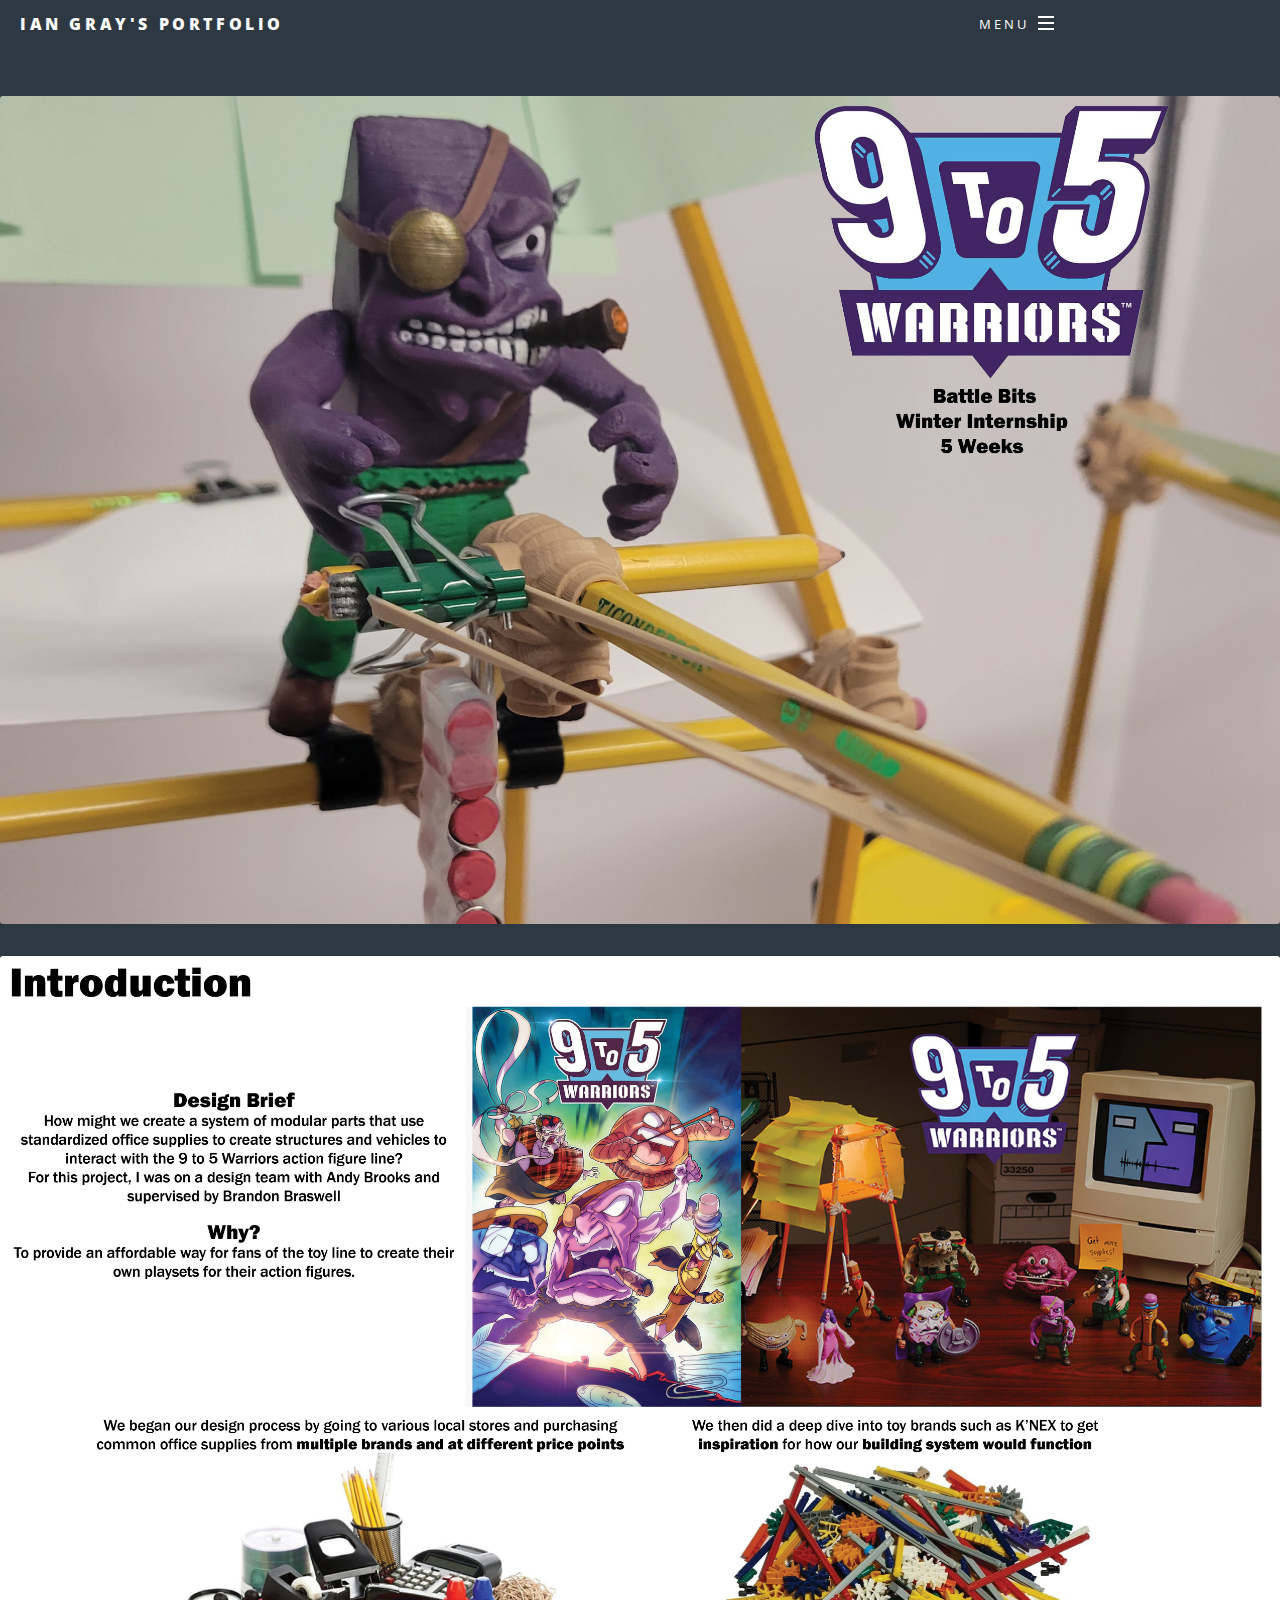
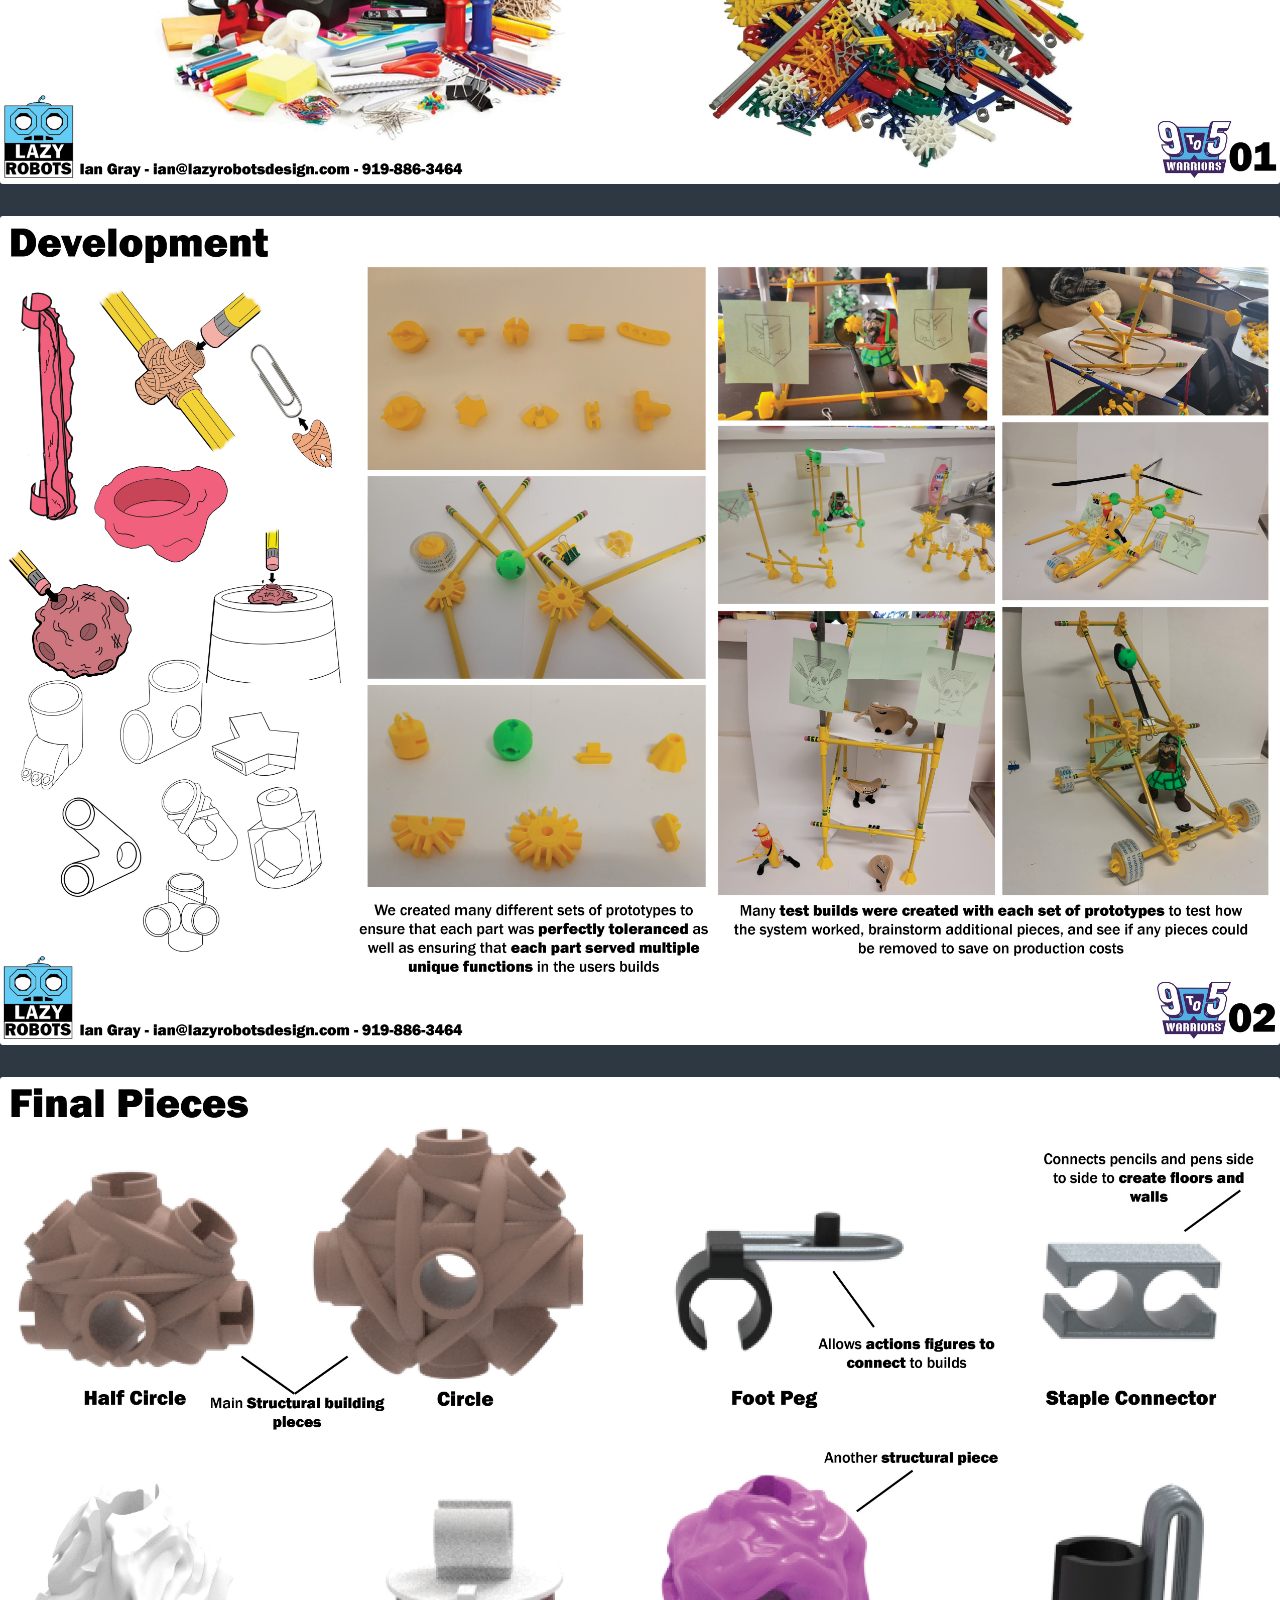
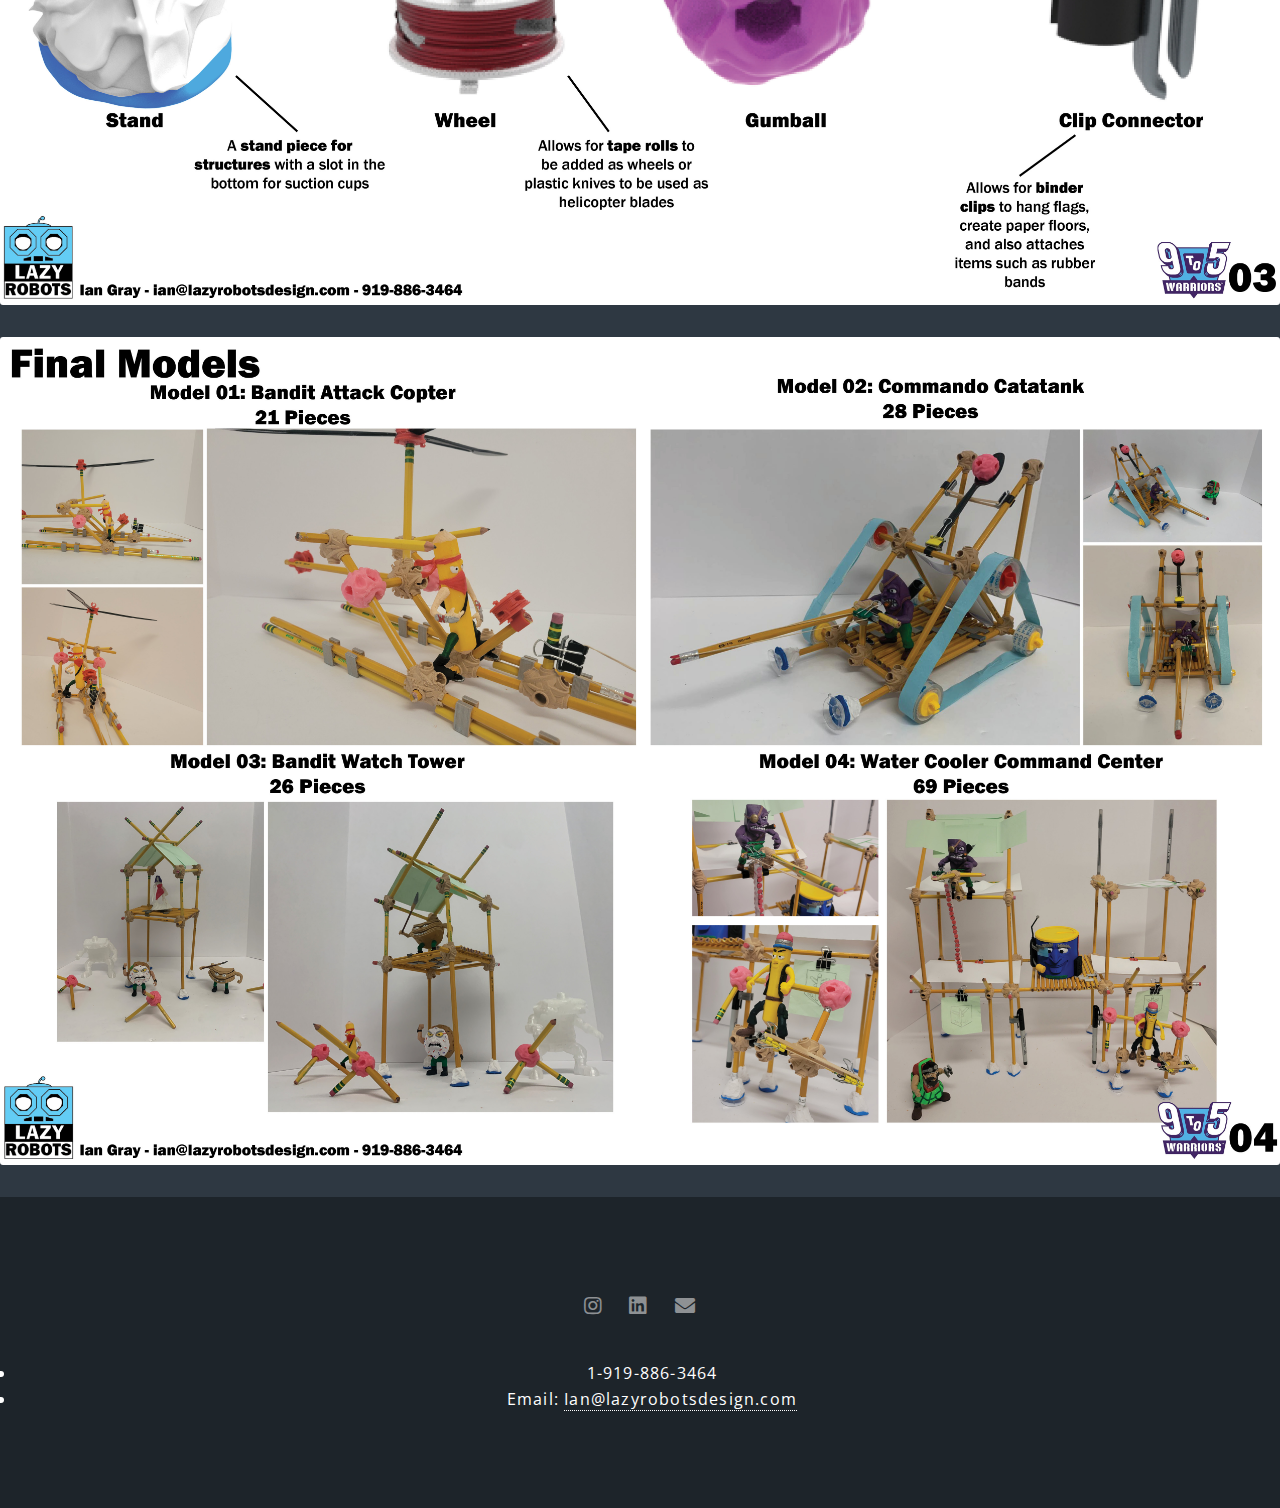
<file: battlebits.html>
<!DOCTYPE HTML>
<!--
	Spectral by HTML5 UP
	html5up.net | @ajlkn
	Free for personal and commercial use under the CCA 3.0 license (html5up.net/license)
-->
<html>
	<head>
		<title>Generic - Spectral by HTML5 UP</title>
		<meta charset="utf-8" />
		<meta name="viewport" content="width=device-width, initial-scale=1, user-scalable=no" />
		<link rel="stylesheet" href="assets/css/main.css" />
		<noscript><link rel="stylesheet" href="assets/css/noscript.css" /></noscript>
	</head>
	<body class="is-preload">

		<!-- Page Wrapper -->
			<div id="page-wrapper">

				<!-- Header -->
					<header id="header">
						<h1><a href="index.html">Ian Gray's Portfolio</a></h1>
						<nav id="nav">
							<ul>
								<li class="special">
									<a href="#menu" class="menuToggle"><span>Menu</span></a>
									<div id="menu">
										<ul>
											<li><a href="index.html">Home</a></li>
											<li><a href="portfolio.html">Full Portfolio</a></li>
											<li><a href="modieval.html">Modieval: creativity igniting action figures</a></li>
											<li><a href="carnelian.html">Carnelian: welcoming outdoor restaurant lighting</a></li>
											<li><a href="battlebits.html">Battle Bits: 9 To 5 Warriors play sets</a></li>
											<li><a href="mockett.html">Mockett: Bent steel door stop</a></li>
											<li><a href="glucoseguardians.html">Glucose Guardians: Type 1 Diabetes based toys</a></li>
										</ul>
									</div>
								</li>
							</ul>
						</nav>
					</header>

				<!-- Main -->
					<article id="main">
						<div class="col-12"><span class="image fit"><img src="images/Bits.jpg" alt="" /></span></div>
						<div class="col-12"><span class="image fit"><img src="images/Bits2.jpg" alt="" /></span></div>
						<div class="col-12"><span class="image fit"><img src="images/Bits3.jpg" alt="" /></span></div>
						<div class="col-12"><span class="image fit"><img src="images/Bits4.jpg" alt="" /></span></div>
						<div class="col-12"><span class="image fit"><img src="images/Bits5.jpg" alt="" /></span></div>
					</article>

				<!-- Footer -->
					<footer id="footer">
						<ul class="icons">
							<li><a href="https://www.instagram.com/lazyrobots/" class="icon brands fa-instagram"><span class="label">Instagram</span></a></li>
							<li><a href="https://www.linkedin.com/in/ian-gray-b70662263/" class="icon brands fa-linkedin"><span class="label">Linkedin</span></a></li>
							<li><a href="mailto:Ian@lazyrobotsdesign.com" class="icon solid fa-envelope"><span class="label">Email</span></a></li>
						</ul>
						<ul>
							<li>1-919-886-3464 </li><li>Email: <a href="mailto:Ian@lazyrobotsdesign.com">Ian@lazyrobotsdesign.com</a></li>
						</ul>
					</footer>

			</div>

		<!-- Scripts -->
			<script src="assets/js/jquery.min.js"></script>
			<script src="assets/js/jquery.scrollex.min.js"></script>
			<script src="assets/js/jquery.scrolly.min.js"></script>
			<script src="assets/js/browser.min.js"></script>
			<script src="assets/js/breakpoints.min.js"></script>
			<script src="assets/js/util.js"></script>
			<script src="assets/js/main.js"></script>

	</body>
</html>
</file>
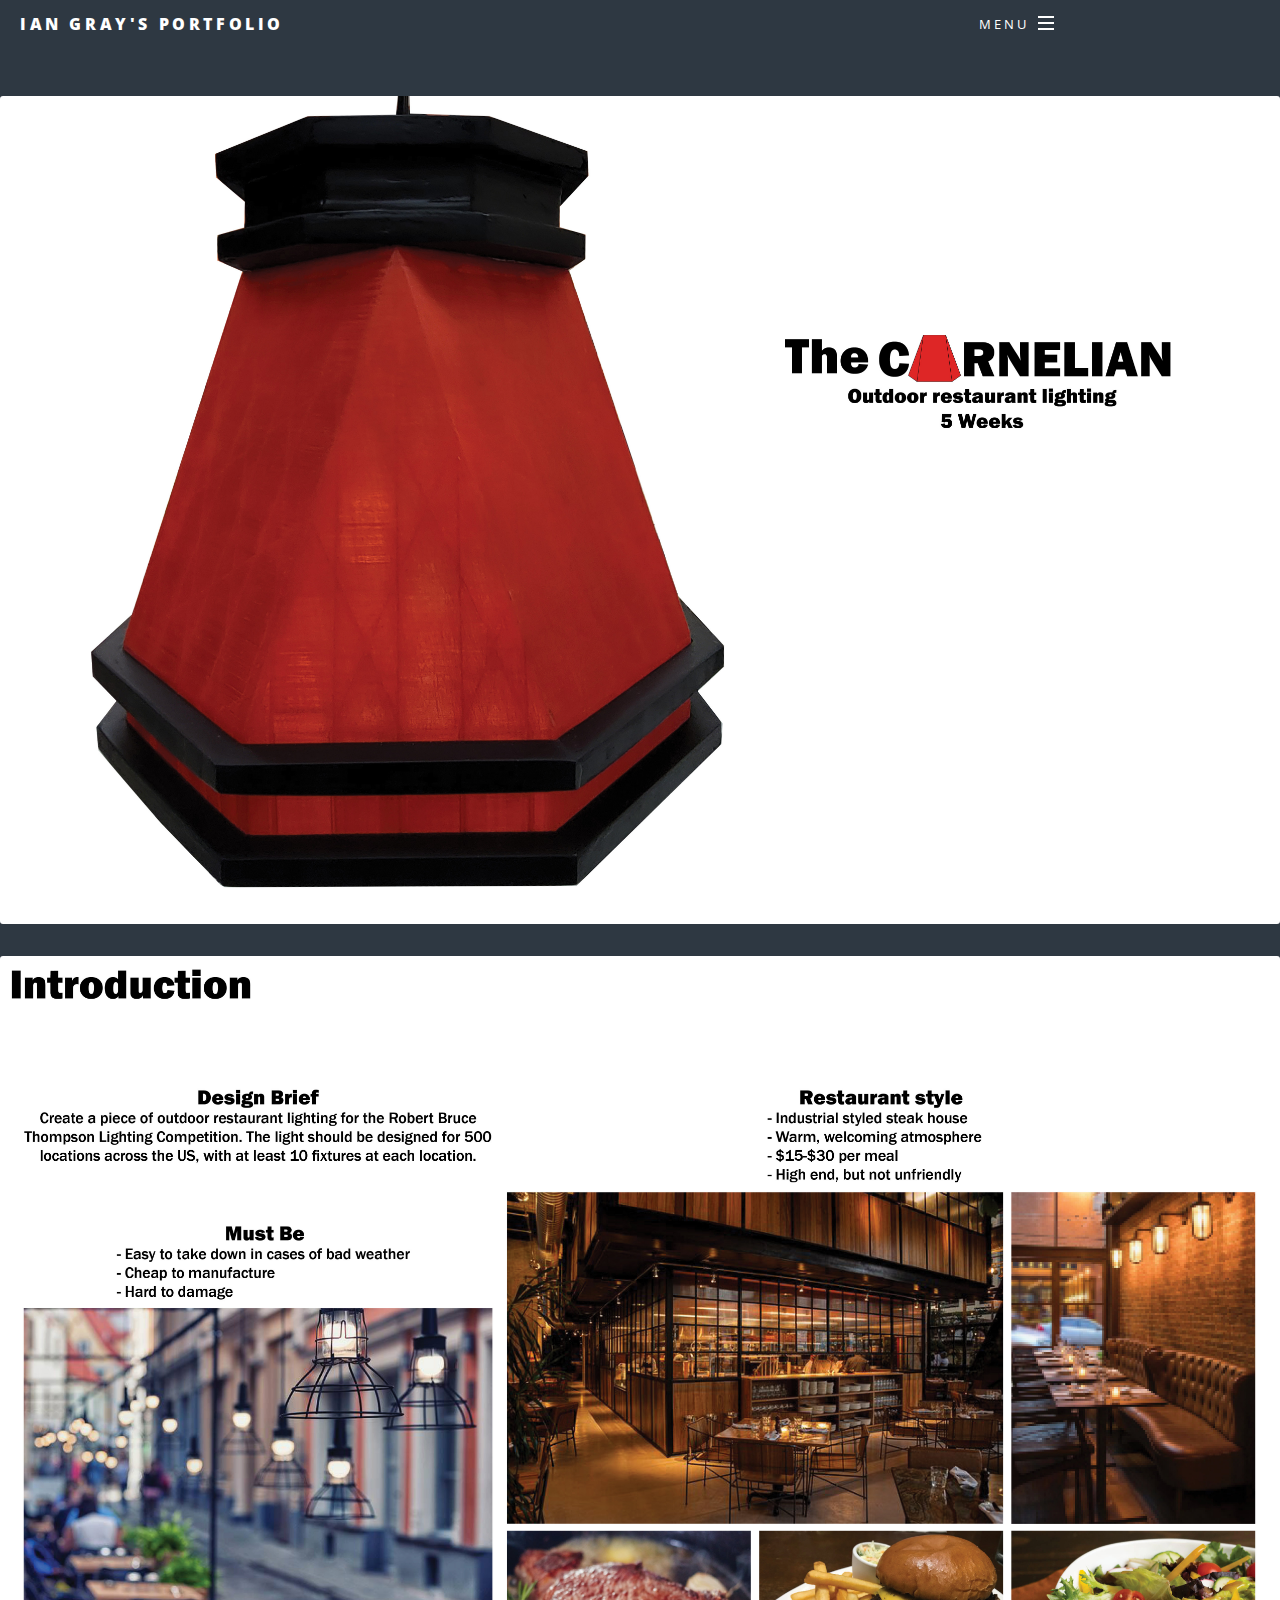
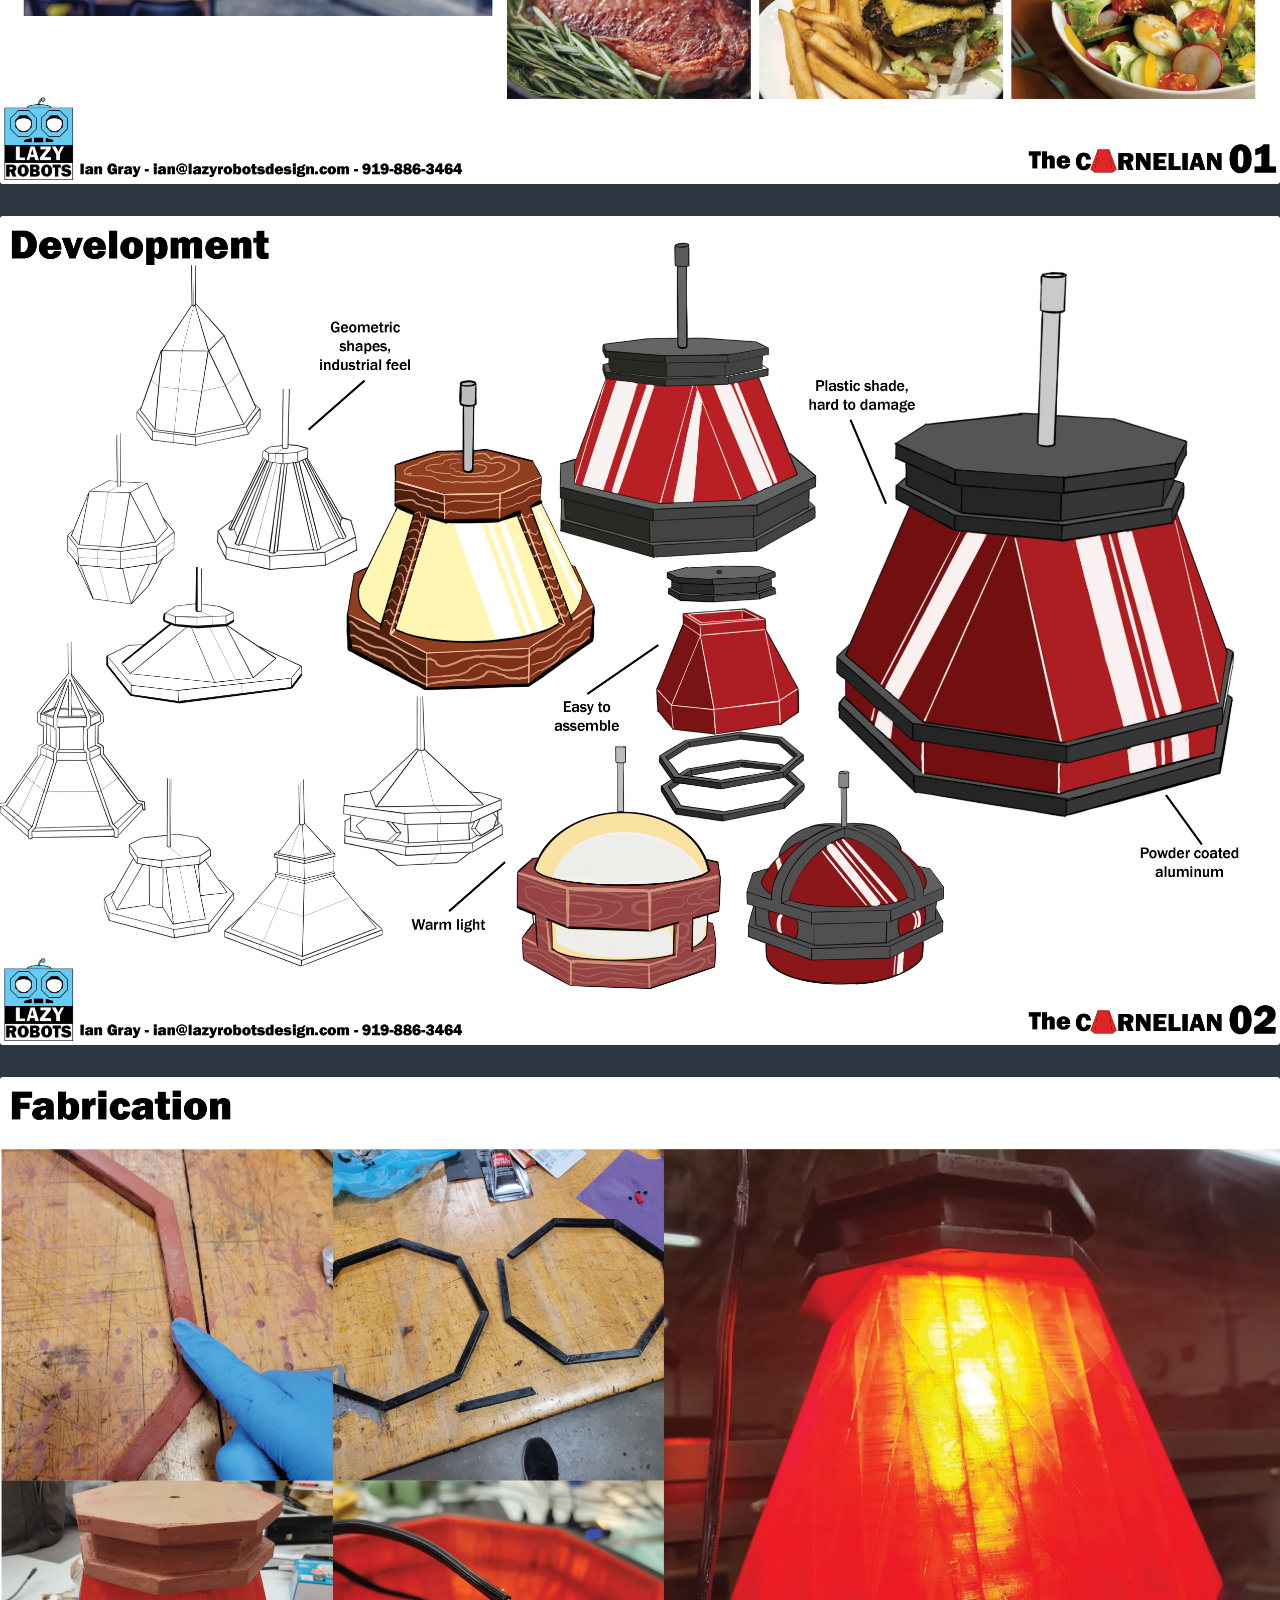
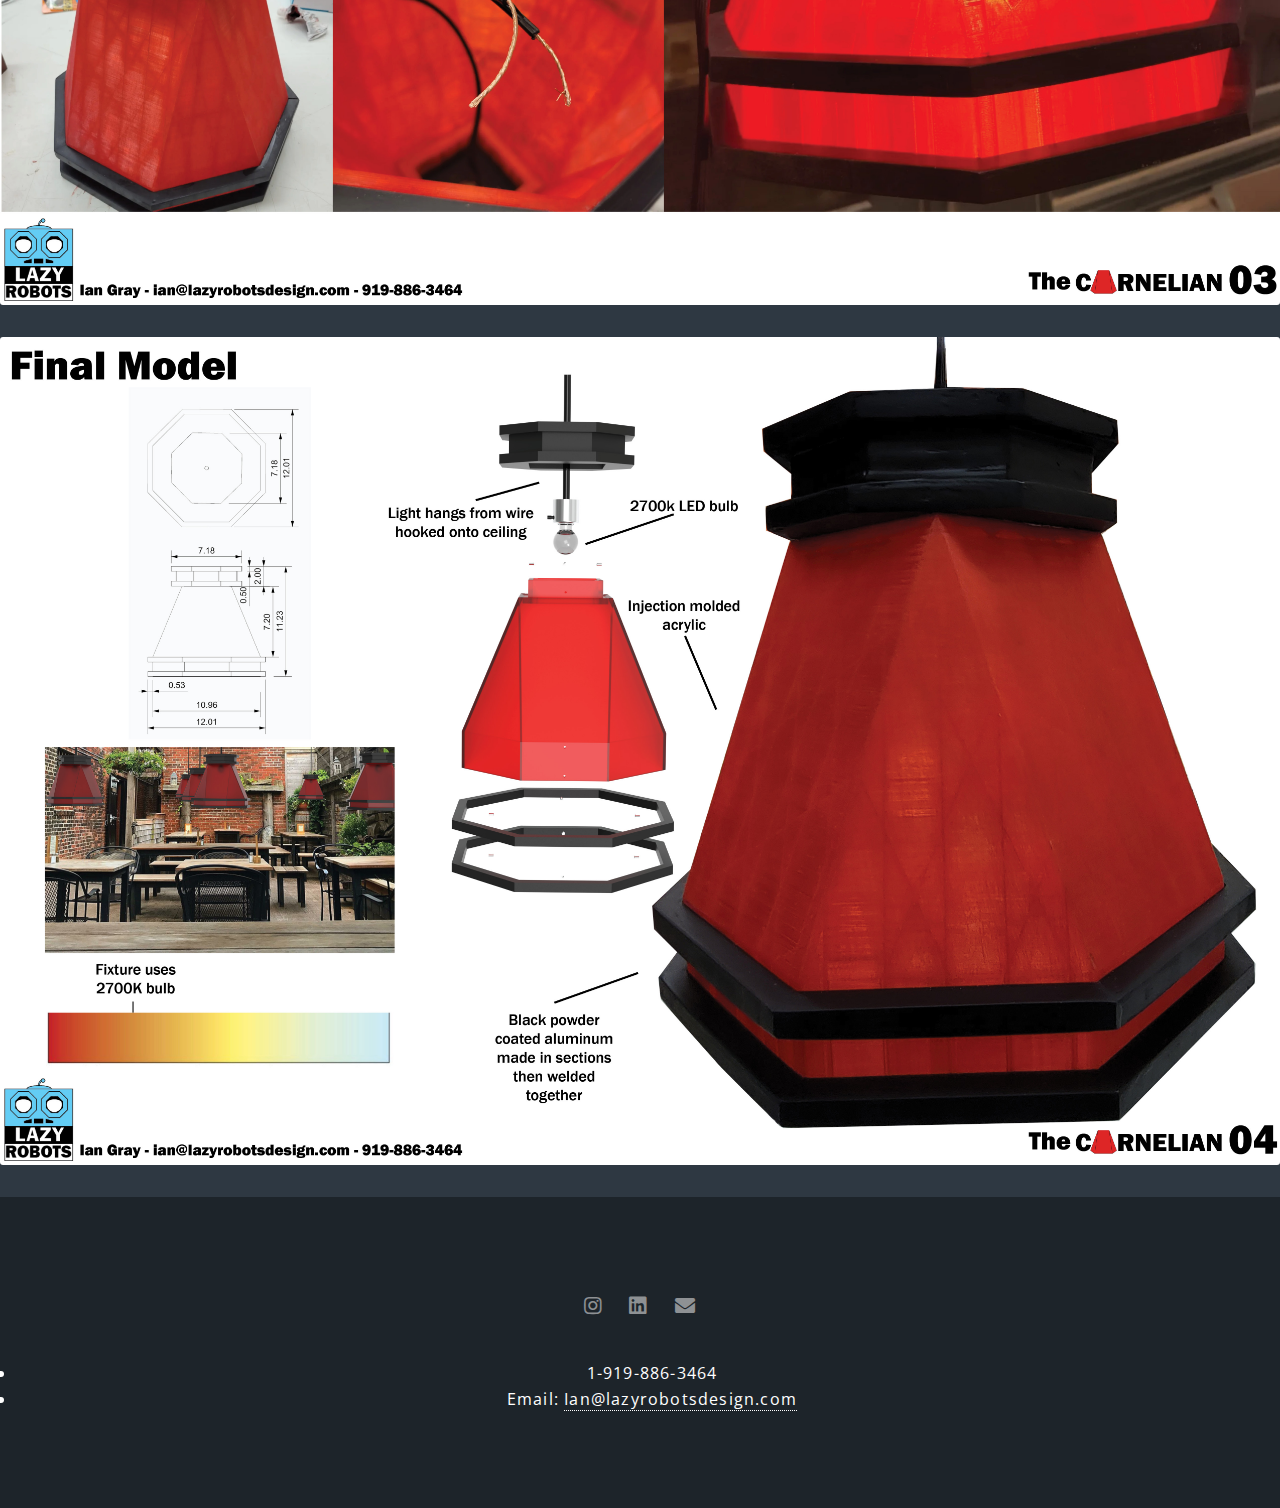
<file: carnelian.html>
<!DOCTYPE HTML>
<!--
	Spectral by HTML5 UP
	html5up.net | @ajlkn
	Free for personal and commercial use under the CCA 3.0 license (html5up.net/license)
-->
<html>
	<head>
		<title>Generic - Spectral by HTML5 UP</title>
		<meta charset="utf-8" />
		<meta name="viewport" content="width=device-width, initial-scale=1, user-scalable=no" />
		<link rel="stylesheet" href="assets/css/main.css" />
		<noscript><link rel="stylesheet" href="assets/css/noscript.css" /></noscript>
	</head>
	<body class="is-preload">

		<!-- Page Wrapper -->
			<div id="page-wrapper">

				<!-- Header -->
					<header id="header">
						<h1><a href="index.html">Ian Gray's Portfolio</a></h1>
						<nav id="nav">
							<ul>
								<li class="special">
									<a href="#menu" class="menuToggle"><span>Menu</span></a>
									<div id="menu">
										<ul>
											<li><a href="index.html">Home</a></li>
											<li><a href="portfolio.html">Full Portfolio</a></li>
											<li><a href="modieval.html">Modieval: creativity igniting action figures</a></li>
											<li><a href="carnelian.html">Carnelian: welcoming outdoor restaurant lighting</a></li>
											<li><a href="battlebits.html">Battle Bits: 9 To 5 Warriors play sets</a></li>
											<li><a href="mockett.html">Mockett: Bent steel door stop</a></li>
											<li><a href="glucoseguardians.html">Glucose Guardians: Type 1 Diabetes based toys</a></li>
										</ul>
									</div>
								</li>
							</ul>
						</nav>
					</header>

				<!-- Main -->
					<article id="main">
						<div class="col-12"><span class="image fit"><img src="images/Carnelian.jpg" alt="" /></span></div>
						<div class="col-12"><span class="image fit"><img src="images/Carnelian2.jpg" alt="" /></span></div>
						<div class="col-12"><span class="image fit"><img src="images/Carnelian3.jpg" alt="" /></span></div>
						<div class="col-12"><span class="image fit"><img src="images/Carnelian4.jpg" alt="" /></span></div>
						<div class="col-12"><span class="image fit"><img src="images/Carnelian5.jpg" alt="" /></span></div>
					</article>

				<!-- Footer -->
					<footer id="footer">
						<ul class="icons">
							<li><a href="https://www.instagram.com/lazyrobots/" class="icon brands fa-instagram"><span class="label">Instagram</span></a></li>
							<li><a href="https://www.linkedin.com/in/ian-gray-b70662263/" class="icon brands fa-linkedin"><span class="label">Linkedin</span></a></li>
							<li><a href="mailto:Ian@lazyrobotsdesign.com" class="icon solid fa-envelope"><span class="label">Email</span></a></li>
						</ul>
						<ul>
							<li> 1-919-886-3464 </li><li>Email: <a href="mailto:Ian@lazyrobotsdesign.com">Ian@lazyrobotsdesign.com</a></li>
						</ul>
					</footer>

			</div>

		<!-- Scripts -->
			<script src="assets/js/jquery.min.js"></script>
			<script src="assets/js/jquery.scrollex.min.js"></script>
			<script src="assets/js/jquery.scrolly.min.js"></script>
			<script src="assets/js/browser.min.js"></script>
			<script src="assets/js/breakpoints.min.js"></script>
			<script src="assets/js/util.js"></script>
			<script src="assets/js/main.js"></script>

	</body>
</html>
</file>
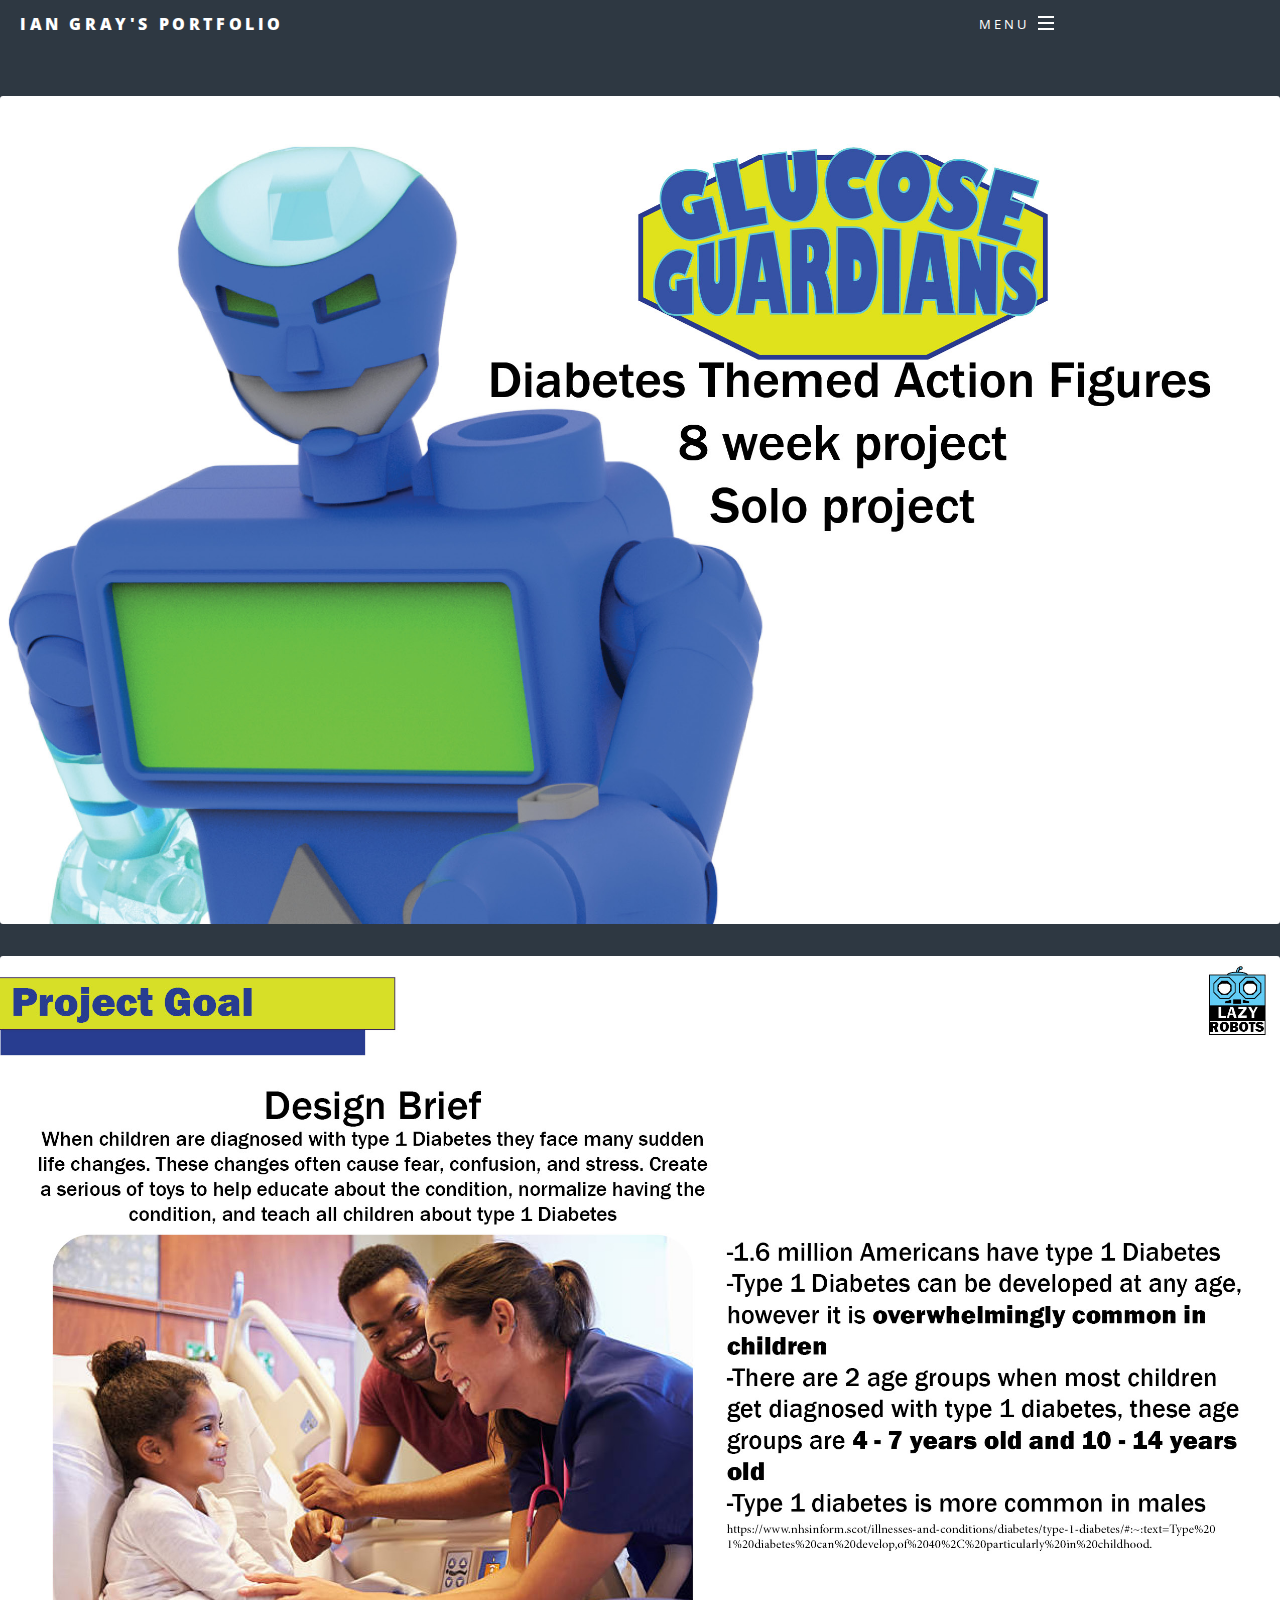
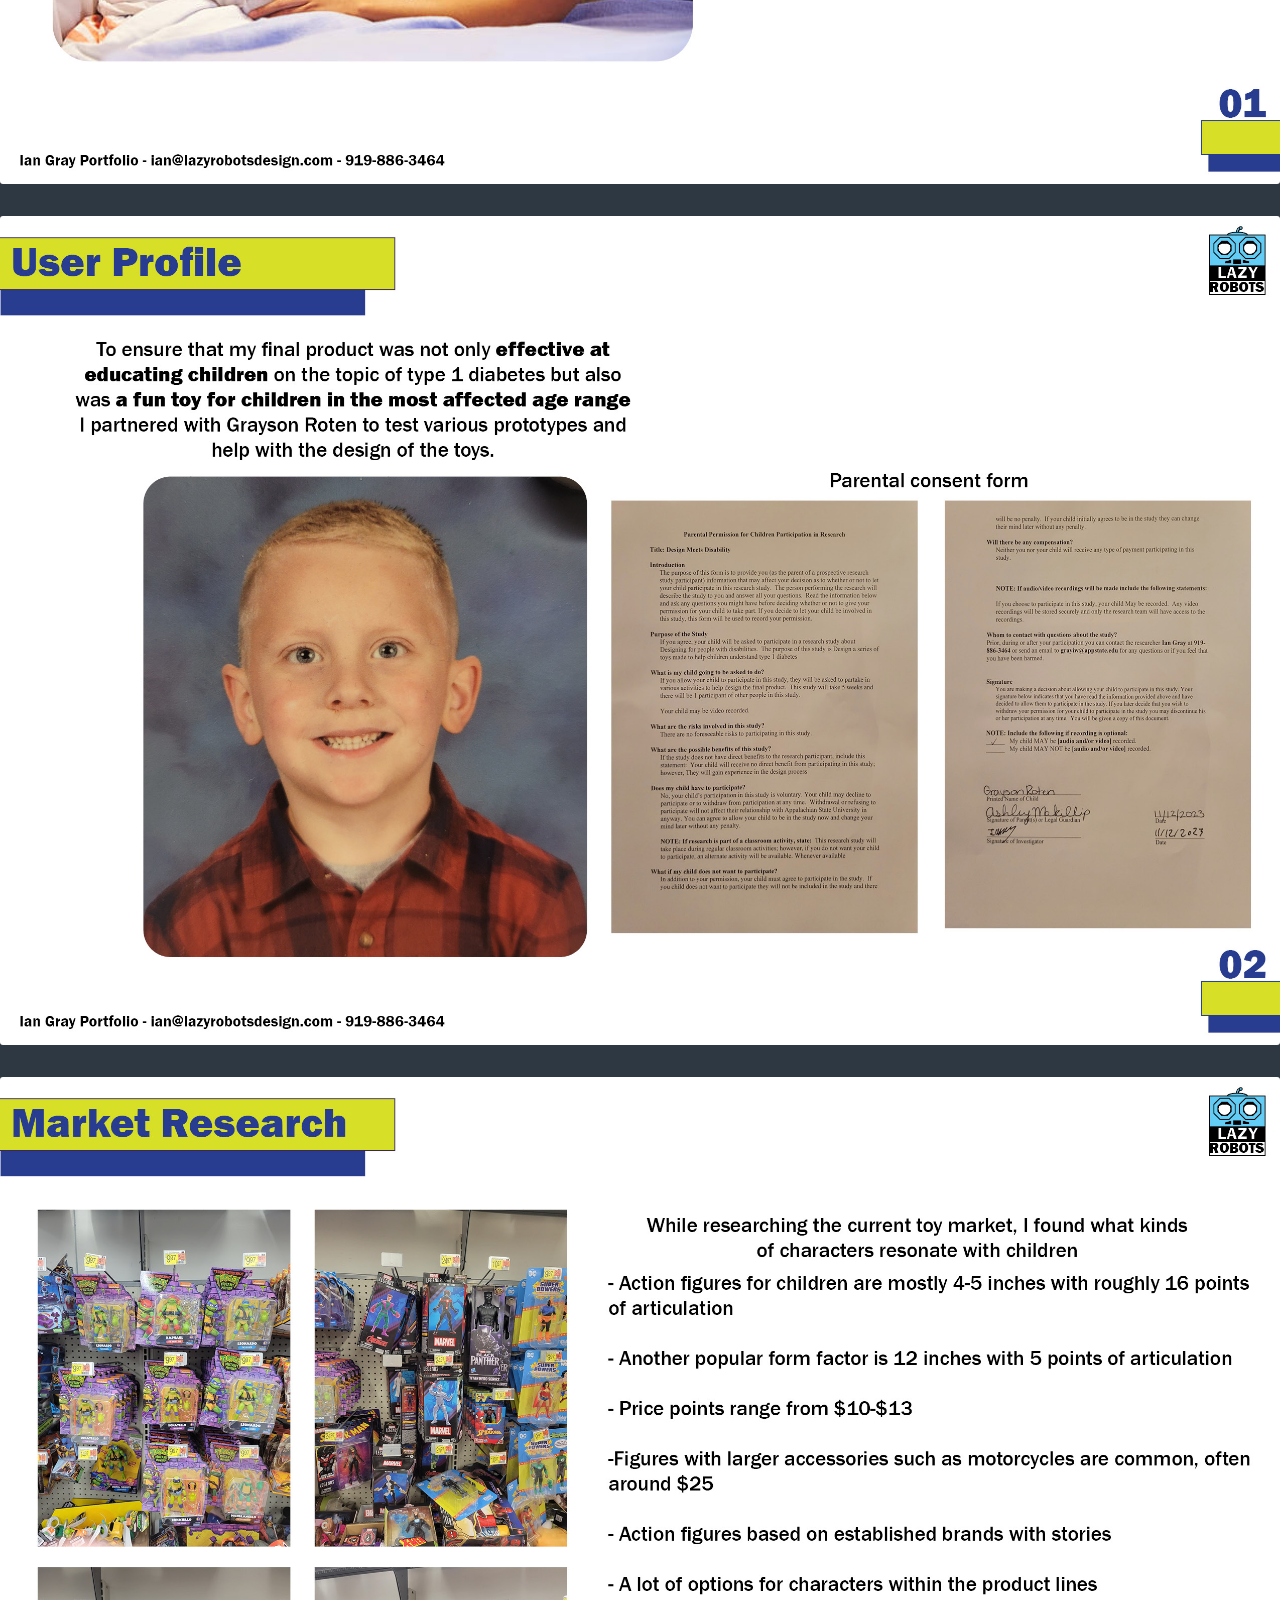
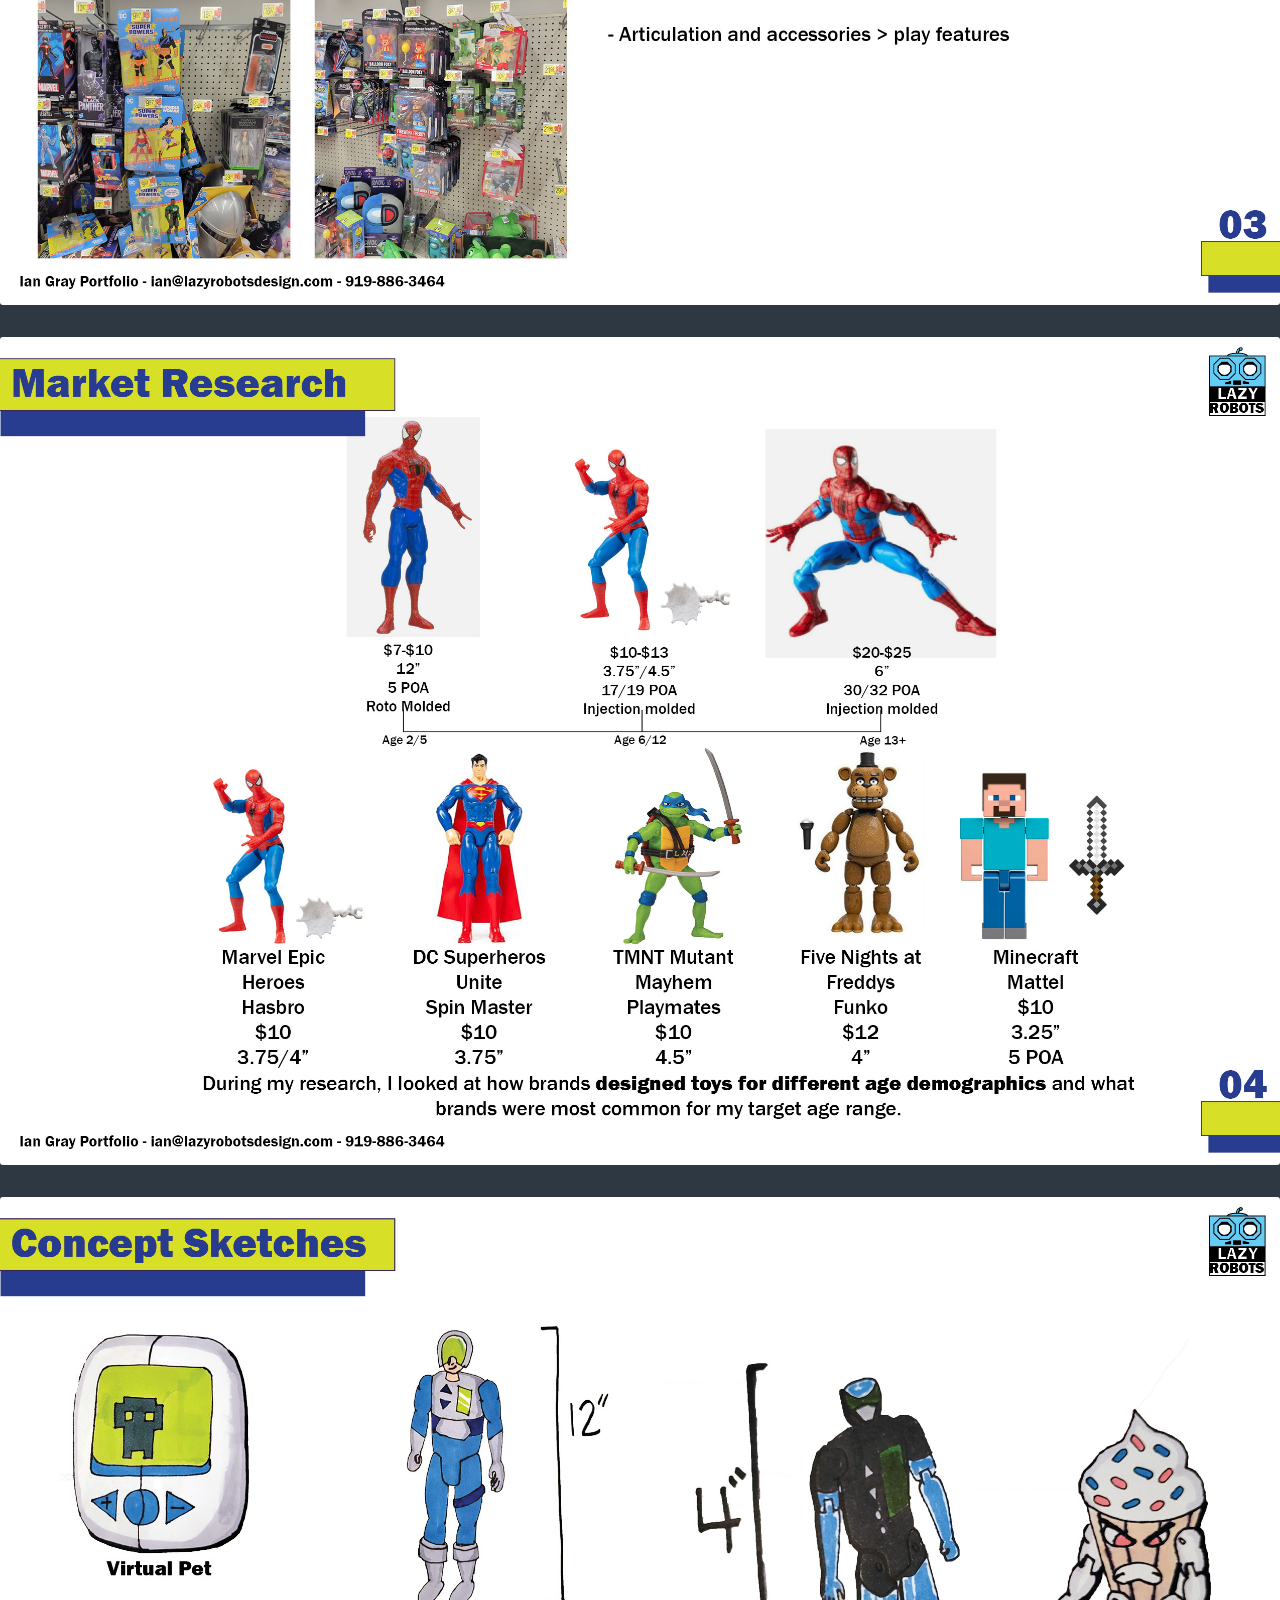
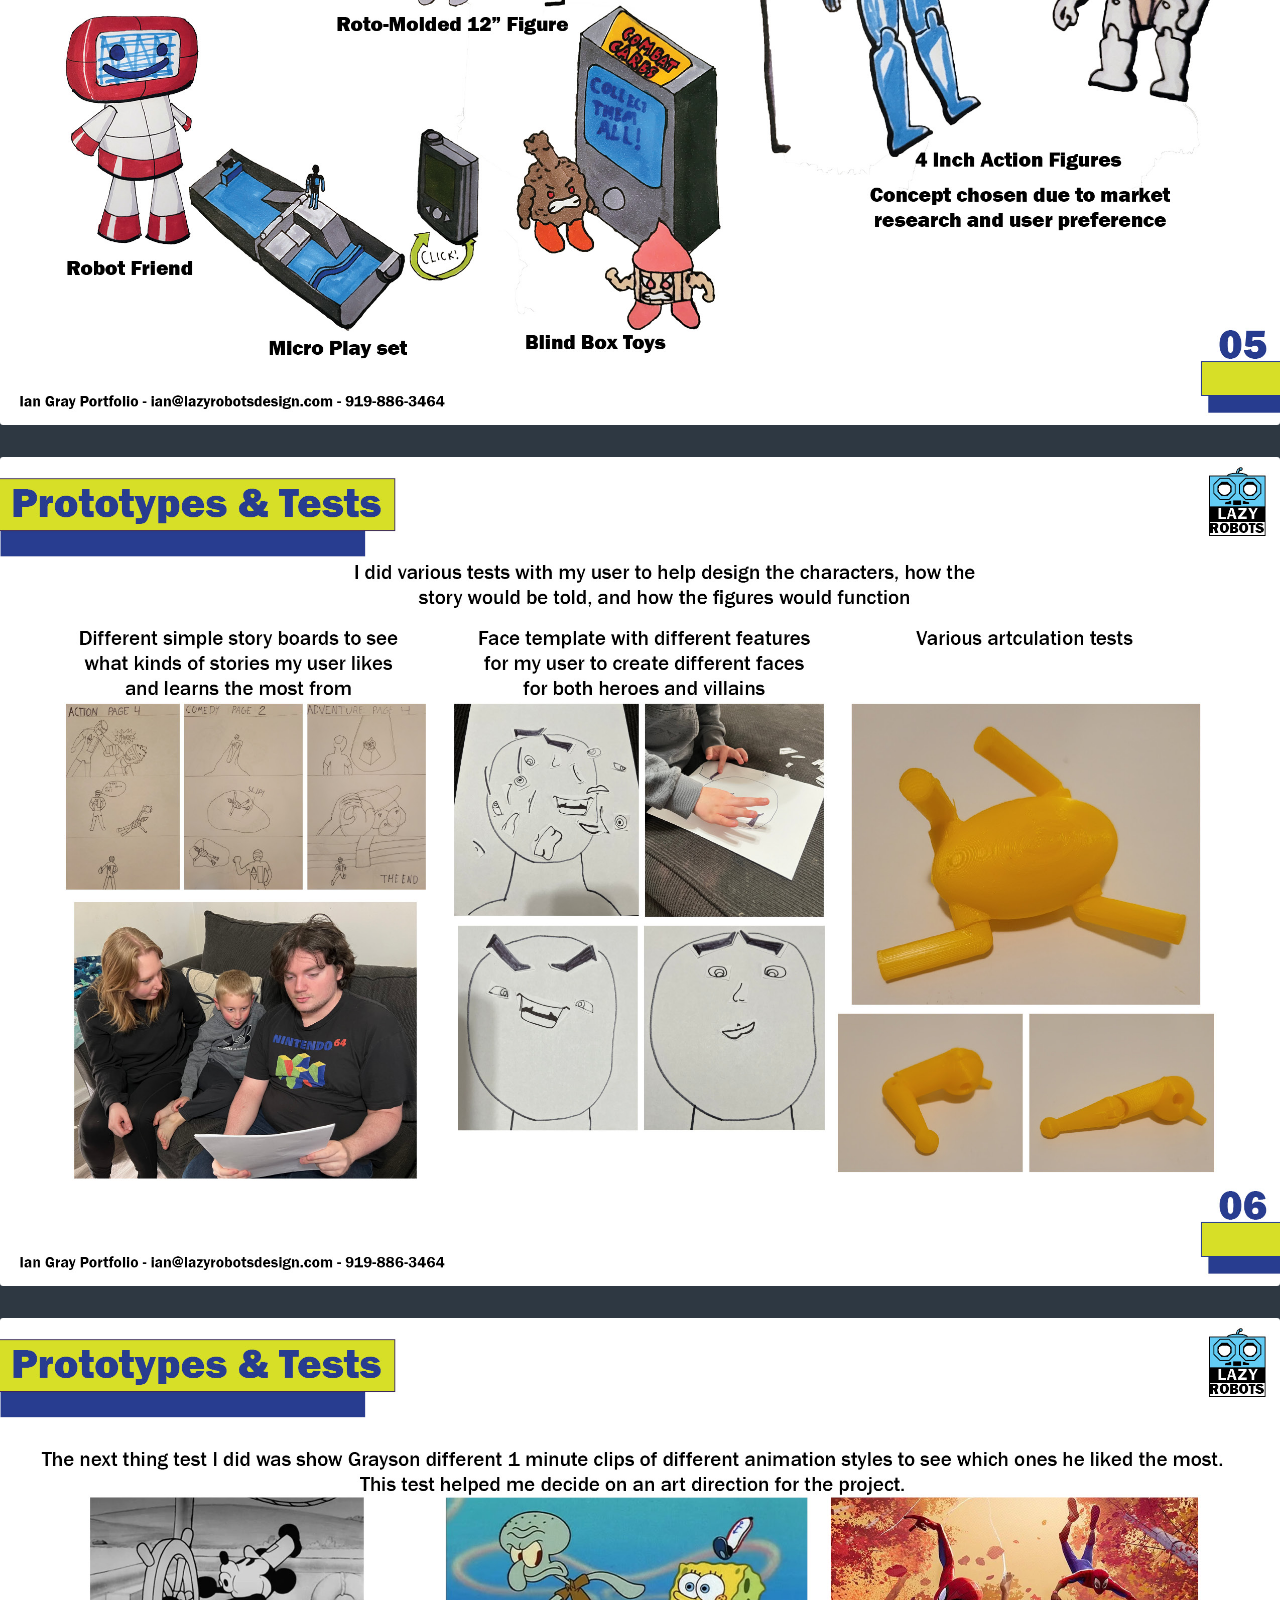
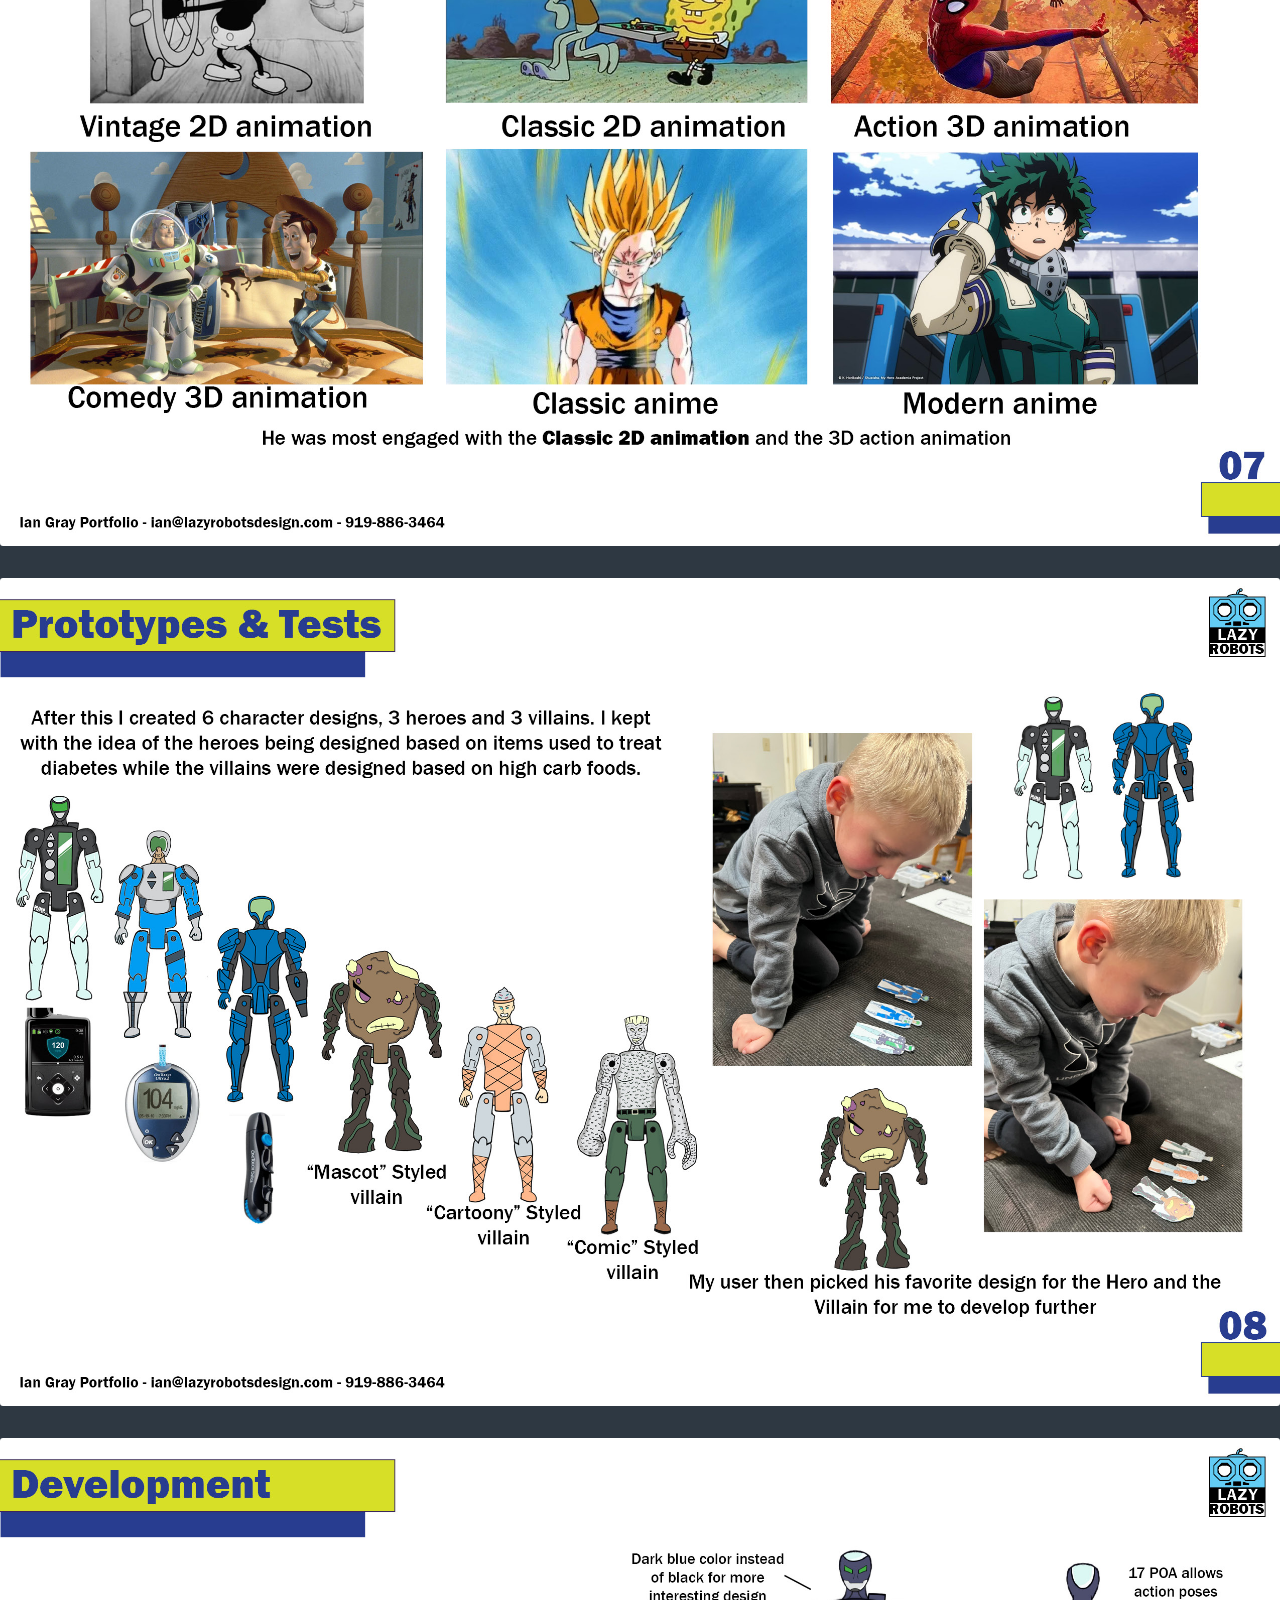
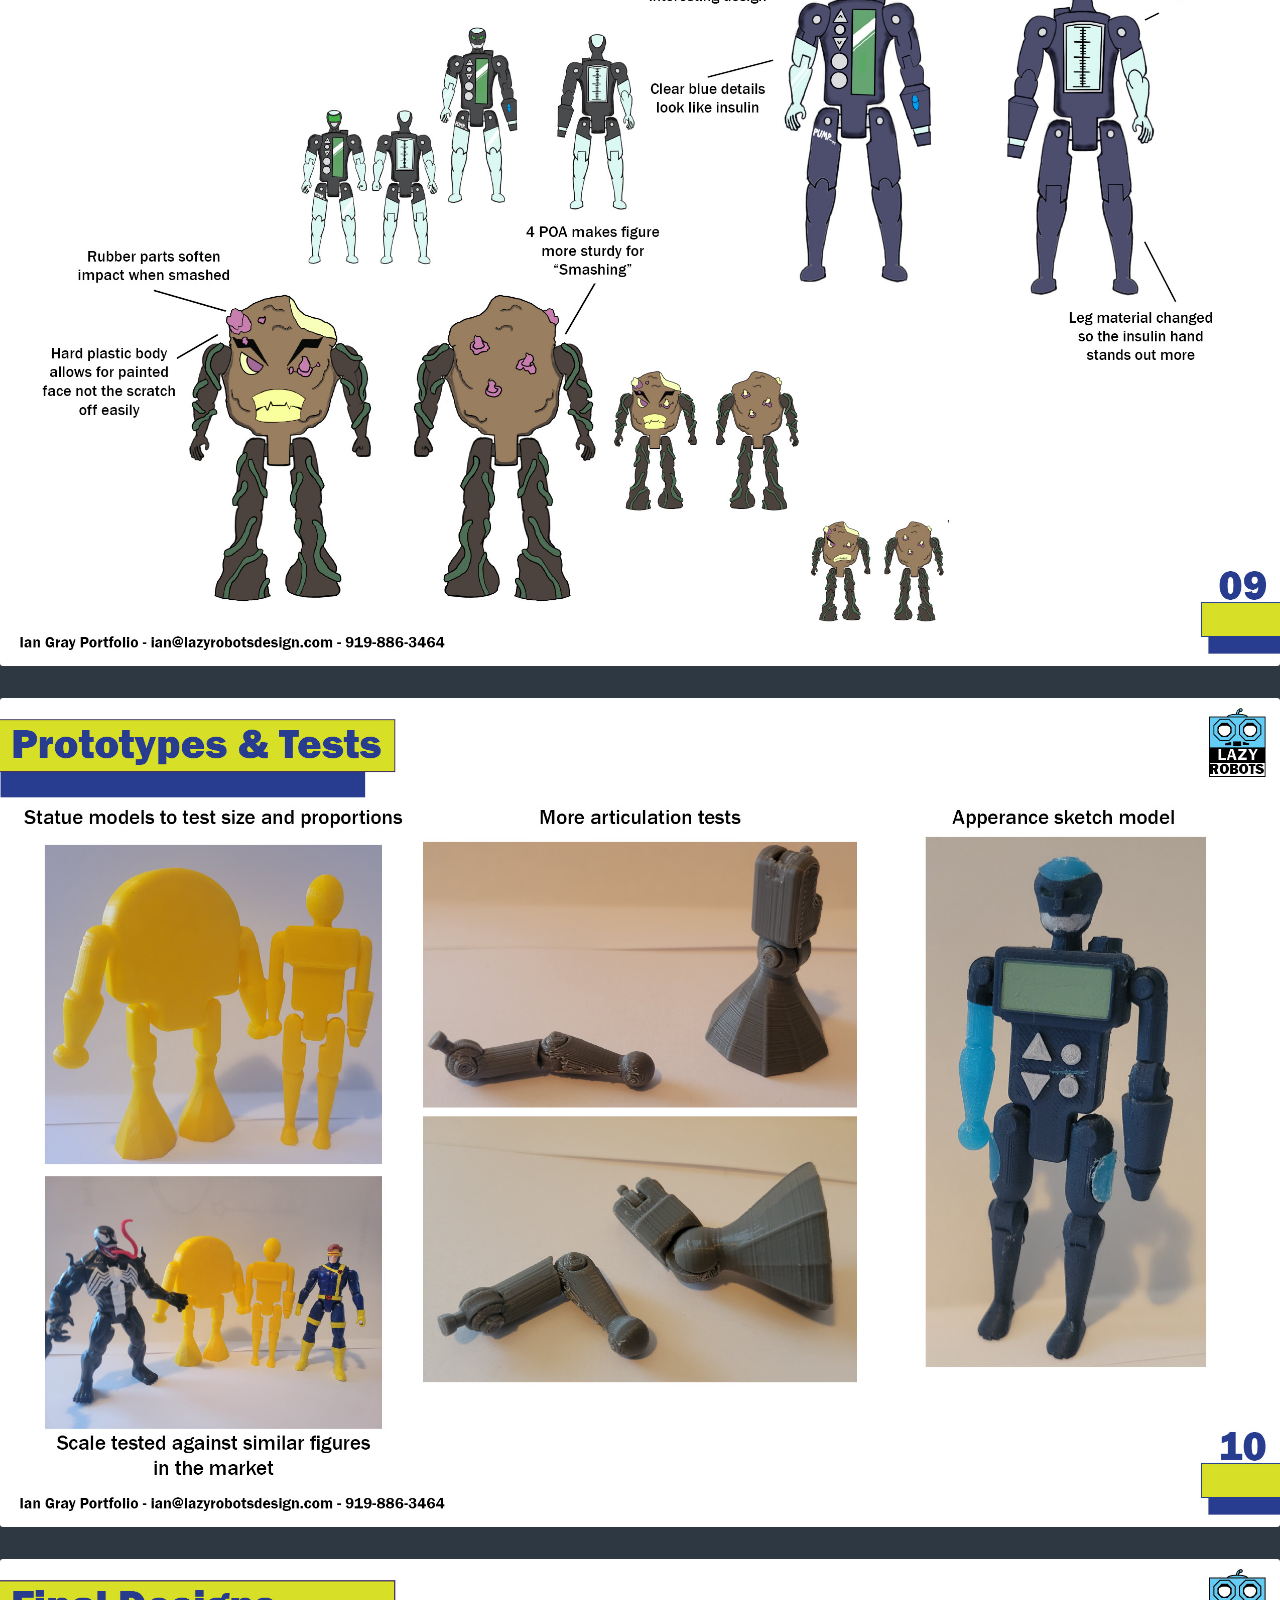
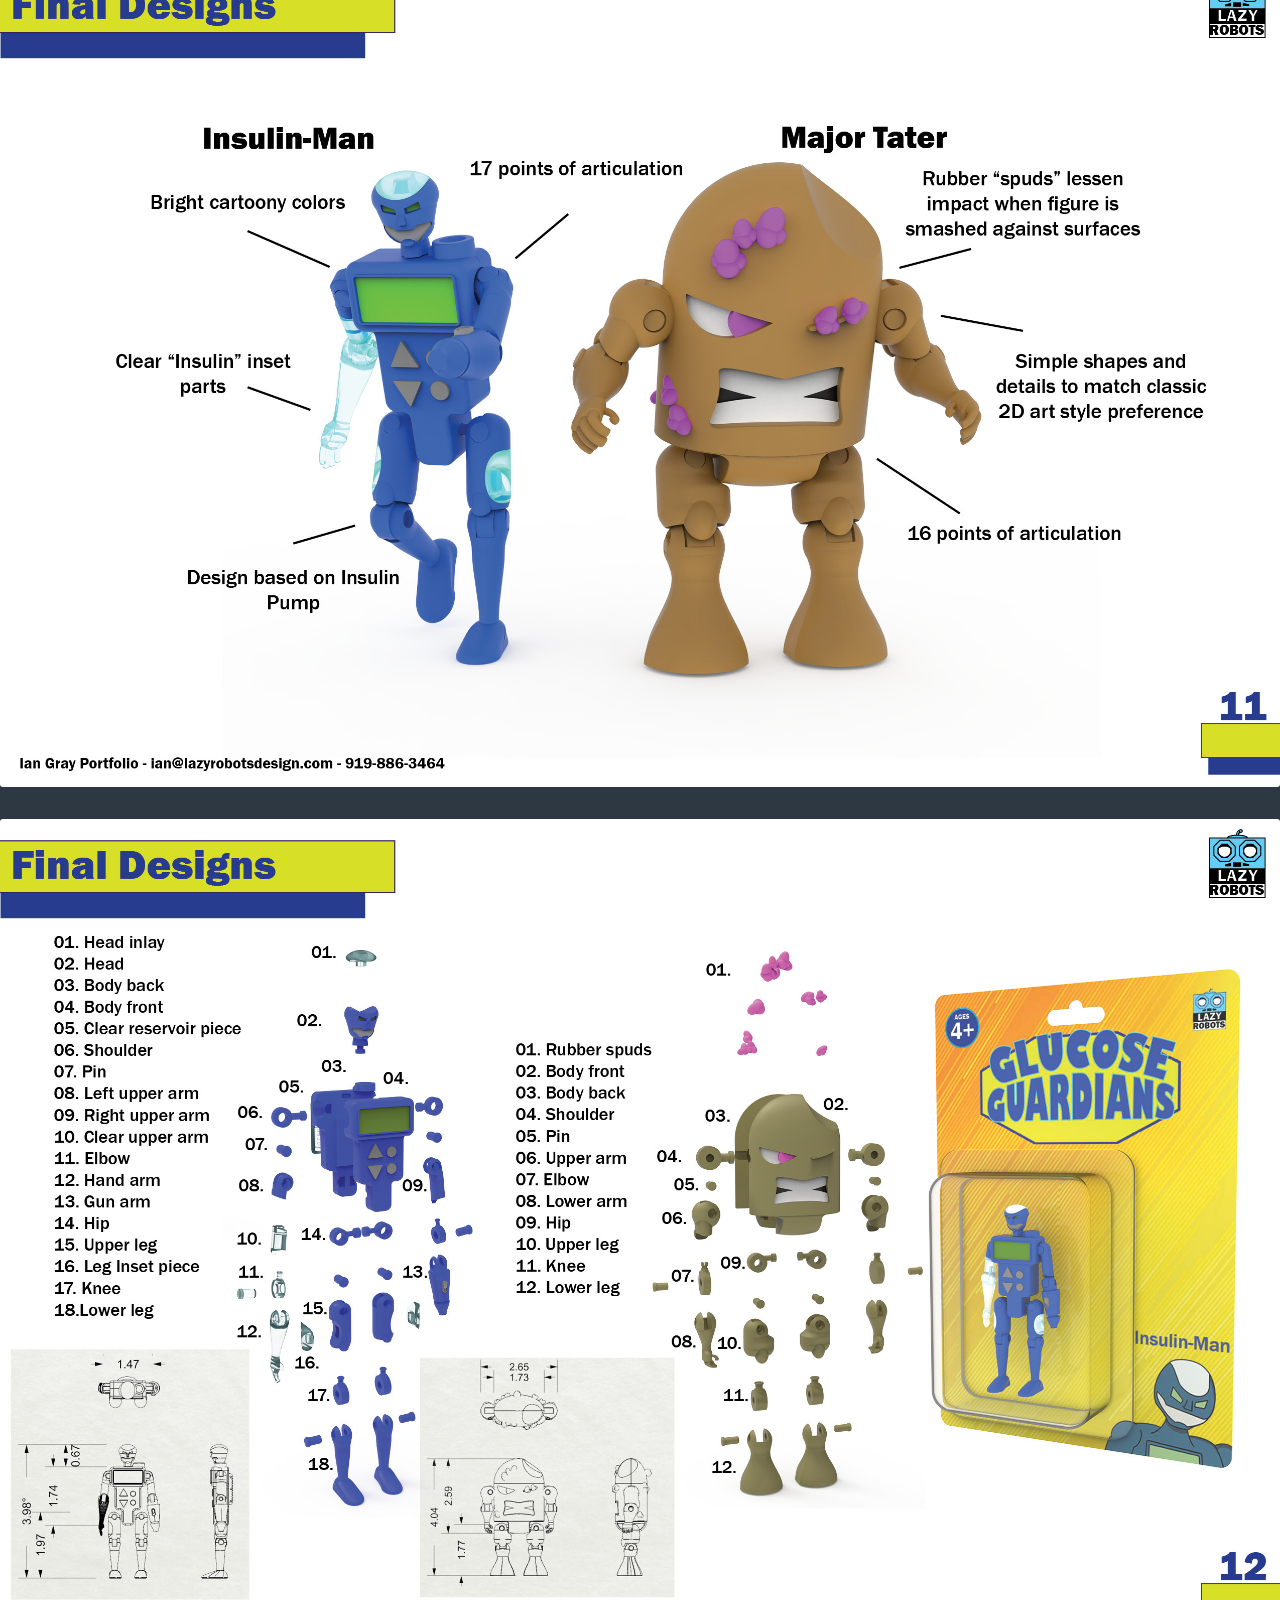
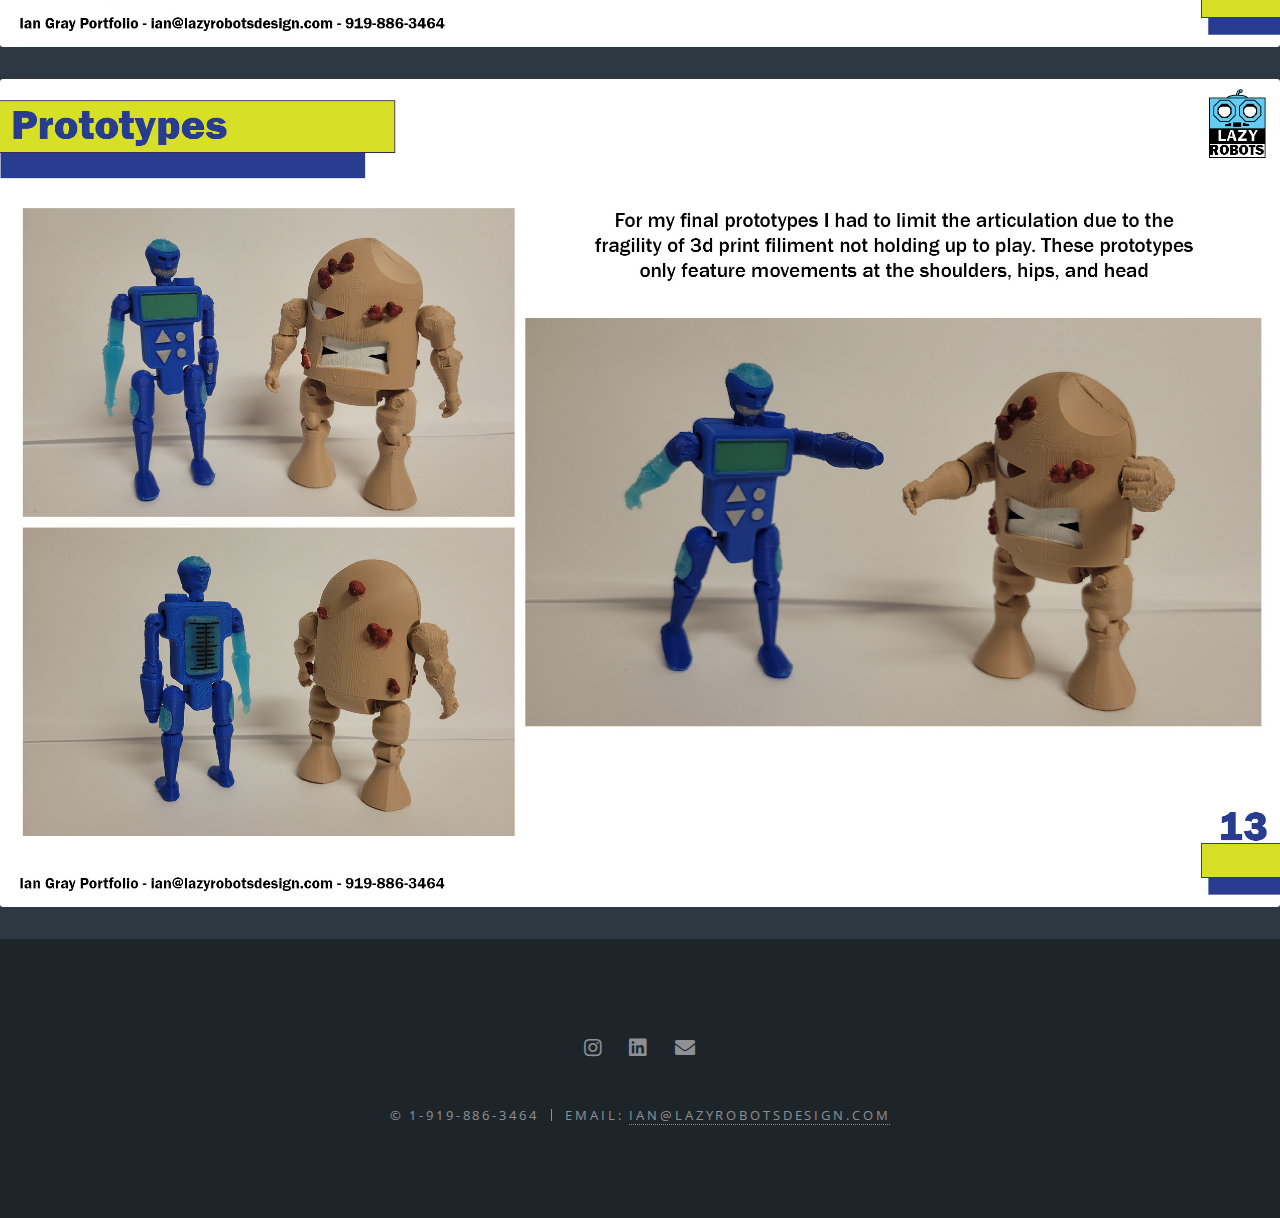
<file: glucoseguardians.html>
<!DOCTYPE HTML>
<!--
	Spectral by HTML5 UP
	html5up.net | @ajlkn
	Free for personal and commercial use under the CCA 3.0 license (html5up.net/license)
-->
<html>
	<head>
		<title>Generic - Spectral by HTML5 UP</title>
		<meta charset="utf-8" />
		<meta name="viewport" content="width=device-width, initial-scale=1, user-scalable=no" />
		<link rel="stylesheet" href="assets/css/main.css" />
		<noscript><link rel="stylesheet" href="assets/css/noscript.css" /></noscript>
	</head>
	<body class="is-preload">

		<!-- Page Wrapper -->
			<div id="page-wrapper">

				<!-- Header -->
					<header id="header">
						<h1><a href="index.html">Ian Gray's Portfolio</a></h1>
						<nav id="nav">
							<ul>
								<li class="special">
									<a href="#menu" class="menuToggle"><span>Menu</span></a>
									<div id="menu">
										<ul>
											<li><a href="index.html">Home</a></li>
                                            <li><a href="portfolio.html">Portfolio</a></li>
                                            <li><a href="battlebits.html">Battle Bits</a></li>
                                            <li><a href="glucoseguardians.html">Glucose Guardians</a></li>
											<li><a href="moduroids.html">Moduroids Buildable Action Figures</a></li>
											<li><a href="scrubble.html">The ScruBBle</a></li>
											<li><a href="chips.html">Frito-Lay POP Display</a></li>
										</ul>
									</div>
								</li>
							</ul>
						</nav>
					</header>

				<!-- Main -->
					<article id="main">
						<div class="col-12"><span class="image fit"><img src="images/glucoseguardians1.jpg" alt="" /></span></div>
						<div class="col-12"><span class="image fit"><img src="images/glucoseguardians2.jpg" alt="" /></span></div>
						<div class="col-12"><span class="image fit"><img src="images/glucoseguardians3.jpg" alt="" /></span></div>
						<div class="col-12"><span class="image fit"><img src="images/glucoseguardians4.jpg" alt="" /></span></div>
						<div class="col-12"><span class="image fit"><img src="images/glucoseguardians5.jpg" alt="" /></span></div>
                        <div class="col-12"><span class="image fit"><img src="images/glucoseguardians6.jpg" alt="" /></span></div>
                        <div class="col-12"><span class="image fit"><img src="images/glucoseguardians7.jpg" alt="" /></span></div>
                        <div class="col-12"><span class="image fit"><img src="images/glucoseguardians8.jpg" alt="" /></span></div>     
	                    <div class="col-12"><span class="image fit"><img src="images/glucoseguardians9.jpg" alt="" /></span></div>
						<div class="col-12"><span class="image fit"><img src="images/glucoseguardians10.jpg" alt="" /></span></div>
						<div class="col-12"><span class="image fit"><img src="images/glucoseguardians11.jpg" alt="" /></span></div>
						<div class="col-12"><span class="image fit"><img src="images/glucoseguardians12.jpg" alt="" /></span></div>
						<div class="col-12"><span class="image fit"><img src="images/glucoseguardians13.jpg" alt="" /></span></div>
						<div class="col-12"><span class="image fit"><img src="images/glucoseguardians14.jpg" alt="" /></span></div>
					</article>

				<!-- Footer -->
					<footer id="footer">
						<ul class="icons">
							<li><a href="https://www.instagram.com/lazyrobots/" class="icon brands fa-instagram"><span class="label">Instagram</span></a></li>
							<li><a href="https://www.linkedin.com/in/ian-gray-b70662263/" class="icon brands fa-linkedin"><span class="label">Linkedin</span></a></li>
							<li><a href="mailto:Ian@lazyrobotsdesign.com" class="icon solid fa-envelope"><span class="label">Email</span></a></li>
						</ul>
						<ul class="copyright">
							<li>&copy; 1-919-886-3464 </li><li>Email: <a href="mailto:Ian@lazyrobotsdesign.com">Ian@lazyrobotsdesign.com</a></li>
						</ul>
					</footer>

			</div>

		<!-- Scripts -->
			<script src="assets/js/jquery.min.js"></script>
			<script src="assets/js/jquery.scrollex.min.js"></script>
			<script src="assets/js/jquery.scrolly.min.js"></script>
			<script src="assets/js/browser.min.js"></script>
			<script src="assets/js/breakpoints.min.js"></script>
			<script src="assets/js/util.js"></script>
			<script src="assets/js/main.js"></script>

	</body>
</html>
</file>
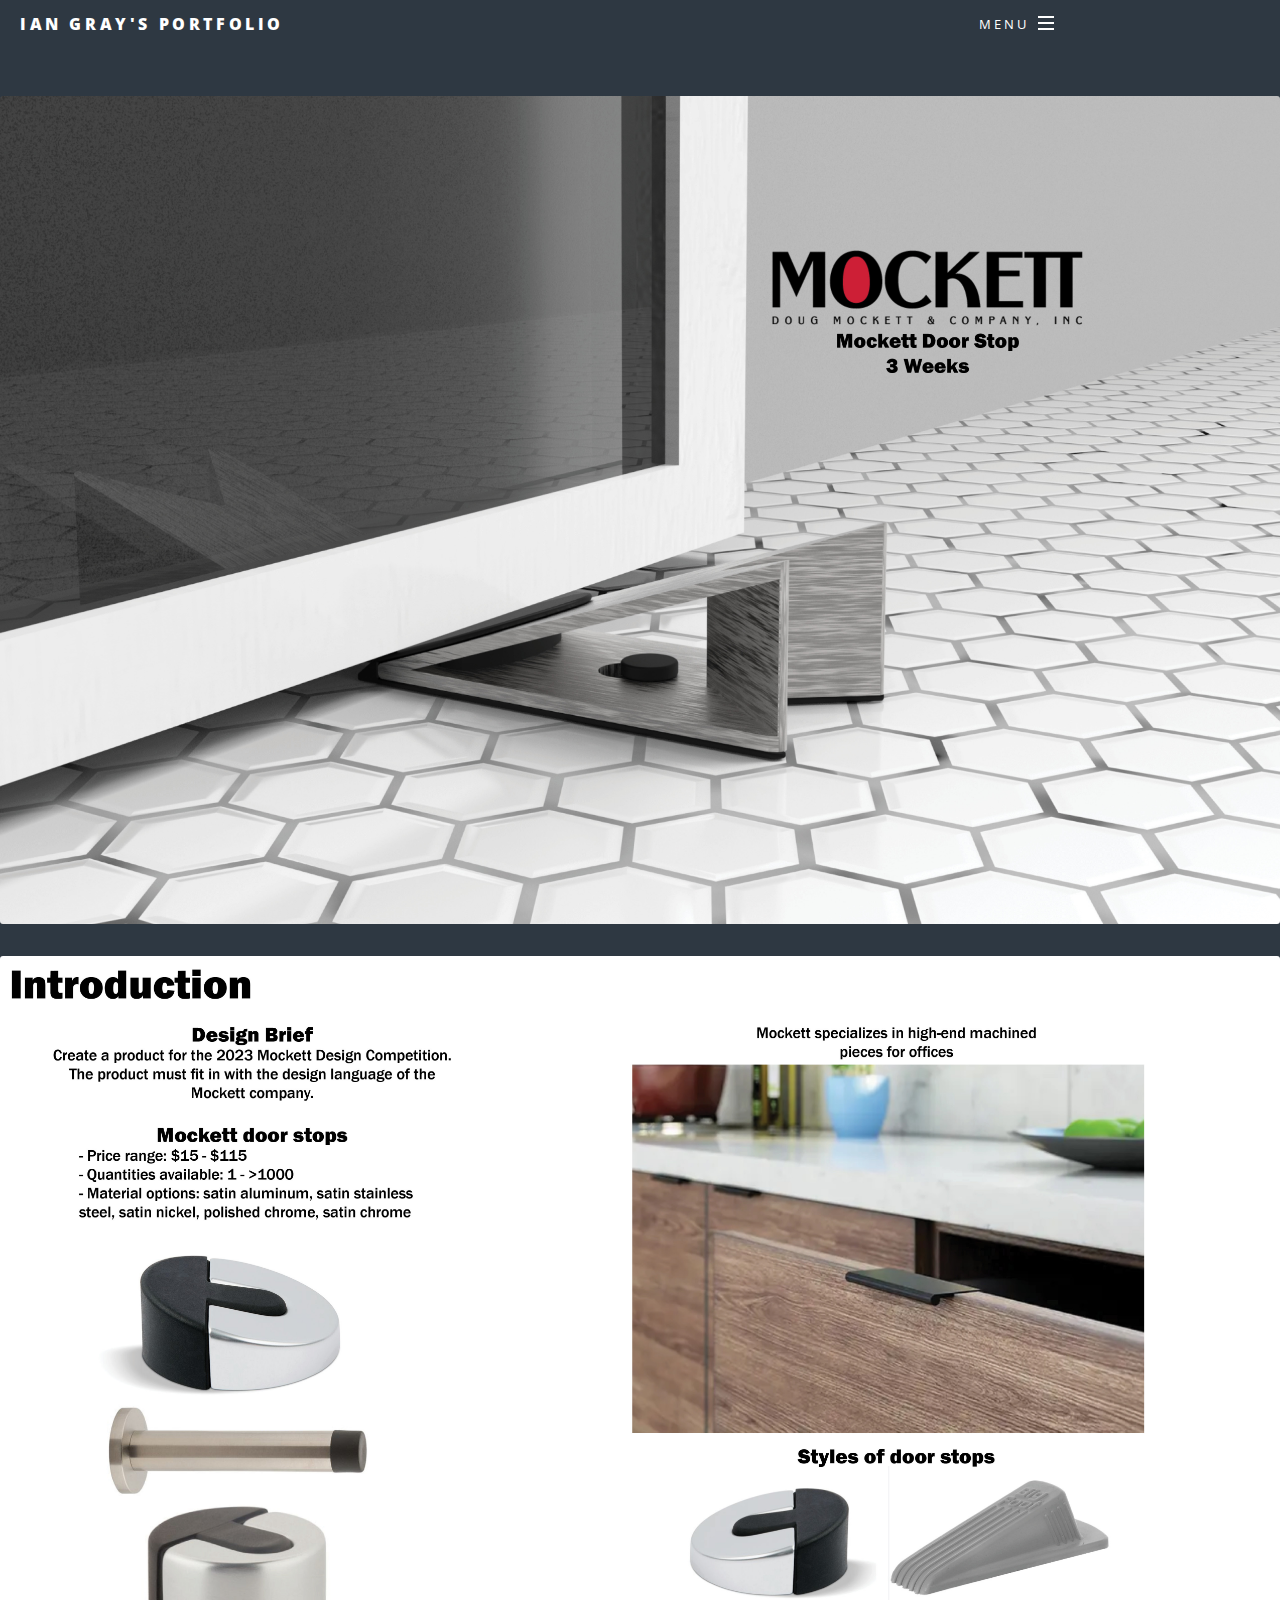
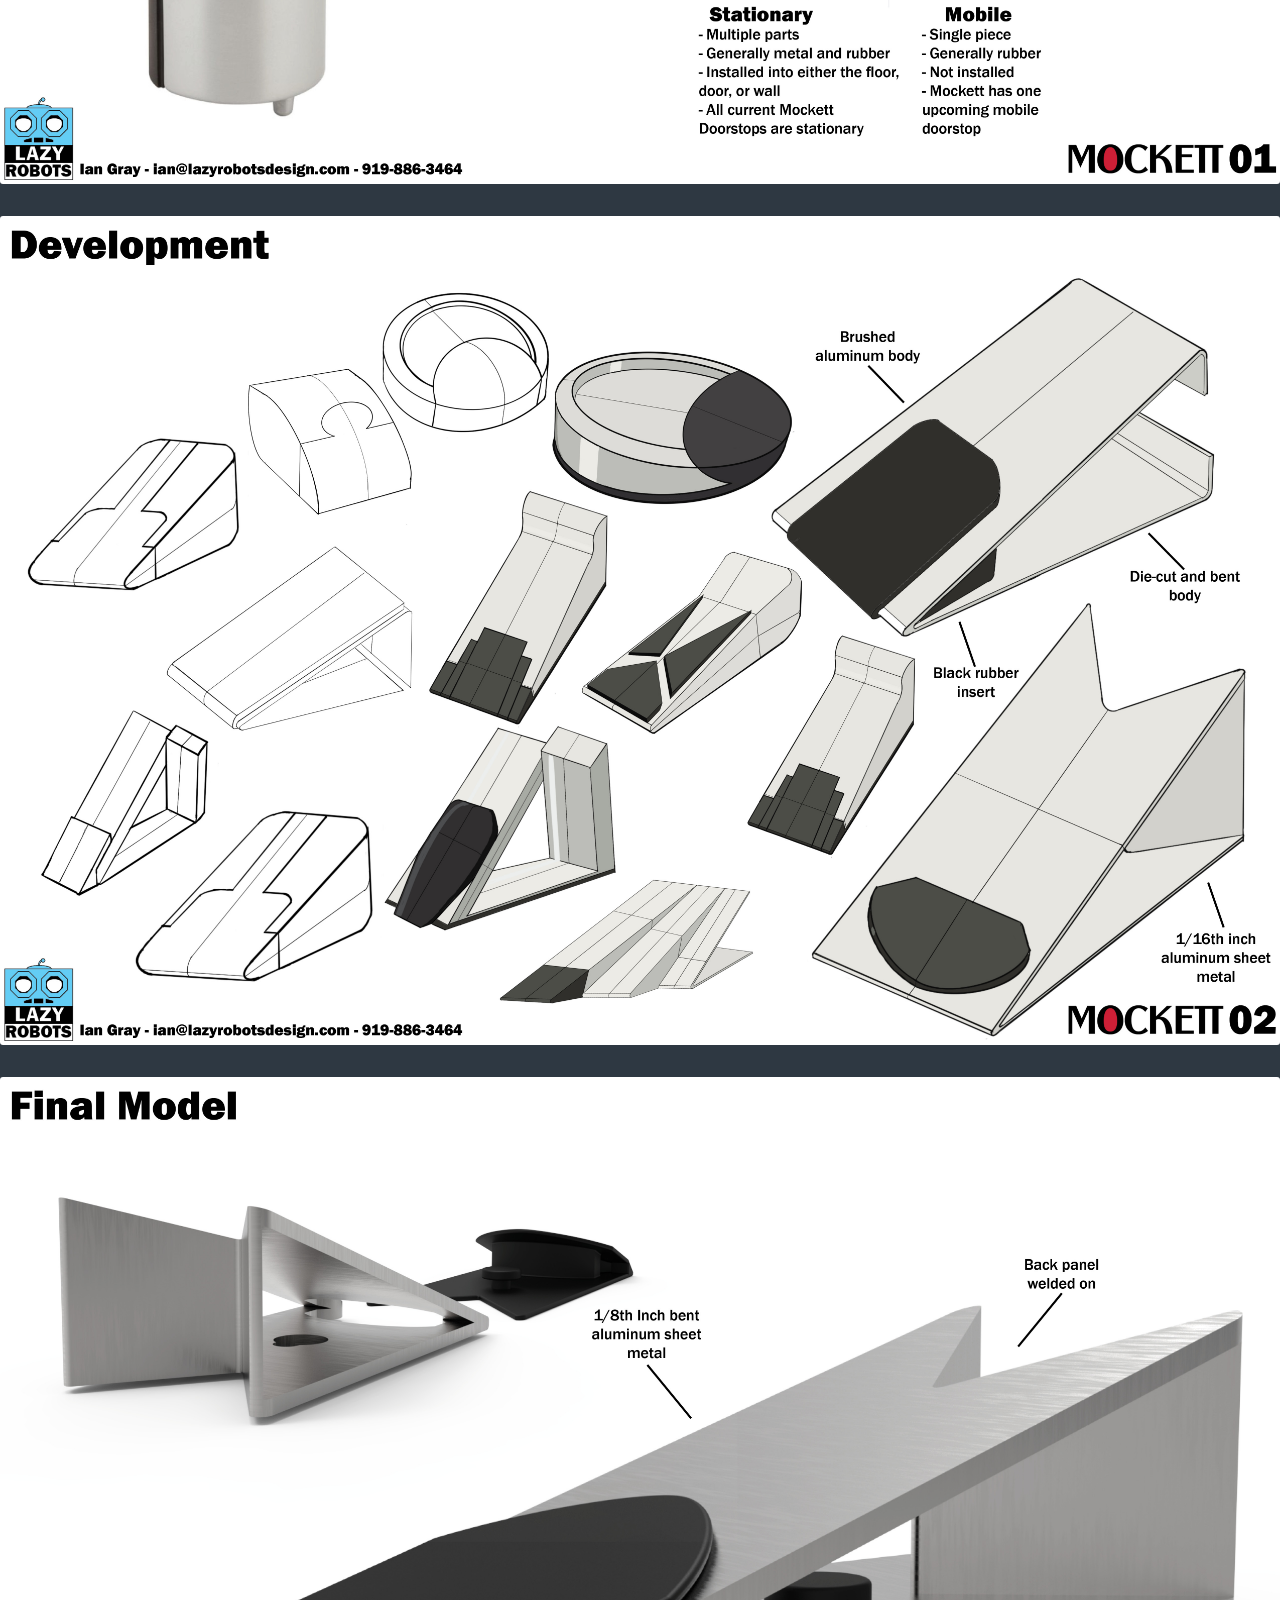
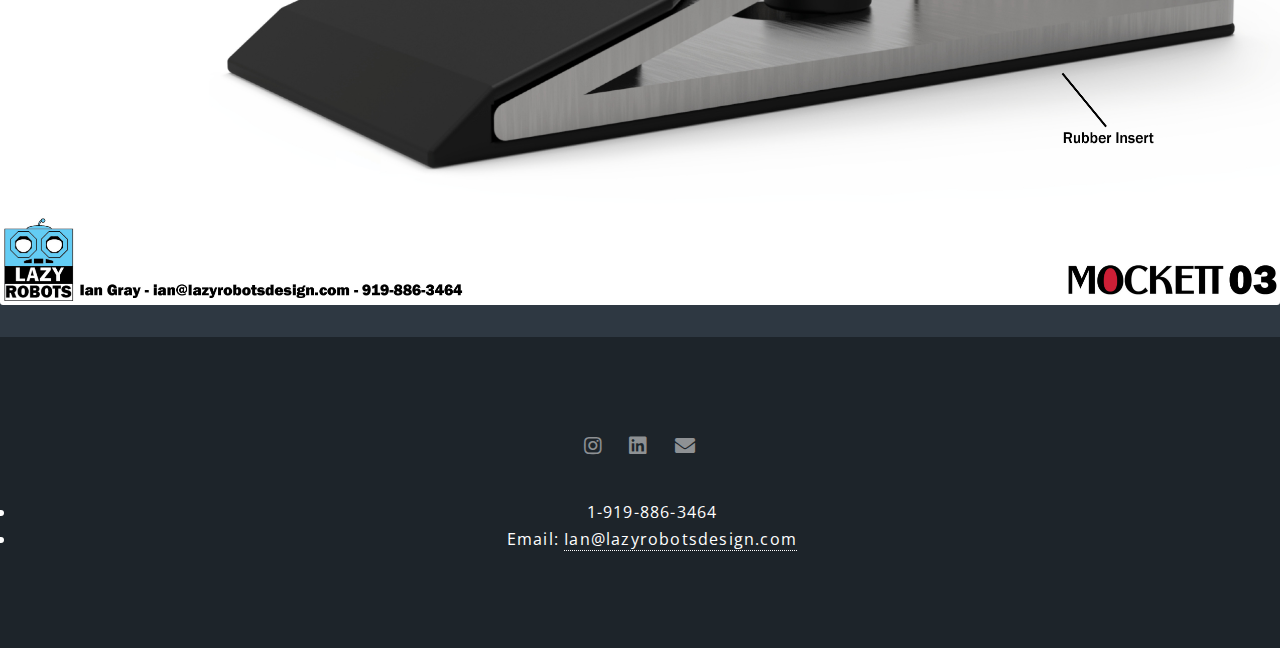
<file: mockett.html>
<!DOCTYPE HTML>
<!--
	Spectral by HTML5 UP
	html5up.net | @ajlkn
	Free for personal and commercial use under the CCA 3.0 license (html5up.net/license)
-->
<html>
	<head>
		<title>Generic - Spectral by HTML5 UP</title>
		<meta charset="utf-8" />
		<meta name="viewport" content="width=device-width, initial-scale=1, user-scalable=no" />
		<link rel="stylesheet" href="assets/css/main.css" />
		<noscript><link rel="stylesheet" href="assets/css/noscript.css" /></noscript>
	</head>
	<body class="is-preload">

		<!-- Page Wrapper -->
			<div id="page-wrapper">

				<!-- Header -->
					<header id="header">
						<h1><a href="index.html">Ian Gray's Portfolio</a></h1>
						<nav id="nav">
							<ul>
								<li class="special">
									<a href="#menu" class="menuToggle"><span>Menu</span></a>
									<div id="menu">
										<ul>
											<li><a href="index.html">Home</a></li>
											<li><a href="portfolio.html">Full Portfolio</a></li>
											<li><a href="modieval.html">Modieval: creativity igniting action figures</a></li>
											<li><a href="carnelian.html">Carnelian: welcoming outdoor restaurant lighting</a></li>
											<li><a href="battlebits.html">Battle Bits: 9 To 5 Warriors play sets</a></li>
											<li><a href="mockett.html">Mockett: Bent steel door stop</a></li>
											<li><a href="glucoseguardians.html">Glucose Guardians: Type 1 Diabetes based toys</a></li>
										</ul>
									</div>
								</li>
							</ul>
						</nav>
					</header>

				<!-- Main -->
					<article id="main">
						<div class="col-12"><span class="image fit"><img src="images/Mockett.jpg" alt="" /></span></div>
						<div class="col-12"><span class="image fit"><img src="images/Mockett2.jpg" alt="" /></span></div>
						<div class="col-12"><span class="image fit"><img src="images/Mockett3.jpg" alt="" /></span></div>
						<div class="col-12"><span class="image fit"><img src="images/Mockett4.jpg" alt="" /></span></div>
					</article>

				<!-- Footer -->
					<footer id="footer">
						<ul class="icons">
							<li><a href="https://www.instagram.com/lazyrobots/" class="icon brands fa-instagram"><span class="label">Instagram</span></a></li>
							<li><a href="https://www.linkedin.com/in/ian-gray-b70662263/" class="icon brands fa-linkedin"><span class="label">Linkedin</span></a></li>
							<li><a href="mailto:Ian@lazyrobotsdesign.com" class="icon solid fa-envelope"><span class="label">Email</span></a></li>
						</ul>
						<ul>
							<li>1-919-886-3464 </li><li>Email: <a href="mailto:Ian@lazyrobotsdesign.com">Ian@lazyrobotsdesign.com</a></li>
						</ul>
					</footer>

			</div>

		<!-- Scripts -->
			<script src="assets/js/jquery.min.js"></script>
			<script src="assets/js/jquery.scrollex.min.js"></script>
			<script src="assets/js/jquery.scrolly.min.js"></script>
			<script src="assets/js/browser.min.js"></script>
			<script src="assets/js/breakpoints.min.js"></script>
			<script src="assets/js/util.js"></script>
			<script src="assets/js/main.js"></script>

	</body>
</html>
</file>
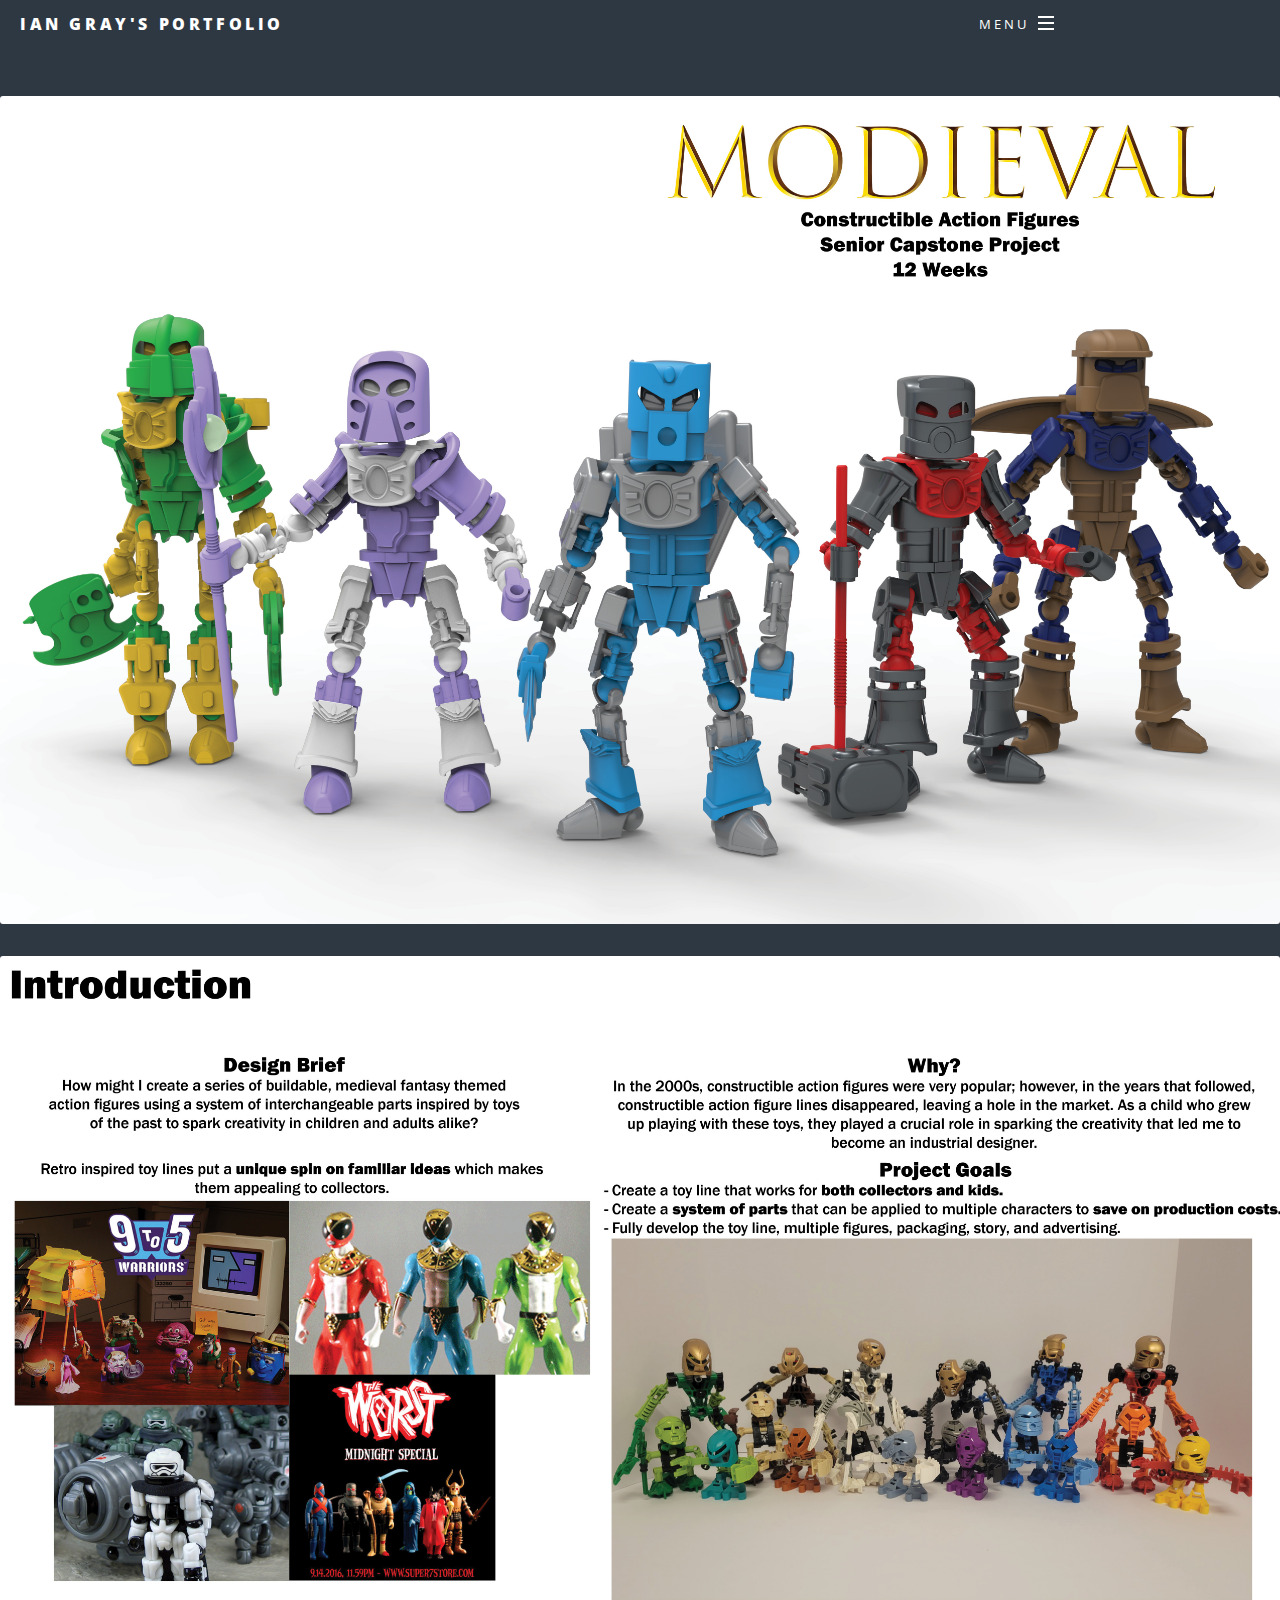
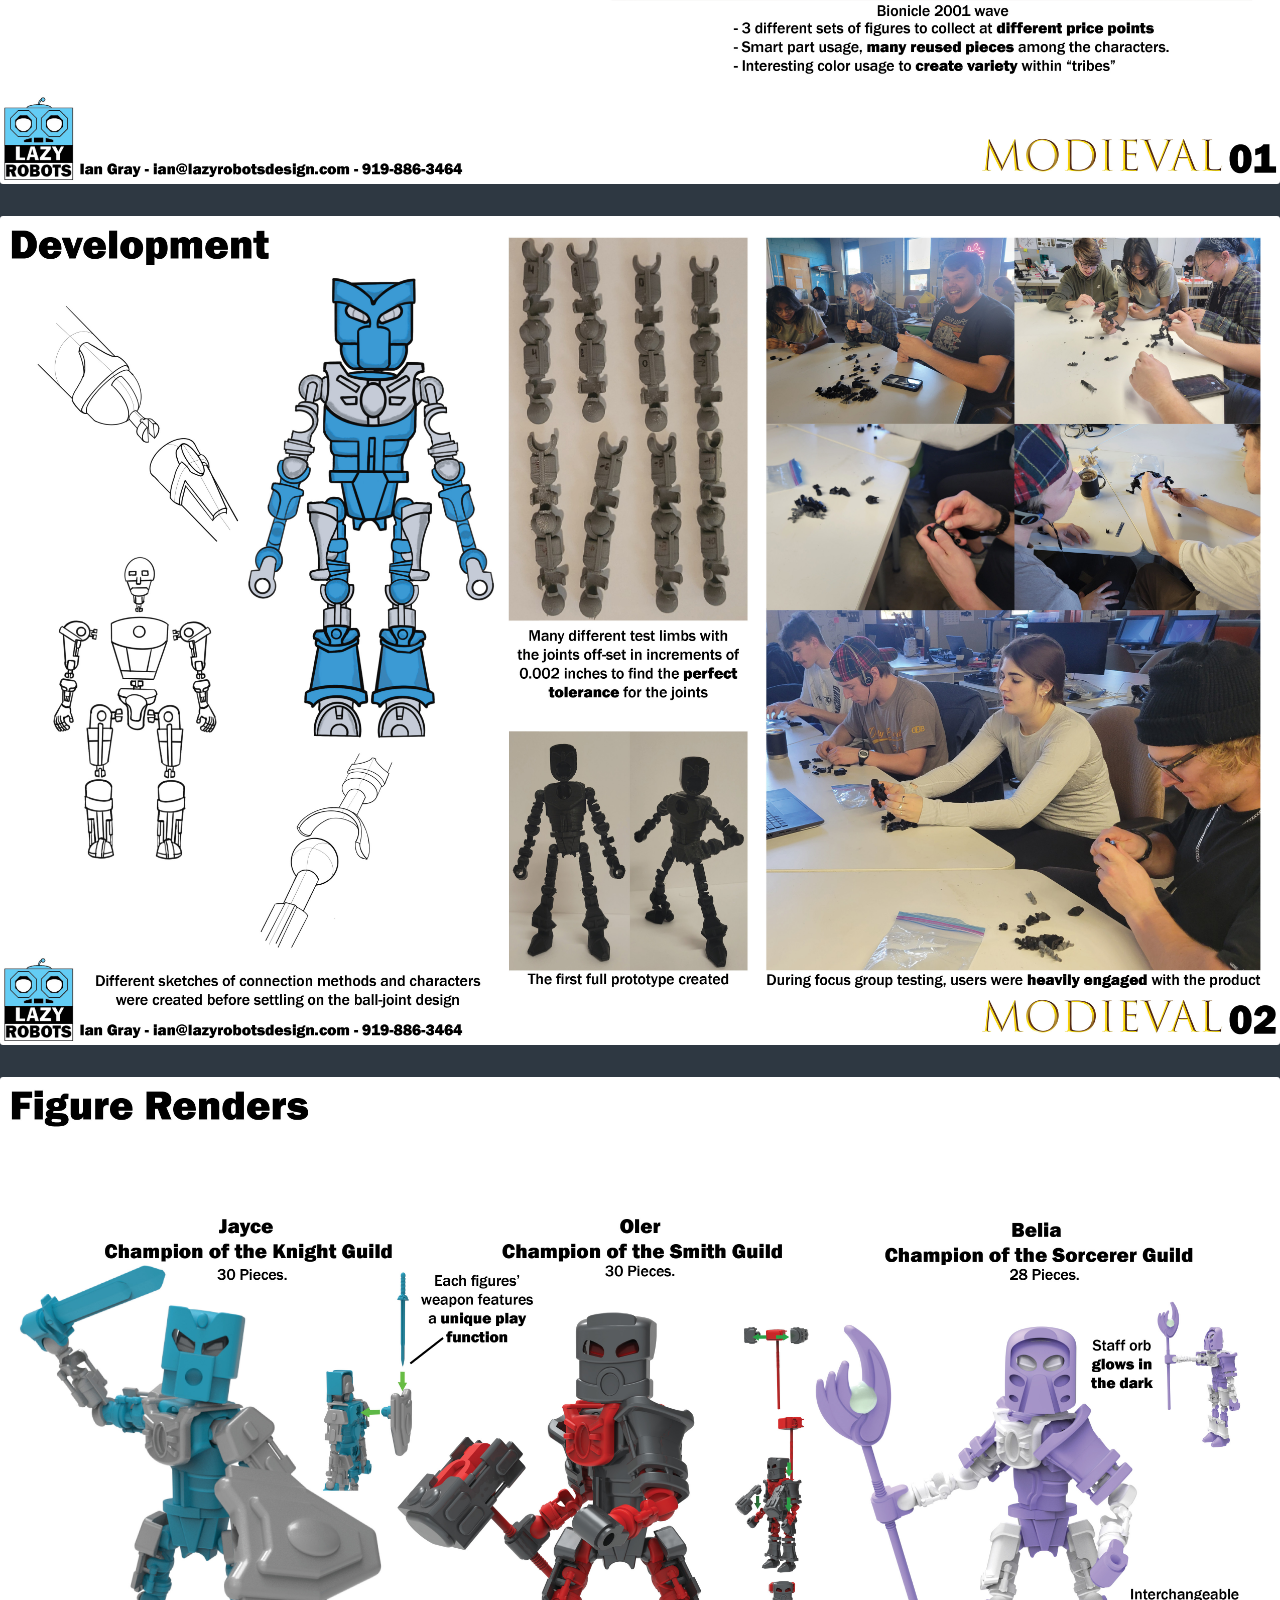
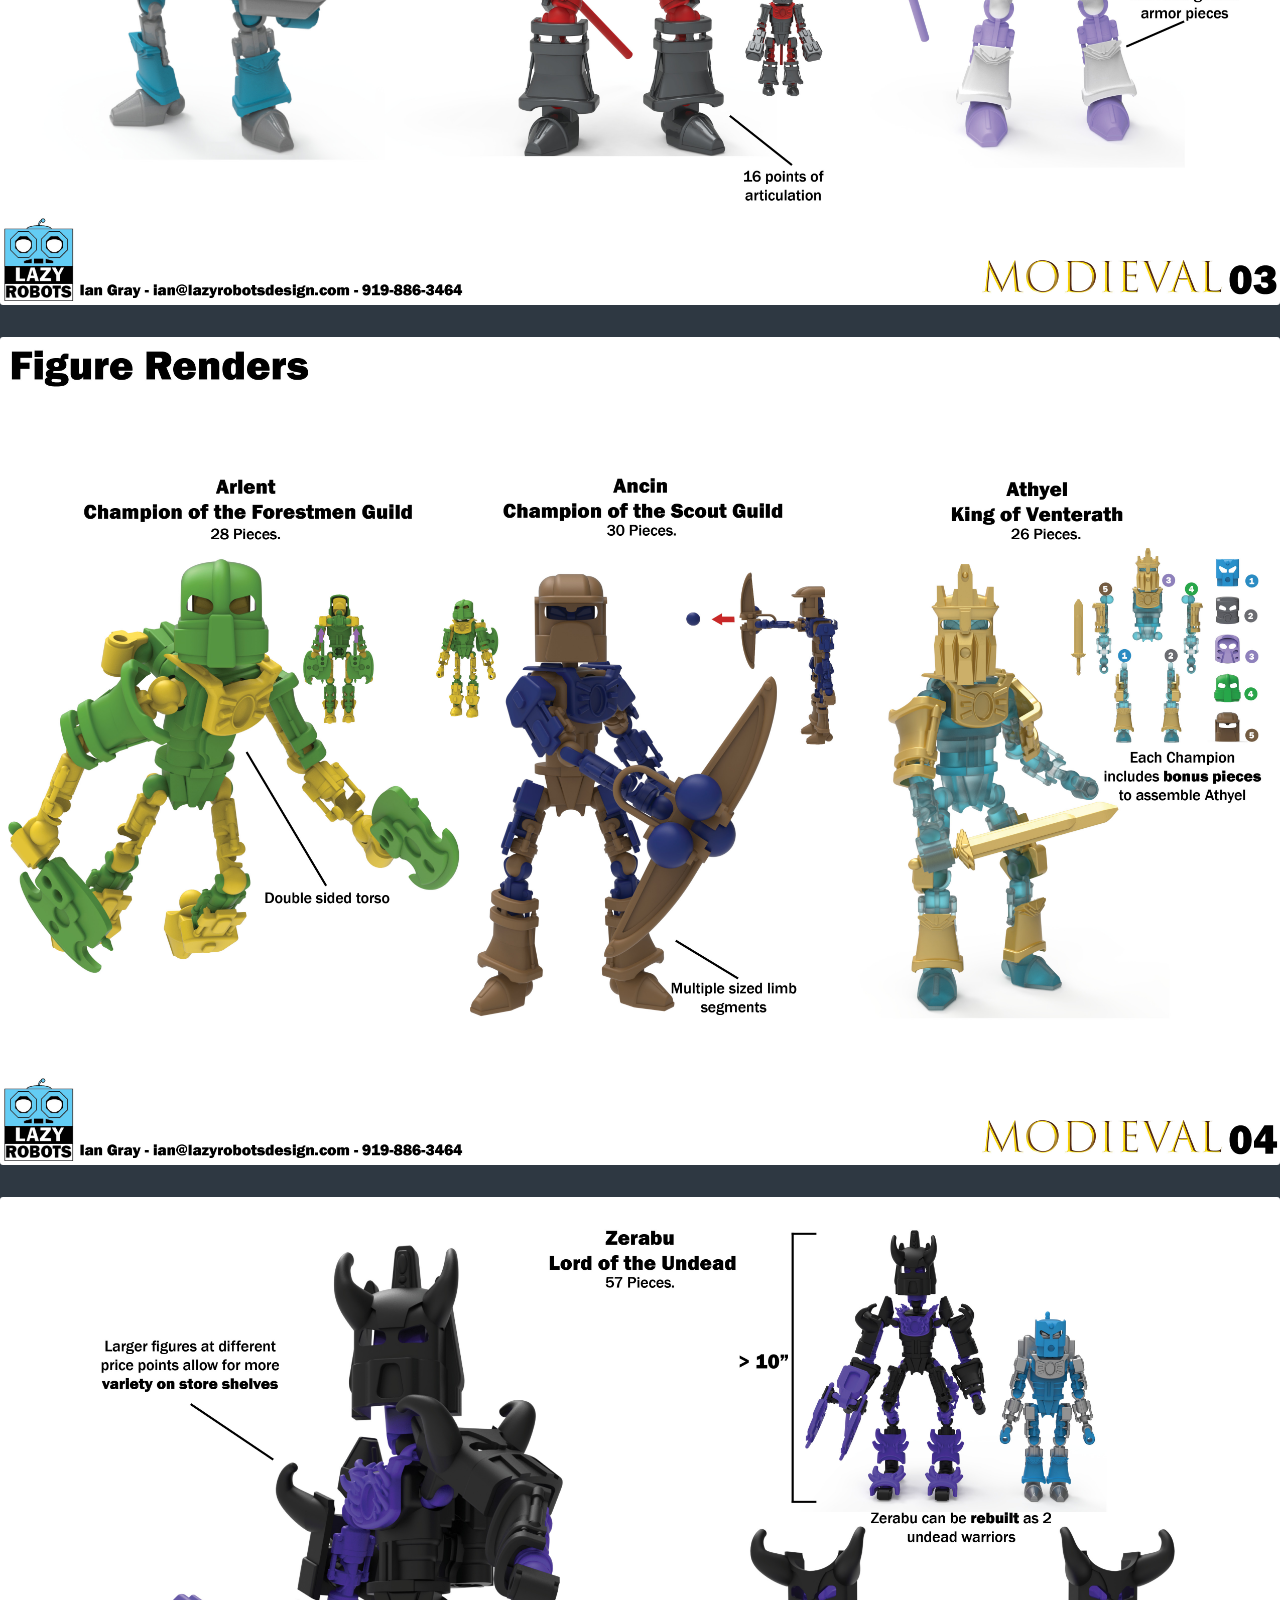
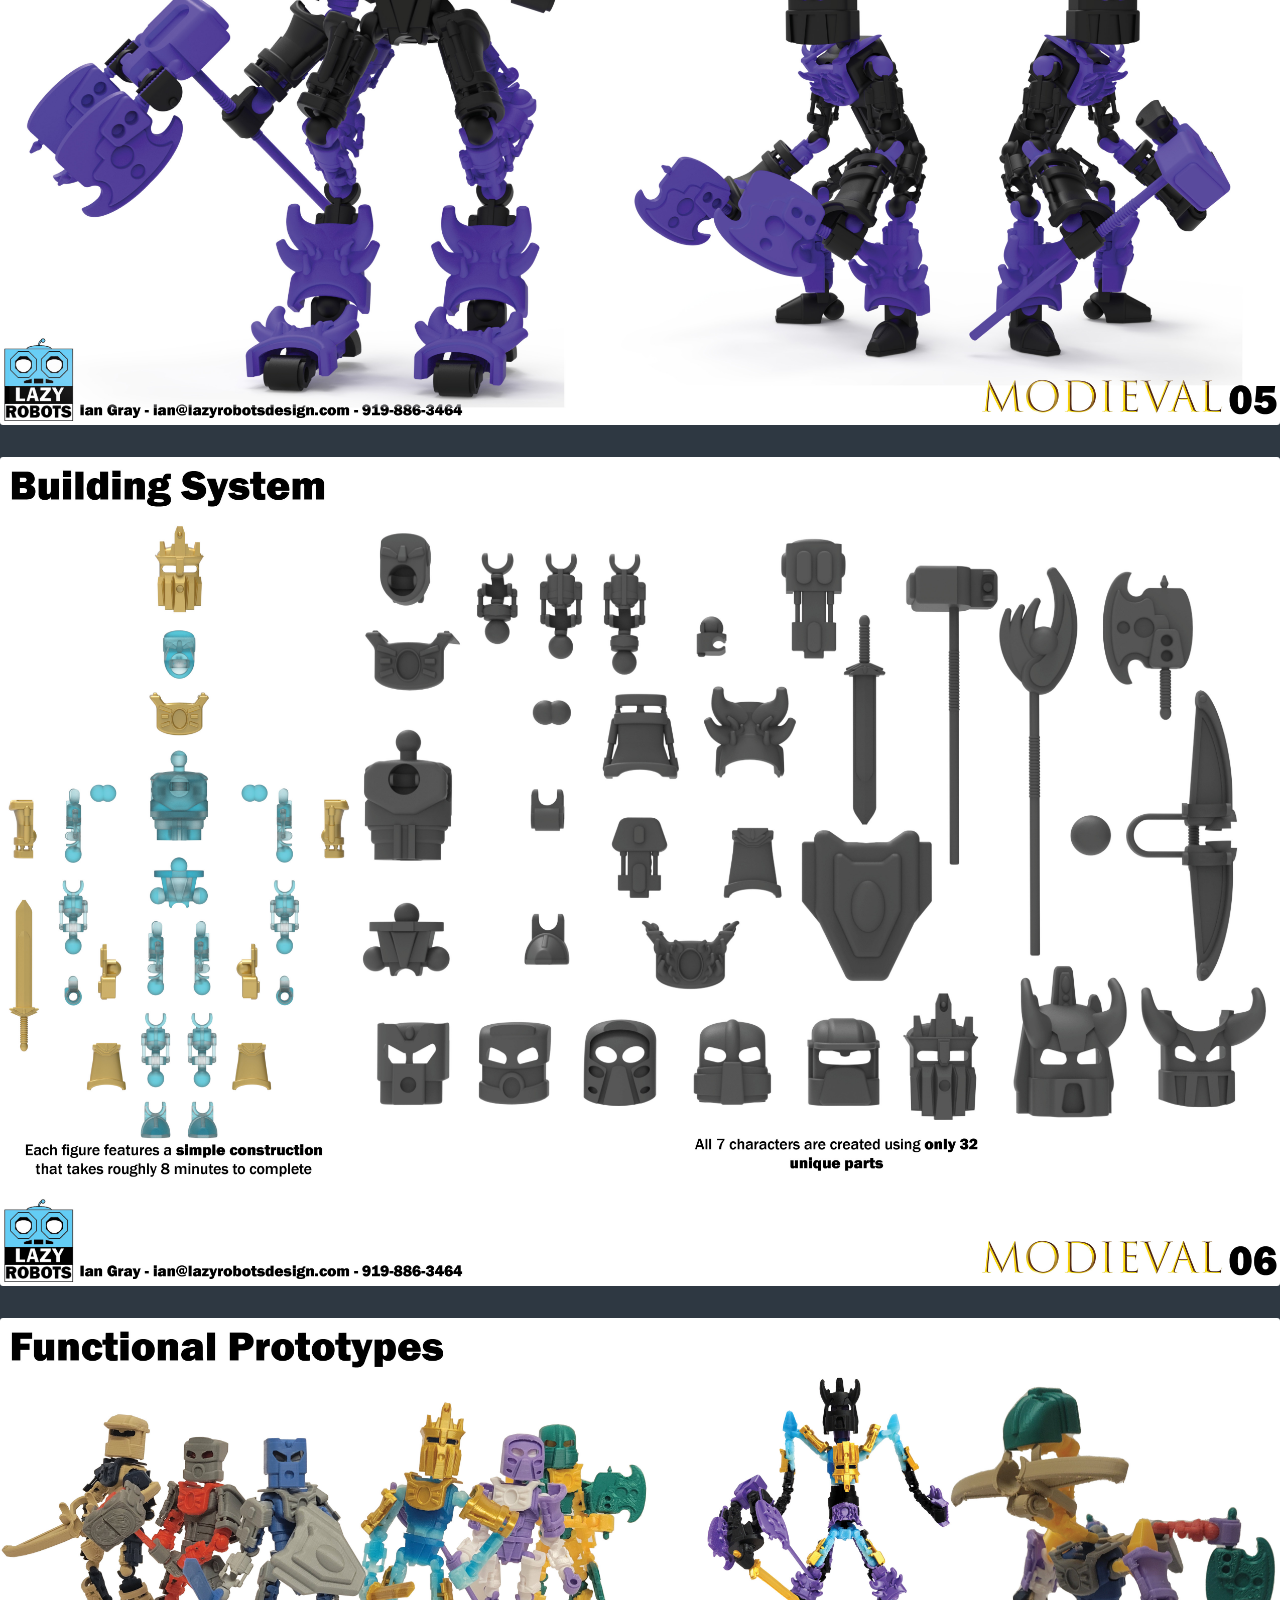
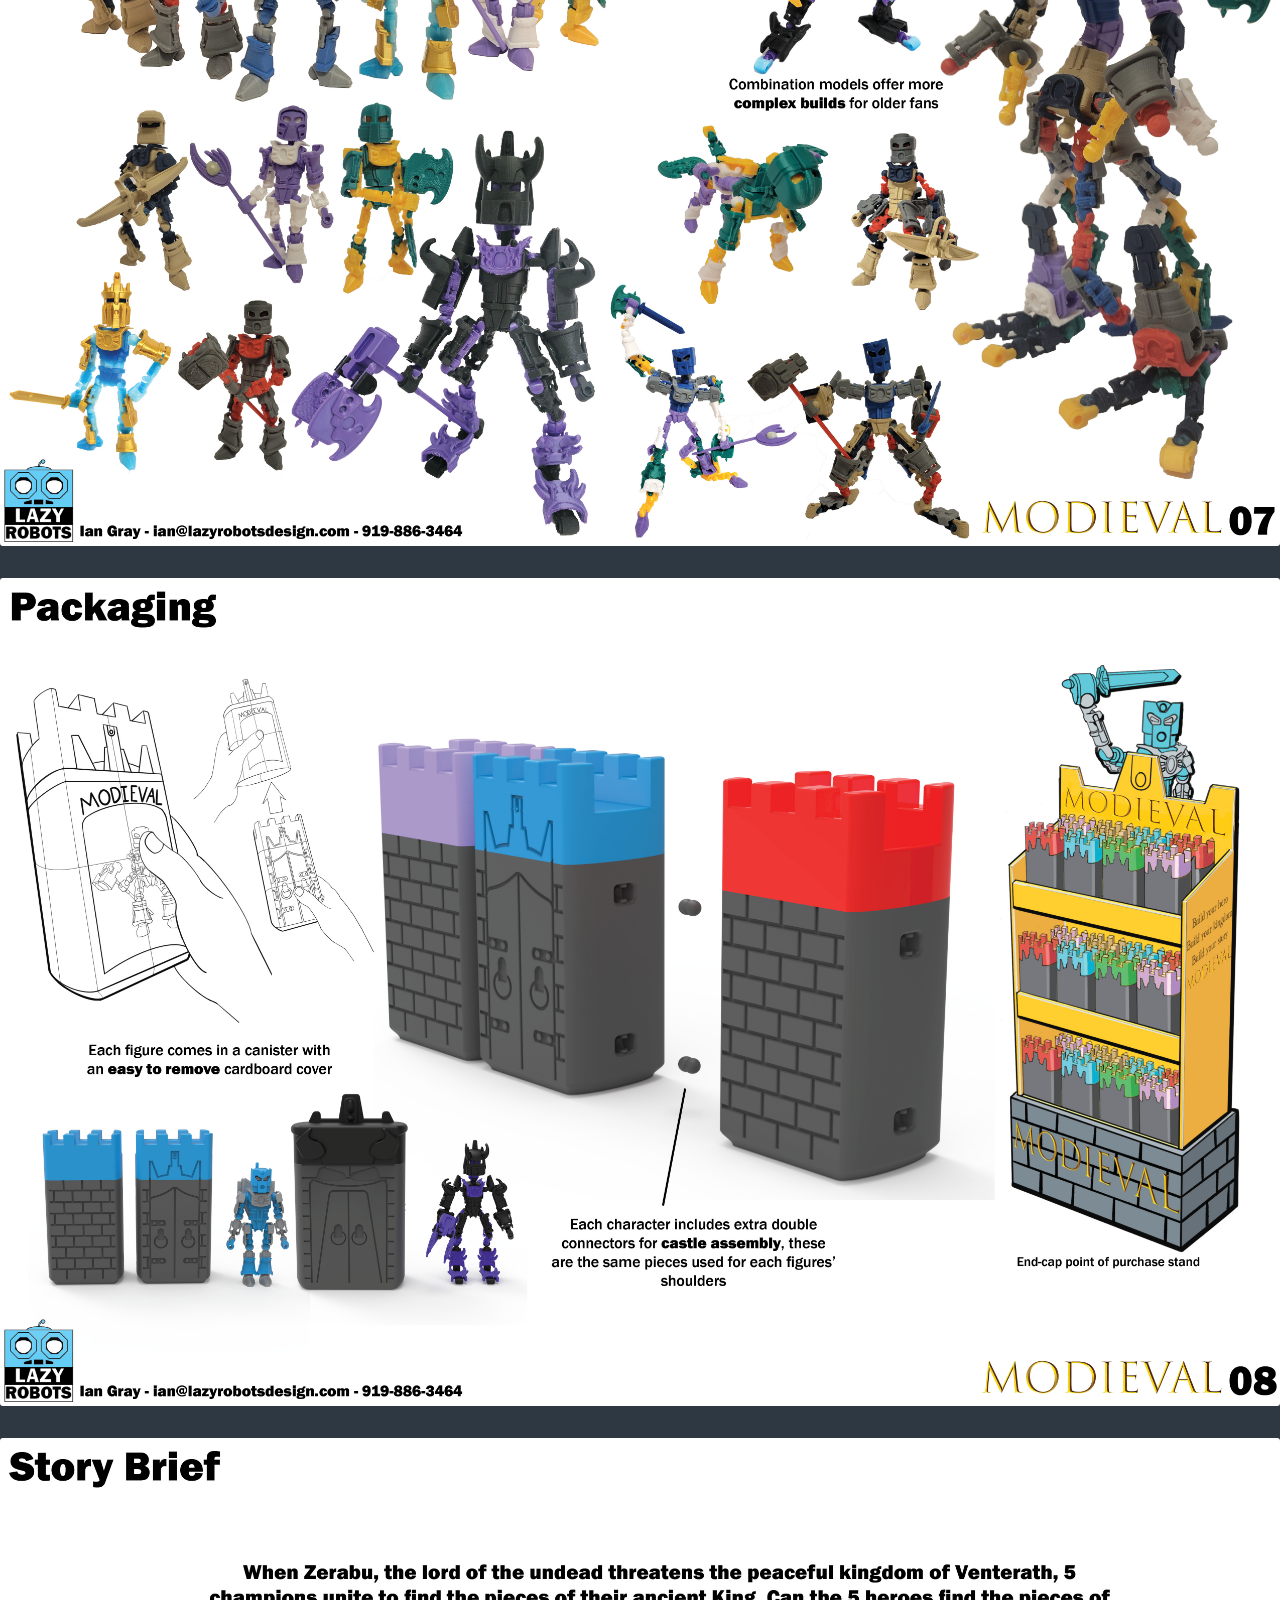
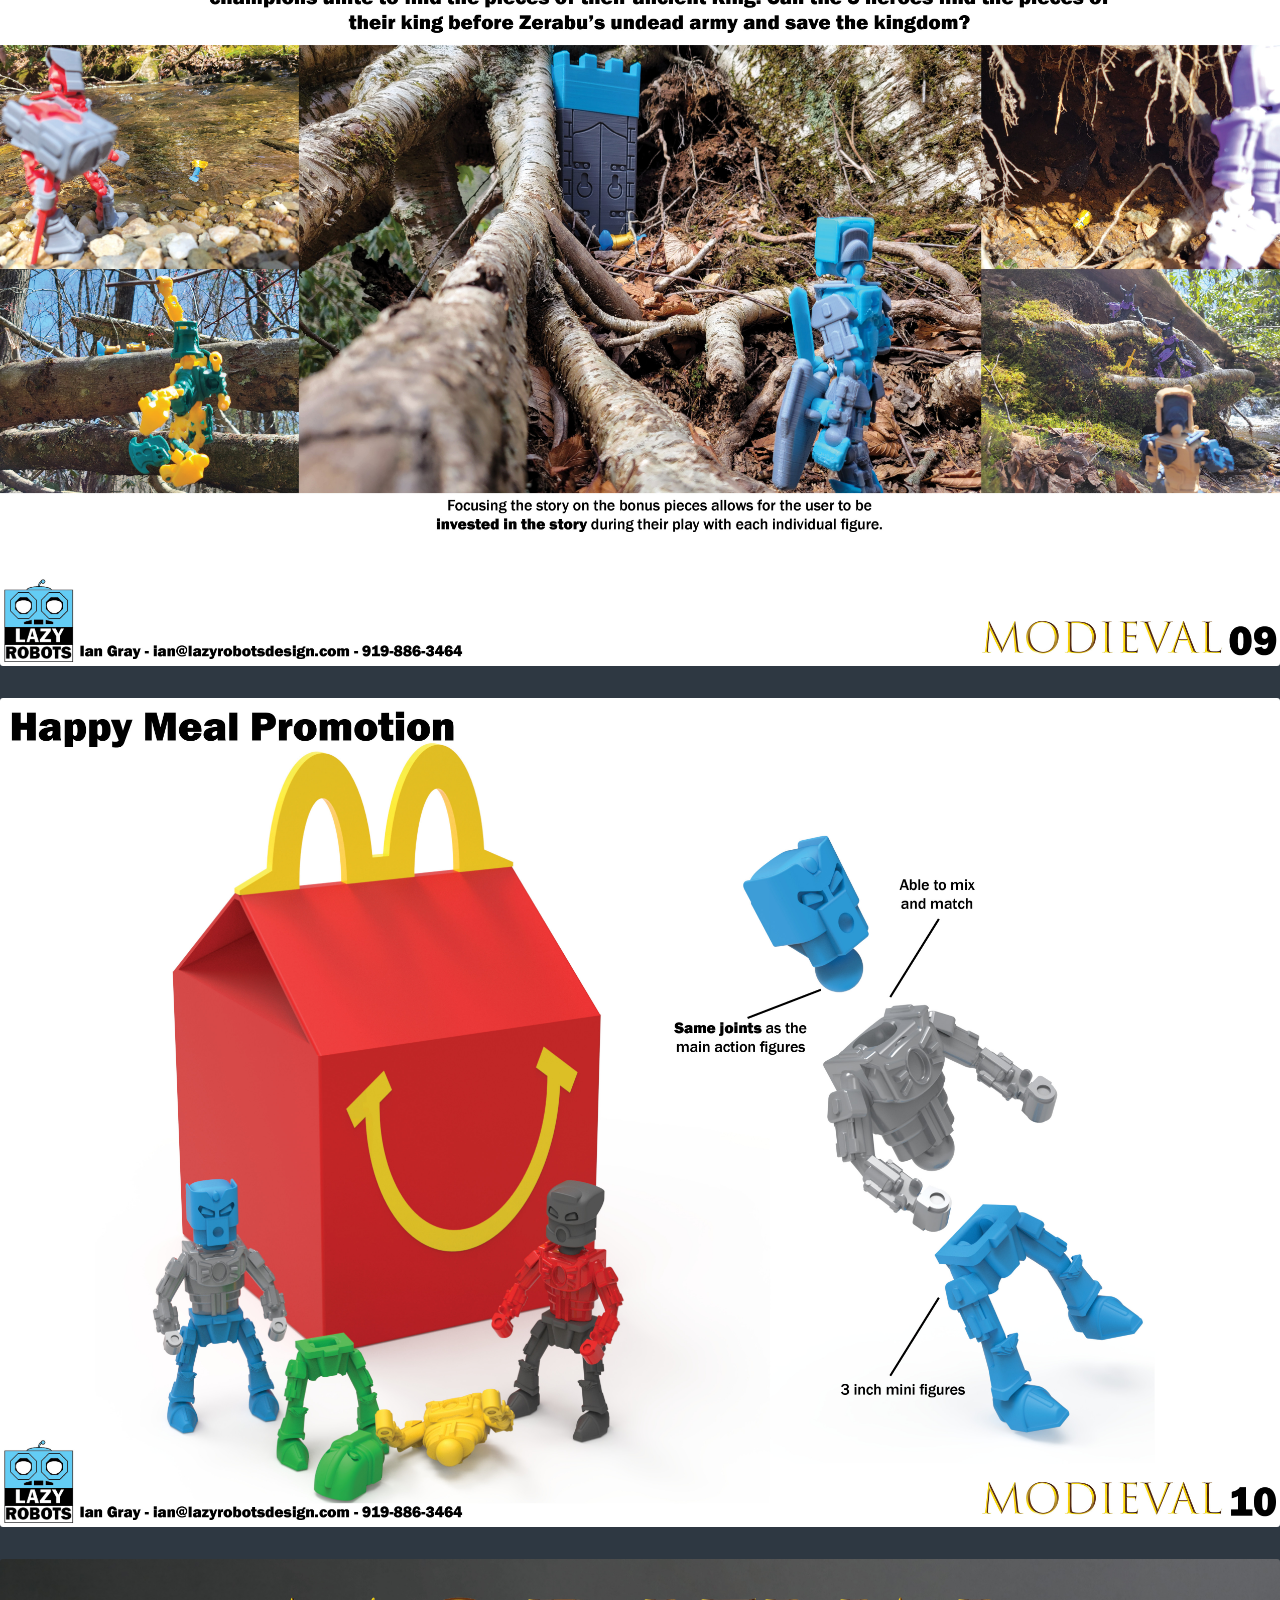
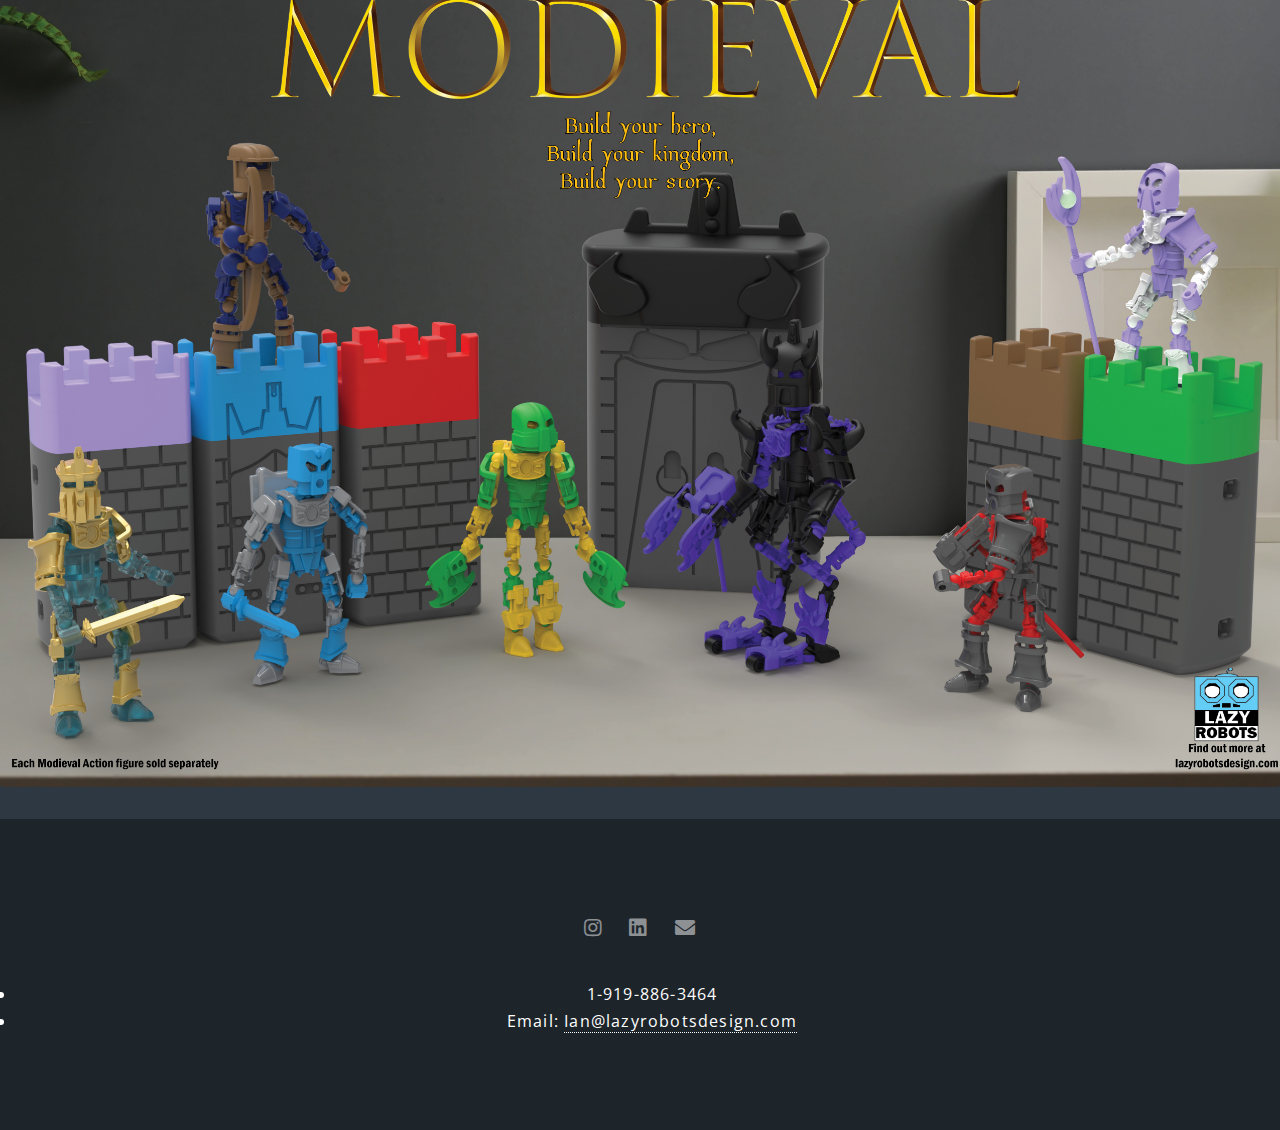
<file: modieval.html>
<!DOCTYPE HTML>
<!--
	Spectral by HTML5 UP
	html5up.net | @ajlkn
	Free for personal and commercial use under the CCA 3.0 license (html5up.net/license)
-->
<html>
	<head>
		<title>Generic - Spectral by HTML5 UP</title>
		<meta charset="utf-8" />
		<meta name="viewport" content="width=device-width, initial-scale=1, user-scalable=no" />
		<link rel="stylesheet" href="assets/css/main.css" />
		<noscript><link rel="stylesheet" href="assets/css/noscript.css" /></noscript>
	</head>
	<body class="is-preload">

		<!-- Page Wrapper -->
			<div id="page-wrapper">

				<!-- Header -->
					<header id="header">
						<h1><a href="index.html">Ian Gray's Portfolio</a></h1>
						<nav id="nav">
							<ul>
								<li class="special">
									<a href="#menu" class="menuToggle"><span>Menu</span></a>
									<div id="menu">
										<ul>
											<li><a href="index.html">Home</a></li>
											<li><a href="portfolio.html">Full Portfolio</a></li>
											<li><a href="modieval.html">Modieval: creativity igniting action figures</a></li>
											<li><a href="carnelian.html">Carnelian: welcoming outdoor restaurant lighting</a></li>
											<li><a href="battlebits.html">Battle Bits: 9 To 5 Warriors play sets</a></li>
											<li><a href="mockett.html">Mockett: Bent steel door stop</a></li>
											<li><a href="glucoseguardians.html">Glucose Guardians: Type 1 Diabetes based toys</a></li>
										</ul>
									</div>
								</li>
							</ul>
						</nav>
					</header>

				<!-- Main -->
					<article id="main">
						<div class="col-12"><span class="image fit"><img src="images/modieval.jpg" alt="" /></span></div>
						<div class="col-12"><span class="image fit"><img src="images/modieval2.jpg" alt="" /></span></div>
						<div class="col-12"><span class="image fit"><img src="images/modieval3.jpg" alt="" /></span></div>
						<div class="col-12"><span class="image fit"><img src="images/modieval4.jpg" alt="" /></span></div>
						<div class="col-12"><span class="image fit"><img src="images/modieval5.jpg" alt="" /></span></div>
                        <div class="col-12"><span class="image fit"><img src="images/modieval6.jpg" alt="" /></span></div>
                        <div class="col-12"><span class="image fit"><img src="images/modieval7.jpg" alt="" /></span></div>
                        <div class="col-12"><span class="image fit"><img src="images/modieval8.jpg" alt="" /></span></div>     
	                    <div class="col-12"><span class="image fit"><img src="images/modieval9.jpg" alt="" /></span></div>
						<div class="col-12"><span class="image fit"><img src="images/modieval10.jpg" alt="" /></span></div>
						<div class="col-12"><span class="image fit"><img src="images/modieval11.jpg" alt="" /></span></div>
						<div class="col-12"><span class="image fit"><img src="images/modieval12.jpg" alt="" /></span></div>

					</article>

				<!-- Footer -->
					<footer id="footer">
						<ul class="icons">
							<li><a href="https://www.instagram.com/lazyrobots/" class="icon brands fa-instagram"><span class="label">Instagram</span></a></li>
							<li><a href="https://www.linkedin.com/in/ian-gray-b70662263/" class="icon brands fa-linkedin"><span class="label">Linkedin</span></a></li>
							<li><a href="mailto:Ian@lazyrobotsdesign.com" class="icon solid fa-envelope"><span class="label">Email</span></a></li>
						</ul>
						<ul>
							<li>1-919-886-3464 </li><li>Email: <a href="mailto:Ian@lazyrobotsdesign.com">Ian@lazyrobotsdesign.com</a></li>
						</ul>
					</footer>

			</div>

		<!-- Scripts -->
			<script src="assets/js/jquery.min.js"></script>
			<script src="assets/js/jquery.scrollex.min.js"></script>
			<script src="assets/js/jquery.scrolly.min.js"></script>
			<script src="assets/js/browser.min.js"></script>
			<script src="assets/js/breakpoints.min.js"></script>
			<script src="assets/js/util.js"></script>
			<script src="assets/js/main.js"></script>

	</body>
</html>
</file>
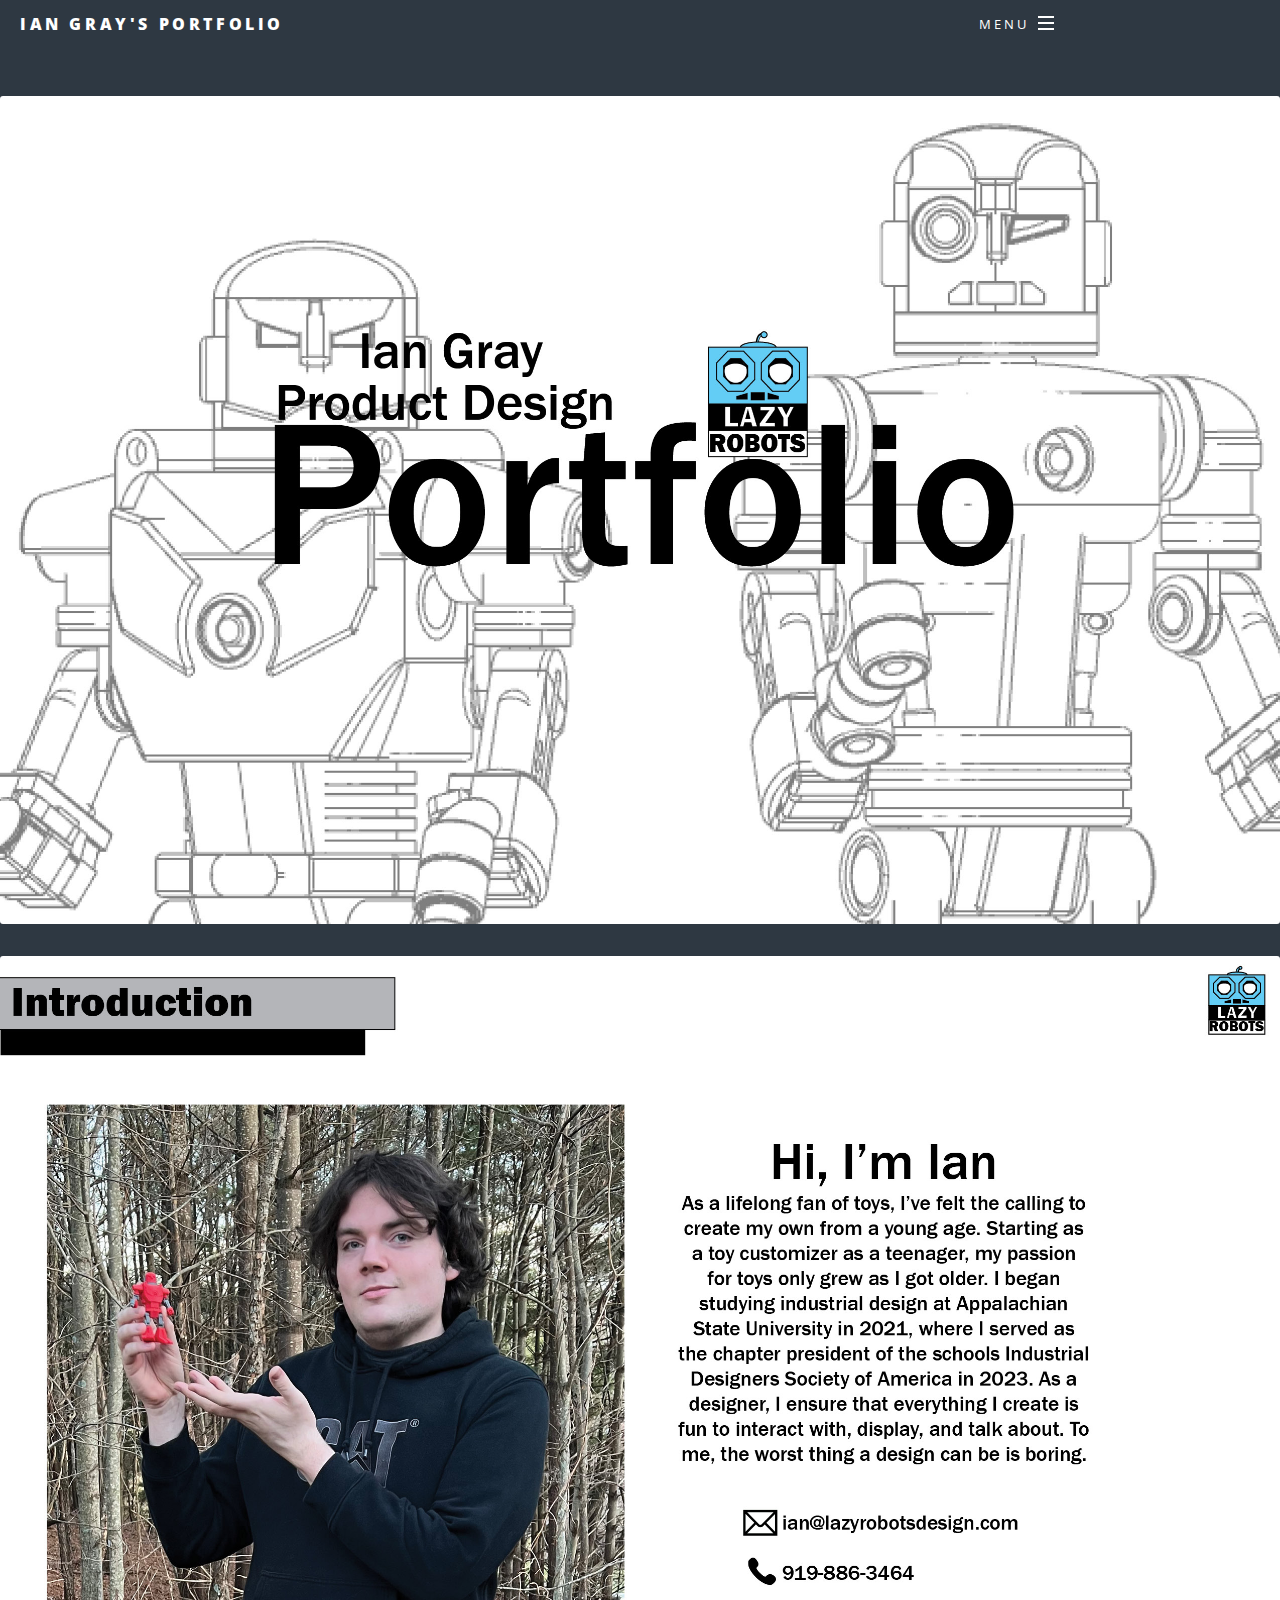
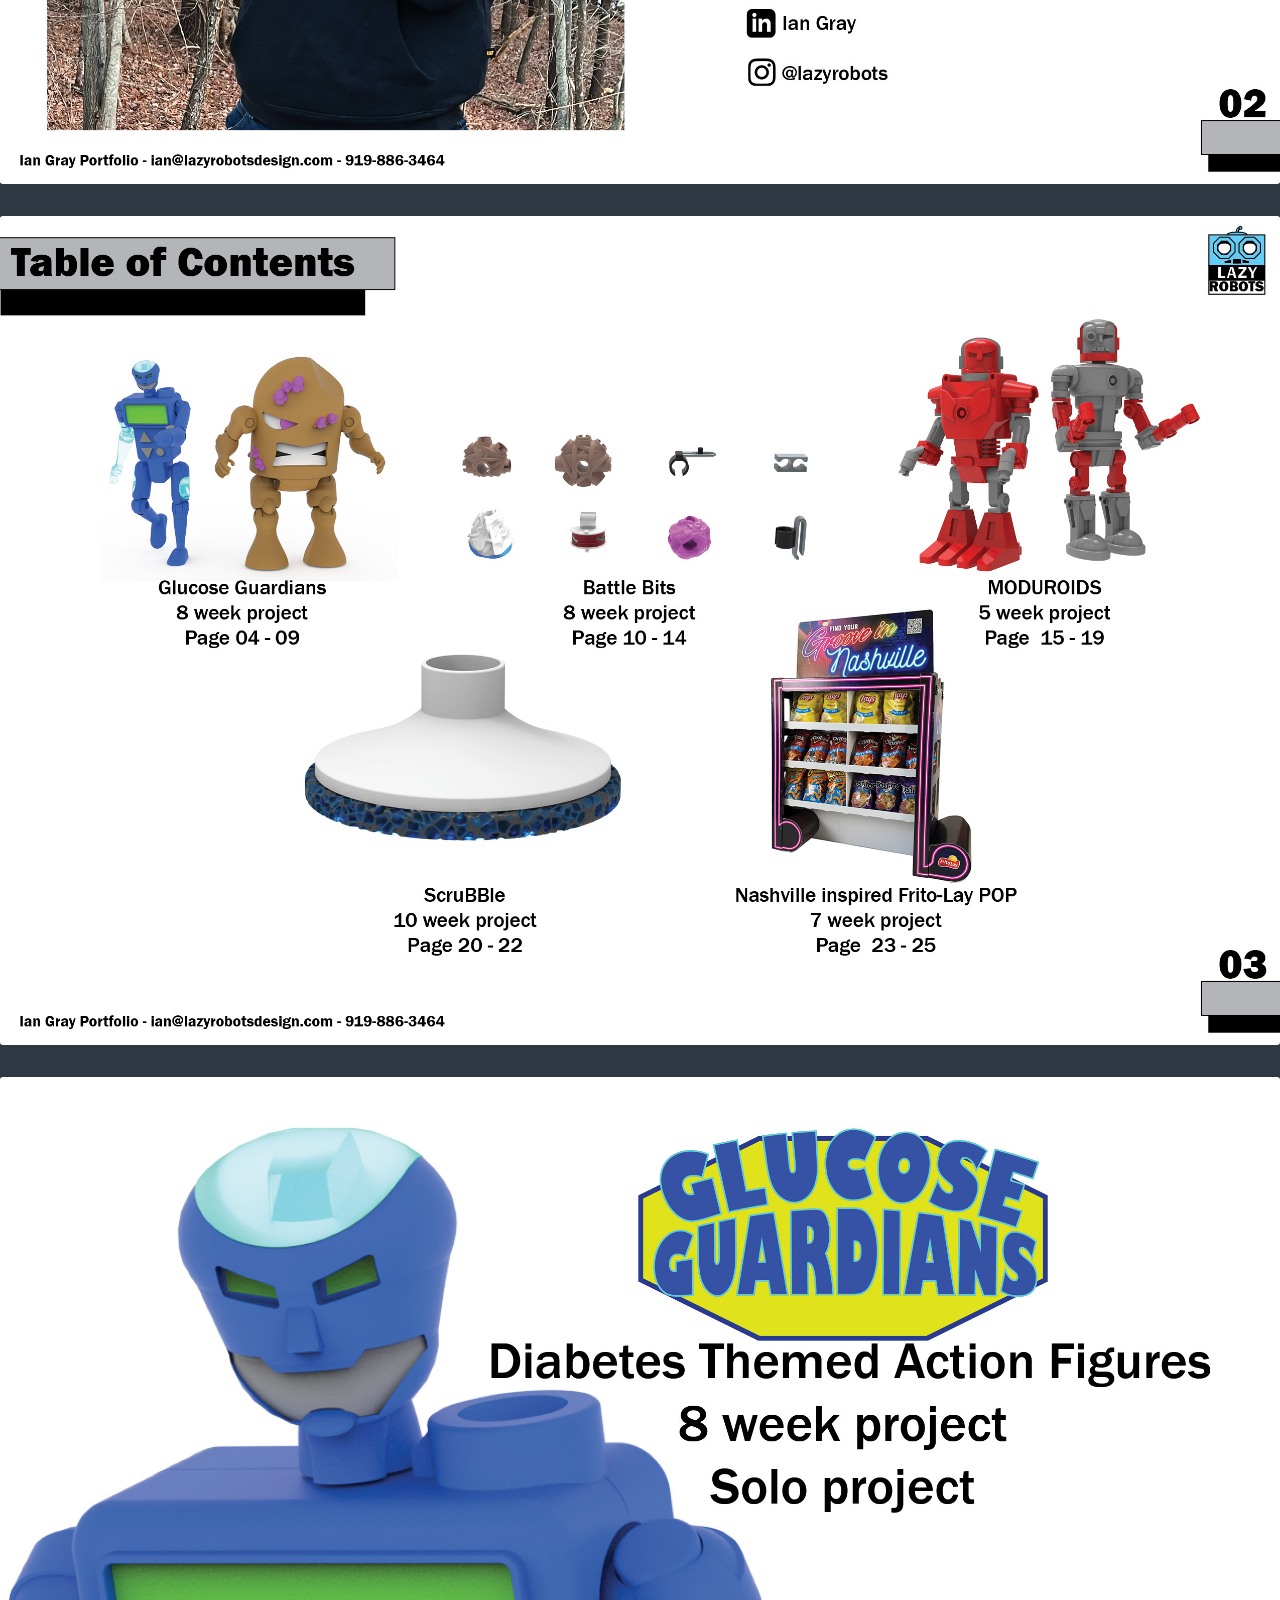
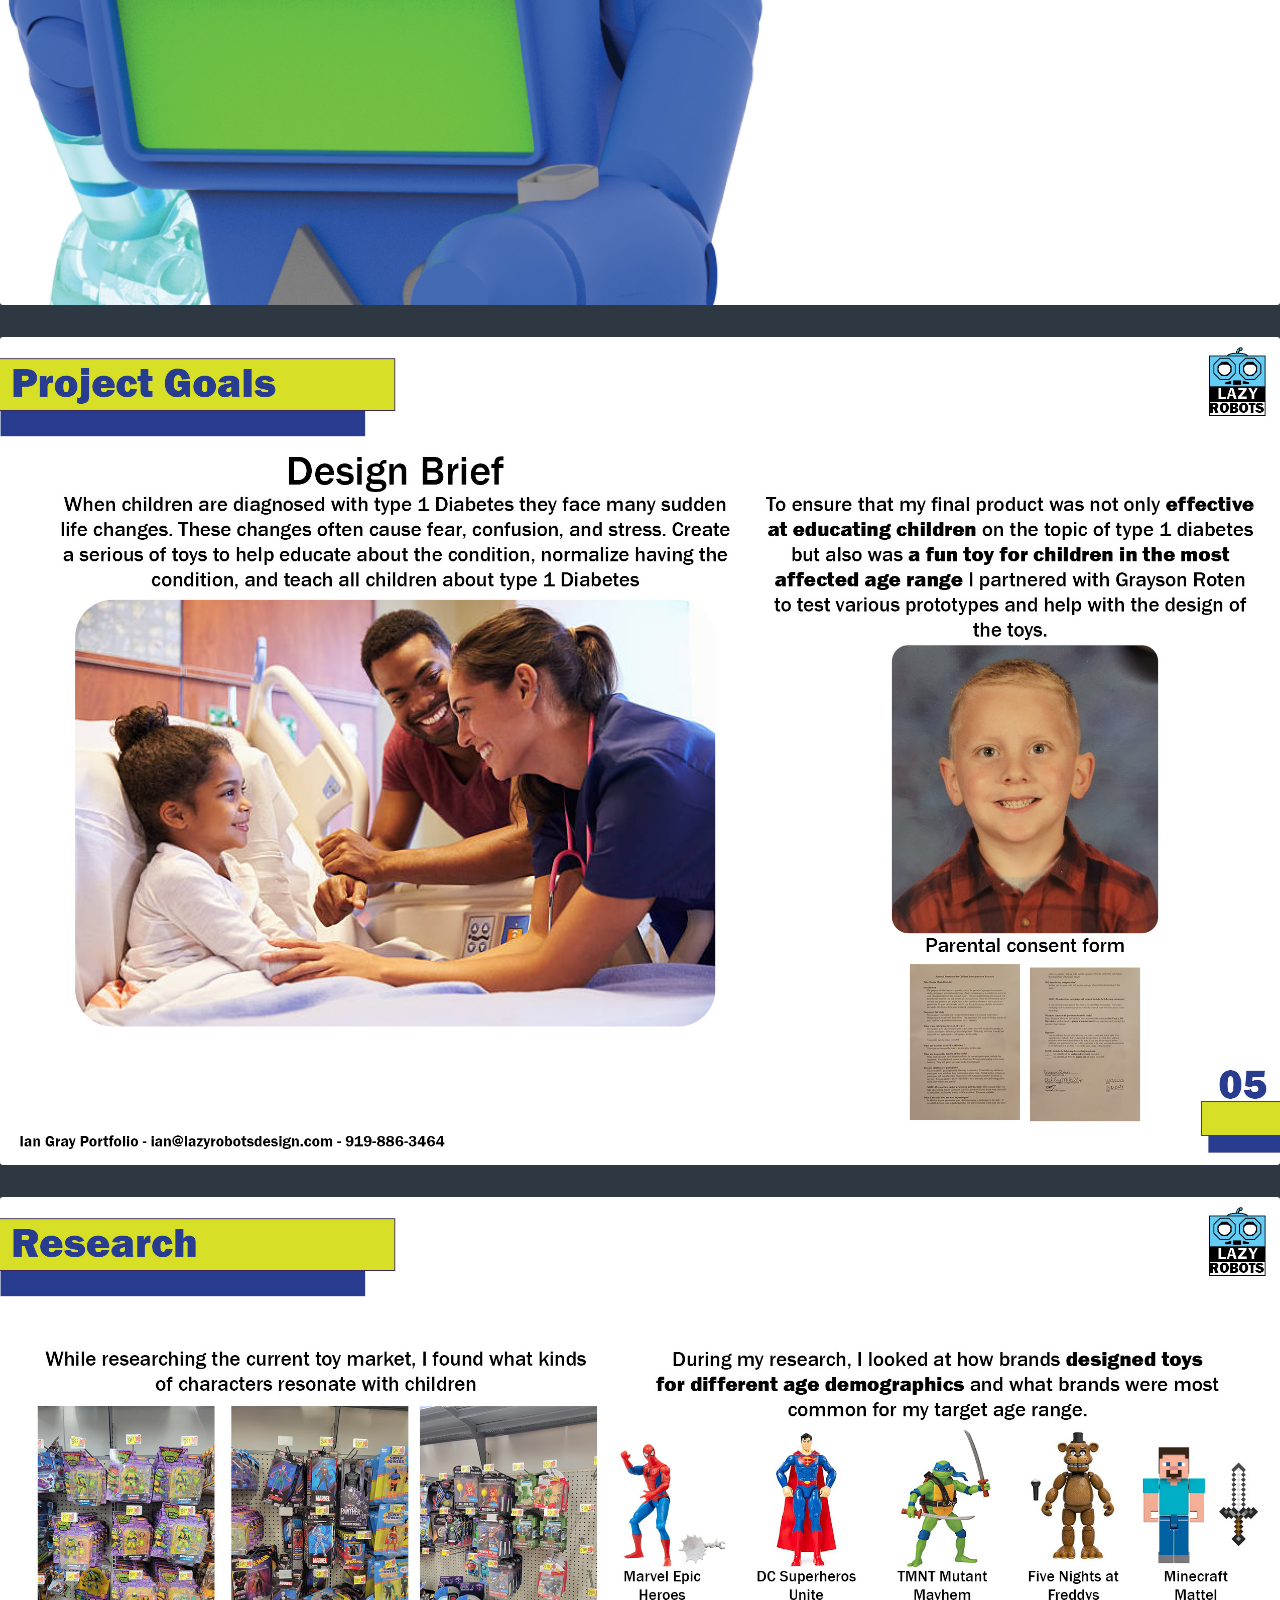
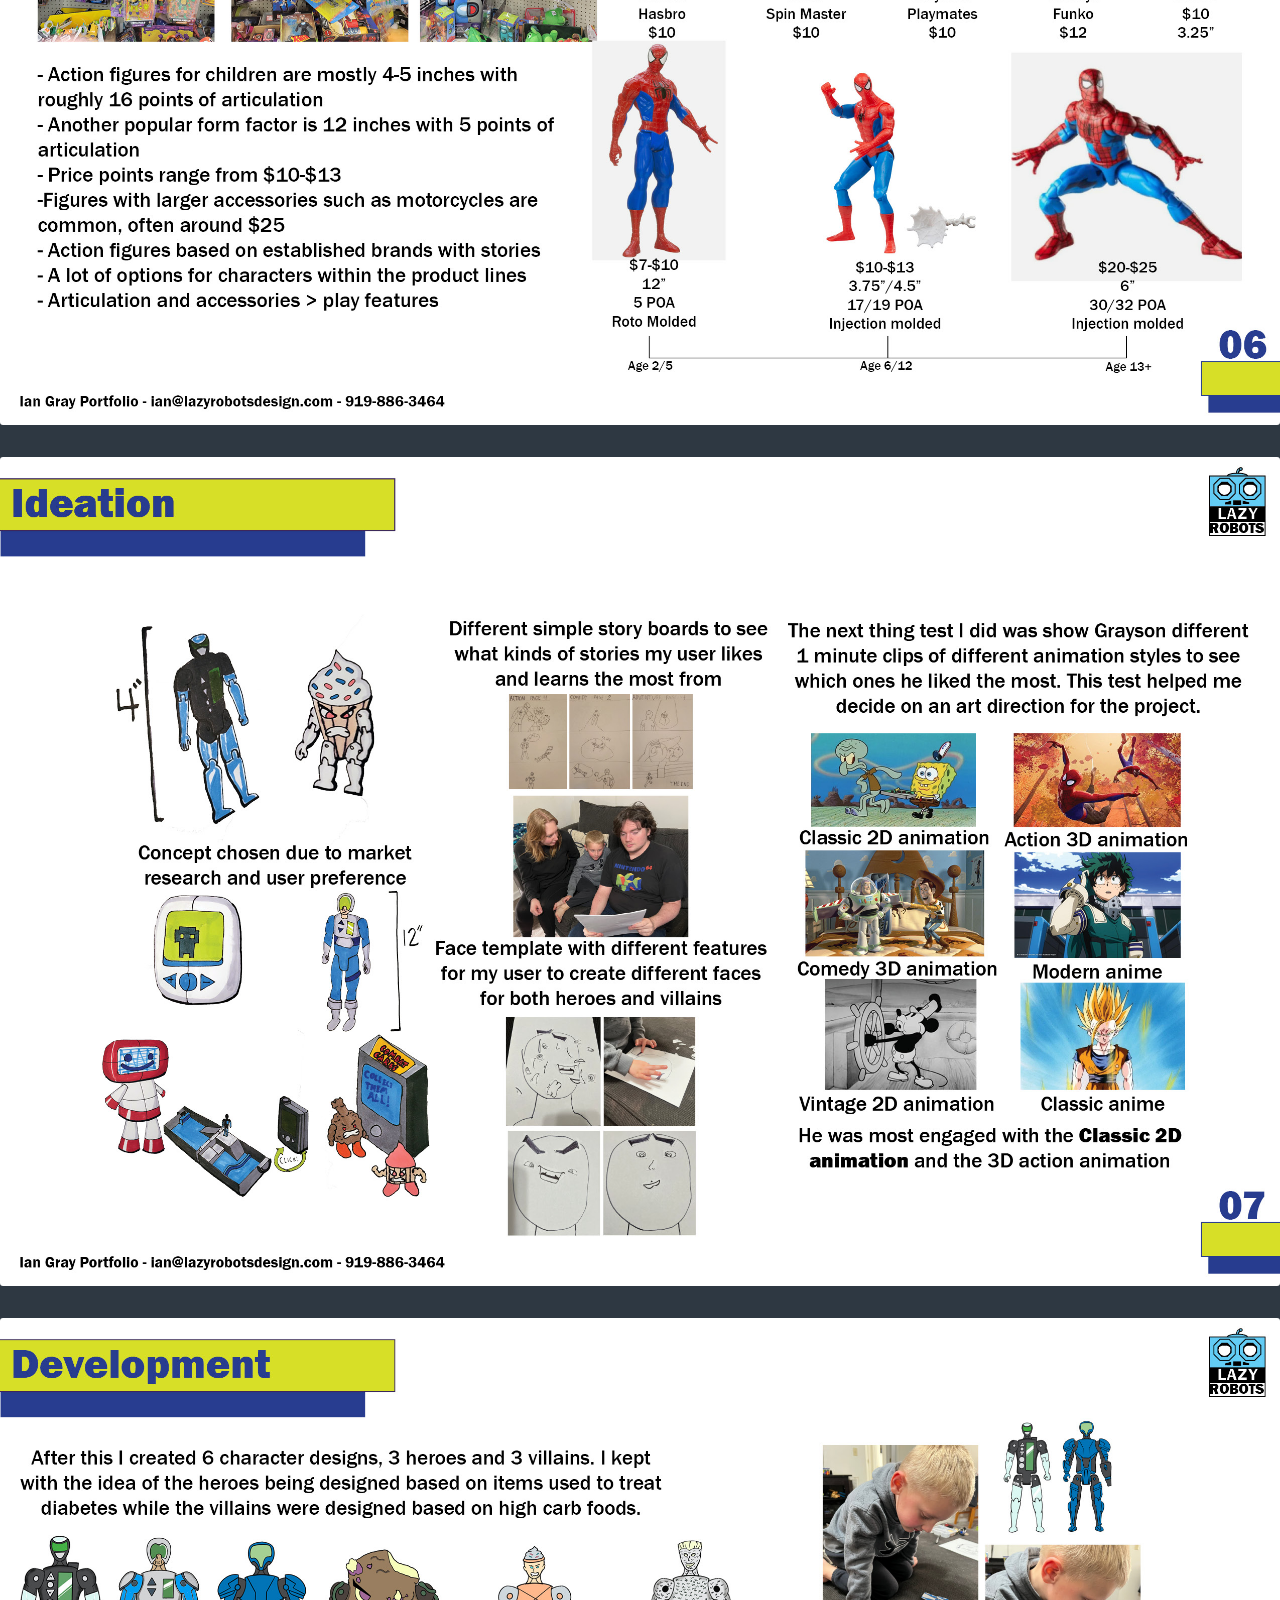
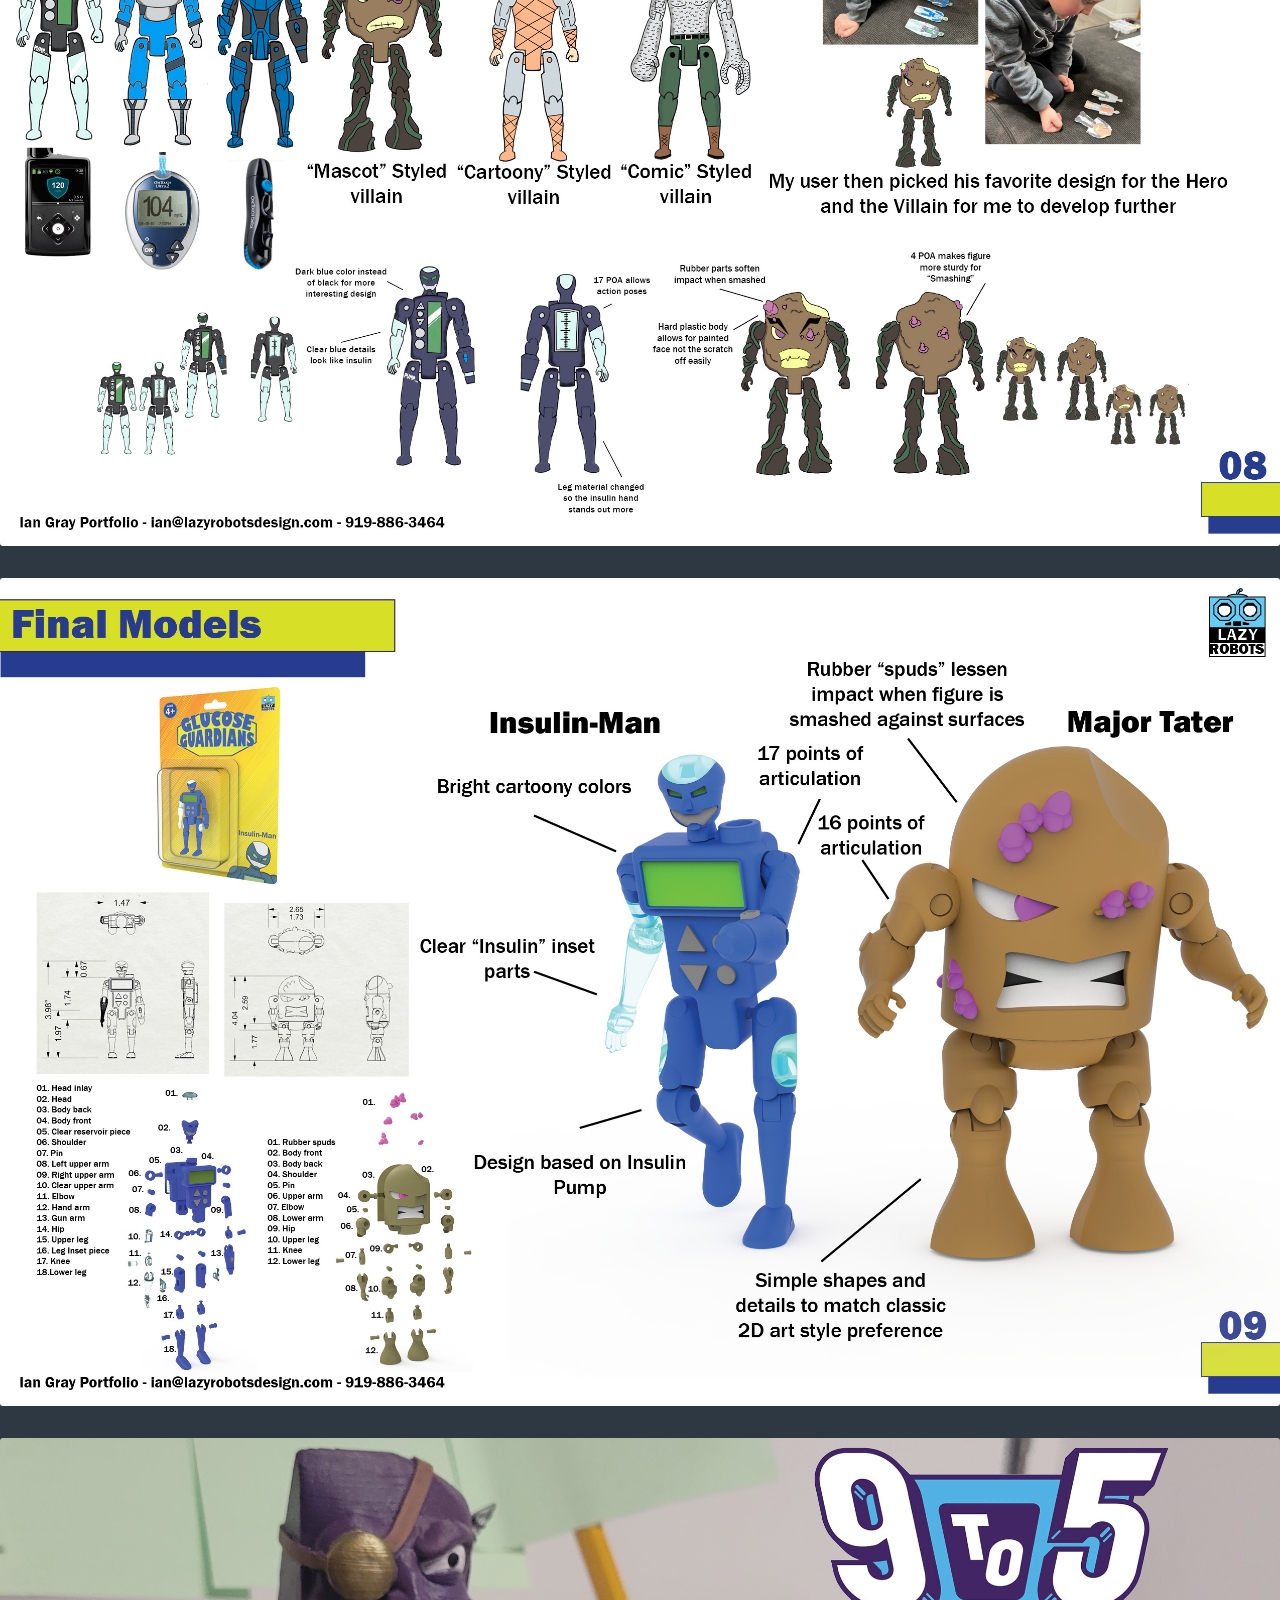
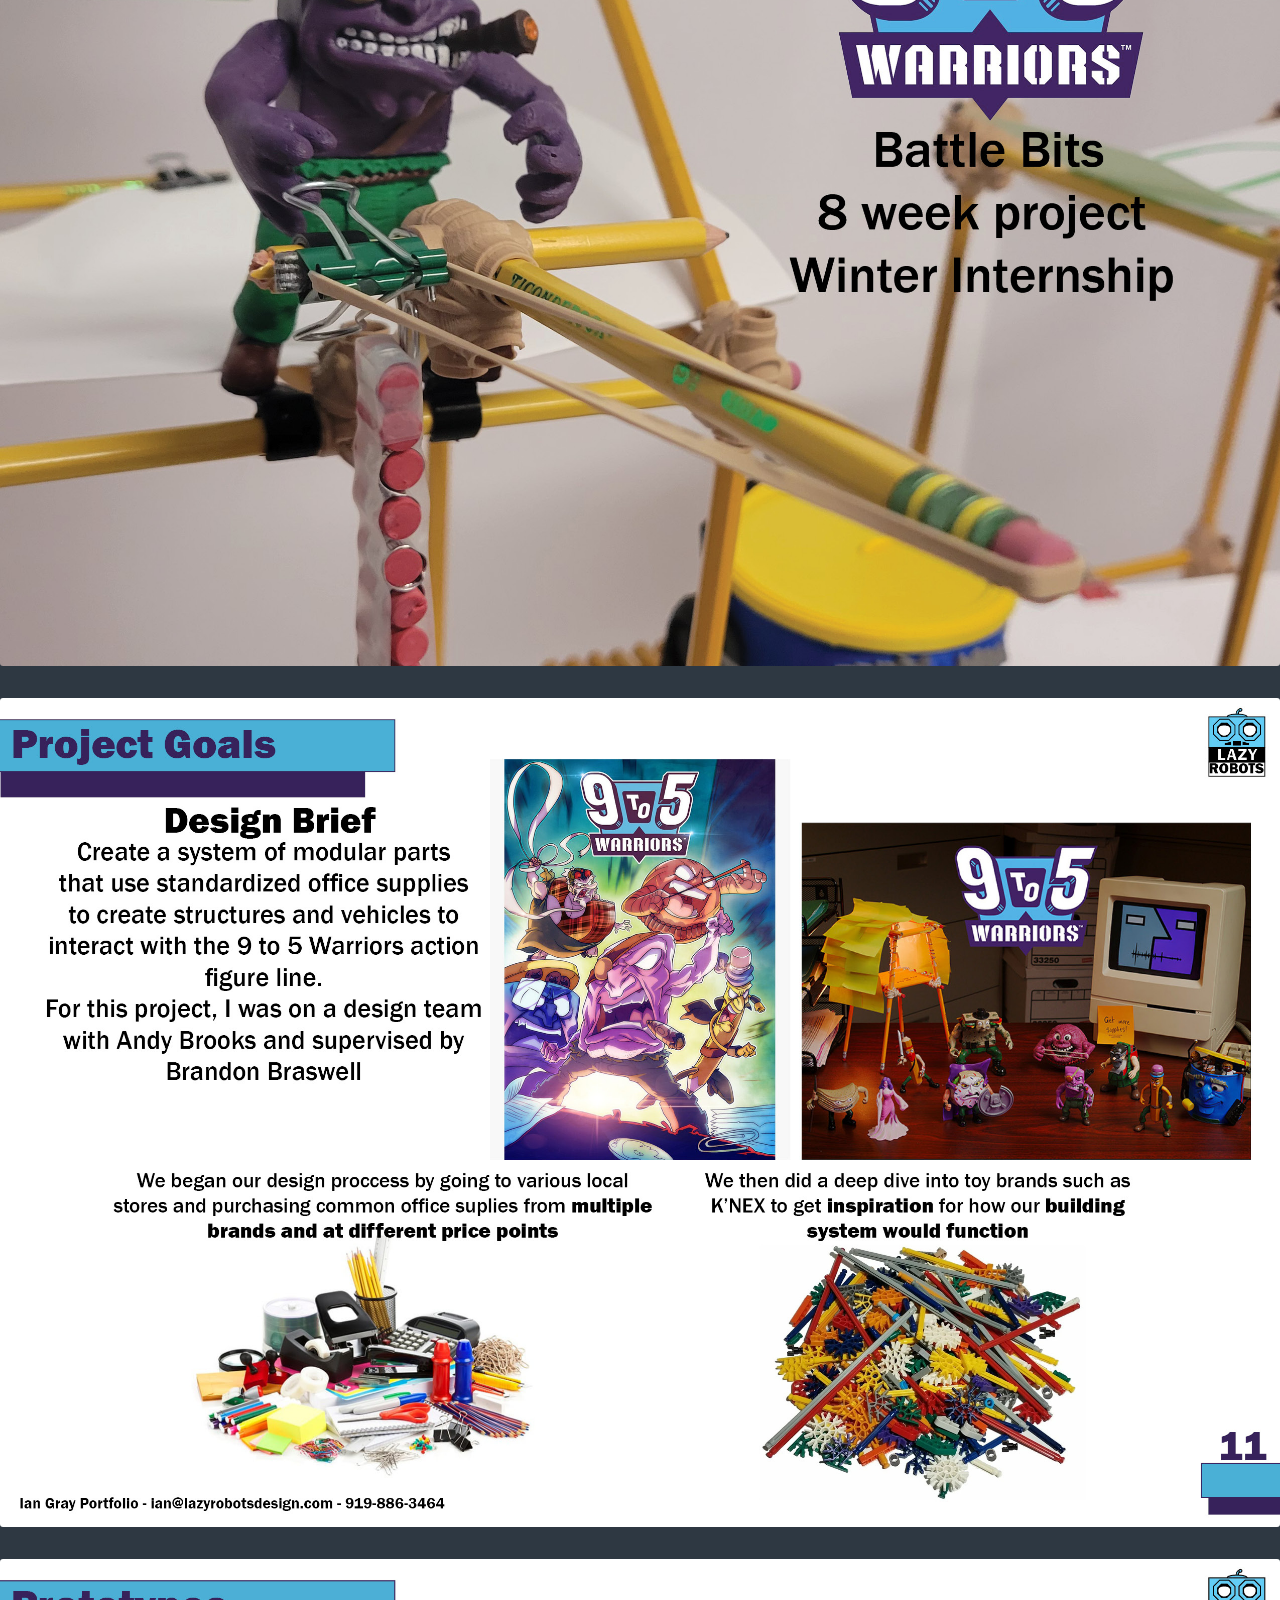
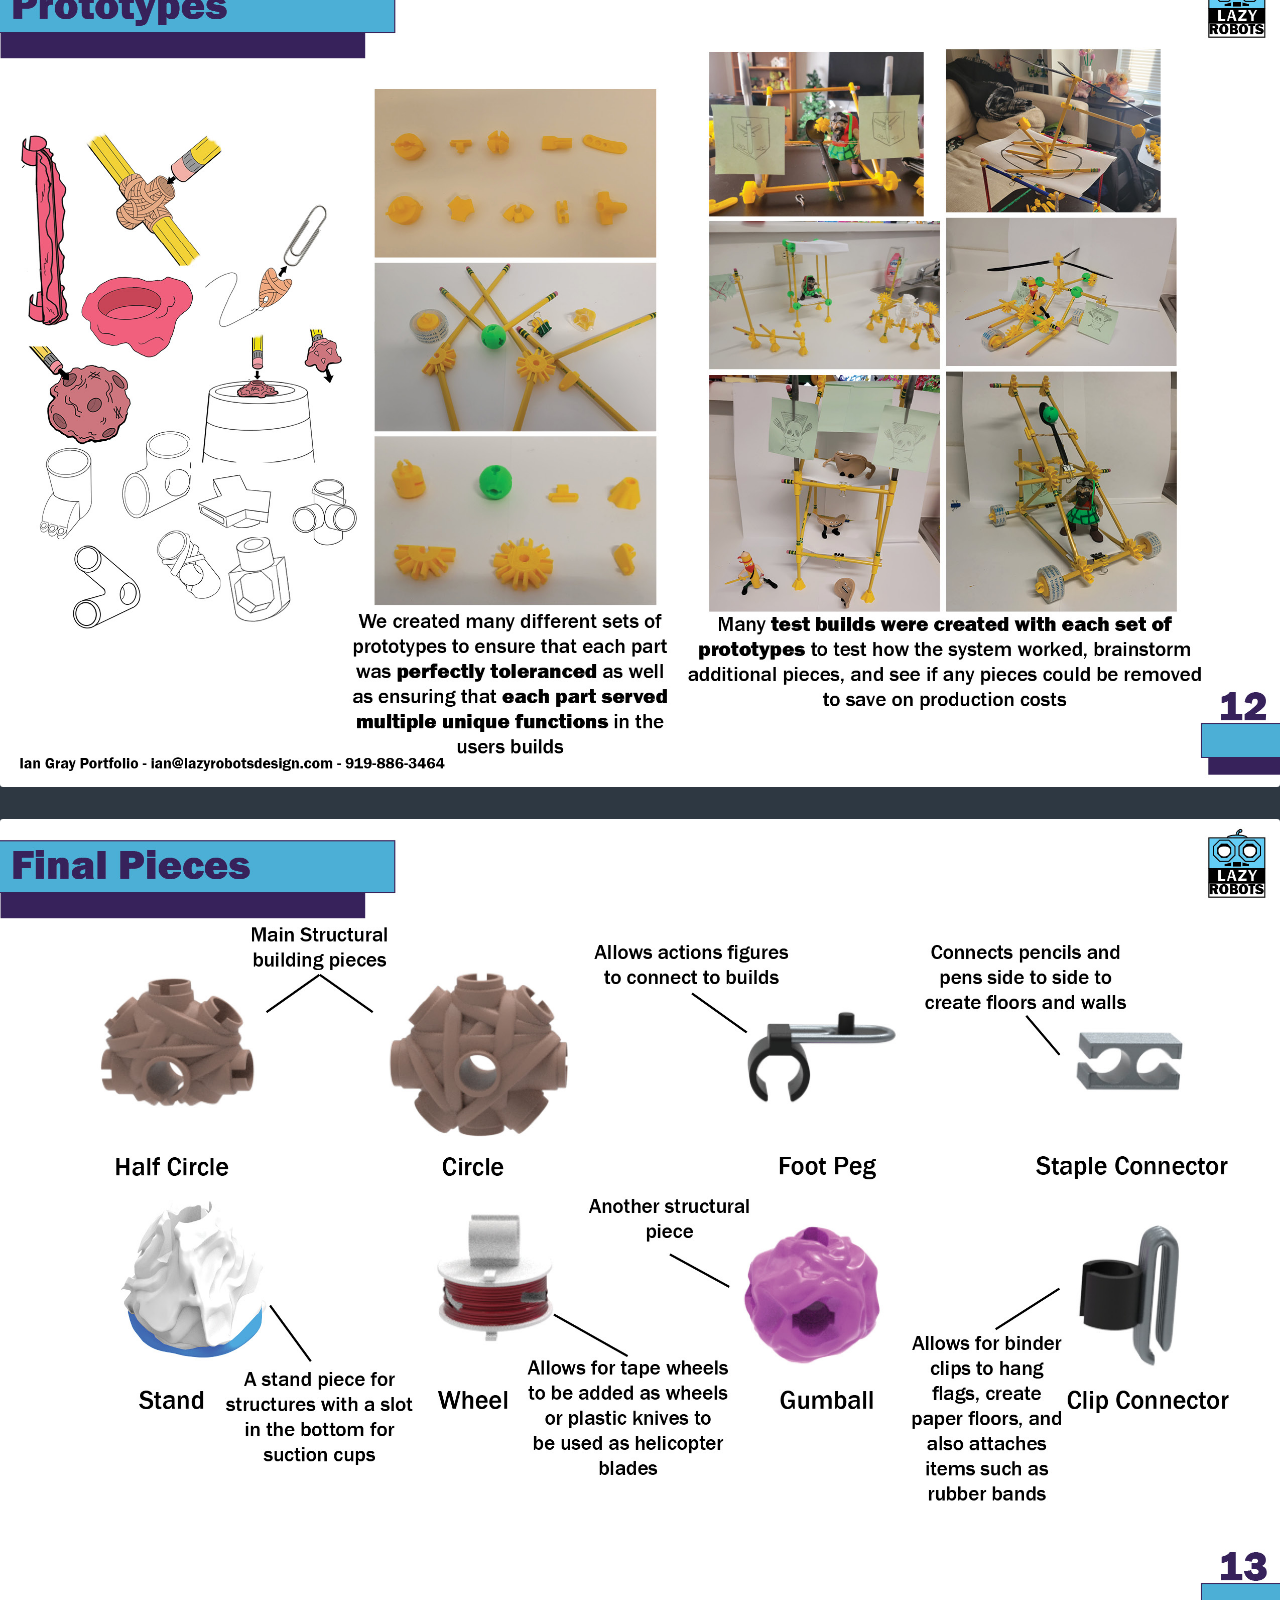
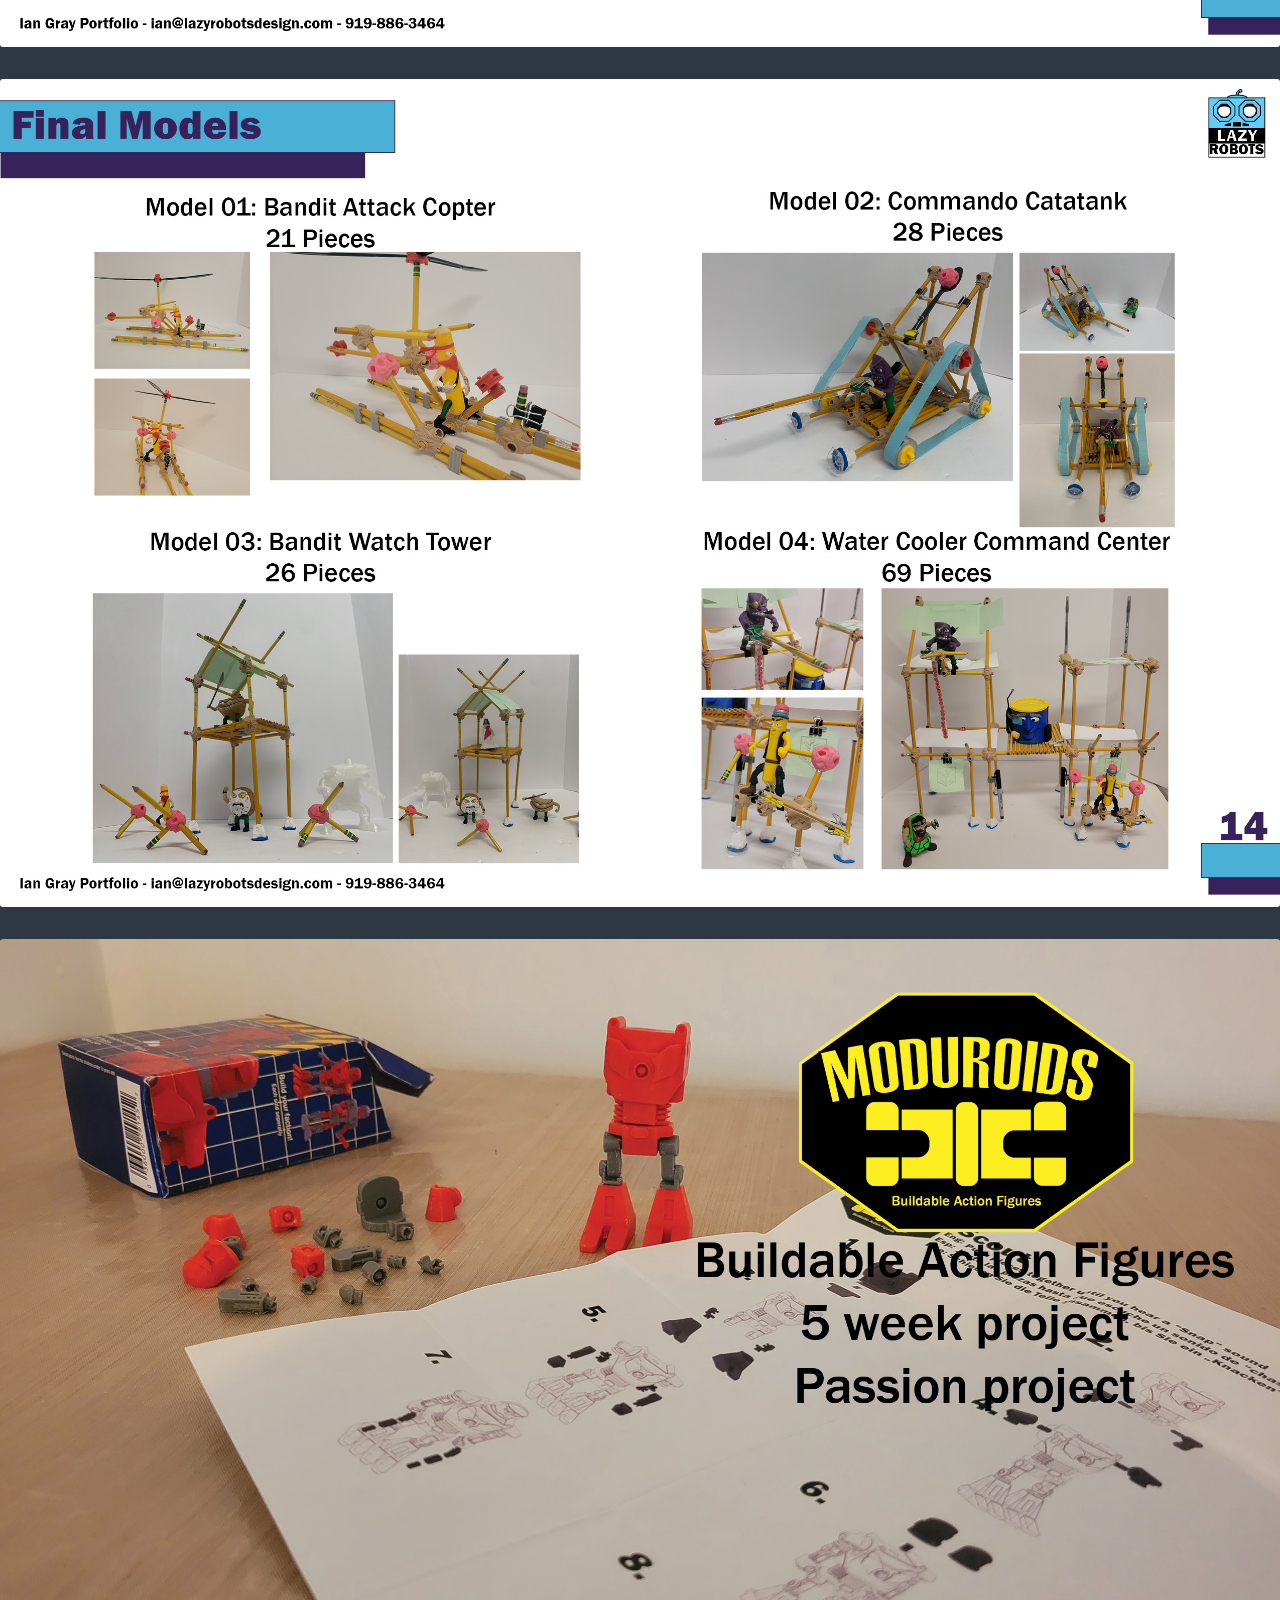
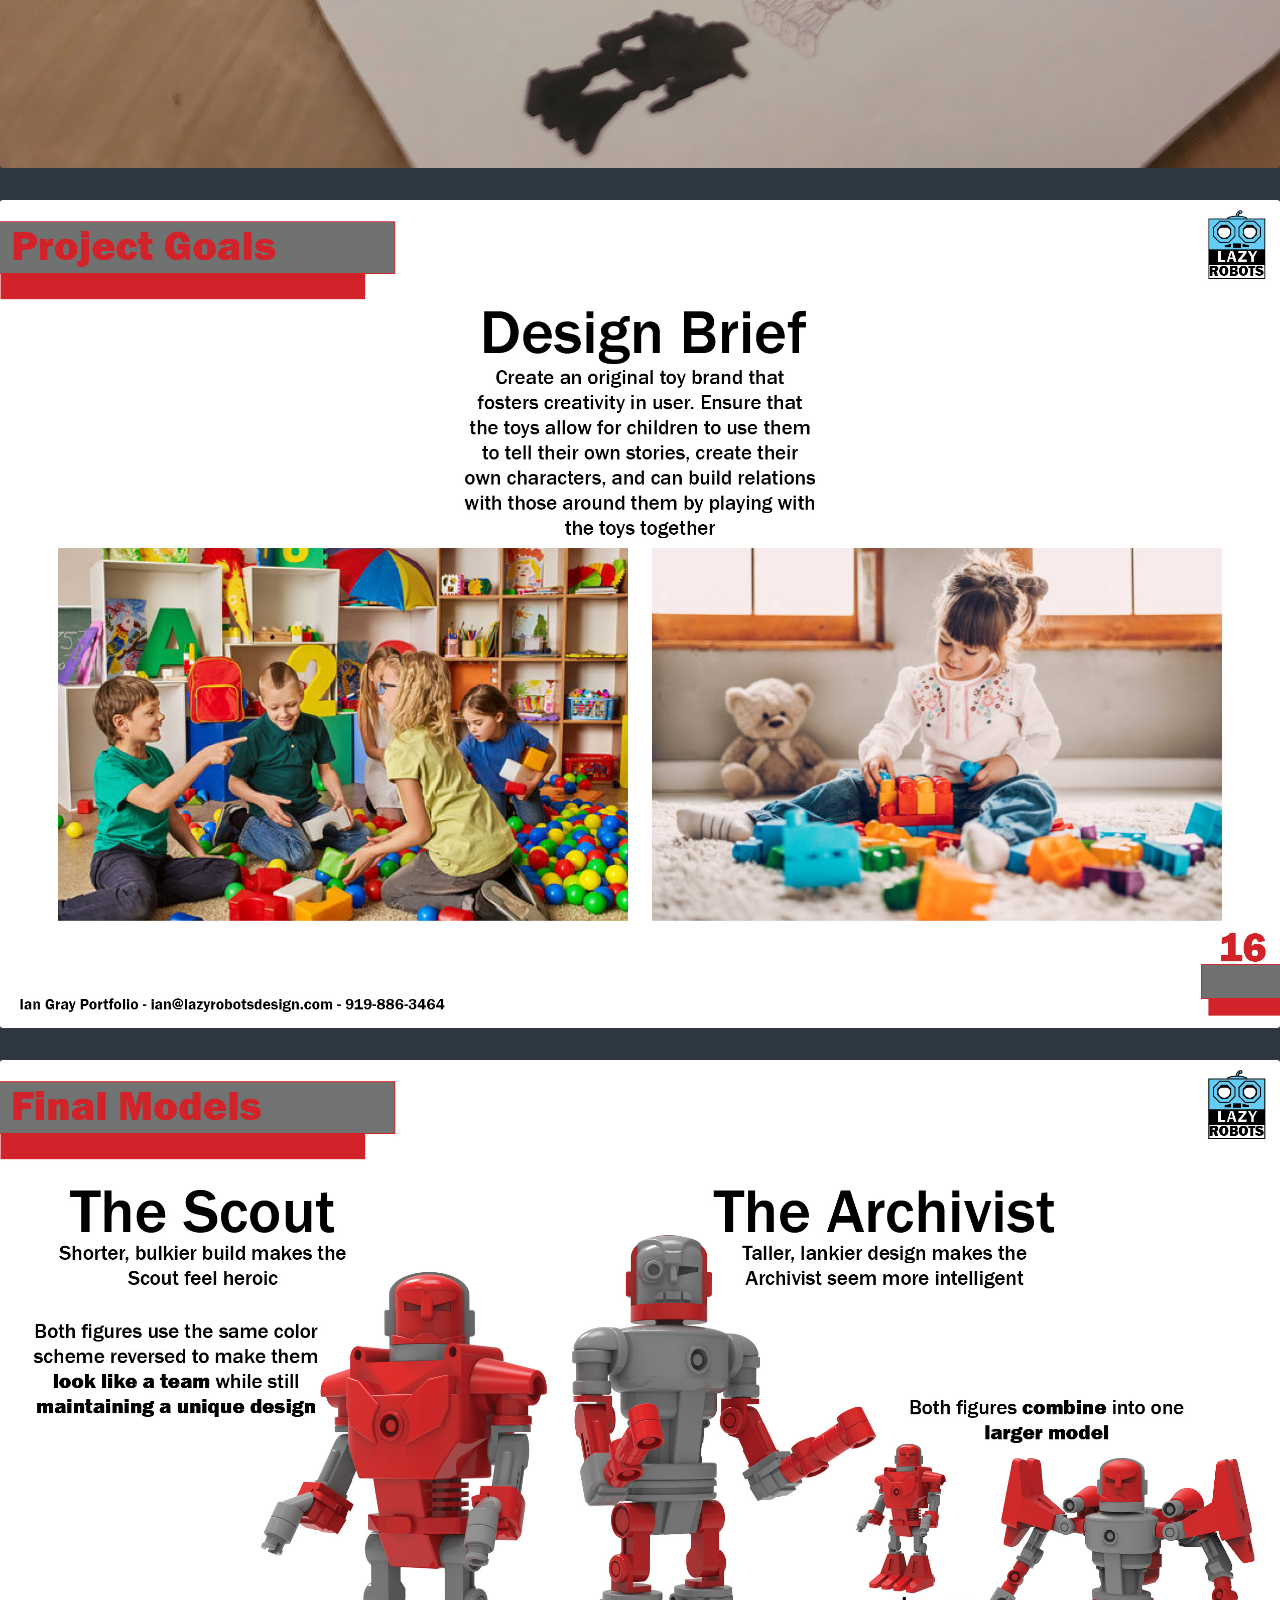
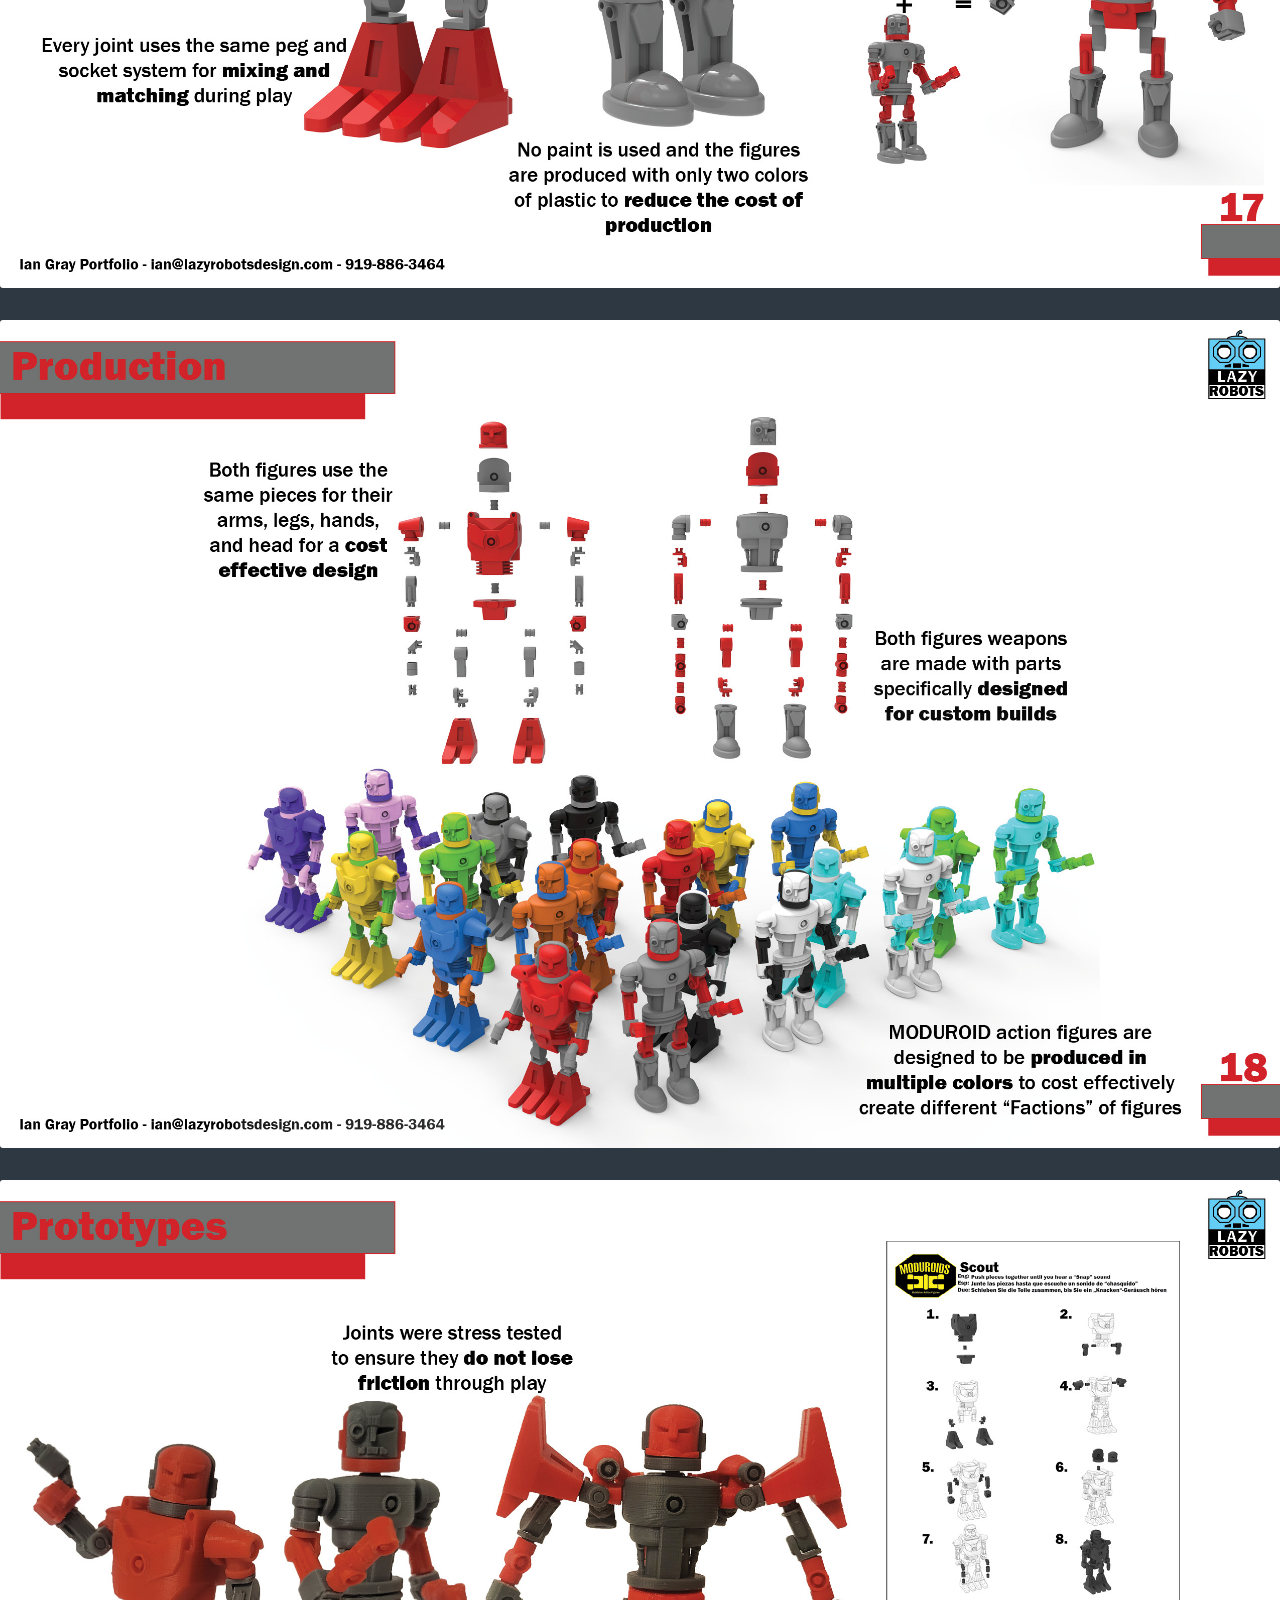
<file: portfolio.html>
<!DOCTYPE HTML>
<!--
	Spectral by HTML5 UP
	html5up.net | @ajlkn
	Free for personal and commercial use under the CCA 3.0 license (html5up.net/license)
-->
<html>
	<head>
		<title>Generic - Spectral by HTML5 UP</title>
		<meta charset="utf-8" />
		<meta name="viewport" content="width=device-width, initial-scale=1, user-scalable=no" />
		<link rel="stylesheet" href="assets/css/main.css" />
		<noscript><link rel="stylesheet" href="assets/css/noscript.css" /></noscript>
	</head>
	<body class="is-preload">

		<!-- Page Wrapper -->
			<div id="page-wrapper">

				<!-- Header -->
					<header id="header">
						<h1><a href="index.html">Ian Gray's Portfolio</a></h1>
						<nav id="nav">
							<ul>
								<li class="special">
									<a href="#menu" class="menuToggle"><span>Menu</span></a>
									<div id="menu">
										<ul>
											<li><a href="index.html">Home</a></li>
                                            <li><a href="portfolio.html">Portfolio</a></li>
                                            <li><a href="battlebits.html">Battle Bits</a></li>
                                            <li><a href="glucoseguardians.html">Glucose Guardians</a></li>
											<li><a href="moduroids.html">Moduroids Buildable Action Figures</a></li>
											<li><a href="scrubble.html">The ScruBBle</a></li>
											<li><a href="chips.html">Frito-Lay POP Display</a></li>
										</ul>
									</div>
								</li>
							</ul>
						</nav>
					</header>

				<!-- Main -->
					<article id="main">
						<div class="col-12"><span class="image fit"><img src="images/portfolio1.jpg" alt="" /></span></div>
						<div class="col-12"><span class="image fit"><img src="images/portfolio2.jpg" alt="" /></span></div>
						<div class="col-12"><span class="image fit"><img src="images/portfolio3.jpg" alt="" /></span></div>
						<div class="col-12"><span class="image fit"><img src="images/portfolio4.jpg" alt="" /></span></div>
						<div class="col-12"><span class="image fit"><img src="images/portfolio5.jpg" alt="" /></span></div>
						<div class="col-12"><span class="image fit"><img src="images/portfolio6.jpg" alt="" /></span></div>
						<div class="col-12"><span class="image fit"><img src="images/portfolio7.jpg" alt="" /></span></div>
						<div class="col-12"><span class="image fit"><img src="images/portfolio8.jpg" alt="" /></span></div>
						<div class="col-12"><span class="image fit"><img src="images/portfolio9.jpg" alt="" /></span></div>
						<div class="col-12"><span class="image fit"><img src="images/portfolio10.jpg" alt="" /></span></div>
                        <div class="col-12"><span class="image fit"><img src="images/portfolio11.jpg" alt="" /></span></div>
						<div class="col-12"><span class="image fit"><img src="images/portfolio12.jpg" alt="" /></span></div>
						<div class="col-12"><span class="image fit"><img src="images/portfolio13.jpg" alt="" /></span></div>
						<div class="col-12"><span class="image fit"><img src="images/portfolio14.jpg" alt="" /></span></div>
						<div class="col-12"><span class="image fit"><img src="images/portfolio15.jpg" alt="" /></span></div>
						<div class="col-12"><span class="image fit"><img src="images/portfolio16.jpg" alt="" /></span></div>
						<div class="col-12"><span class="image fit"><img src="images/portfolio17.jpg" alt="" /></span></div>
						<div class="col-12"><span class="image fit"><img src="images/portfolio18.jpg" alt="" /></span></div>
						<div class="col-12"><span class="image fit"><img src="images/portfolio19.jpg" alt="" /></span></div>
						<div class="col-12"><span class="image fit"><img src="images/portfolio20.jpg" alt="" /></span></div>
                        <div class="col-12"><span class="image fit"><img src="images/portfolio21.jpg" alt="" /></span></div>
						<div class="col-12"><span class="image fit"><img src="images/portfolio22.jpg" alt="" /></span></div>
						<div class="col-12"><span class="image fit"><img src="images/portfolio23.jpg" alt="" /></span></div>
						<div class="col-12"><span class="image fit"><img src="images/portfolio24.jpg" alt="" /></span></div>
						<div class="col-12"><span class="image fit"><img src="images/portfolio25.jpg" alt="" /></span></div>
						<div class="col-12"><span class="image fit"><img src="images/portfolio26.jpg" alt="" /></span></div>
					</article>

				<!-- Footer -->
					<footer id="footer">
						<ul class="icons">
							<li><a href="https://www.instagram.com/lazyrobots/" class="icon brands fa-instagram"><span class="label">Instagram</span></a></li>
							<li><a href="https://www.linkedin.com/in/ian-gray-b70662263/" class="icon brands fa-linkedin"><span class="label">Linkedin</span></a></li>
							<li><a href="mailto:Ian@lazyrobotsdesign.com" class="icon solid fa-envelope"><span class="label">Email</span></a></li>
						</ul>
						<ul class="copyright">
							<li>&copy; 1-919-886-3464 </li><li>Email: <a href="mailto:Ian@lazyrobotsdesign.com">Ian@lazyrobotsdesign.com</a></li>
						</ul>
					</footer>

			</div>

		<!-- Scripts -->
			<script src="assets/js/jquery.min.js"></script>
			<script src="assets/js/jquery.scrollex.min.js"></script>
			<script src="assets/js/jquery.scrolly.min.js"></script>
			<script src="assets/js/browser.min.js"></script>
			<script src="assets/js/breakpoints.min.js"></script>
			<script src="assets/js/util.js"></script>
			<script src="assets/js/main.js"></script>

	</body>
</html>
</file>
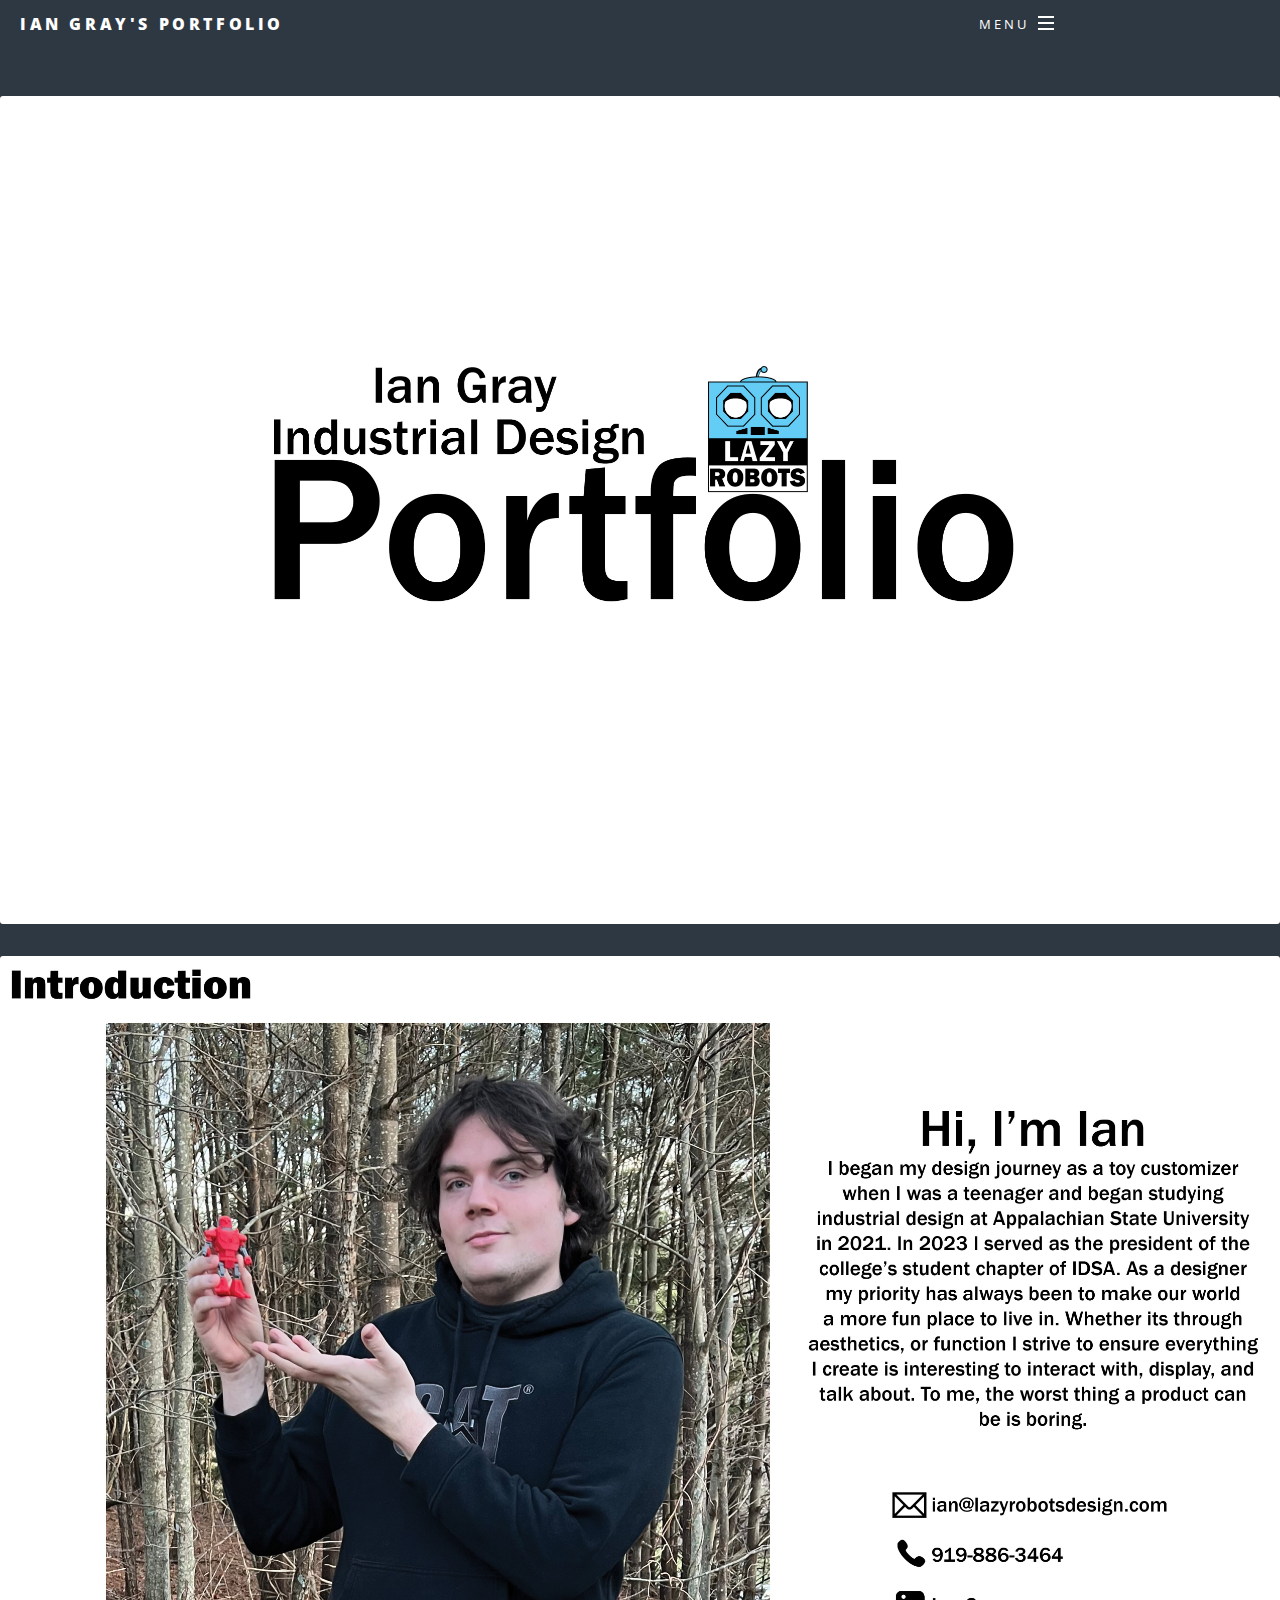
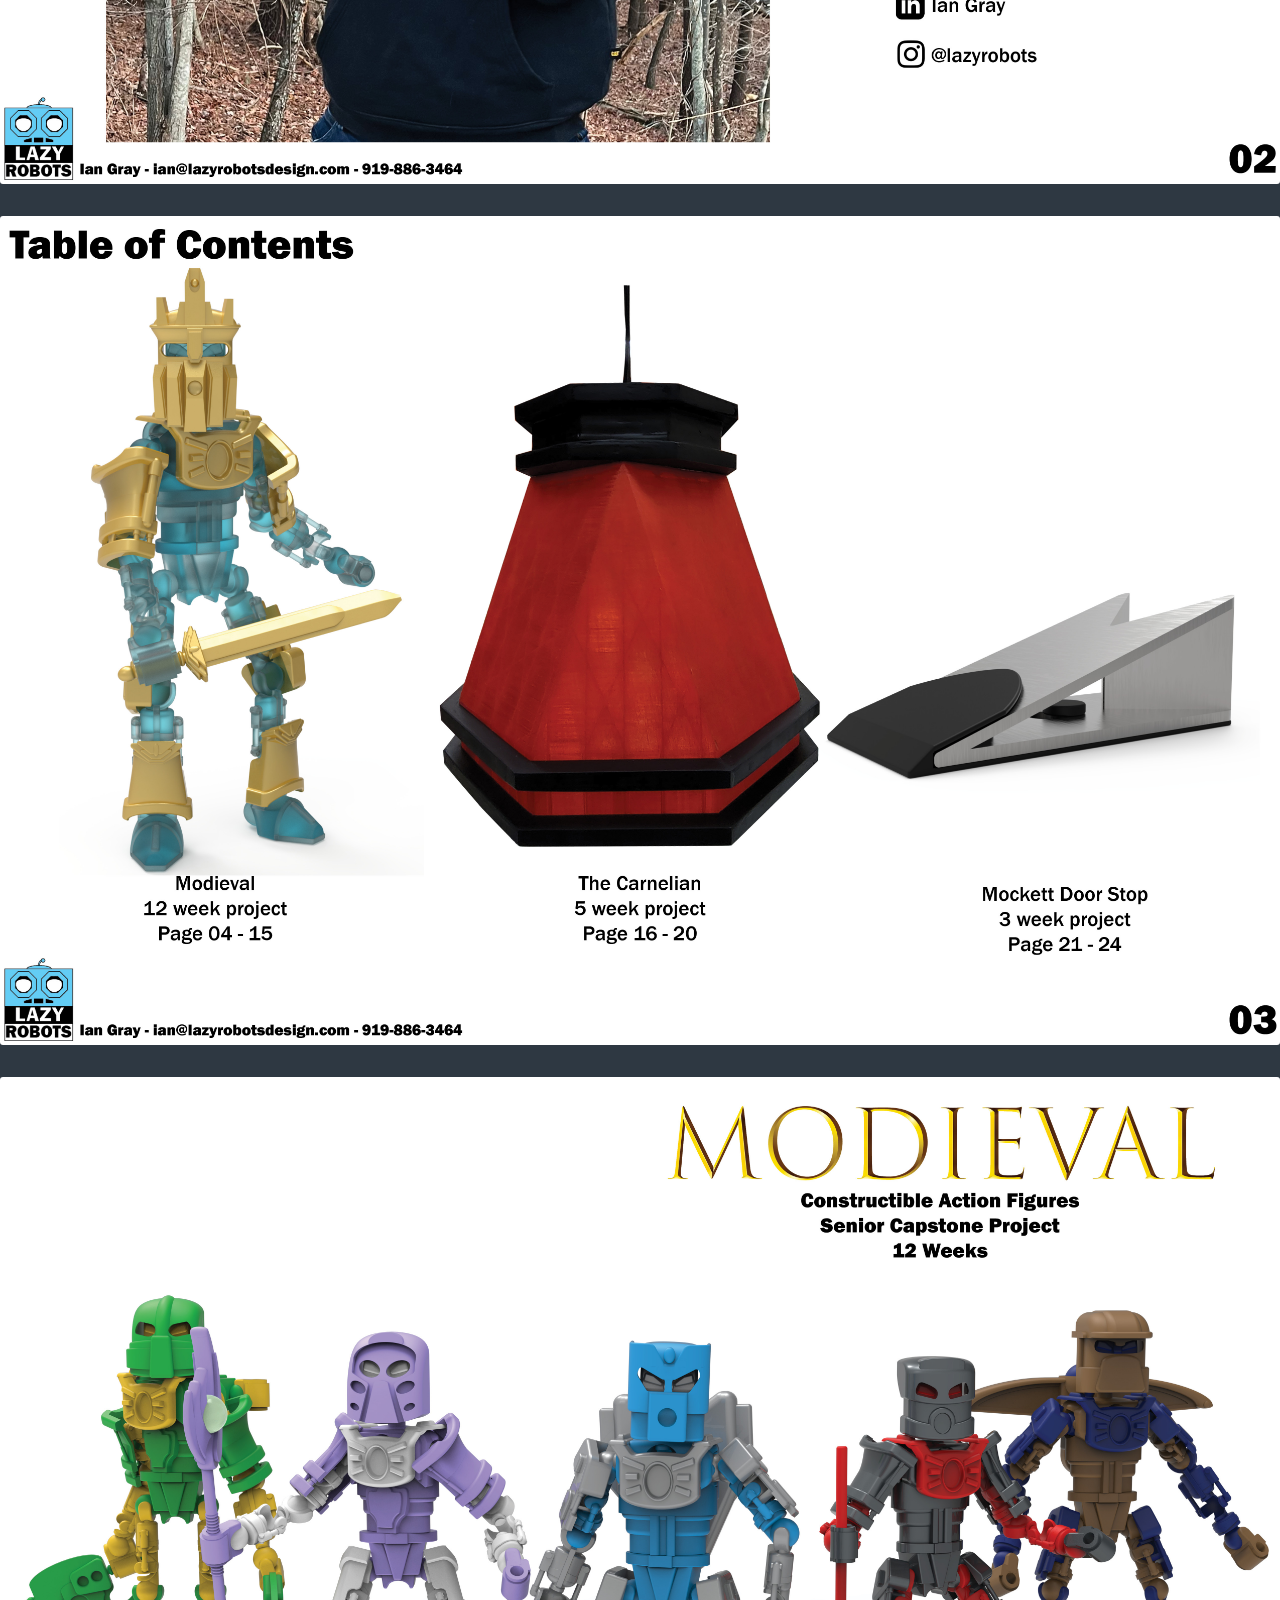
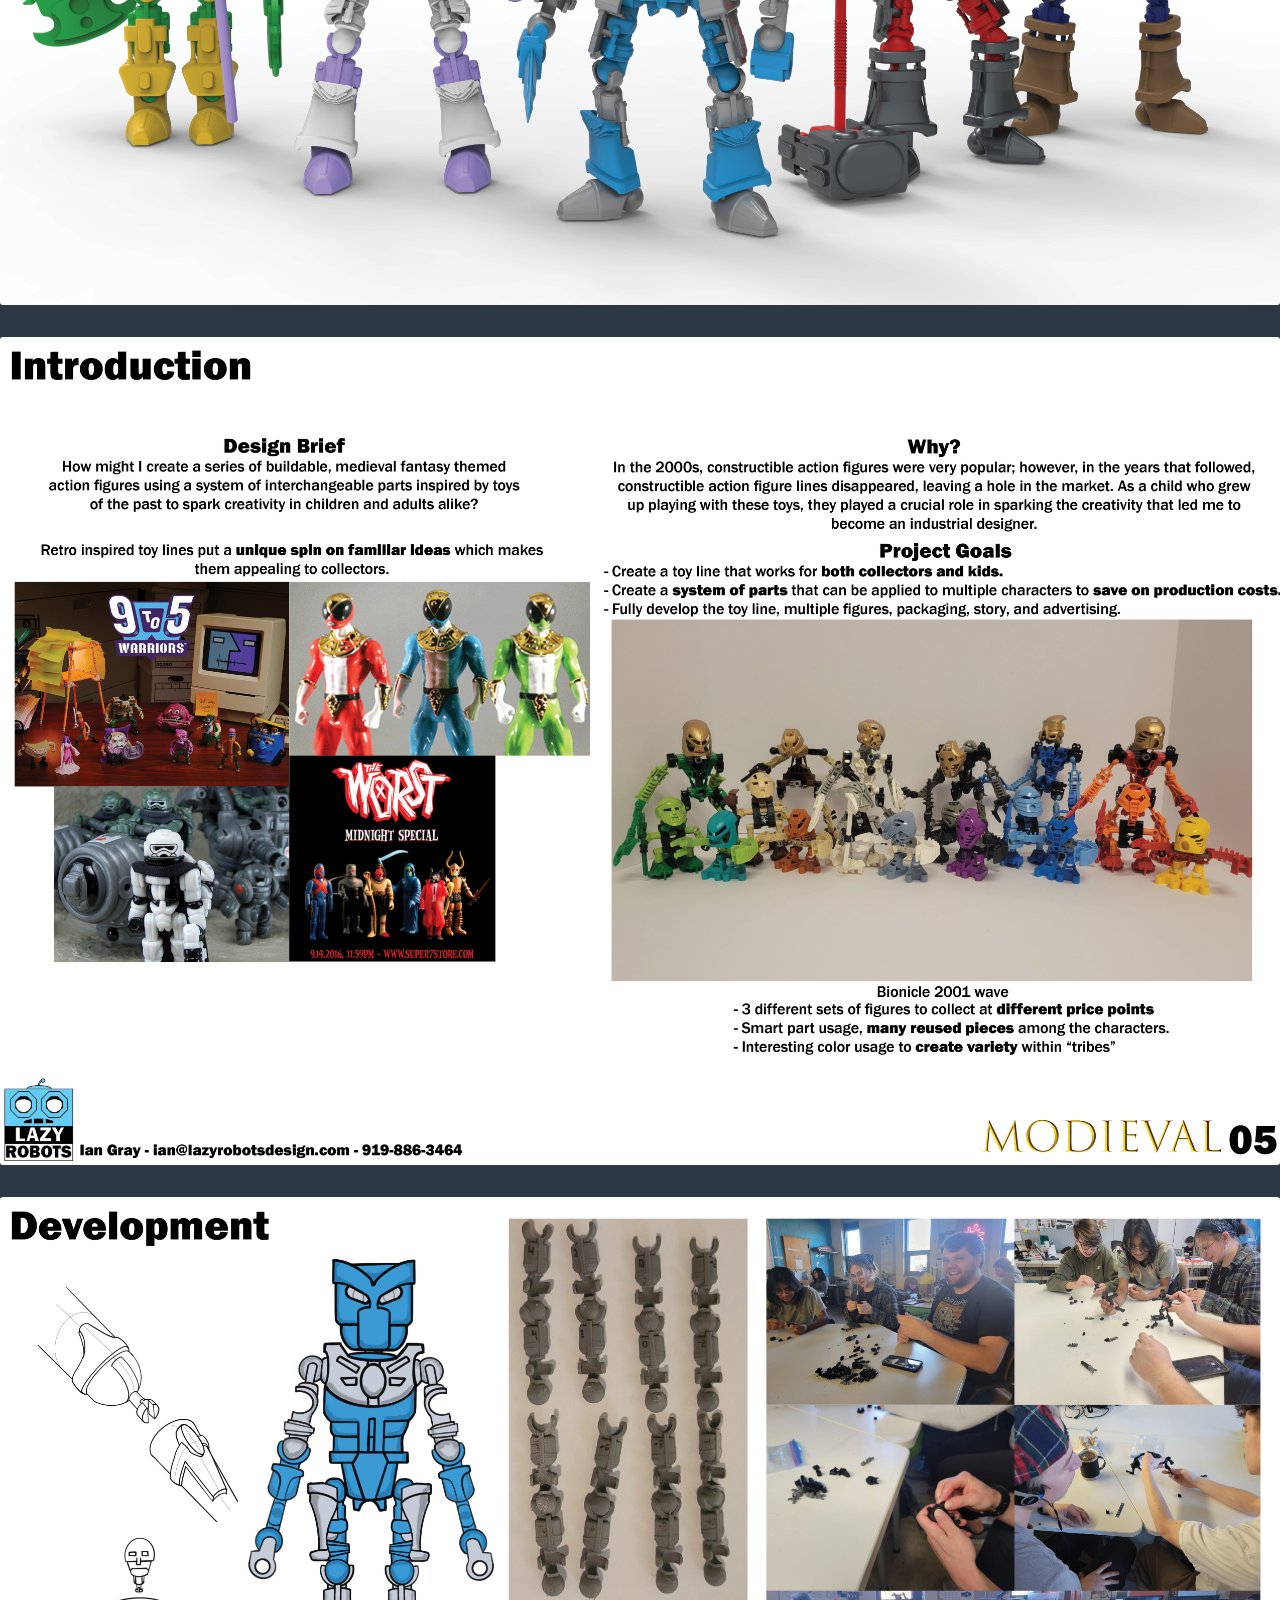
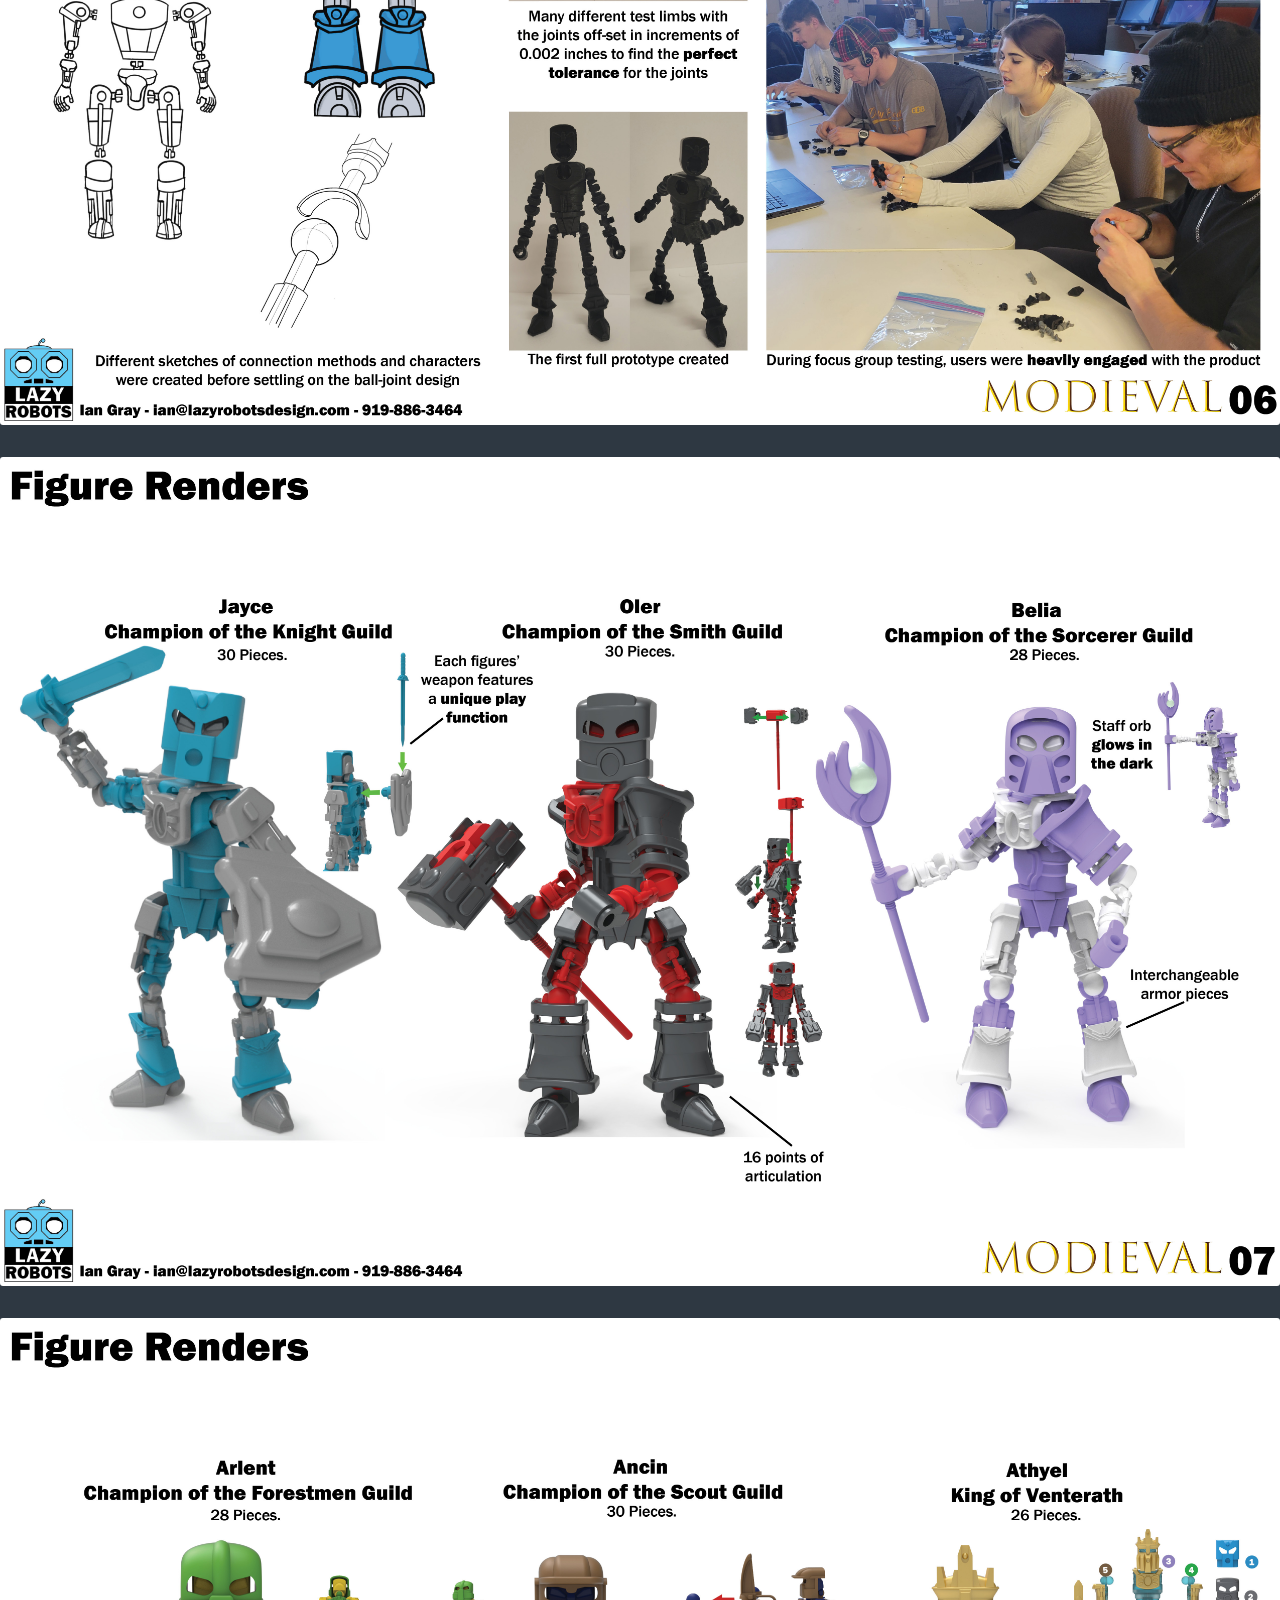
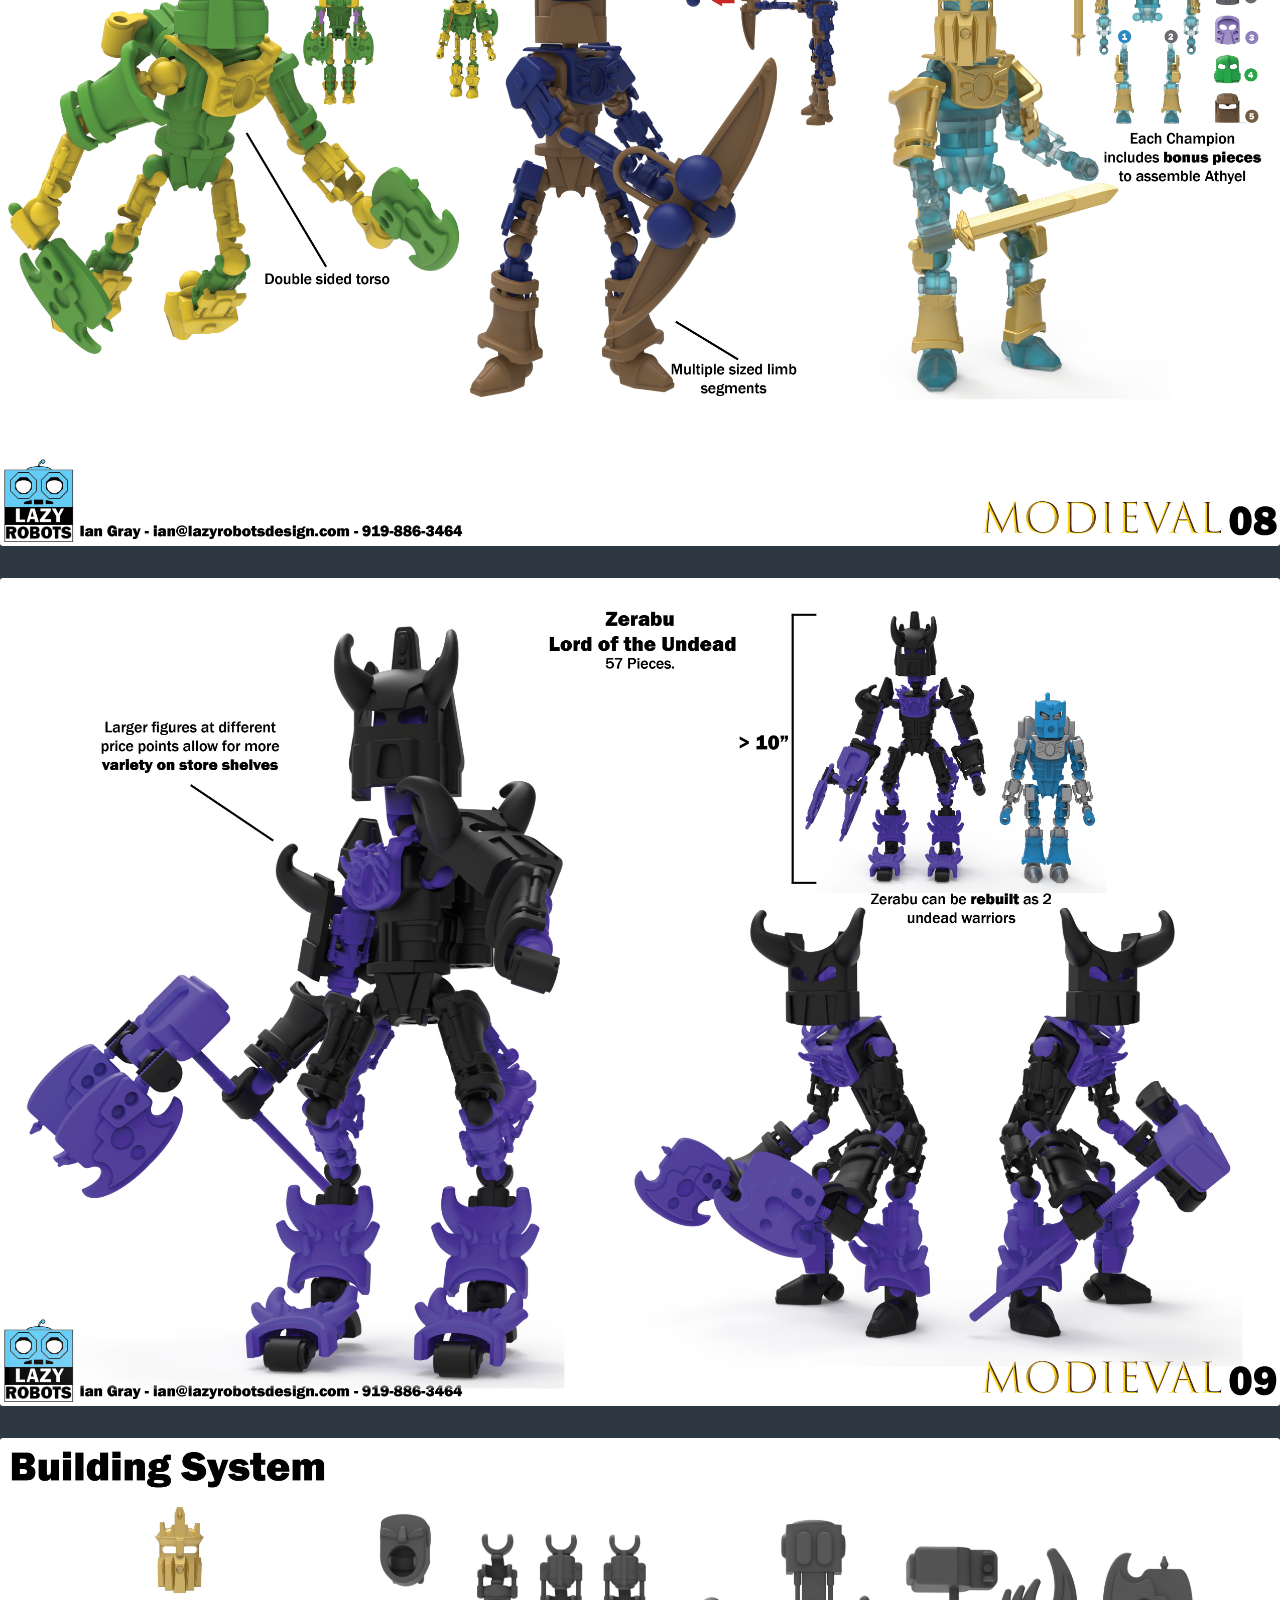
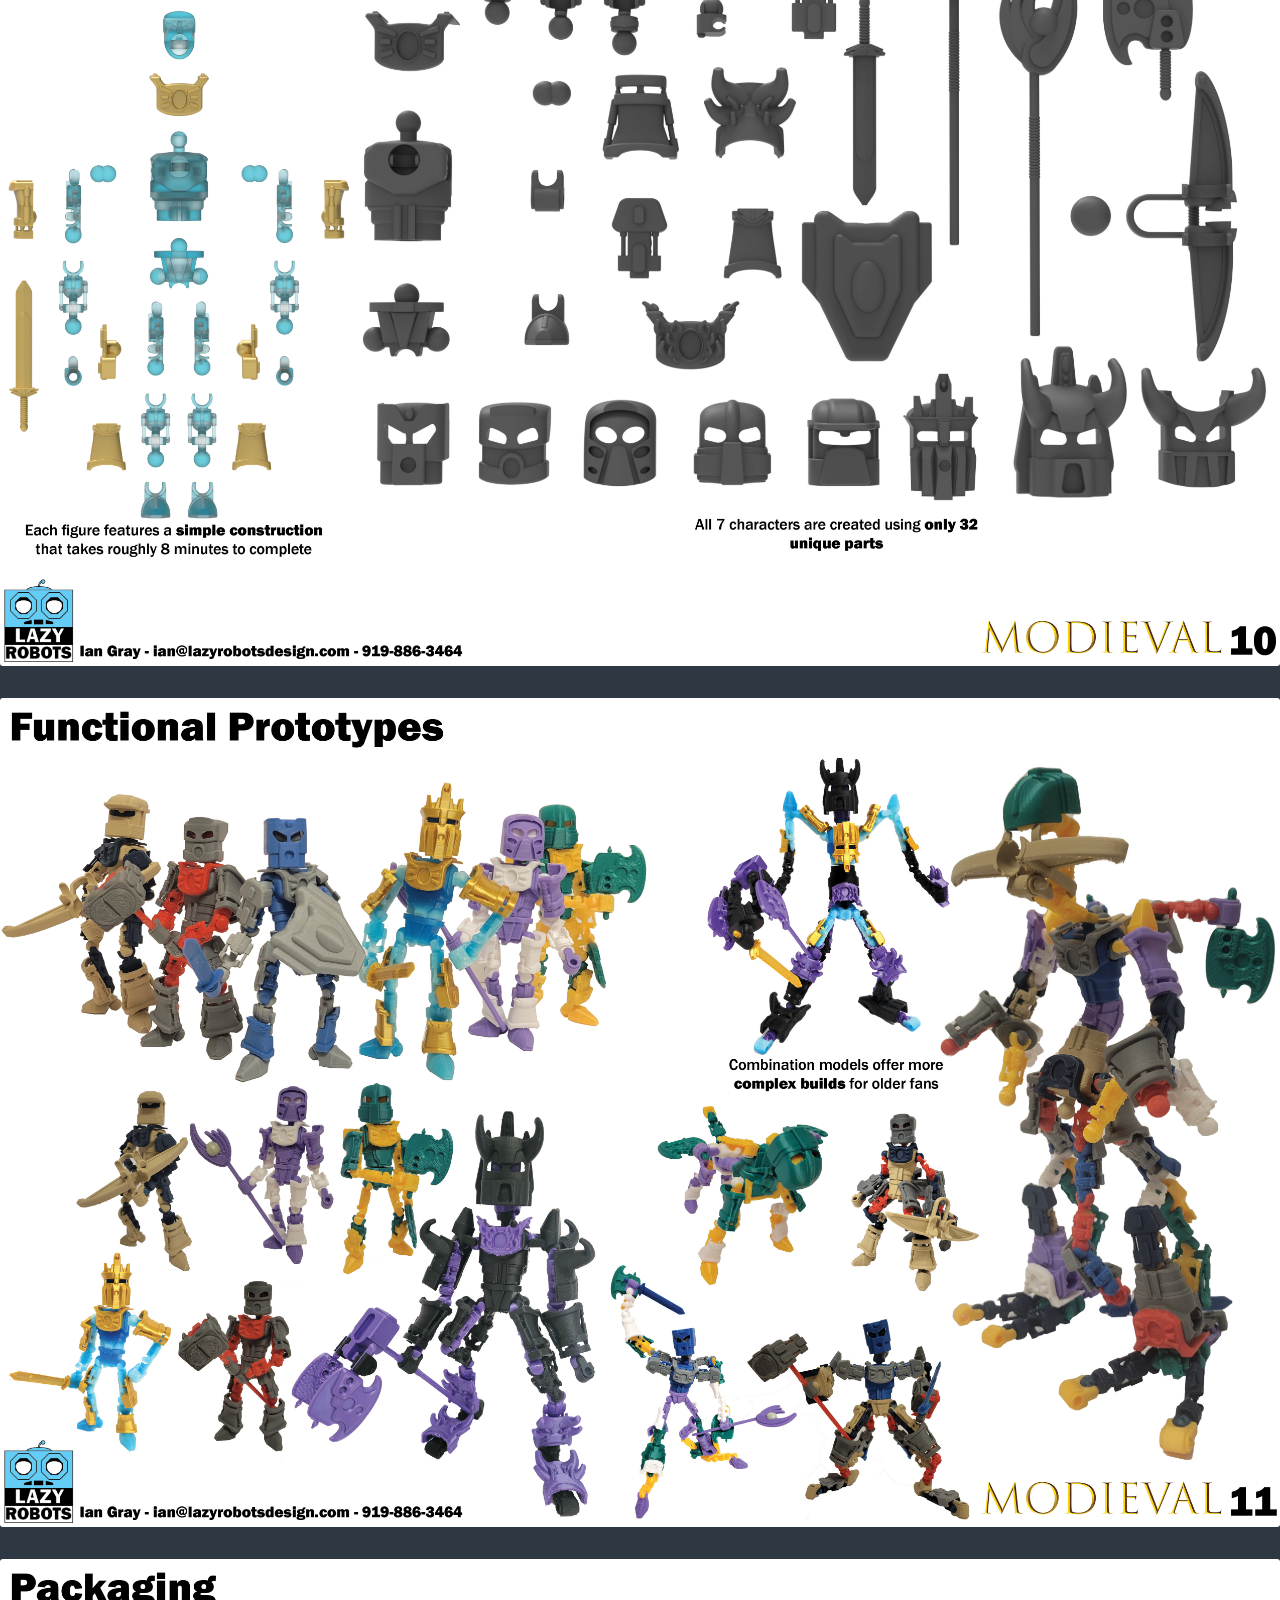
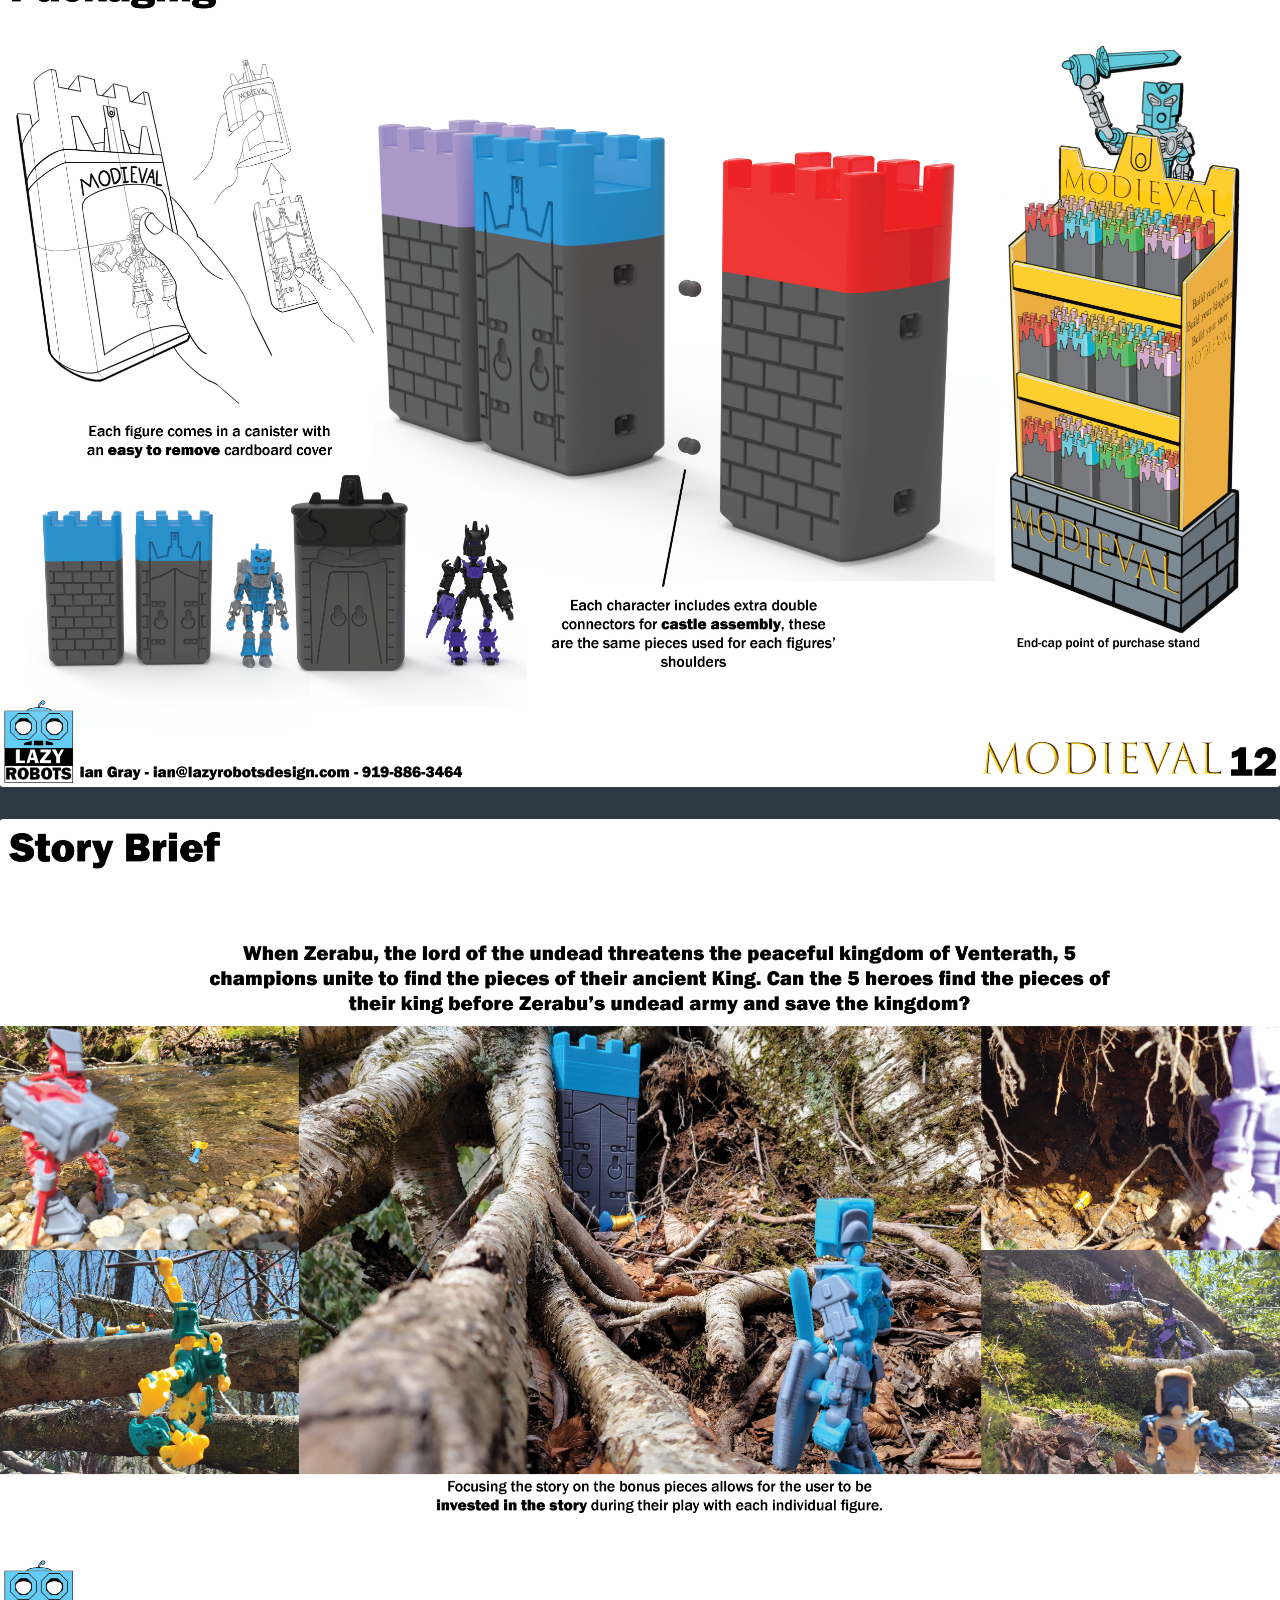
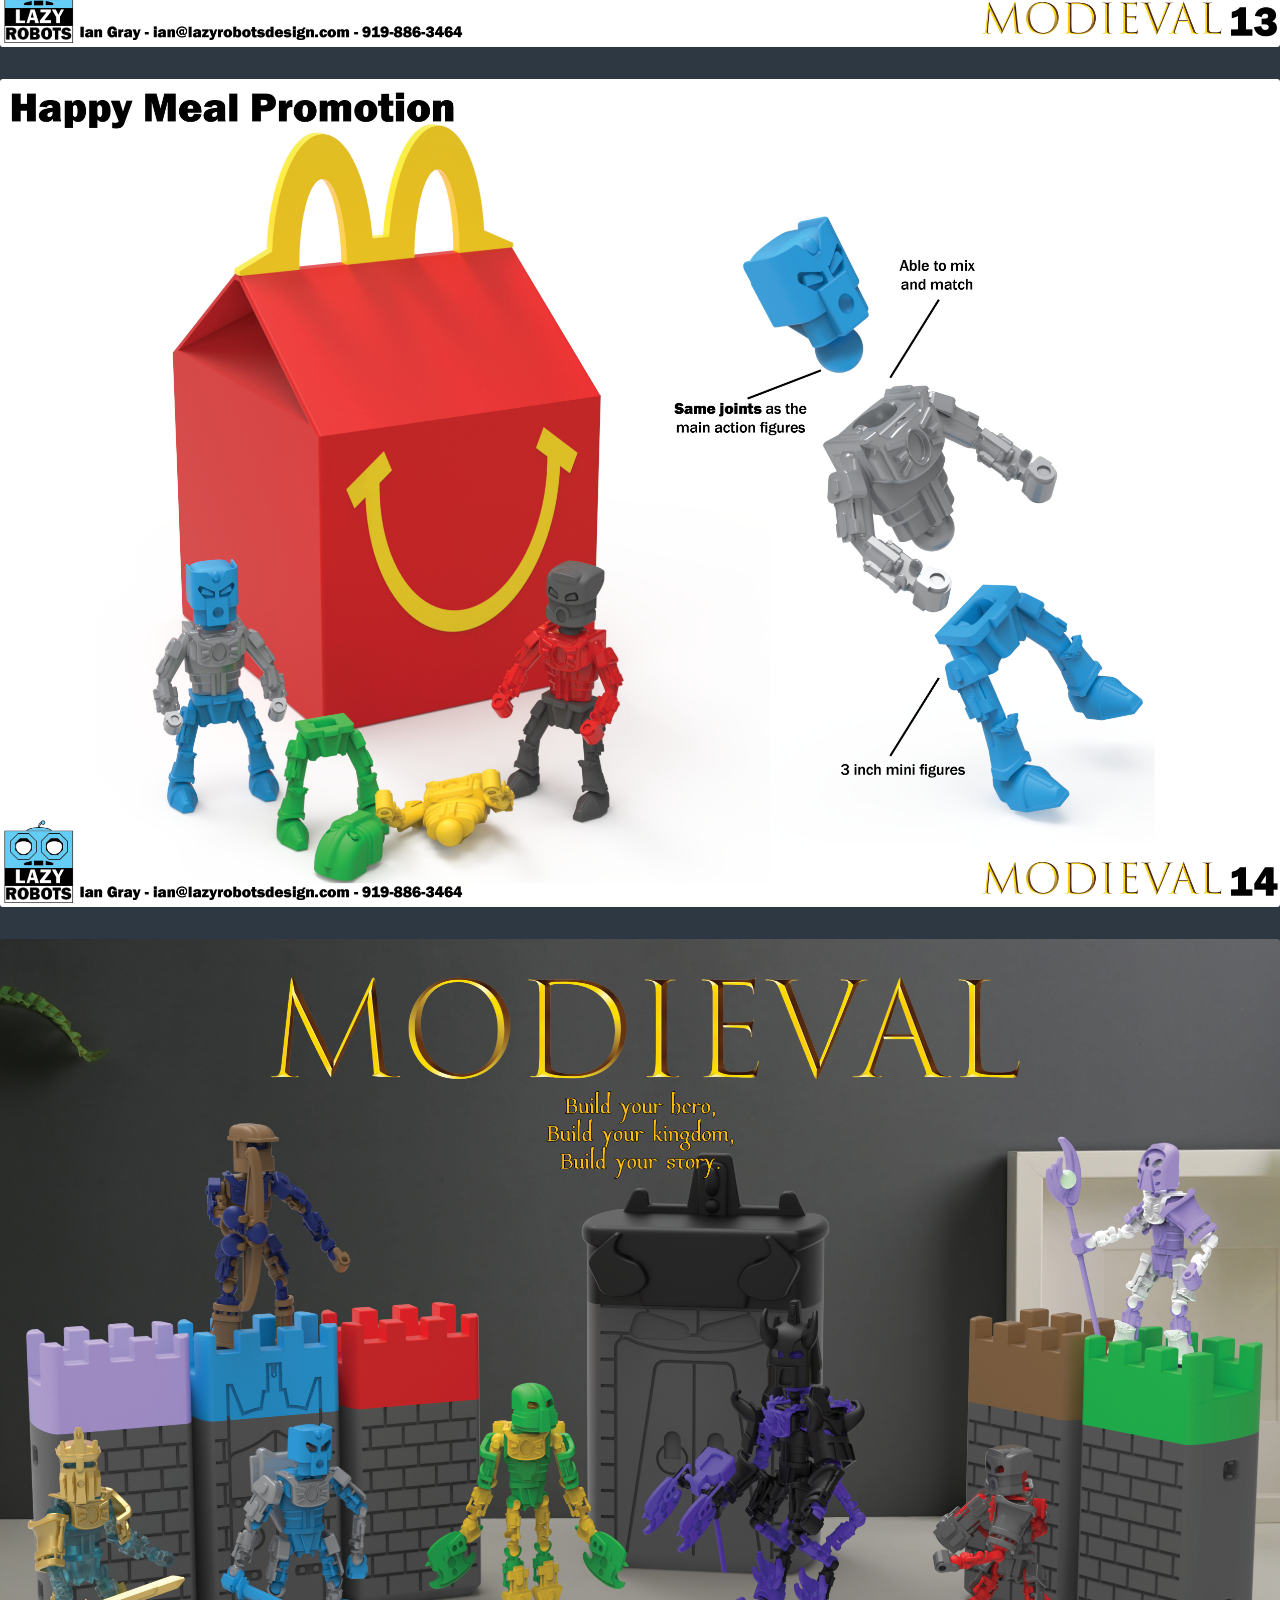
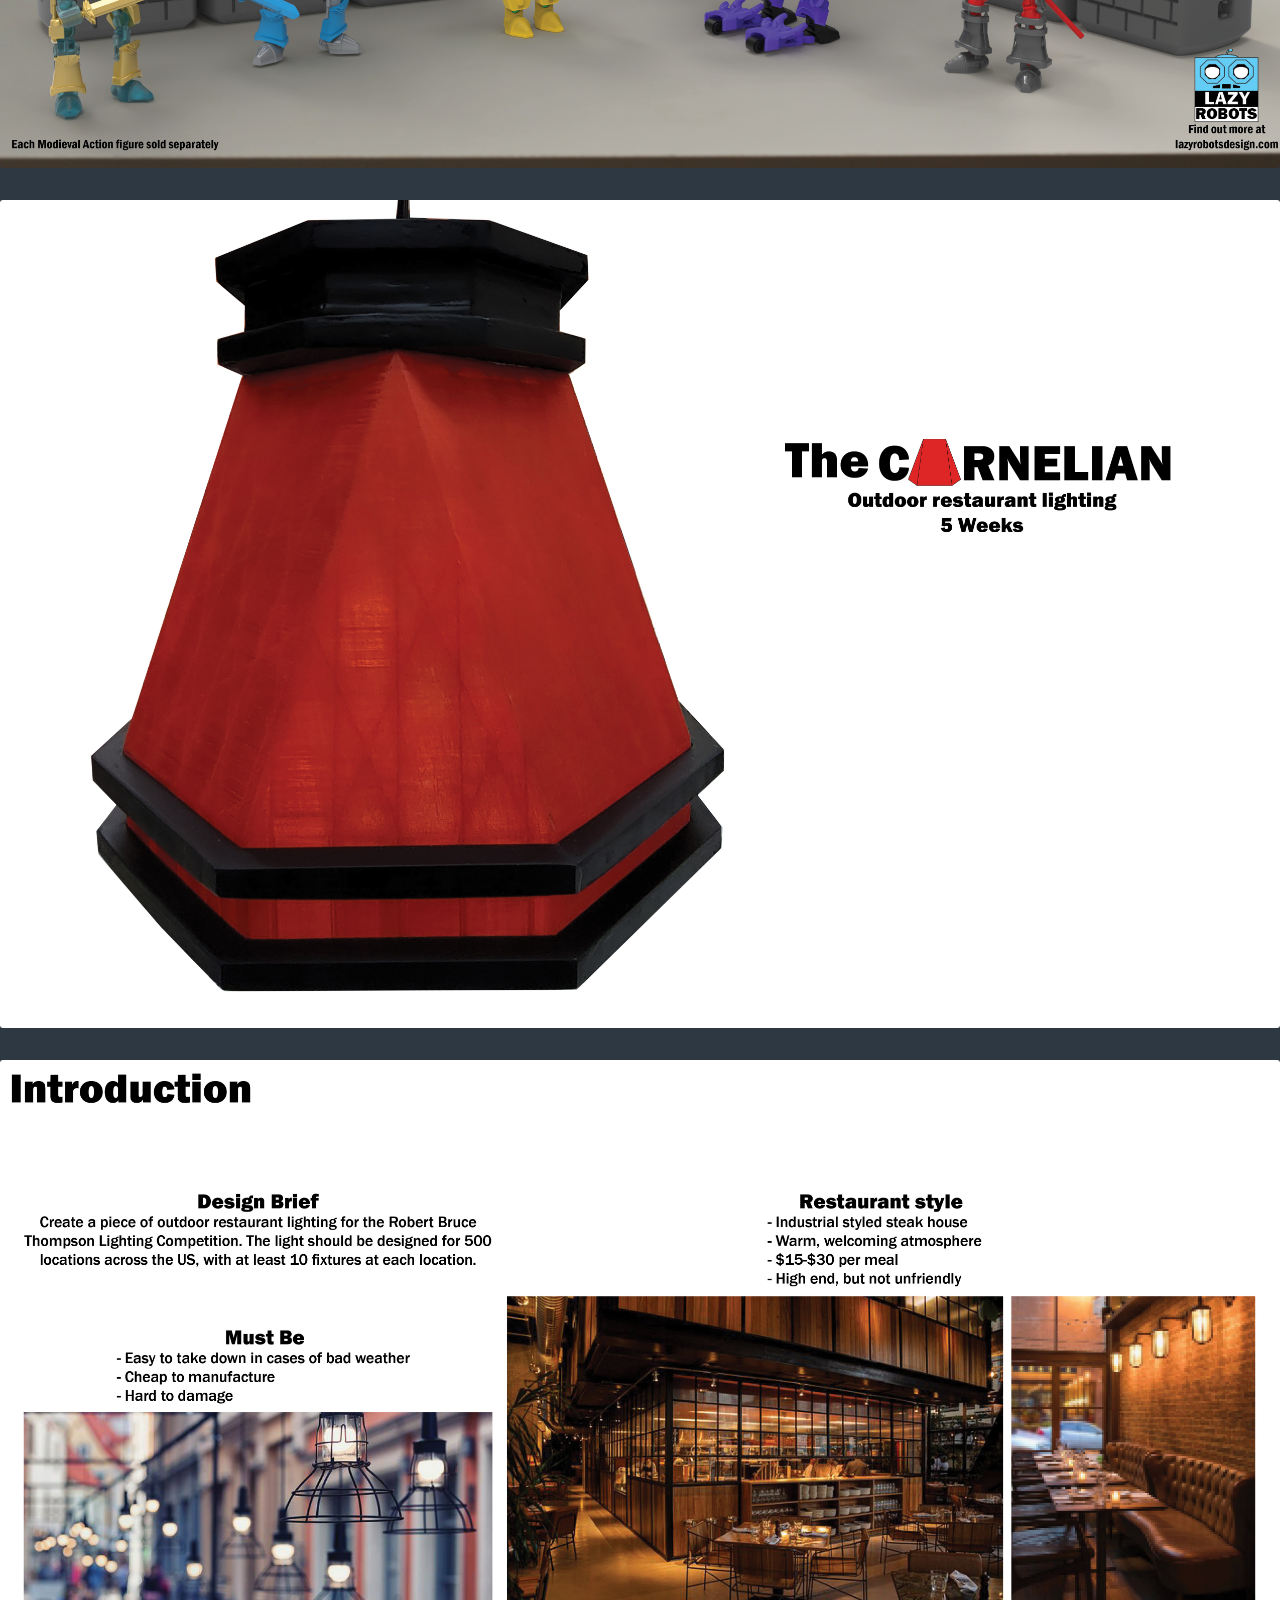
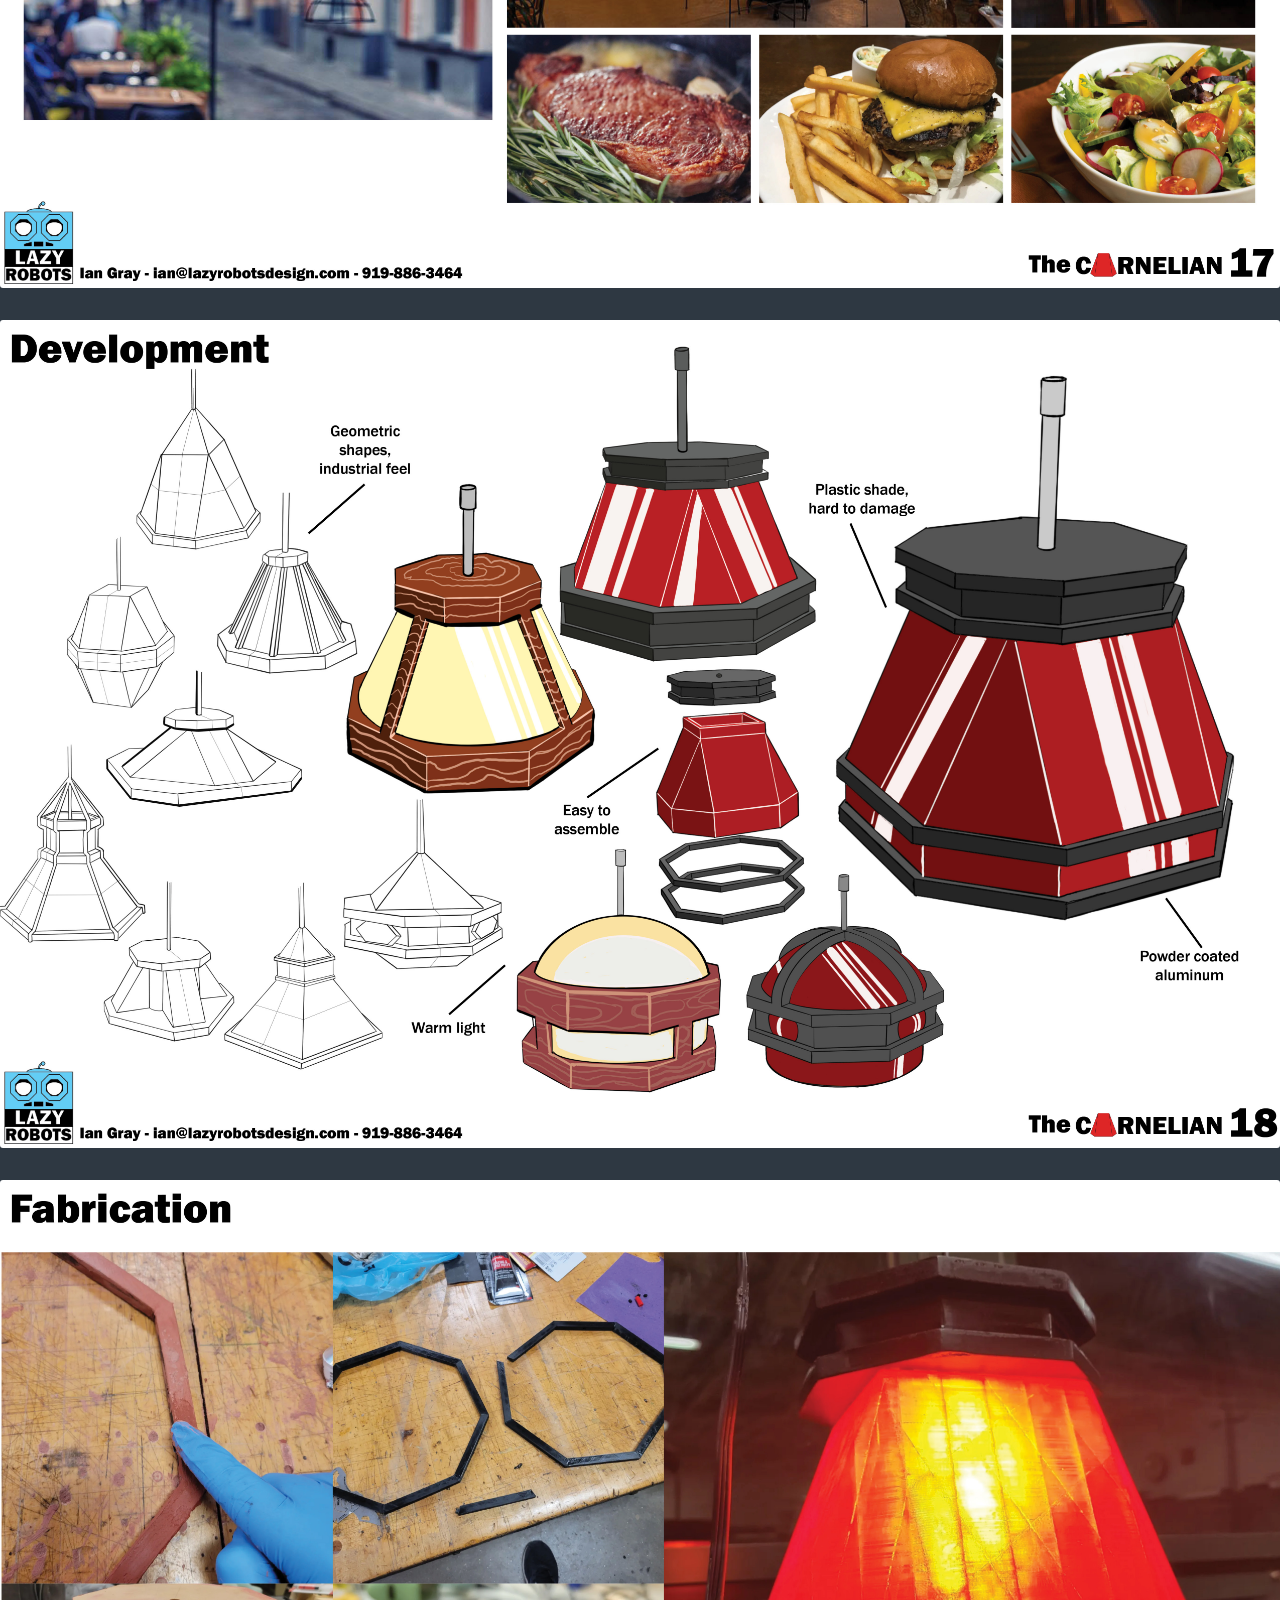
<file: portfolioid.html>
<!DOCTYPE HTML>
<!--PortfolioID3
	Spectral by HTML5 UP
	html5up.net | @ajlkn
	Free for personal and commercial use under the CCA 3.0 license (html5up.net/license)
-->
<html>
	<head>
		<title>Generic - Spectral by HTML5 UP</title>
		<meta charset="utf-8" />
		<meta name="viewport" content="width=device-width, initial-scale=1, user-scalable=no" />
		<link rel="stylesheet" href="assets/css/main.css" />
		<noscript><link rel="stylesheet" href="assets/css/noscript.css" /></noscript>
	</head>
	<body class="is-preload">

		<!-- Page Wrapper -->
			<div id="page-wrapper">

				<!-- Header -->
					<header id="header">
						<h1><a href="index.html">Ian Gray's Portfolio</a></h1>
						<nav id="nav">
							<ul>
								<li class="special">
									<a href="#menu" class="menuToggle"><span>Menu</span></a>
									<div id="menu">
										<ul>
											<li><a href="index.html">Home</a></li>
											<li><a href="portfolio.html">Full Portfolio</a></li>
											<li><a href="modieval.html">Modieval: creativity igniting action figures</a></li>
											<li><a href="carnelian.html">Carnelian: welcoming outdoor restaurant lighting</a></li>
											<li><a href="battlebits.html">Battle Bits: 9 To 5 Warriors play sets</a></li>
											<li><a href="mockett.html">Mockett: Bent steel door stop</a></li>
											<li><a href="glucoseguardians.html">Glucose Guardians: Type 1 Diabetes based toys</a></li>
										</ul>
									</div>
								</li>
							</ul>
						</nav>
					</header>

				<!-- Main -->
					<article id="main">
						<div class="col-12"><span class="image fit"><img src="images/PortfolioID.jpg" alt="" /></span></div>
						<div class="col-12"><span class="image fit"><img src="images/PortfolioID2.jpg" alt="" /></span></div>
						<div class="col-12"><span class="image fit"><img src="images/PortfolioID3.jpg" alt="" /></span></div>
						<div class="col-12"><span class="image fit"><img src="images/PortfolioID4.jpg" alt="" /></span></div>
						<div class="col-12"><span class="image fit"><img src="images/PortfolioID5.jpg" alt="" /></span></div>
                        <div class="col-12"><span class="image fit"><img src="images/PortfolioID6.jpg" alt="" /></span></div>
                        <div class="col-12"><span class="image fit"><img src="images/PortfolioID7.jpg" alt="" /></span></div>
                        <div class="col-12"><span class="image fit"><img src="images/PortfolioID8.jpg" alt="" /></span></div>     
	                    <div class="col-12"><span class="image fit"><img src="images/PortfolioID9.jpg" alt="" /></span></div>
						<div class="col-12"><span class="image fit"><img src="images/PortfolioID10.jpg" alt="" /></span></div>
						<div class="col-12"><span class="image fit"><img src="images/PortfolioID11.jpg" alt="" /></span></div>
						<div class="col-12"><span class="image fit"><img src="images/PortfolioID12.jpg" alt="" /></span></div>
						<div class="col-12"><span class="image fit"><img src="images/PortfolioID13.jpg" alt="" /></span></div>
						<div class="col-12"><span class="image fit"><img src="images/PortfolioID14.jpg" alt="" /></span></div>
						<div class="col-12"><span class="image fit"><img src="images/PortfolioID15.jpg" alt="" /></span></div>
						<div class="col-12"><span class="image fit"><img src="images/PortfolioID16.jpg" alt="" /></span></div>
						<div class="col-12"><span class="image fit"><img src="images/PortfolioID17.jpg" alt="" /></span></div>
                        <div class="col-12"><span class="image fit"><img src="images/PortfolioID18.jpg" alt="" /></span></div>
                        <div class="col-12"><span class="image fit"><img src="images/PortfolioID19.jpg" alt="" /></span></div>
                        <div class="col-12"><span class="image fit"><img src="images/PortfolioID20.jpg" alt="" /></span></div>     
	                    <div class="col-12"><span class="image fit"><img src="images/PortfolioID21.jpg" alt="" /></span></div>
						<div class="col-12"><span class="image fit"><img src="images/PortfolioID22.jpg" alt="" /></span></div>
						<div class="col-12"><span class="image fit"><img src="images/PortfolioID23.jpg" alt="" /></span></div>
						<div class="col-12"><span class="image fit"><img src="images/PortfolioID24.jpg" alt="" /></span></div>
						<div class="col-12"><span class="image fit"><img src="images/PortfolioID25.jpg" alt="" /></span></div>

					</article>

				<!-- Footer -->
					<footer id="footer">
						<ul class="icons">
							<li><a href="https://www.instagram.com/lazyrobots/" class="icon brands fa-instagram"><span class="label">Instagram</span></a></li>
							<li><a href="https://www.linkedin.com/in/ian-gray-b70662263/" class="icon brands fa-linkedin"><span class="label">Linkedin</span></a></li>
							<li><a href="mailto:Ian@lazyrobotsdesign.com" class="icon solid fa-envelope"><span class="label">Email</span></a></li>
						</ul>
						<ul>
							<li>1-919-886-3464 </li><li>Email: <a href="mailto:Ian@lazyrobotsdesign.com">Ian@lazyrobotsdesign.com</a></li>
						</ul>
					</footer>

			</div>

		<!-- Scripts -->
			<script src="assets/js/jquery.min.js"></script>
			<script src="assets/js/jquery.scrollex.min.js"></script>
			<script src="assets/js/jquery.scrolly.min.js"></script>
			<script src="assets/js/browser.min.js"></script>
			<script src="assets/js/breakpoints.min.js"></script>
			<script src="assets/js/util.js"></script>
			<script src="assets/js/main.js"></script>

	</body>
</html>
</file>
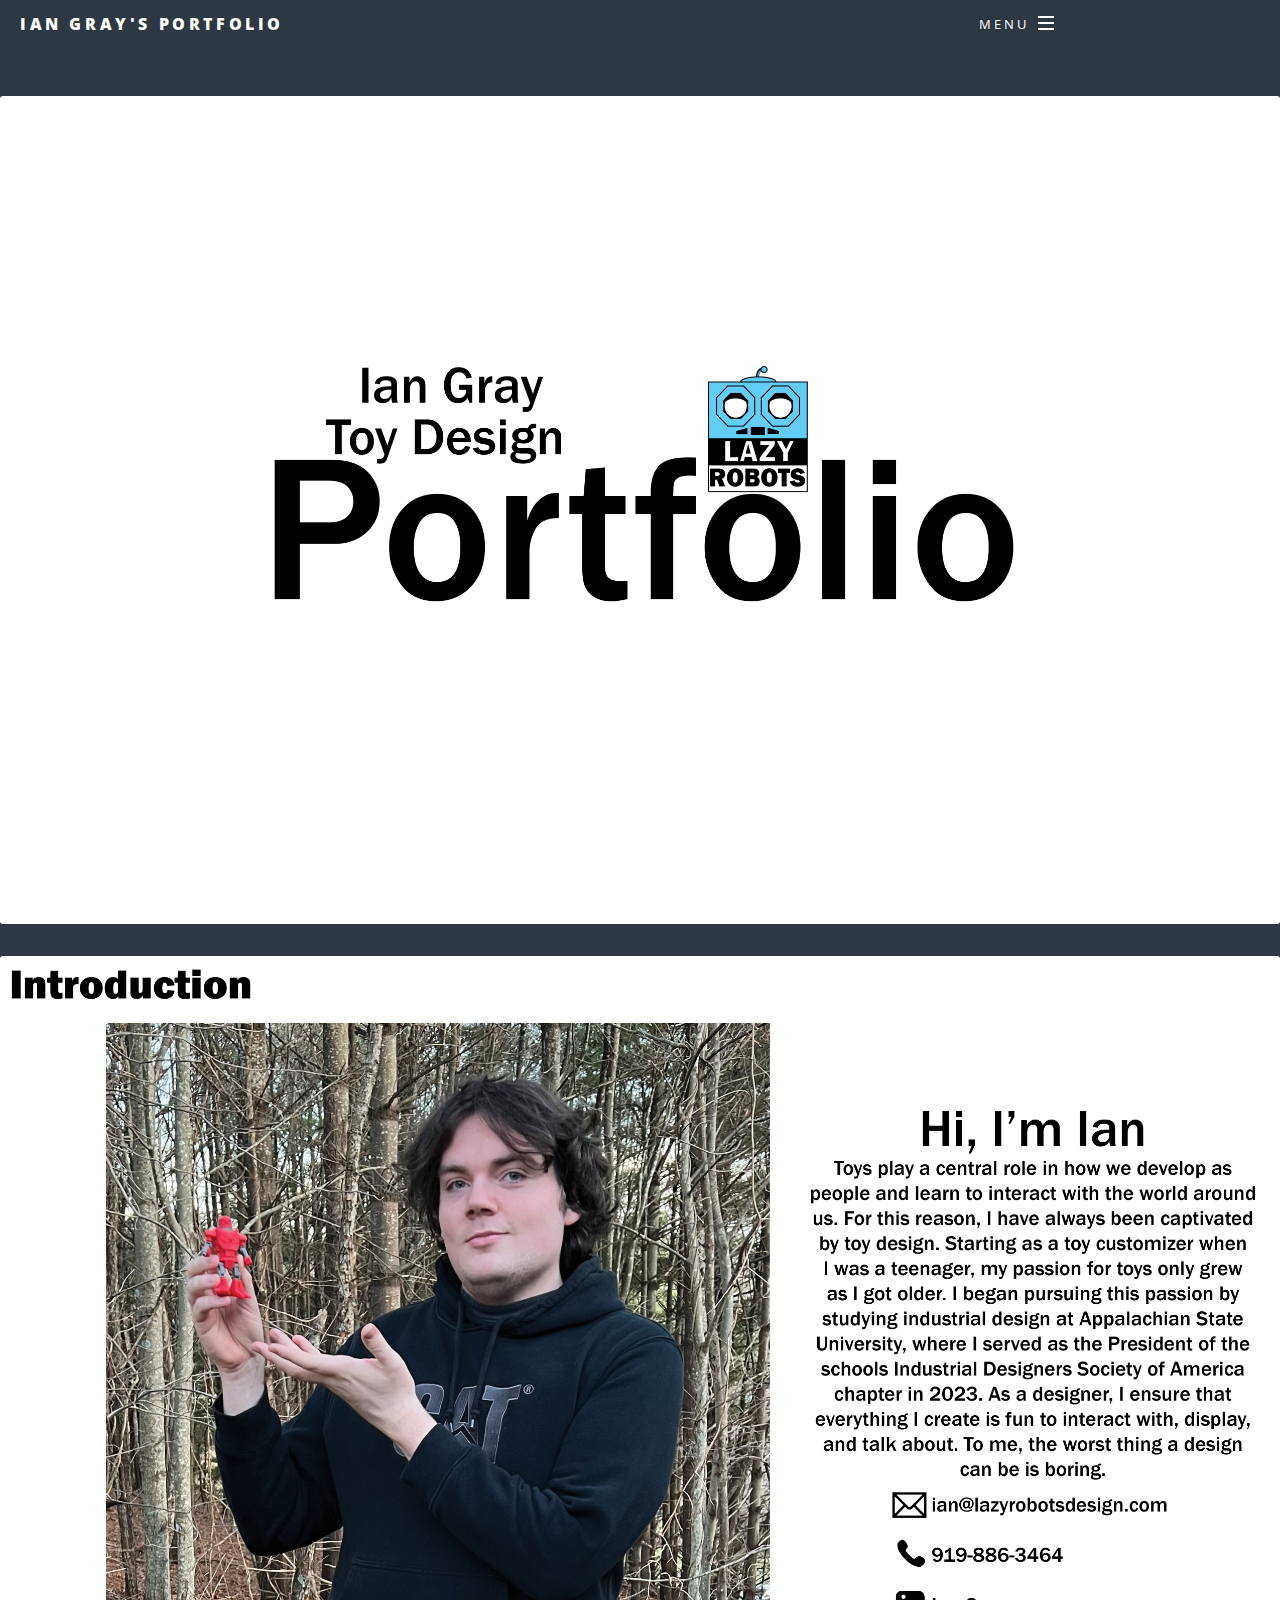
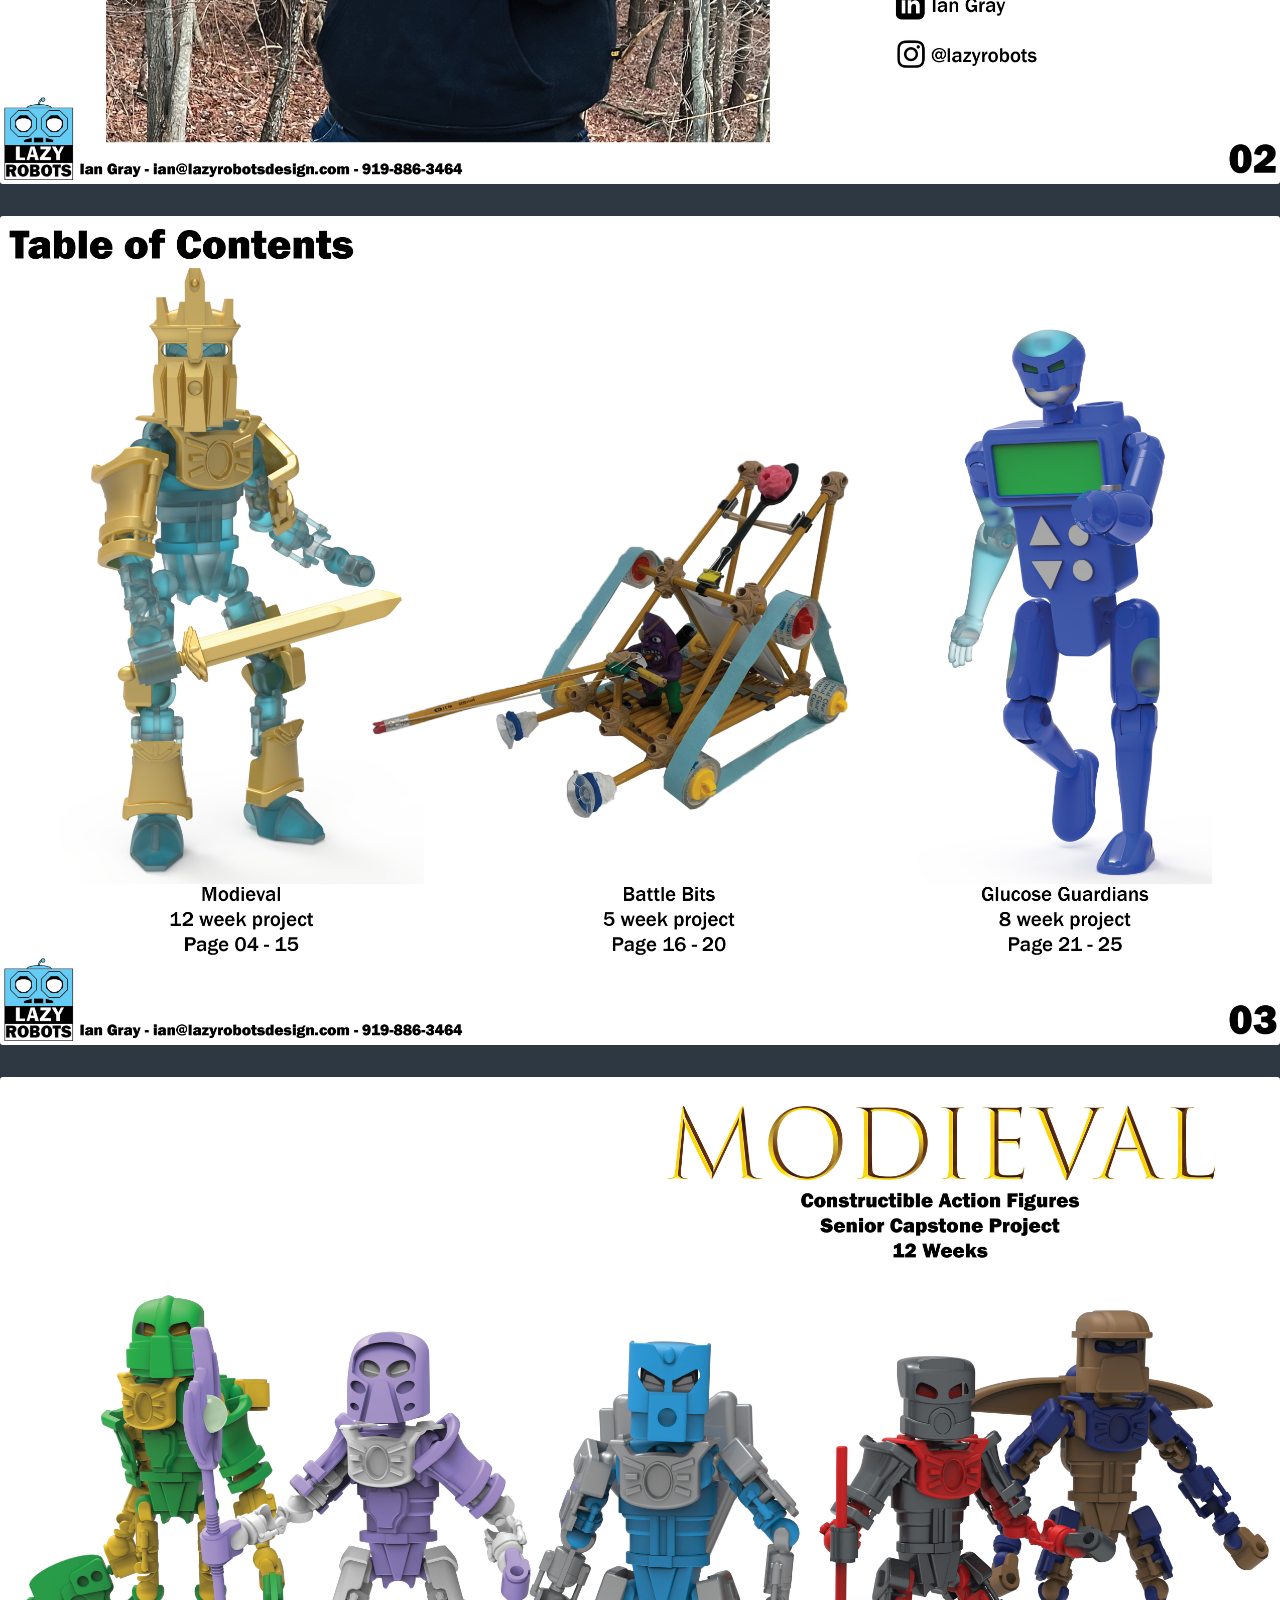
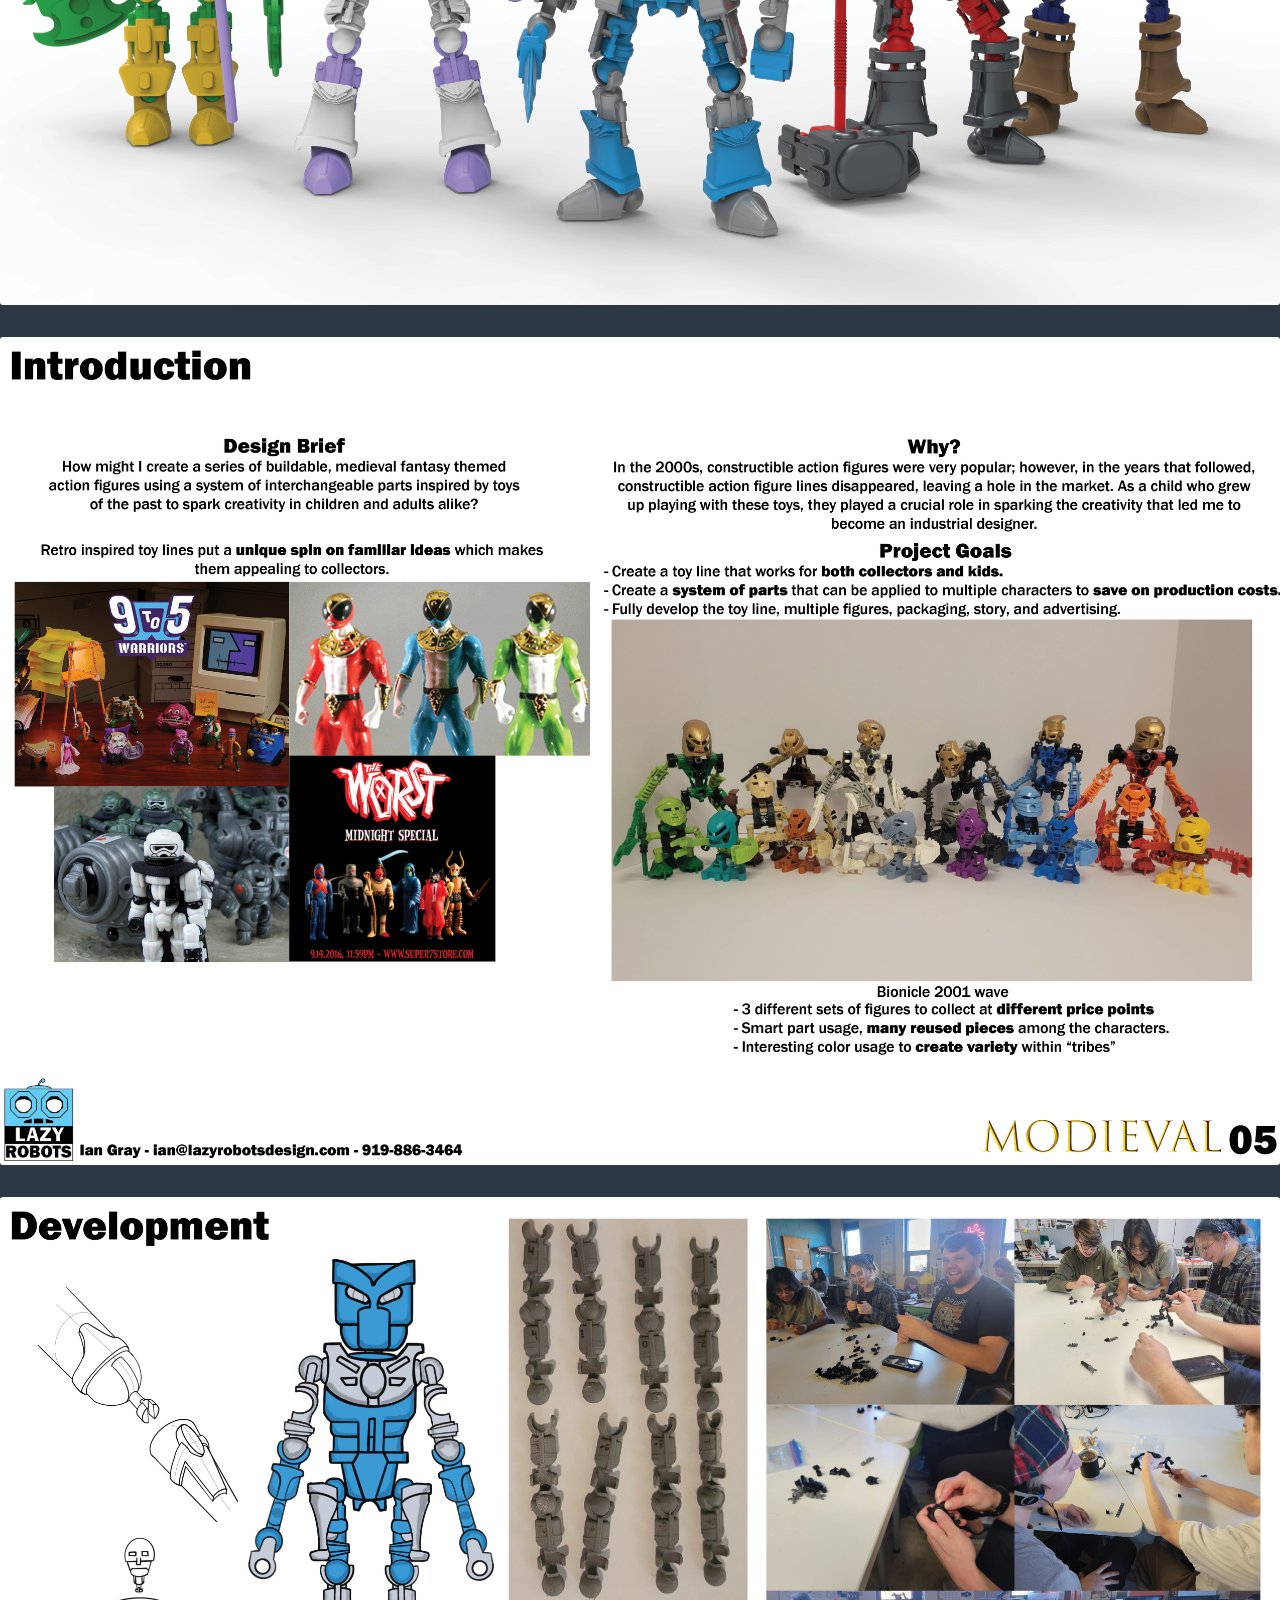
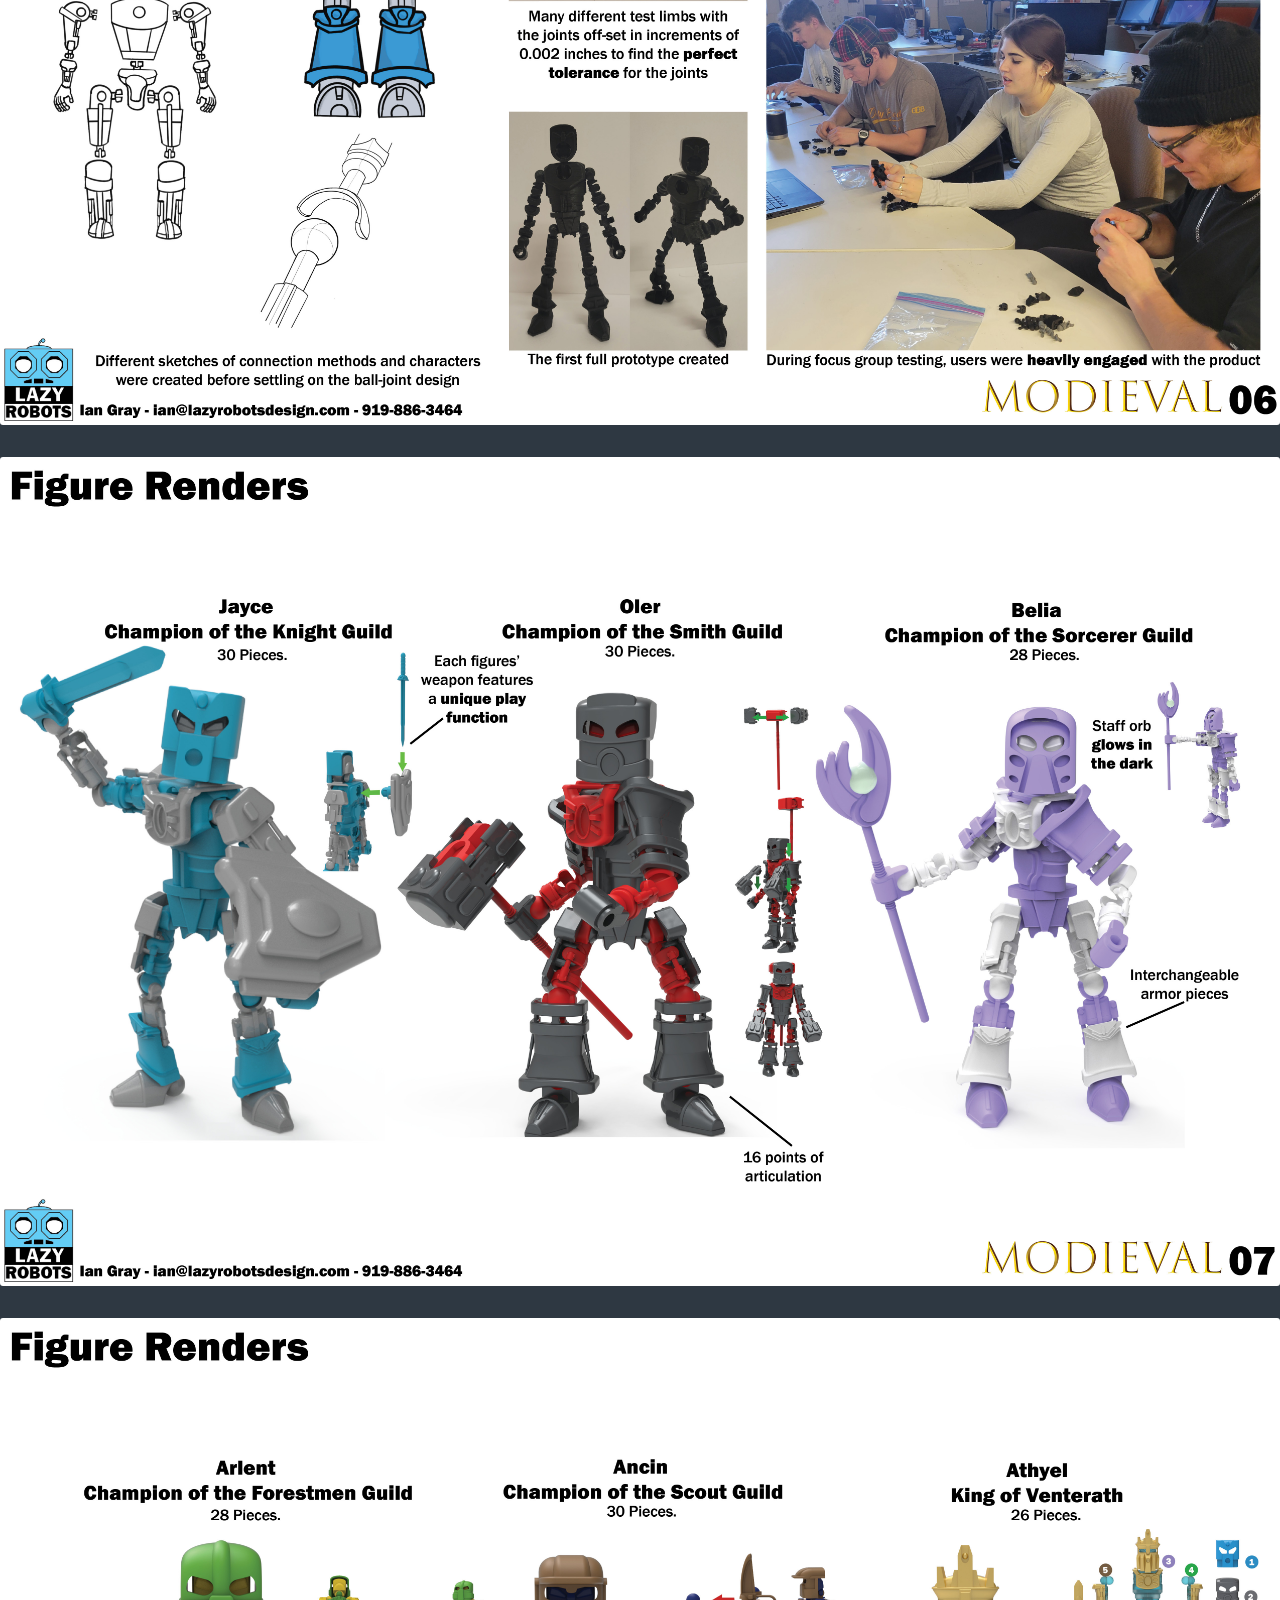
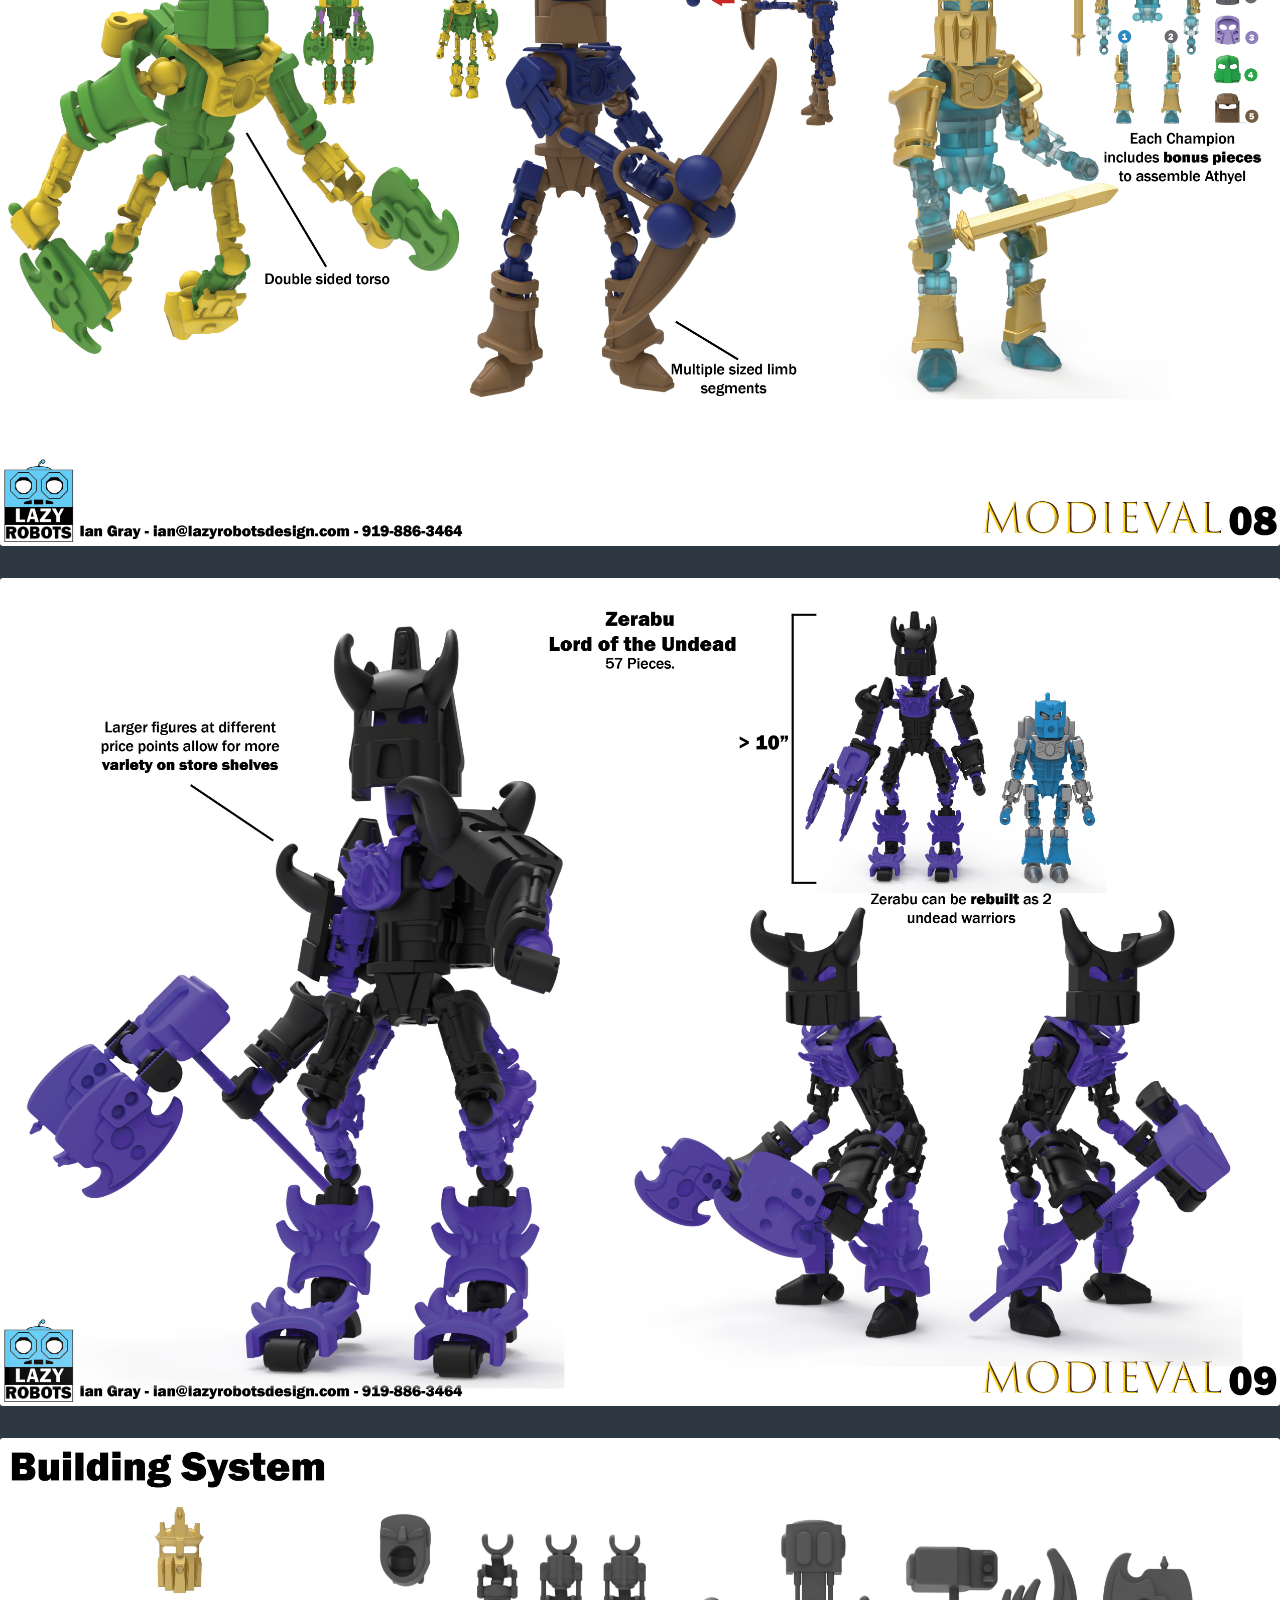
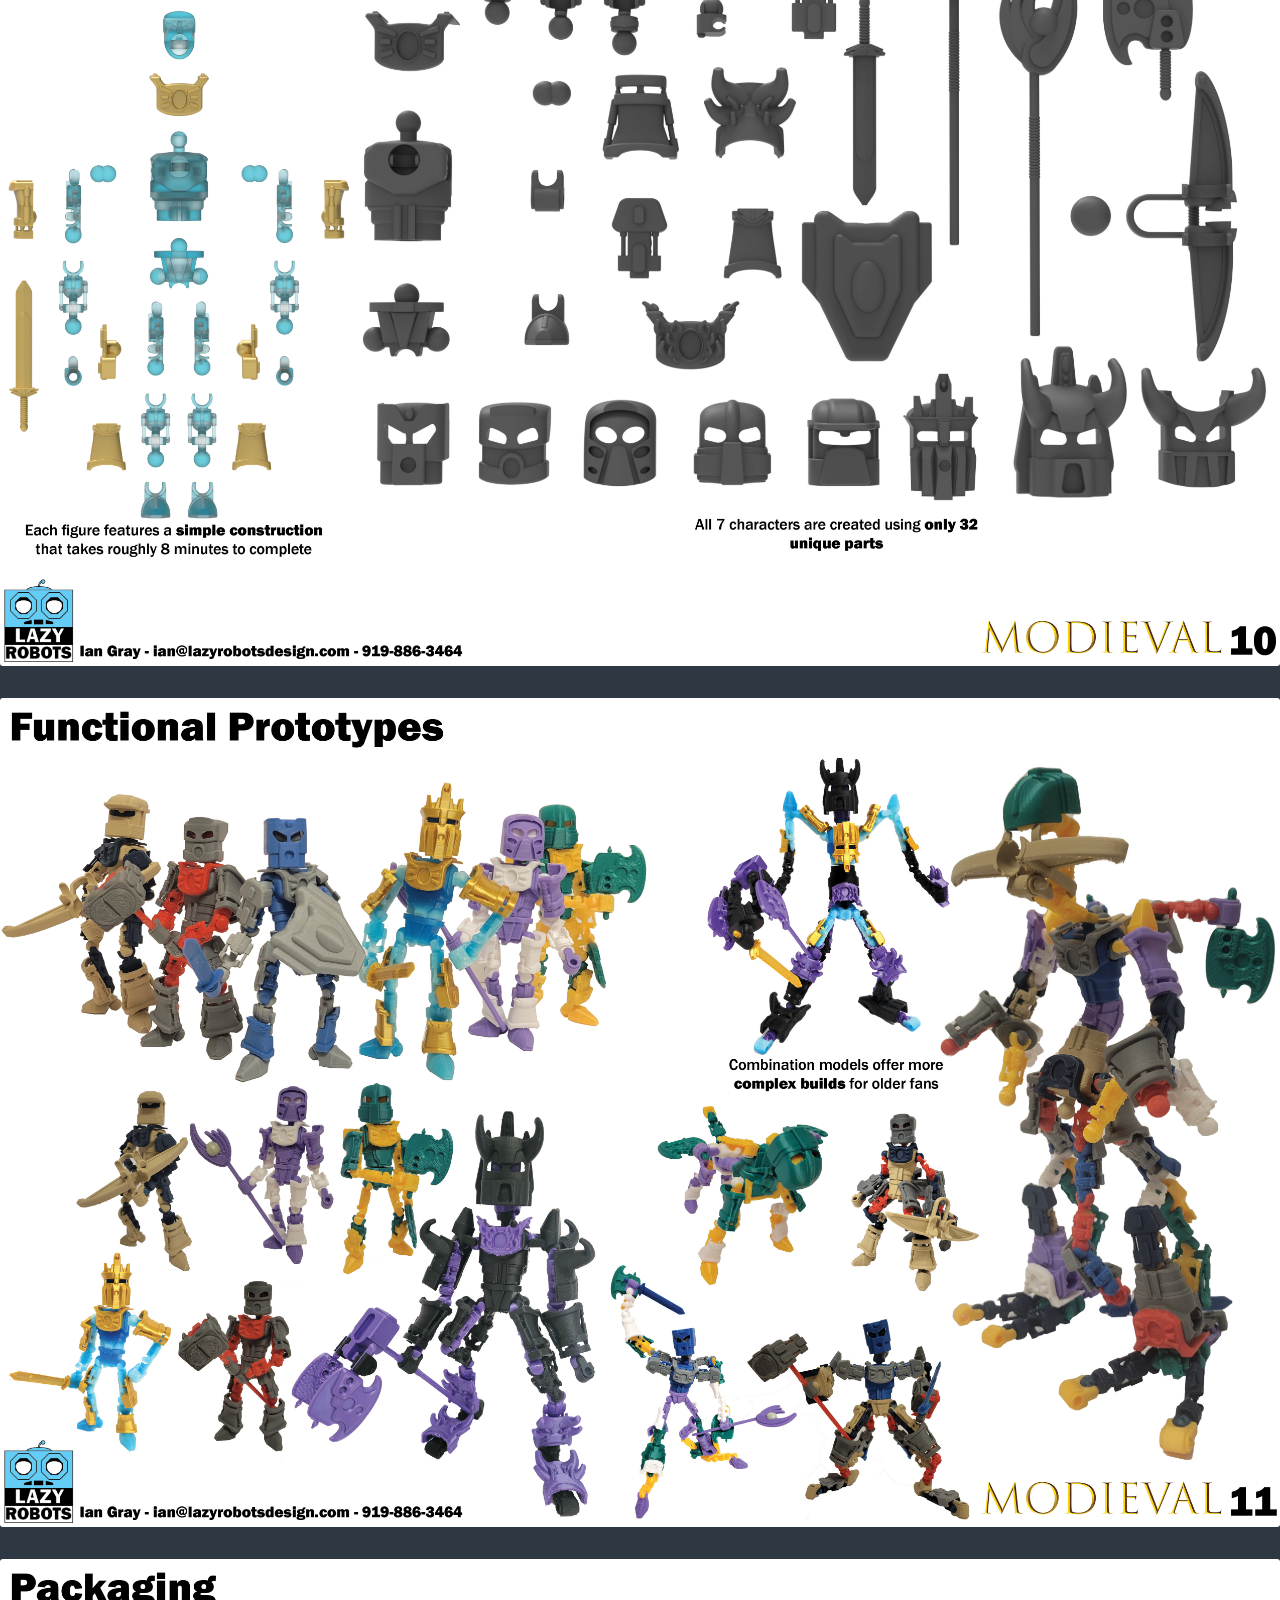
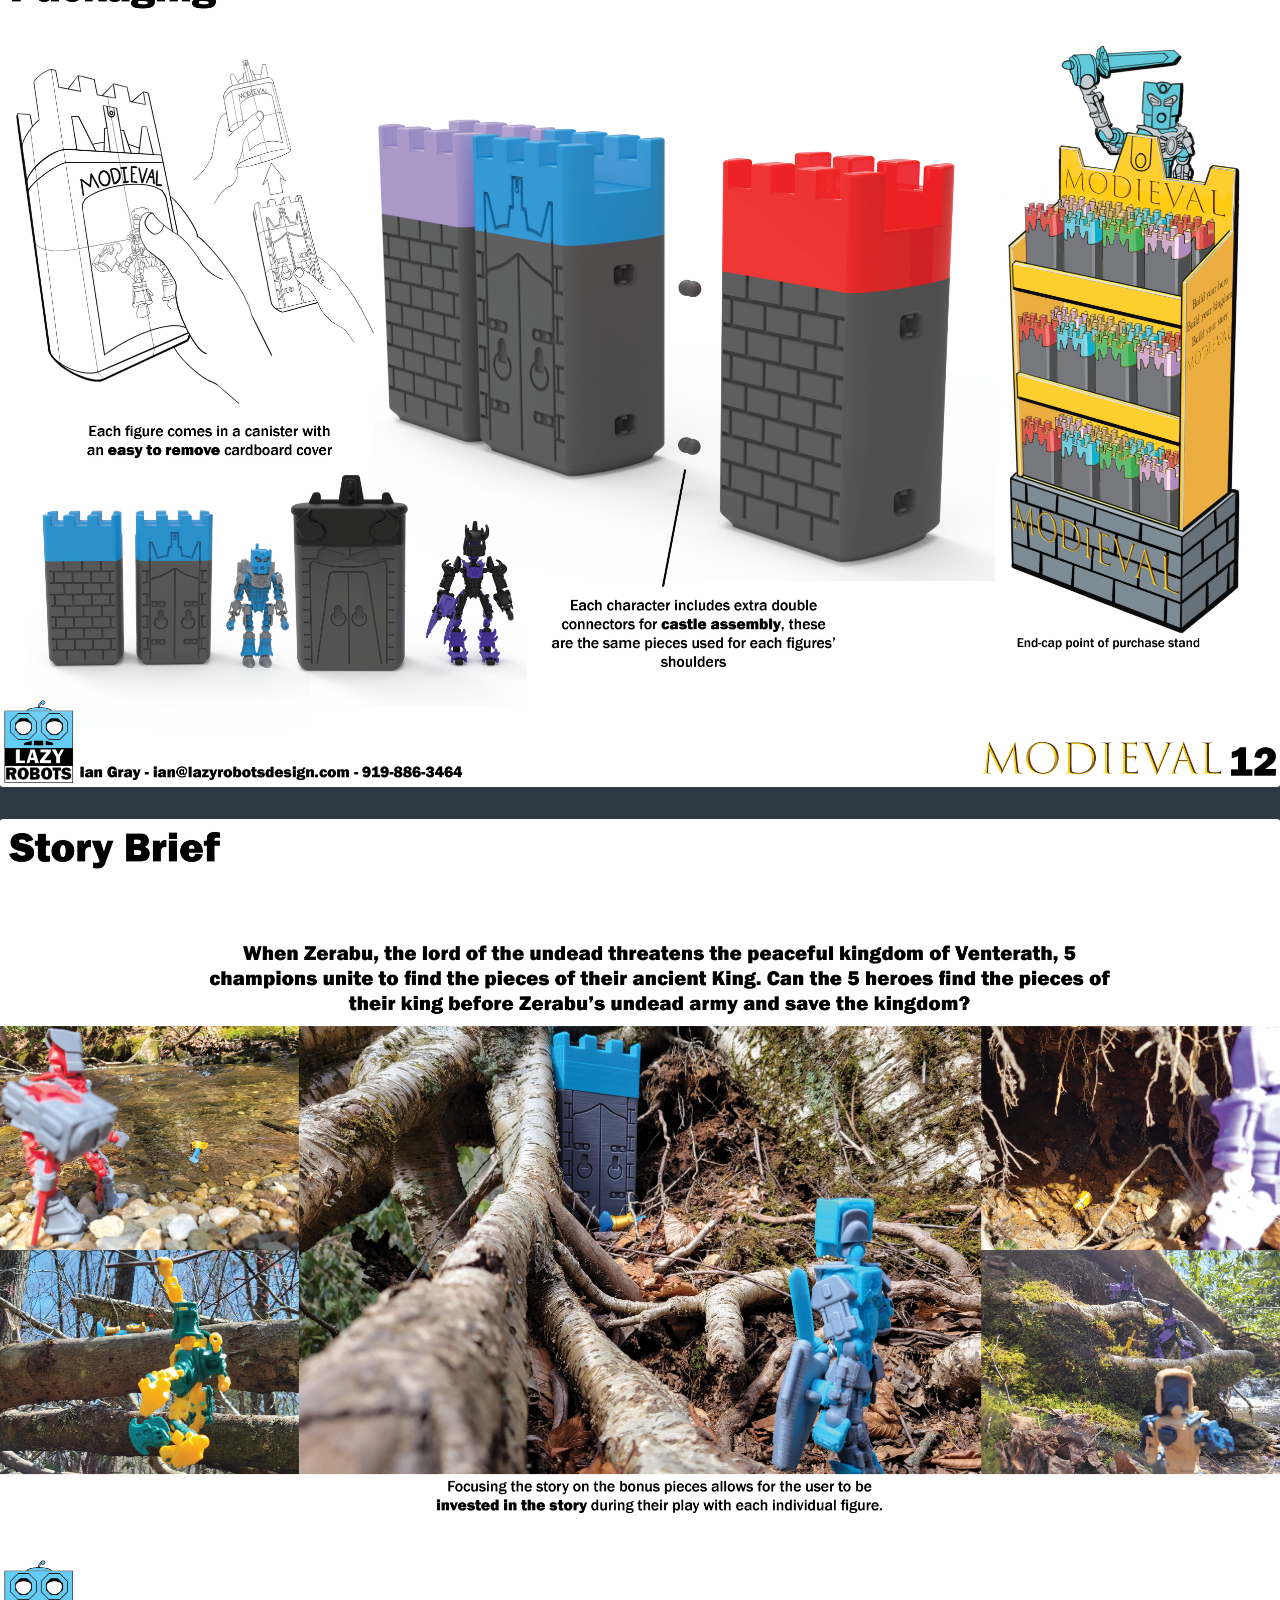
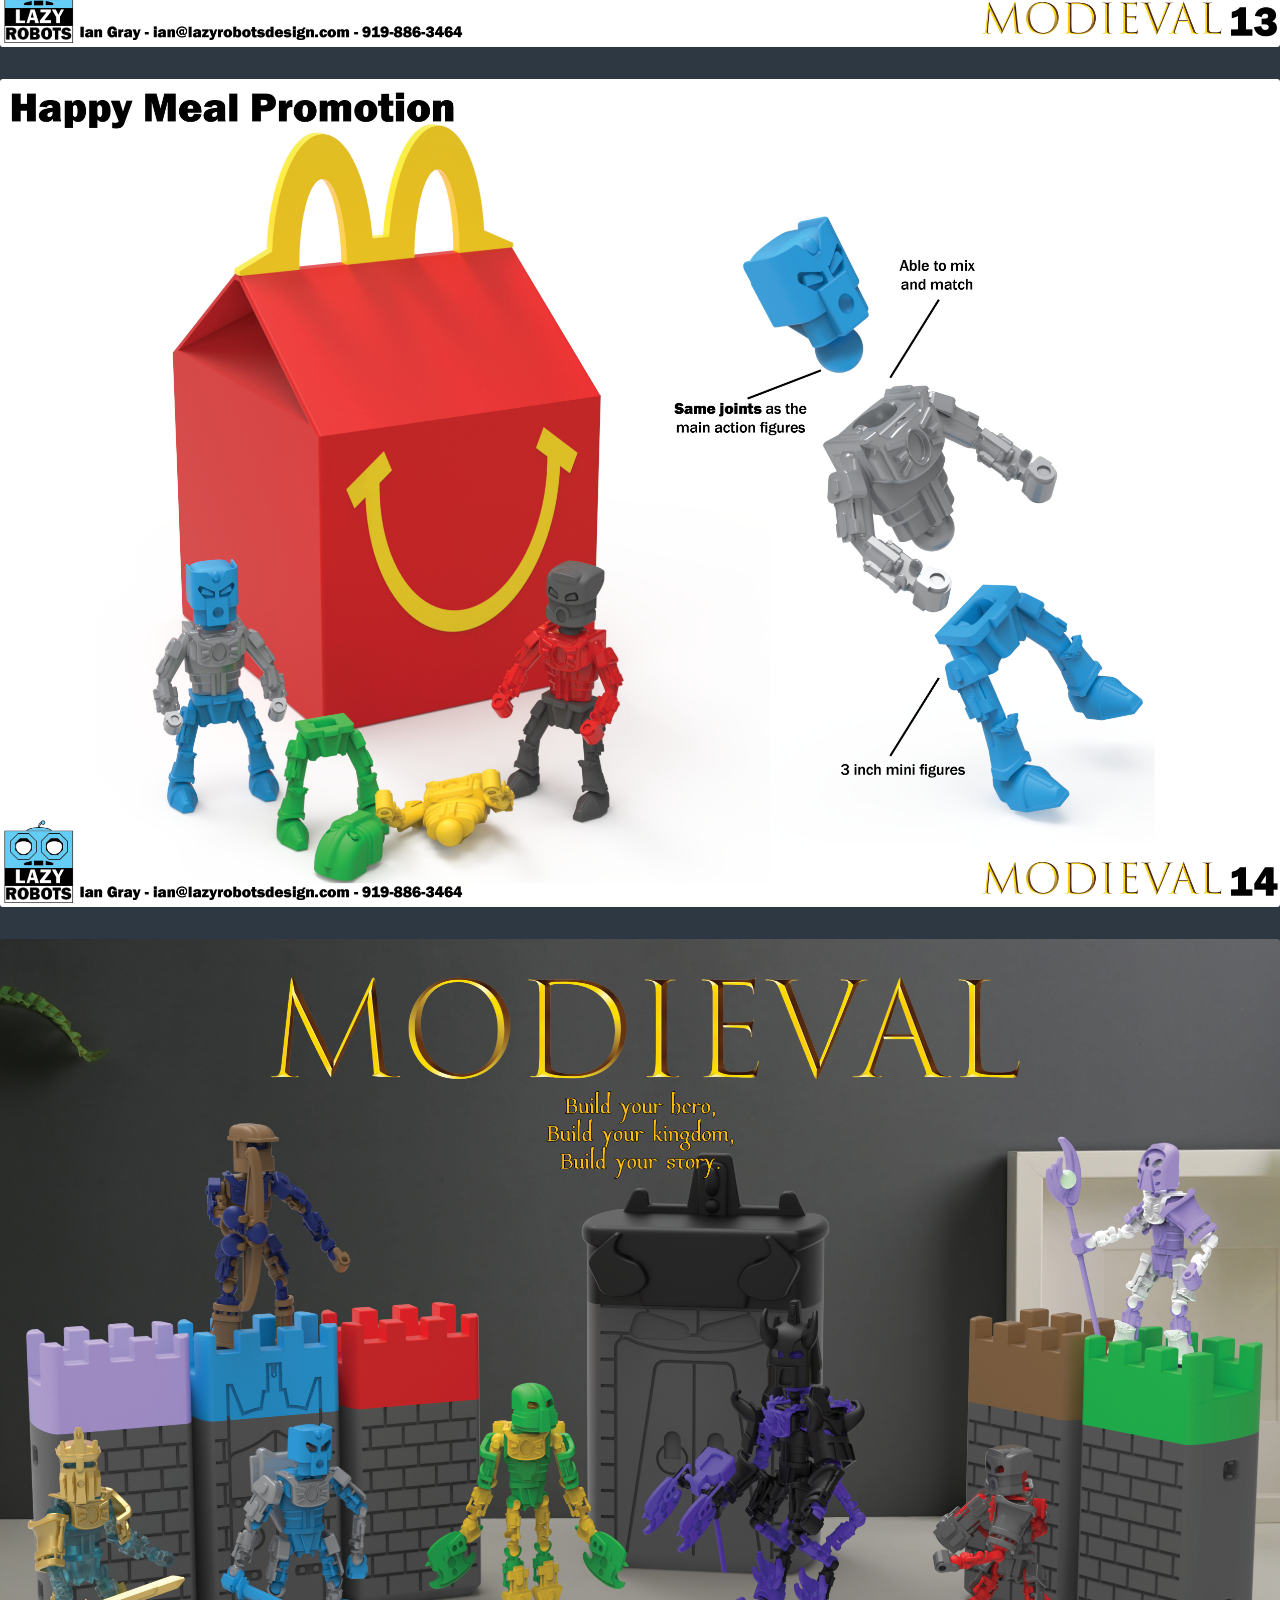
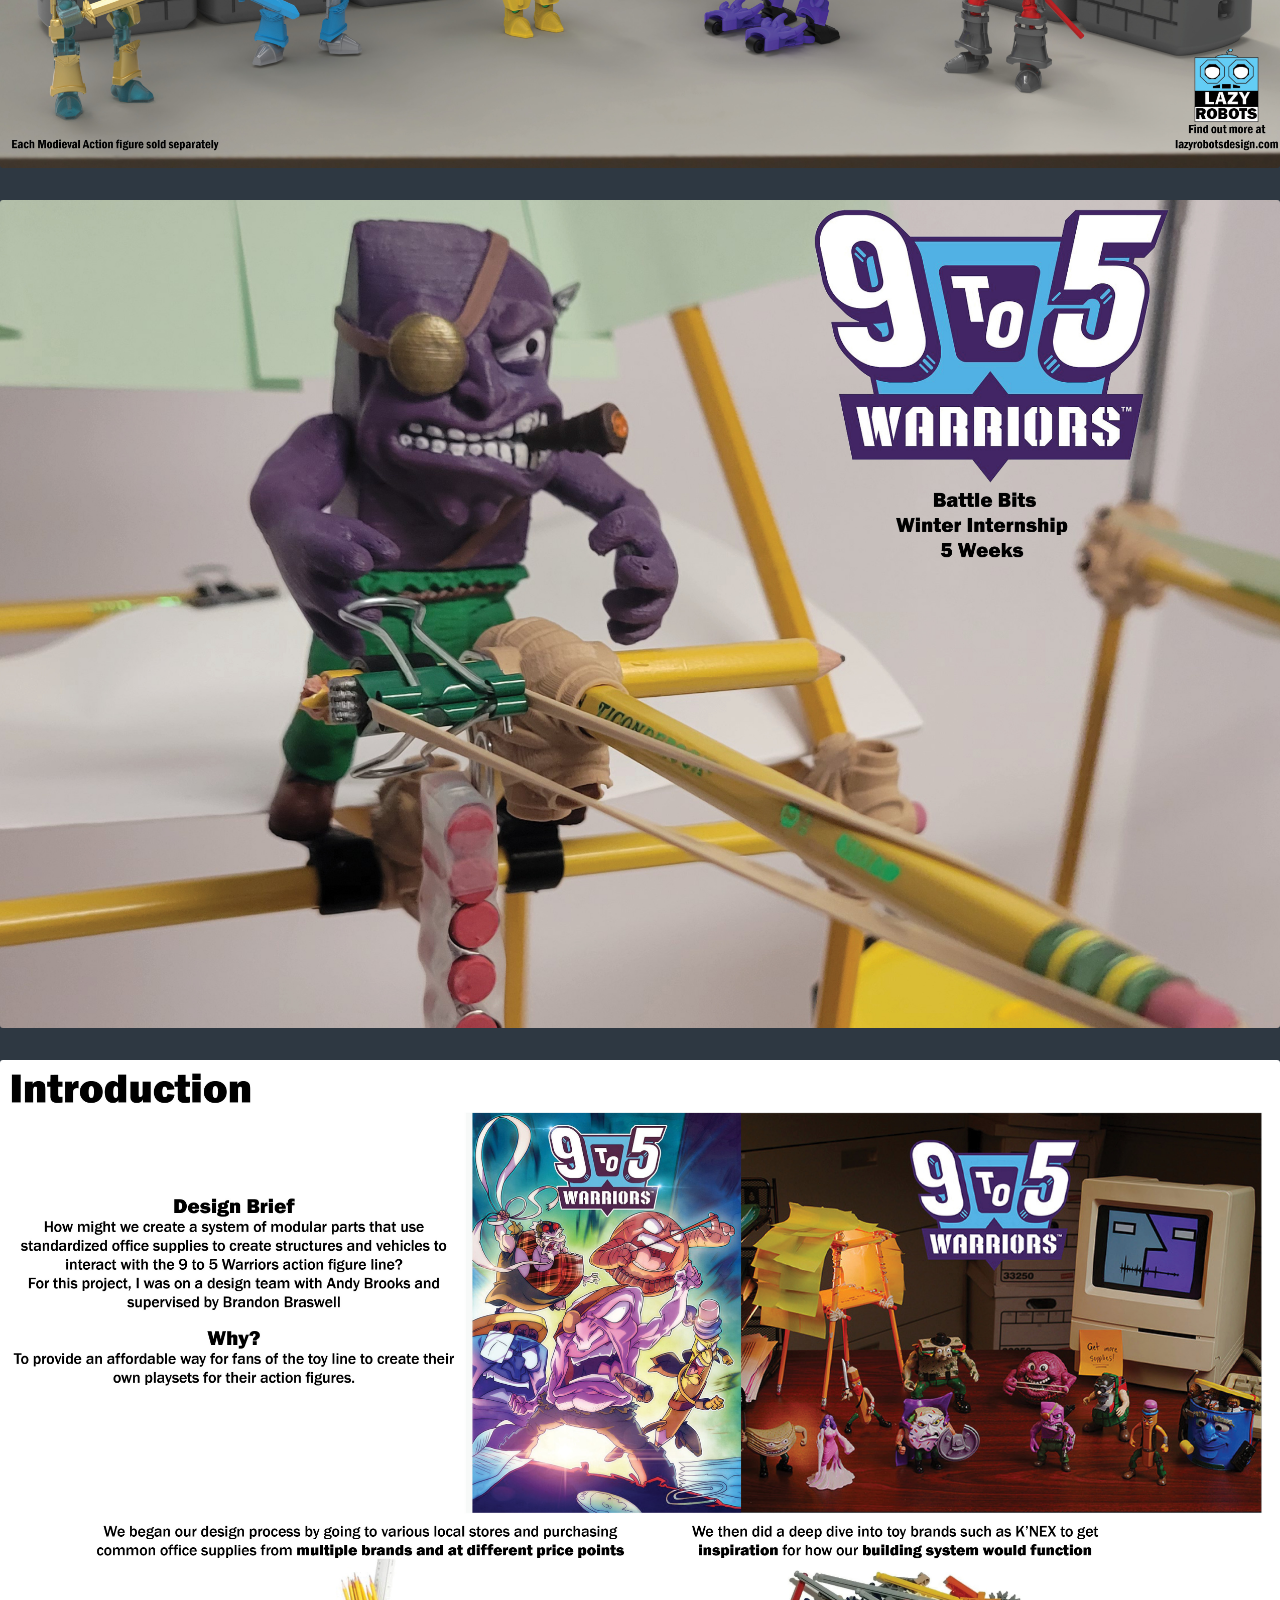
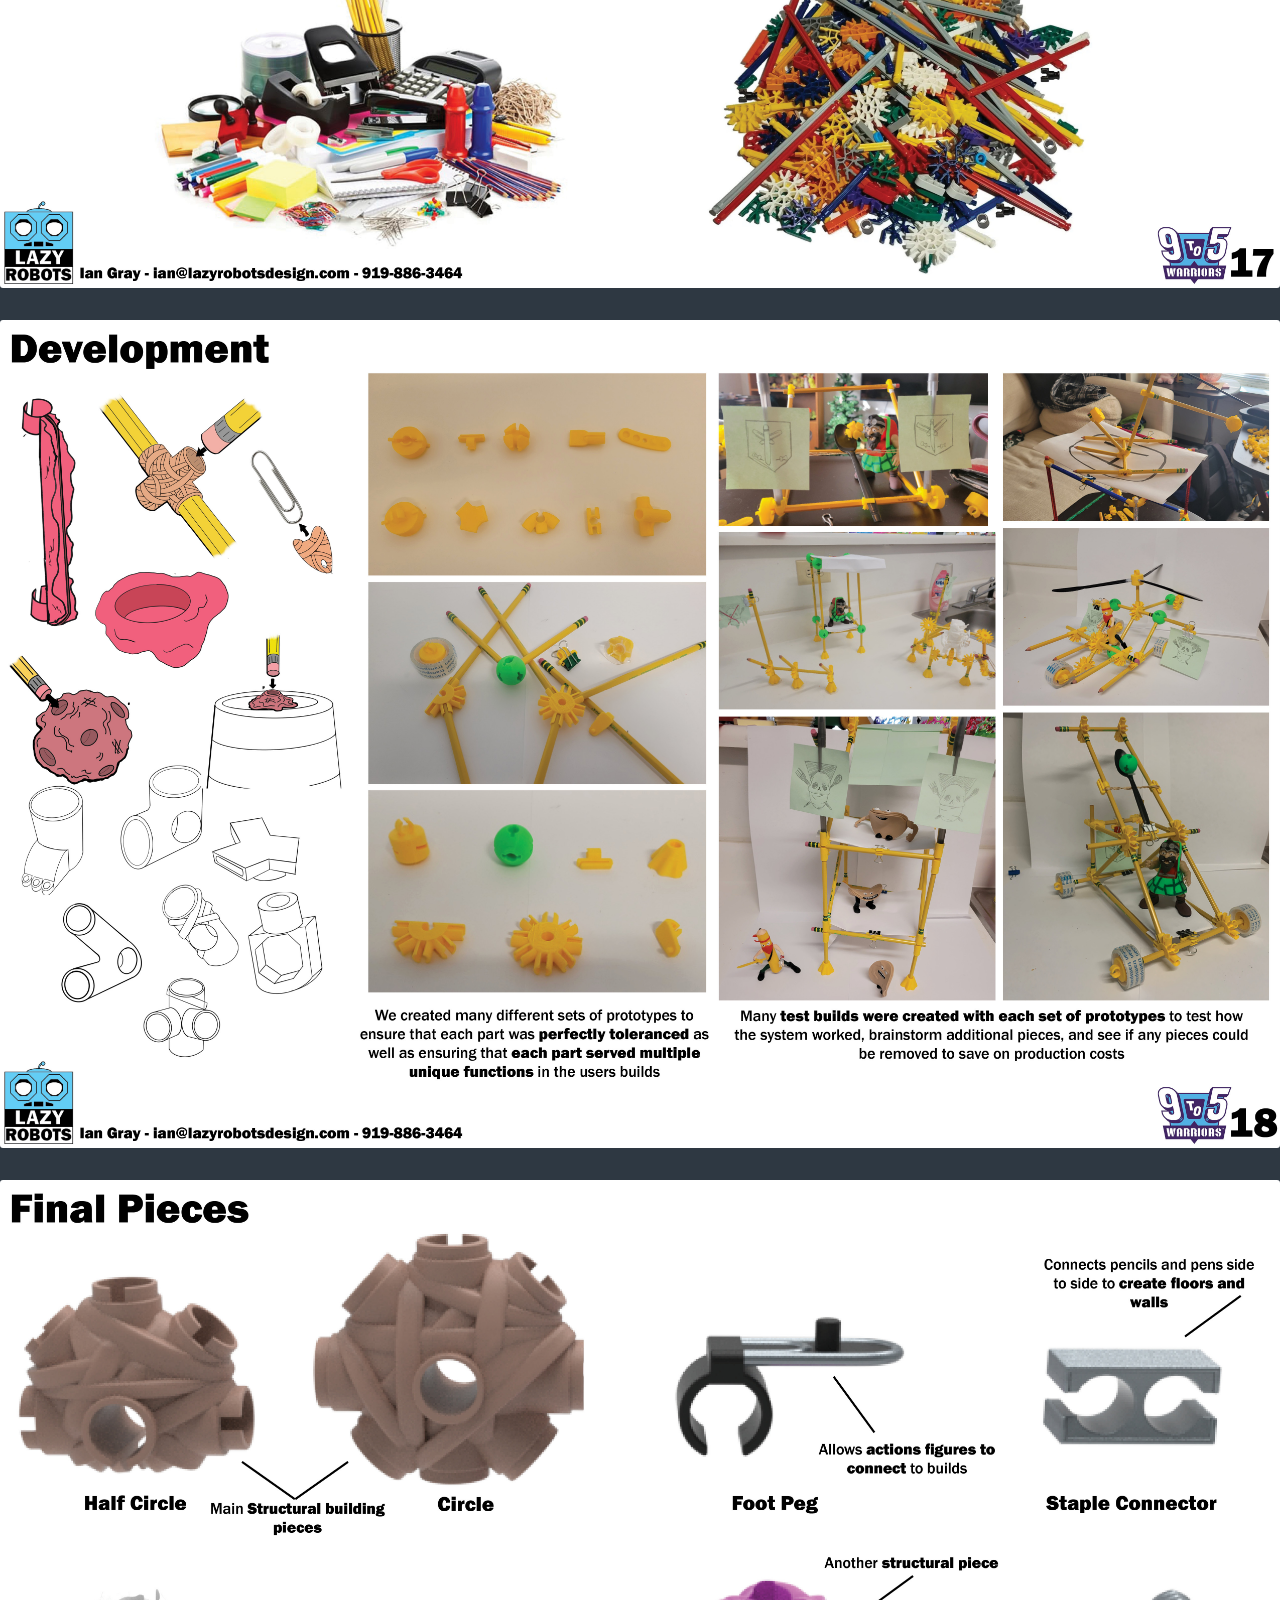
<file: portfoliotd.html>
<!DOCTYPE HTML>
<!--PortfolioTD3
	Spectral by HTML5 UP
	html5up.net | @ajlkn
	Free for personal and commercial use under the CCA 3.0 license (html5up.net/license)
-->
<html>
	<head>
		<title>Generic - Spectral by HTML5 UP</title>
		<meta charset="utf-8" />
		<meta name="viewport" content="width=device-width, initial-scale=1, user-scalable=no" />
		<link rel="stylesheet" href="assets/css/main.css" />
		<noscript><link rel="stylesheet" href="assets/css/noscript.css" /></noscript>
	</head>
	<body class="is-preload">

		<!-- Page Wrapper -->
			<div id="page-wrapper">

				<!-- Header -->
					<header id="header">
						<h1><a href="index.html">Ian Gray's Portfolio</a></h1>
						<nav id="nav">
							<ul>
								<li class="special">
									<a href="#menu" class="menuToggle"><span>Menu</span></a>
									<div id="menu">
										<ul>
											<li><a href="index.html">Home</a></li>
											<li><a href="portfolio.html">Full Portfolio</a></li>
											<li><a href="modieval.html">Modieval: creativity igniting action figures</a></li>
											<li><a href="carnelian.html">Carnelian: welcoming outdoor restaurant lighting</a></li>
											<li><a href="battlebits.html">Battle Bits: 9 To 5 Warriors play sets</a></li>
											<li><a href="mockett.html">Mockett: Bent steel door stop</a></li>
											<li><a href="glucoseguardians.html">Glucose Guardians: Type 1 Diabetes based toys</a></li>
										</ul>
									</div>
								</li>
							</ul>
						</nav>
					</header>

				<!-- Main -->
					<article id="main">
						<div class="col-12"><span class="image fit"><img src="images/PortfolioTD.jpg" alt="" /></span></div>
						<div class="col-12"><span class="image fit"><img src="images/PortfolioTD2.jpg" alt="" /></span></div>
						<div class="col-12"><span class="image fit"><img src="images/PortfolioTD3.jpg" alt="" /></span></div>
						<div class="col-12"><span class="image fit"><img src="images/PortfolioTD4.jpg" alt="" /></span></div>
						<div class="col-12"><span class="image fit"><img src="images/PortfolioTD5.jpg" alt="" /></span></div>
                        <div class="col-12"><span class="image fit"><img src="images/PortfolioTD6.jpg" alt="" /></span></div>
                        <div class="col-12"><span class="image fit"><img src="images/PortfolioTD7.jpg" alt="" /></span></div>
                        <div class="col-12"><span class="image fit"><img src="images/PortfolioTD8.jpg" alt="" /></span></div>     
	                    <div class="col-12"><span class="image fit"><img src="images/PortfolioTD9.jpg" alt="" /></span></div>
						<div class="col-12"><span class="image fit"><img src="images/PortfolioTD10.jpg" alt="" /></span></div>
						<div class="col-12"><span class="image fit"><img src="images/PortfolioTD11.jpg" alt="" /></span></div>
						<div class="col-12"><span class="image fit"><img src="images/PortfolioTD12.jpg" alt="" /></span></div>
						<div class="col-12"><span class="image fit"><img src="images/PortfolioTD13.jpg" alt="" /></span></div>
						<div class="col-12"><span class="image fit"><img src="images/PortfolioTD14.jpg" alt="" /></span></div>
						<div class="col-12"><span class="image fit"><img src="images/PortfolioTD15.jpg" alt="" /></span></div>
						<div class="col-12"><span class="image fit"><img src="images/PortfolioTD16.jpg" alt="" /></span></div>
						<div class="col-12"><span class="image fit"><img src="images/PortfolioTD17.jpg" alt="" /></span></div>
                        <div class="col-12"><span class="image fit"><img src="images/PortfolioTD18.jpg" alt="" /></span></div>
                        <div class="col-12"><span class="image fit"><img src="images/PortfolioTD19.jpg" alt="" /></span></div>
                        <div class="col-12"><span class="image fit"><img src="images/PortfolioTD20.jpg" alt="" /></span></div>     
	                    <div class="col-12"><span class="image fit"><img src="images/PortfolioTD21.jpg" alt="" /></span></div>
						<div class="col-12"><span class="image fit"><img src="images/PortfolioTD22.jpg" alt="" /></span></div>
						<div class="col-12"><span class="image fit"><img src="images/PortfolioTD23.jpg" alt="" /></span></div>
						<div class="col-12"><span class="image fit"><img src="images/PortfolioTD24.jpg" alt="" /></span></div>
						<div class="col-12"><span class="image fit"><img src="images/PortfolioTD25.jpg" alt="" /></span></div>
						<div class="col-12"><span class="image fit"><img src="images/PortfolioTD26.jpg" alt="" /></span></div>

					</article>

				<!-- Footer -->
					<footer id="footer">
						<ul class="icons">
							<li><a href="https://www.instagram.com/lazyrobots/" class="icon brands fa-instagram"><span class="label">Instagram</span></a></li>
							<li><a href="https://www.linkedin.com/in/ian-gray-b70662263/" class="icon brands fa-linkedin"><span class="label">Linkedin</span></a></li>
							<li><a href="mailto:Ian@lazyrobotsdesign.com" class="icon solid fa-envelope"><span class="label">Email</span></a></li>
						</ul>
						<ul>
							<li>1-919-886-3464 </li><li>Email: <a href="mailto:Ian@lazyrobotsdesign.com">Ian@lazyrobotsdesign.com</a></li>
						</ul>
					</footer>

			</div>

		<!-- Scripts -->
			<script src="assets/js/jquery.min.js"></script>
			<script src="assets/js/jquery.scrollex.min.js"></script>
			<script src="assets/js/jquery.scrolly.min.js"></script>
			<script src="assets/js/browser.min.js"></script>
			<script src="assets/js/breakpoints.min.js"></script>
			<script src="assets/js/util.js"></script>
			<script src="assets/js/main.js"></script>

	</body>
</html>
</file>
<file: assets/css/noscript.css>
/*
	Spectral by HTML5 UP
	html5up.net | @ajlkn
	Free for personal and commercial use under the CCA 3.0 license (html5up.net/license)
*/

/* Banner */

	body.is-preload #banner h2 {
		-moz-transform: none;
		-webkit-transform: none;
		-ms-transform: none;
		transform: none;
		opacity: 1;
	}

		body.is-preload #banner h2:before, body.is-preload #banner h2:after {
			width: 100%;
		}

	body.is-preload #banner .more {
		-moz-transform: none;
		-webkit-transform: none;
		-ms-transform: none;
		transform: none;
		opacity: 1;
	}

	body.is-preload #banner:after {
		opacity: 0;
	}
</file>
<file: assets/css/main.css>
@import url(fontawesome-all.min.css);
@import url("https://fonts.googleapis.com/css?family=Open+Sans:400,400italic,600,600italic,800,800italic");

/*
	Spectral by HTML5 UP
	html5up.net | @ajlkn
	Free for personal and commercial use under the CCA 3.0 license (html5up.net/license)
*/

html, body, div, span, applet, object,
iframe, h1, h2, h3, h4, h5, h6, p, blockquote,
pre, a, abbr, acronym, address, big, cite,
code, del, dfn, em, img, ins, kbd, q, s, samp,
small, strike, strong, sub, sup, tt, var, b,
u, i, center, dl, dt, dd, ol, ul, li, fieldset,
form, label, legend, table, caption, tbody,
tfoot, thead, tr, th, td, article, aside,
canvas, details, embed, figure, figcaption,
footer, header, hgroup, menu, nav, output, ruby,
section, summary, time, mark, audio, video {
	margin: 0;
	padding: 0;
	border: 0;
	font-size: 100%;
	font: inherit;
	vertical-align: baseline;}

article, aside, details, figcaption, figure,
footer, header, hgroup, menu, nav, section {
	display: block;}

body {
	line-height: 1;
}

ol, ul {
	list-style: none;
}

blockquote, q {
	quotes: none;
}

	blockquote:before, blockquote:after, q:before, q:after {
		content: '';
		content: none;
	}

table {
	border-collapse: collapse;
	border-spacing: 0;
}

body {
	-webkit-text-size-adjust: none;
}

mark {
	background-color: transparent;
	color: inherit;
}

input::-moz-focus-inner {
	border: 0;
	padding: 0;
}

input, select, textarea {
	-moz-appearance: none;
	-webkit-appearance: none;
	-ms-appearance: none;
	appearance: none;
}

/* Basic */

	@-ms-viewport {
		width: device-width;
	}

	html {
		box-sizing: border-box;
	}

	*, *:before, *:after {
		box-sizing: inherit;
	}

	body {
		background: #2e3842;
	}

		body.is-preload *, body.is-preload *:before, body.is-preload *:after {
			-moz-animation: none !important;
			-webkit-animation: none !important;
			-ms-animation: none !important;
			animation: none !important;
			-moz-transition: none !important;
			-webkit-transition: none !important;
			-ms-transition: none !important;
			transition: none !important;
		}

	body, input, select, textarea {
		color: #fff;
		font-family: "Open Sans", Helvetica, sans-serif;
		font-size: 15pt;
		font-weight: 400;
		letter-spacing: 0.075em;
		line-height: 1.65em;
	}

		@media screen and (max-width: 1680px) {

			body, input, select, textarea {
				font-size: 13pt;
			}

		}

		@media screen and (max-width: 1280px) {

			body, input, select, textarea {
				font-size: 12pt;
			}

		}

		@media screen and (max-width: 736px) {

			body, input, select, textarea {
				font-size: 11pt;
				letter-spacing: 0.0375em;
			}

		}

	a {
		-moz-transition: color 0.2s ease, border-bottom-color 0.2s ease;
		-webkit-transition: color 0.2s ease, border-bottom-color 0.2s ease;
		-ms-transition: color 0.2s ease, border-bottom-color 0.2s ease;
		transition: color 0.2s ease, border-bottom-color 0.2s ease;
		border-bottom: dotted 1px;
		color: inherit;
		text-decoration: none;
	}

		a:hover {
			border-bottom-color: transparent;
		}

	strong, b {
		color: #fff;
		font-weight: 600;
	}

	em, i {
		font-style: italic;
	}

	p {
		margin: 0 0 2em 0;
	}

	h1, h2, h3, h4, h5, h6 {
		color: #fff;
		font-weight: 800;
		letter-spacing: 0.225em;
		line-height: 1em;
		margin: 0 0 1em 0;
		text-transform: uppercase;
	}

		h1 a, h2 a, h3 a, h4 a, h5 a, h6 a {
			color: inherit;
			text-decoration: none;
		}

	h2 {
		font-size: 1.35em;
		line-height: 1.75em;
		
	}

		@media screen and (max-width: 736px) {

			h2 {
				font-size: 1.1em;
				line-height: 1.65em;
			}

		}

	h3 {
		font-size: 1.15em;
		line-height: 1.75em;
	}

		@media screen and (max-width: 736px) {

			h3 {
				font-size: 1em;
				line-height: 1.65em;
			}

		}

	h4 {
		font-size: 1em;
		line-height: 1.5em;
	}

	h5 {
		font-size: 0.8em;
		line-height: 1.5em;
	}

	h6 {
		font-size: 0.7em;
		line-height: 1.5em;
	}

	sub {
		font-size: 0.8em;
		position: relative;
		top: 0.5em;
	}

	sup {
		font-size: 0.8em;
		position: relative;
		top: -0.5em;
	}

	hr {
		border: 0;
		border-bottom: solid 2px #fff;
		margin: 3em 0;
	}

		hr.major {
			margin: 4.5em 0;
		}

	blockquote {
		border-left: solid 4px #fff;
		font-style: italic;
		margin: 0 0 2em 0;
		padding: 0.5em 0 0.5em 2em;
	}

	code {
		background: rgba(144, 144, 144, 0.25);
		border-radius: 3px;
		font-family: "Courier New", monospace;
		font-size: 0.9em;
		letter-spacing: 0;
		margin: 0 0.25em;
		padding: 0.25em 0.65em;
	}

	pre {
		-webkit-overflow-scrolling: touch;
		font-family: "Courier New", monospace;
		font-size: 0.9em;
		margin: 0 0 2em 0;
	}

		pre code {
			display: block;
			line-height: 1.75em;
			padding: 1em 1.5em;
			overflow-x: auto;
		}

	.align-left {
		text-align: left;
	}

	.align-center {
		text-align: center;
	}

	.align-right {
		text-align: right;
	}

/* Row */
	.link {
		color:#0070E0;
		text-decoration: underline;
	}
	.row {
		display: flex;
		flex-wrap: wrap;
		box-sizing: border-box;
		align-items: stretch;
	}

		.row > * {
			box-sizing: border-box;
		}

		.row.gtr-uniform > * > :last-child {
			margin-bottom: 0;
		}

		.row.aln-left {
			justify-content: flex-start;
		}

		.row.aln-center {
			justify-content: center;
		}

		.row.aln-right {
			justify-content: flex-end;
		}

		.row.aln-top {
			align-items: flex-start;
		}

		.row.aln-middle {
			align-items: center;
		}

		.row.aln-bottom {
			align-items: flex-end;
		}

		.row > .imp {
			order: -1;
		}

		.row > .col-1 {
			width: 8.33333%;
		}

		.row > .off-1 {
			margin-left: 8.33333%;
		}

		.row > .col-2 {
			width: 16.66667%;
		}

		.row > .off-2 {
			margin-left: 16.66667%;
		}

		.row > .col-3 {
			width: 25%;
		}

		.row > .off-3 {
			margin-left: 25%;
		}

		.row > .col-4 {
			width: 33.33333%;
		}

		.row > .off-4 {
			margin-left: 33.33333%;
		}

		.row > .col-5 {
			width: 41.66667%;
		}

		.row > .off-5 {
			margin-left: 41.66667%;
		}

		.row > .col-6 {
			width: 50%;
		}

		.row > .off-6 {
			margin-left: 50%;
		}

		.row > .col-7 {
			width: 58.33333%;
		}

		.row > .off-7 {
			margin-left: 58.33333%;
		}

		.row > .col-8 {
			width: 66.66667%;
		}

		.row > .off-8 {
			margin-left: 66.66667%;
		}

		.row > .col-9 {
			width: 75%;
		}

		.row > .off-9 {
			margin-left: 75%;
		}

		.row > .col-10 {
			width: 83.33333%;
		}

		.row > .off-10 {
			margin-left: 83.33333%;
		}

		.row > .col-11 {
			width: 91.66667%;
		}

		.row > .off-11 {
			margin-left: 91.66667%;
		}

		.row > .col-12 {
			width: 100%;
		}

		.row > .off-12 {
			margin-left: 100%;
		}

		.row.gtr-0 {
			margin-top: 0;
			margin-left: 0em;
		}

			.row.gtr-0 > * {
				padding: 0 0 0 0em;
			}

			.row.gtr-0.gtr-uniform {
				margin-top: 0em;
			}

				.row.gtr-0.gtr-uniform > * {
					padding-top: 0em;
				}

		.row.gtr-25 {
			margin-top: 0;
			margin-left: -0.375em;
		}

			.row.gtr-25 > * {
				padding: 0 0 0 0.375em;
			}

			.row.gtr-25.gtr-uniform {
				margin-top: -0.375em;
			}

				.row.gtr-25.gtr-uniform > * {
					padding-top: 0.375em;
				}

		.row.gtr-50 {
			margin-top: 0;
			margin-left: -0.75em;
		}

			.row.gtr-50 > * {
				padding: 0 0 0 0.75em;
			}

			.row.gtr-50.gtr-uniform {
				margin-top: -0.75em;
			}

				.row.gtr-50.gtr-uniform > * {
					padding-top: 0.75em;
				}

		.row {
			margin-top: 0;
			margin-left: -1.5em;
		}

			.row > * {
				padding: 0 0 0 1.5em;
			}

			.row.gtr-uniform {
				margin-top: -1.5em;
			}

				.row.gtr-uniform > * {
					padding-top: 1.5em;
				}

		.row.gtr-150 {
			margin-top: 0;
			margin-left: -2.25em;
		}

			.row.gtr-150 > * {
				padding: 0 0 0 2.25em;
			}

			.row.gtr-150.gtr-uniform {
				margin-top: -2.25em;
			}

				.row.gtr-150.gtr-uniform > * {
					padding-top: 2.25em;
				}

		.row.gtr-200 {
			margin-top: 0;
			margin-left: -3em;
		}

			.row.gtr-200 > * {
				padding: 0 0 0 3em;
			}

			.row.gtr-200.gtr-uniform {
				margin-top: -3em;
			}

				.row.gtr-200.gtr-uniform > * {
					padding-top: 3em;
				}

		@media screen and (max-width: 1680px) {

			.row {
				display: flex;
				flex-wrap: wrap;
				box-sizing: border-box;
				align-items: stretch;
			}

				.row > * {
					box-sizing: border-box;
				}

				.row.gtr-uniform > * > :last-child {
					margin-bottom: 0;
				}

				.row.aln-left {
					justify-content: flex-start;
				}

				.row.aln-center {
					justify-content: center;
				}

				.row.aln-right {
					justify-content: flex-end;
				}

				.row.aln-top {
					align-items: flex-start;
				}

				.row.aln-middle {
					align-items: center;
				}

				.row.aln-bottom {
					align-items: flex-end;
				}

				.row > .imp-xlarge {
					order: -1;
				}

				.row > .col-1-xlarge {
					width: 8.33333%;
				}

				.row > .off-1-xlarge {
					margin-left: 8.33333%;
				}

				.row > .col-2-xlarge {
					width: 16.66667%;
				}

				.row > .off-2-xlarge {
					margin-left: 16.66667%;
				}

				.row > .col-3-xlarge {
					width: 25%;
				}

				.row > .off-3-xlarge {
					margin-left: 25%;
				}

				.row > .col-4-xlarge {
					width: 33.33333%;
				}

				.row > .off-4-xlarge {
					margin-left: 33.33333%;
				}

				.row > .col-5-xlarge {
					width: 41.66667%;
				}

				.row > .off-5-xlarge {
					margin-left: 41.66667%;
				}

				.row > .col-6-xlarge {
					width: 50%;
				}

				.row > .off-6-xlarge {
					margin-left: 50%;
				}

				.row > .col-7-xlarge {
					width: 58.33333%;
				}

				.row > .off-7-xlarge {
					margin-left: 58.33333%;
				}

				.row > .col-8-xlarge {
					width: 66.66667%;
				}

				.row > .off-8-xlarge {
					margin-left: 66.66667%;
				}

				.row > .col-9-xlarge {
					width: 75%;
				}

				.row > .off-9-xlarge {
					margin-left: 75%;
				}

				.row > .col-10-xlarge {
					width: 83.33333%;
				}

				.row > .off-10-xlarge {
					margin-left: 83.33333%;
				}

				.row > .col-11-xlarge {
					width: 91.66667%;
				}

				.row > .off-11-xlarge {
					margin-left: 91.66667%;
				}

				.row > .col-12-xlarge {
					width: 100%;
				}

				.row > .off-12-xlarge {
					margin-left: 100%;
				}

				.row.gtr-0 {
					margin-top: 0;
					margin-left: 0em;
				}

					.row.gtr-0 > * {
						padding: 0 0 0 0em;
					}

					.row.gtr-0.gtr-uniform {
						margin-top: 0em;
					}

						.row.gtr-0.gtr-uniform > * {
							padding-top: 0em;
						}

				.row.gtr-25 {
					margin-top: 0;
					margin-left: -0.375em;
				}

					.row.gtr-25 > * {
						padding: 0 0 0 0.375em;
					}

					.row.gtr-25.gtr-uniform {
						margin-top: -0.375em;
					}

						.row.gtr-25.gtr-uniform > * {
							padding-top: 0.375em;
						}

				.row.gtr-50 {
					margin-top: 0;
					margin-left: -0.75em;
				}

					.row.gtr-50 > * {
						padding: 0 0 0 0.75em;
					}

					.row.gtr-50.gtr-uniform {
						margin-top: -0.75em;
					}

						.row.gtr-50.gtr-uniform > * {
							padding-top: 0.75em;
						}

				.row {
					margin-top: 0;
					margin-left: -1.5em;
				}

					.row > * {
						padding: 0 0 0 1.5em;
					}

					.row.gtr-uniform {
						margin-top: -1.5em;
					}

						.row.gtr-uniform > * {
							padding-top: 1.5em;
						}

				.row.gtr-150 {
					margin-top: 0;
					margin-left: -2.25em;
				}

					.row.gtr-150 > * {
						padding: 0 0 0 2.25em;
					}

					.row.gtr-150.gtr-uniform {
						margin-top: -2.25em;
					}

						.row.gtr-150.gtr-uniform > * {
							padding-top: 2.25em;
						}

				.row.gtr-200 {
					margin-top: 0;
					margin-left: -3em;
				}

					.row.gtr-200 > * {
						padding: 0 0 0 3em;
					}

					.row.gtr-200.gtr-uniform {
						margin-top: -3em;
					}

						.row.gtr-200.gtr-uniform > * {
							padding-top: 3em;
						}

		}

		@media screen and (max-width: 1280px) {

			.row {
				display: flex;
				flex-wrap: wrap;
				box-sizing: border-box;
				align-items: stretch;
			}

				.row > * {
					box-sizing: border-box;
				}

				.row.gtr-uniform > * > :last-child {
					margin-bottom: 0;
				}

				.row.aln-left {
					justify-content: flex-start;
				}

				.row.aln-center {
					justify-content: center;
				}

				.row.aln-right {
					justify-content: flex-end;
				}

				.row.aln-top {
					align-items: flex-start;
				}

				.row.aln-middle {
					align-items: center;
				}

				.row.aln-bottom {
					align-items: flex-end;
				}

				.row > .imp-large {
					order: -1;
				}

				.row > .col-1-large {
					width: 8.33333%;
				}

				.row > .off-1-large {
					margin-left: 8.33333%;
				}

				.row > .col-2-large {
					width: 16.66667%;
				}

				.row > .off-2-large {
					margin-left: 16.66667%;
				}

				.row > .col-3-large {
					width: 25%;
				}

				.row > .off-3-large {
					margin-left: 25%;
				}

				.row > .col-4-large {
					width: 33.33333%;
				}

				.row > .off-4-large {
					margin-left: 33.33333%;
				}

				.row > .col-5-large {
					width: 41.66667%;
				}

				.row > .off-5-large {
					margin-left: 41.66667%;
				}

				.row > .col-6-large {
					width: 50%;
				}

				.row > .off-6-large {
					margin-left: 50%;
				}

				.row > .col-7-large {
					width: 58.33333%;
				}

				.row > .off-7-large {
					margin-left: 58.33333%;
				}

				.row > .col-8-large {
					width: 66.66667%;
				}

				.row > .off-8-large {
					margin-left: 66.66667%;
				}

				.row > .col-9-large {
					width: 75%;
				}

				.row > .off-9-large {
					margin-left: 75%;
				}

				.row > .col-10-large {
					width: 83.33333%;
				}

				.row > .off-10-large {
					margin-left: 83.33333%;
				}

				.row > .col-11-large {
					width: 91.66667%;
				}

				.row > .off-11-large {
					margin-left: 91.66667%;
				}

				.row > .col-12-large {
					width: 100%;
				}

				.row > .off-12-large {
					margin-left: 100%;
				}

				.row.gtr-0 {
					margin-top: 0;
					margin-left: 0em;
				}

					.row.gtr-0 > * {
						padding: 0 0 0 0em;
					}

					.row.gtr-0.gtr-uniform {
						margin-top: 0em;
					}

						.row.gtr-0.gtr-uniform > * {
							padding-top: 0em;
						}

				.row.gtr-25 {
					margin-top: 0;
					margin-left: -0.375em;
				}

					.row.gtr-25 > * {
						padding: 0 0 0 0.375em;
					}

					.row.gtr-25.gtr-uniform {
						margin-top: -0.375em;
					}

						.row.gtr-25.gtr-uniform > * {
							padding-top: 0.375em;
						}

				.row.gtr-50 {
					margin-top: 0;
					margin-left: -0.75em;
				}

					.row.gtr-50 > * {
						padding: 0 0 0 0.75em;
					}

					.row.gtr-50.gtr-uniform {
						margin-top: -0.75em;
					}

						.row.gtr-50.gtr-uniform > * {
							padding-top: 0.75em;
						}

				.row {
					margin-top: 0;
					margin-left: -1.5em;
				}

					.row > * {
						padding: 0 0 0 1.5em;
					}

					.row.gtr-uniform {
						margin-top: -1.5em;
					}

						.row.gtr-uniform > * {
							padding-top: 1.5em;
						}

				.row.gtr-150 {
					margin-top: 0;
					margin-left: -2.25em;
				}

					.row.gtr-150 > * {
						padding: 0 0 0 2.25em;
					}

					.row.gtr-150.gtr-uniform {
						margin-top: -2.25em;
					}

						.row.gtr-150.gtr-uniform > * {
							padding-top: 2.25em;
						}

				.row.gtr-200 {
					margin-top: 0;
					margin-left: -3em;
				}

					.row.gtr-200 > * {
						padding: 0 0 0 3em;
					}

					.row.gtr-200.gtr-uniform {
						margin-top: -3em;
					}

						.row.gtr-200.gtr-uniform > * {
							padding-top: 3em;
						}

		}

		@media screen and (max-width: 980px) {

			.row {
				display: flex;
				flex-wrap: wrap;
				box-sizing: border-box;
				align-items: stretch;
			}

				.row > * {
					box-sizing: border-box;
				}

				.row.gtr-uniform > * > :last-child {
					margin-bottom: 0;
				}

				.row.aln-left {
					justify-content: flex-start;
				}

				.row.aln-center {
					justify-content: center;
				}

				.row.aln-right {
					justify-content: flex-end;
				}

				.row.aln-top {
					align-items: flex-start;
				}

				.row.aln-middle {
					align-items: center;
				}

				.row.aln-bottom {
					align-items: flex-end;
				}

				.row > .imp-medium {
					order: -1;
				}

				.row > .col-1-medium {
					width: 8.33333%;
				}

				.row > .off-1-medium {
					margin-left: 8.33333%;
				}

				.row > .col-2-medium {
					width: 16.66667%;
				}

				.row > .off-2-medium {
					margin-left: 16.66667%;
				}

				.row > .col-3-medium {
					width: 25%;
				}

				.row > .off-3-medium {
					margin-left: 25%;
				}

				.row > .col-4-medium {
					width: 33.33333%;
				}

				.row > .off-4-medium {
					margin-left: 33.33333%;
				}

				.row > .col-5-medium {
					width: 41.66667%;
				}

				.row > .off-5-medium {
					margin-left: 41.66667%;
				}

				.row > .col-6-medium {
					width: 50%;
				}

				.row > .off-6-medium {
					margin-left: 50%;
				}

				.row > .col-7-medium {
					width: 58.33333%;
				}

				.row > .off-7-medium {
					margin-left: 58.33333%;
				}

				.row > .col-8-medium {
					width: 66.66667%;
				}

				.row > .off-8-medium {
					margin-left: 66.66667%;
				}

				.row > .col-9-medium {
					width: 75%;
				}

				.row > .off-9-medium {
					margin-left: 75%;
				}

				.row > .col-10-medium {
					width: 83.33333%;
				}

				.row > .off-10-medium {
					margin-left: 83.33333%;
				}

				.row > .col-11-medium {
					width: 91.66667%;
				}

				.row > .off-11-medium {
					margin-left: 91.66667%;
				}

				.row > .col-12-medium {
					width: 100%;
				}

				.row > .off-12-medium {
					margin-left: 100%;
				}

				.row.gtr-0 {
					margin-top: 0;
					margin-left: 0em;
				}

					.row.gtr-0 > * {
						padding: 0 0 0 0em;
					}

					.row.gtr-0.gtr-uniform {
						margin-top: 0em;
					}

						.row.gtr-0.gtr-uniform > * {
							padding-top: 0em;
						}

				.row.gtr-25 {
					margin-top: 0;
					margin-left: -0.375em;
				}

					.row.gtr-25 > * {
						padding: 0 0 0 0.375em;
					}

					.row.gtr-25.gtr-uniform {
						margin-top: -0.375em;
					}

						.row.gtr-25.gtr-uniform > * {
							padding-top: 0.375em;
						}

				.row.gtr-50 {
					margin-top: 0;
					margin-left: -0.75em;
				}

					.row.gtr-50 > * {
						padding: 0 0 0 0.75em;
					}

					.row.gtr-50.gtr-uniform {
						margin-top: -0.75em;
					}

						.row.gtr-50.gtr-uniform > * {
							padding-top: 0.75em;
						}

				.row {
					margin-top: 0;
					margin-left: -1.5em;
				}

					.row > * {
						padding: 0 0 0 1.5em;
					}

					.row.gtr-uniform {
						margin-top: -1.5em;
					}

						.row.gtr-uniform > * {
							padding-top: 1.5em;
						}

				.row.gtr-150 {
					margin-top: 0;
					margin-left: -2.25em;
				}

					.row.gtr-150 > * {
						padding: 0 0 0 2.25em;
					}

					.row.gtr-150.gtr-uniform {
						margin-top: -2.25em;
					}

						.row.gtr-150.gtr-uniform > * {
							padding-top: 2.25em;
						}

				.row.gtr-200 {
					margin-top: 0;
					margin-left: -3em;
				}

					.row.gtr-200 > * {
						padding: 0 0 0 3em;
					}

					.row.gtr-200.gtr-uniform {
						margin-top: -3em;
					}

						.row.gtr-200.gtr-uniform > * {
							padding-top: 3em;
						}

		}

		@media screen and (max-width: 736px) {

			.row {
				display: flex;
				flex-wrap: wrap;
				box-sizing: border-box;
				align-items: stretch;
			}

				.row > * {
					box-sizing: border-box;
				}

				.row.gtr-uniform > * > :last-child {
					margin-bottom: 0;
				}

				.row.aln-left {
					justify-content: flex-start;
				}

				.row.aln-center {
					justify-content: center;
				}

				.row.aln-right {
					justify-content: flex-end;
				}

				.row.aln-top {
					align-items: flex-start;
				}

				.row.aln-middle {
					align-items: center;
				}

				.row.aln-bottom {
					align-items: flex-end;
				}

				.row > .imp-small {
					order: -1;
				}

				.row > .col-1-small {
					width: 8.33333%;
				}

				.row > .off-1-small {
					margin-left: 8.33333%;
				}

				.row > .col-2-small {
					width: 16.66667%;
				}

				.row > .off-2-small {
					margin-left: 16.66667%;
				}

				.row > .col-3-small {
					width: 25%;
				}

				.row > .off-3-small {
					margin-left: 25%;
				}

				.row > .col-4-small {
					width: 33.33333%;
				}

				.row > .off-4-small {
					margin-left: 33.33333%;
				}

				.row > .col-5-small {
					width: 41.66667%;
				}

				.row > .off-5-small {
					margin-left: 41.66667%;
				}

				.row > .col-6-small {
					width: 50%;
				}

				.row > .off-6-small {
					margin-left: 50%;
				}

				.row > .col-7-small {
					width: 58.33333%;
				}

				.row > .off-7-small {
					margin-left: 58.33333%;
				}

				.row > .col-8-small {
					width: 66.66667%;
				}

				.row > .off-8-small {
					margin-left: 66.66667%;
				}

				.row > .col-9-small {
					width: 75%;
				}

				.row > .off-9-small {
					margin-left: 75%;
				}

				.row > .col-10-small {
					width: 83.33333%;
				}

				.row > .off-10-small {
					margin-left: 83.33333%;
				}

				.row > .col-11-small {
					width: 91.66667%;
				}

				.row > .off-11-small {
					margin-left: 91.66667%;
				}

				.row > .col-12-small {
					width: 100%;
				}

				.row > .off-12-small {
					margin-left: 100%;
				}

				.row.gtr-0 {
					margin-top: 0;
					margin-left: 0em;
				}

					.row.gtr-0 > * {
						padding: 0 0 0 0em;
					}

					.row.gtr-0.gtr-uniform {
						margin-top: 0em;
					}

						.row.gtr-0.gtr-uniform > * {
							padding-top: 0em;
						}

				.row.gtr-25 {
					margin-top: 0;
					margin-left: -0.375em;
				}

					.row.gtr-25 > * {
						padding: 0 0 0 0.375em;
					}

					.row.gtr-25.gtr-uniform {
						margin-top: -0.375em;
					}

						.row.gtr-25.gtr-uniform > * {
							padding-top: 0.375em;
						}

				.row.gtr-50 {
					margin-top: 0;
					margin-left: -0.75em;
				}

					.row.gtr-50 > * {
						padding: 0 0 0 0.75em;
					}

					.row.gtr-50.gtr-uniform {
						margin-top: -0.75em;
					}

						.row.gtr-50.gtr-uniform > * {
							padding-top: 0.75em;
						}

				.row {
					margin-top: 0;
					margin-left: -1.5em;
				}

					.row > * {
						padding: 0 0 0 1.5em;
					}

					.row.gtr-uniform {
						margin-top: -1.5em;
					}

						.row.gtr-uniform > * {
							padding-top: 1.5em;
						}

				.row.gtr-150 {
					margin-top: 0;
					margin-left: -2.25em;
				}

					.row.gtr-150 > * {
						padding: 0 0 0 2.25em;
					}

					.row.gtr-150.gtr-uniform {
						margin-top: -2.25em;
					}

						.row.gtr-150.gtr-uniform > * {
							padding-top: 2.25em;
						}

				.row.gtr-200 {
					margin-top: 0;
					margin-left: -3em;
				}

					.row.gtr-200 > * {
						padding: 0 0 0 3em;
					}

					.row.gtr-200.gtr-uniform {
						margin-top: -3em;
					}

						.row.gtr-200.gtr-uniform > * {
							padding-top: 3em;
						}

		}

		@media screen and (max-width: 480px) {

			.row {
				display: flex;
				flex-wrap: wrap;
				box-sizing: border-box;
				align-items: stretch;
			}

				.row > * {
					box-sizing: border-box;
				}

				.row.gtr-uniform > * > :last-child {
					margin-bottom: 0;
				}

				.row.aln-left {
					justify-content: flex-start;
				}

				.row.aln-center {
					justify-content: center;
				}

				.row.aln-right {
					justify-content: flex-end;
				}

				.row.aln-top {
					align-items: flex-start;
				}

				.row.aln-middle {
					align-items: center;
				}

				.row.aln-bottom {
					align-items: flex-end;
				}

				.row > .imp-xsmall {
					order: -1;
				}

				.row > .col-1-xsmall {
					width: 8.33333%;
				}

				.row > .off-1-xsmall {
					margin-left: 8.33333%;
				}

				.row > .col-2-xsmall {
					width: 16.66667%;
				}

				.row > .off-2-xsmall {
					margin-left: 16.66667%;
				}

				.row > .col-3-xsmall {
					width: 25%;
				}

				.row > .off-3-xsmall {
					margin-left: 25%;
				}

				.row > .col-4-xsmall {
					width: 33.33333%;
				}

				.row > .off-4-xsmall {
					margin-left: 33.33333%;
				}

				.row > .col-5-xsmall {
					width: 41.66667%;
				}

				.row > .off-5-xsmall {
					margin-left: 41.66667%;
				}

				.row > .col-6-xsmall {
					width: 50%;
				}

				.row > .off-6-xsmall {
					margin-left: 50%;
				}

				.row > .col-7-xsmall {
					width: 58.33333%;
				}

				.row > .off-7-xsmall {
					margin-left: 58.33333%;
				}

				.row > .col-8-xsmall {
					width: 66.66667%;
				}

				.row > .off-8-xsmall {
					margin-left: 66.66667%;
				}

				.row > .col-9-xsmall {
					width: 75%;
				}

				.row > .off-9-xsmall {
					margin-left: 75%;
				}

				.row > .col-10-xsmall {
					width: 83.33333%;
				}

				.row > .off-10-xsmall {
					margin-left: 83.33333%;
				}

				.row > .col-11-xsmall {
					width: 91.66667%;
				}

				.row > .off-11-xsmall {
					margin-left: 91.66667%;
				}

				.row > .col-12-xsmall {
					width: 100%;
				}

				.row > .off-12-xsmall {
					margin-left: 100%;
				}

				.row.gtr-0 {
					margin-top: 0;
					margin-left: 0em;
				}

					.row.gtr-0 > * {
						padding: 0 0 0 0em;
					}

					.row.gtr-0.gtr-uniform {
						margin-top: 0em;
					}

						.row.gtr-0.gtr-uniform > * {
							padding-top: 0em;
						}

				.row.gtr-25 {
					margin-top: 0;
					margin-left: -0.375em;
				}

					.row.gtr-25 > * {
						padding: 0 0 0 0.375em;
					}

					.row.gtr-25.gtr-uniform {
						margin-top: -0.375em;
					}

						.row.gtr-25.gtr-uniform > * {
							padding-top: 0.375em;
						}

				.row.gtr-50 {
					margin-top: 0;
					margin-left: -0.75em;
				}

					.row.gtr-50 > * {
						padding: 0 0 0 0.75em;
					}

					.row.gtr-50.gtr-uniform {
						margin-top: -0.75em;
					}

						.row.gtr-50.gtr-uniform > * {
							padding-top: 0.75em;
						}

				.row {
					margin-top: 0;
					margin-left: -1.5em;
				}

					.row > * {
						padding: 0 0 0 1.5em;
					}

					.row.gtr-uniform {
						margin-top: -1.5em;
					}

						.row.gtr-uniform > * {
							padding-top: 1.5em;
						}

				.row.gtr-150 {
					margin-top: 0;
					margin-left: -2.25em;
				}

					.row.gtr-150 > * {
						padding: 0 0 0 2.25em;
					}

					.row.gtr-150.gtr-uniform {
						margin-top: -2.25em;
					}

						.row.gtr-150.gtr-uniform > * {
							padding-top: 2.25em;
						}

				.row.gtr-200 {
					margin-top: 0;
					margin-left: -3em;
				}

					.row.gtr-200 > * {
						padding: 0 0 0 3em;
					}

					.row.gtr-200.gtr-uniform {
						margin-top: -3em;
					}

						.row.gtr-200.gtr-uniform > * {
							padding-top: 3em;
						}

		}

/* Section/Article */

	section.special, article.special {
		text-align: center;
	}

	header p {
		color: rgba(255, 255, 255, 0.5);
		position: relative;
		top: -0.25em;
	}

	header h3 + p {
		font-size: 1.1em;
	}

	header h4 + p,
	header h5 + p,
	header h6 + p {
		font-size: 0.9em;
	}

	header.major {
		margin: 0 0 3.5em 0;
	}

		header.major h2, header.major h3, header.major h4, header.major h5, header.major h6 {
			border-bottom: solid 2px #fff;
			display: inline-block;
			padding-bottom: 1em;
			position: relative;
		}

			header.major h2:after, header.major h3:after, header.major h4:after, header.major h5:after, header.major h6:after {
				content: '';
				display: block;
				height: 1px;
			}

		header.major p {
			color: #fff;
			top: 0;
		}

		@media screen and (max-width: 736px) {

			header.major {
				margin: 0 0 2em 0;
			}

		}

	@media screen and (max-width: 980px) {

		header br {
			display: none;
		}

	}

/* Form */

	form {
		margin: 0 0 2em 0;
	}

	label {
		color: #fff;
		display: block;
		font-size: 0.9em;
		font-weight: 600;
		margin: 0 0 1em 0;
	}

	input[type="text"],
	input[type="password"],
	input[type="email"],
	select,
	textarea {
		-moz-appearance: none;
		-webkit-appearance: none;
		-ms-appearance: none;
		appearance: none;
		background-color: rgba(144, 144, 144, 0.25);
		border-radius: 3px;
		border: none;
		color: inherit;
		display: block;
		outline: 0;
		padding: 0 1em;
		text-decoration: none;
		width: 100%;
	}

		input[type="text"]:invalid,
		input[type="password"]:invalid,
		input[type="email"]:invalid,
		select:invalid,
		textarea:invalid {
			box-shadow: none;
		}

		input[type="text"]:focus,
		input[type="password"]:focus,
		input[type="email"]:focus,
		select:focus,
		textarea:focus {
			box-shadow: 0 0 0 2px #21b2a6;
		}

	select {
		background-size: 1.25em;
		background-repeat: no-repeat;
		background-position: calc(100% - 1em) center;
		height: 2.75em;
		padding-right: 2.75em;
		text-overflow: ellipsis;
	}

		select:focus::-ms-value {
			background-color: transparent;
		}

		select::-ms-expand {
			display: none;
		}

	input[type="text"],
	input[type="password"],
	input[type="email"],
	select {
		height: 2.75em;
	}

	textarea {
		padding: 0.75em 1em;
	}

	input[type="checkbox"],
	input[type="radio"] {
		-moz-appearance: none;
		-webkit-appearance: none;
		-ms-appearance: none;
		appearance: none;
		display: block;
		float: left;
		margin-right: -2em;
		opacity: 0;
		width: 1em;
		z-index: -1;
	}

		input[type="checkbox"] + label,
		input[type="radio"] + label {
			text-decoration: none;
			color: #fff;
			cursor: pointer;
			display: inline-block;
			font-size: 1em;
			font-weight: 400;
			padding-left: 2.4em;
			padding-right: 0.75em;
			position: relative;
		}

			input[type="checkbox"] + label:before,
			input[type="radio"] + label:before {
				-moz-osx-font-smoothing: grayscale;
				-webkit-font-smoothing: antialiased;
				display: inline-block;
				font-style: normal;
				font-variant: normal;
				text-rendering: auto;
				line-height: 1;
				text-transform: none !important;
				font-family: 'Font Awesome 5 Free';
				font-weight: 900;
			}

			input[type="checkbox"] + label:before,
			input[type="radio"] + label:before {
				background: rgba(144, 144, 144, 0.25);
				border-radius: 3px;
				content: '';
				display: inline-block;
				font-size: 0.8em;
				height: 2.0625em;
				left: 0;
				line-height: 2.0625em;
				position: absolute;
				text-align: center;
				top: 0;
				width: 2.0625em;
			}

		input[type="checkbox"]:checked + label:before,
		input[type="radio"]:checked + label:before {
			background: #2e3842;
			color: #fff;
			content: '\f00c';
		}

		input[type="checkbox"]:focus + label:before,
		input[type="radio"]:focus + label:before {
			box-shadow: 0 0 0 2px #21b2a6;
		}

	input[type="checkbox"] + label:before {
		border-radius: 3px;
	}

	input[type="radio"] + label:before {
		border-radius: 100%;
	}

	::-webkit-input-placeholder {
		color: rgba(255, 255, 255, 0.5) !important;
		opacity: 1.0;
	}

	:-moz-placeholder {
		color: rgba(255, 255, 255, 0.5) !important;
		opacity: 1.0;
	}

	::-moz-placeholder {
		color: rgba(255, 255, 255, 0.5) !important;
		opacity: 1.0;
	}

	:-ms-input-placeholder {
		color: rgba(255, 255, 255, 0.5) !important;
		opacity: 1.0;
	}

/* Box */

	.box {
		border-radius: 3px;
		border: solid 2px #fff;
		margin-bottom: 2em;
		padding: 1.5em;
	}

		.box > :last-child,
		.box > :last-child > :last-child,
		.box > :last-child > :last-child > :last-child {
			margin-bottom: 0;
		}

		.box.alt {
			border: 0;
			border-radius: 0;
			padding: 0;
		}

/* Icon */

	.icon {
		text-decoration: none;
		border-bottom: none;
		position: relative;
	}

		.icon:before {
			-moz-osx-font-smoothing: grayscale;
			-webkit-font-smoothing: antialiased;
			display: inline-block;
			font-style: normal;
			font-variant: normal;
			text-rendering: auto;
			line-height: 1;
			text-transform: none !important;
			font-family: 'Font Awesome 5 Free';
			font-weight: 400;
		}

		.icon > .label {
			display: none;
		}

		.icon:before {
			line-height: inherit;
		}

		.icon.solid:before {
			font-weight: 900;
		}

		.icon.brands:before {
			font-family: 'Font Awesome 5 Brands';
		}

		.icon.major {
			-moz-transform: rotate(-45deg);
			-webkit-transform: rotate(-45deg);
			-ms-transform: rotate(-45deg);
			transform: rotate(-45deg);
			border-radius: 3px;
			border: solid 2px #fff;
			display: inline-block;
			font-size: 1.35em;
			height: calc(3em + 2px);
			line-height: 3em;
			text-align: center;
			width: calc(3em + 2px);
		}

			.icon.major:before {
				-moz-transform: rotate(45deg);
				-webkit-transform: rotate(45deg);
				-ms-transform: rotate(45deg);
				transform: rotate(45deg);
				display: inline-block;
				font-size: 1.5em;
			}

			@media screen and (max-width: 736px) {

				.icon.major {
					font-size: 1em;
				}

			}

		.icon.style1 {
			color: #00ffcc;
		}

		.icon.style2 {
			color: #00f0ff;
		}

		.icon.style3 {
			color: #76ddff;
		}

/* Image */

	.image {
		border-radius: 3px;
		border: 0;
		display: inline-block;
		position: relative;
	}

		.image img {
			border-radius: 3px;
			display: block;
		}

		.image.left {
			float: left;
			margin: 0 2em 2em 0;
			top: 0.25em;
		}

		.image.right {
			float: right;
			margin: 0 0 2em 2em;
			top: 0.25em;
		}

		.image.left, .image.right {
			max-width: 40%;
		}

			.image.left img, .image.right img {
				width: 100%;
			}

		.image.fit {
			display: block;
			margin: 0 0 2em 0;
			width: 100%;
		}

			.image.fit img {
				width: 100%;
			}

/* List */

	ol {
		list-style: decimal;
		margin: 0 0 2em 0;
		padding-left: 1.25em;
	}

		ol li {
			padding-left: 0.25em;
		}

	ul {
		list-style: disc;
		margin: 0 0 2em 0;
		padding-left: 1em;
	}

		ul li {
			padding-left: 0.5em;
		}

		ul.alt {
			list-style: none;
			padding-left: 0;
		}

			ul.alt li {
				border-top: solid 1px #fff;
				padding: 0.5em 0;
			}

				ul.alt li:first-child {
					border-top: 0;
					padding-top: 0;
				}

	dl {
		margin: 0 0 2em 0;
	}

/* Actions */

	ul.actions {
		display: -moz-flex;
		display: -webkit-flex;
		display: -ms-flex;
		display: flex;
		cursor: default;
		list-style: none;
		margin-left: -1em;
		padding-left: 0;
	}

		ul.actions li {
			padding: 0 0 0 1em;
			vertical-align: middle;
		}

		ul.actions.special {
			-moz-justify-content: center;
			-webkit-justify-content: center;
			-ms-justify-content: center;
			justify-content: center;
			width: 100%;
			margin-left: 0;
		}

			ul.actions.special li:first-child {
				padding-left: 0;
			}

		ul.actions.stacked {
			-moz-flex-direction: column;
			-webkit-flex-direction: column;
			-ms-flex-direction: column;
			flex-direction: column;
			margin-left: 0;
		}

			ul.actions.stacked li {
				padding: 1em 0 0 0;
			}

				ul.actions.stacked li:first-child {
					padding-top: 0;
				}

		ul.actions.fit {
			width: calc(100% + 1em);
		}

			ul.actions.fit li {
				-moz-flex-grow: 1;
				-webkit-flex-grow: 1;
				-ms-flex-grow: 1;
				flex-grow: 1;
				-moz-flex-shrink: 1;
				-webkit-flex-shrink: 1;
				-ms-flex-shrink: 1;
				flex-shrink: 1;
				width: 100%;
			}

				ul.actions.fit li > * {
					width: 100%;
				}

			ul.actions.fit.stacked {
				width: 100%;
			}

		@media screen and (max-width: 480px) {

			ul.actions:not(.fixed) {
				-moz-flex-direction: column;
				-webkit-flex-direction: column;
				-ms-flex-direction: column;
				flex-direction: column;
				margin-left: 0;
				width: 100% !important;
			}

				ul.actions:not(.fixed) li {
					-moz-flex-grow: 1;
					-webkit-flex-grow: 1;
					-ms-flex-grow: 1;
					flex-grow: 1;
					-moz-flex-shrink: 1;
					-webkit-flex-shrink: 1;
					-ms-flex-shrink: 1;
					flex-shrink: 1;
					padding: 1em 0 0 0;
					text-align: center;
					width: 100%;
				}

					ul.actions:not(.fixed) li > * {
						width: 100%;
					}

					ul.actions:not(.fixed) li:first-child {
						padding-top: 0;
					}

					ul.actions:not(.fixed) li input[type="submit"],
					ul.actions:not(.fixed) li input[type="reset"],
					ul.actions:not(.fixed) li input[type="button"],
					ul.actions:not(.fixed) li button,
					ul.actions:not(.fixed) li .button {
						width: 100%;
					}

						ul.actions:not(.fixed) li input[type="submit"].icon:before,
						ul.actions:not(.fixed) li input[type="reset"].icon:before,
						ul.actions:not(.fixed) li input[type="button"].icon:before,
						ul.actions:not(.fixed) li button.icon:before,
						ul.actions:not(.fixed) li .button.icon:before {
							margin-left: -0.5em;
						}

		}

/* Icons */

	ul.icons {
		cursor: default;
		list-style: none;
		padding-left: 0;
	}

		ul.icons li {
			display: inline-block;
			padding: 0 1em 0 0;
		}

			ul.icons li:last-child {
				padding-right: 0 !important;
			}

		ul.icons.major {
			padding: 1em 0;
		}

			ul.icons.major li {
				padding-right: 3.5em;
			}

				@media screen and (max-width: 736px) {

					ul.icons.major li {
						padding: 0 1em !important;
					}

				}

/* Table */

	.table-wrapper {
		-webkit-overflow-scrolling: touch;
		overflow-x: auto;
	}

	table {
		margin: 0 0 2em 0;
		width: 100%;
	}

		table tbody tr {
			border: solid 1px #fff;
			border-left: 0;
			border-right: 0;
		}

			table tbody tr:nth-child(2n + 1) {
				background-color: rgba(144, 144, 144, 0.25);
			}

		table td {
			padding: 0.75em 0.75em;
		}

		table th {
			color: #fff;
			font-size: 0.9em;
			font-weight: 600;
			padding: 0 0.75em 0.75em 0.75em;
			text-align: left;
		}

		table thead {
			border-bottom: solid 2px #fff;
		}

		table tfoot {
			border-top: solid 2px #fff;
		}

		table.alt {
			border-collapse: separate;
		}

			table.alt tbody tr td {
				border: solid 1px #fff;
				border-left-width: 0;
				border-top-width: 0;
			}

				table.alt tbody tr td:first-child {
					border-left-width: 1px;
				}

			table.alt tbody tr:first-child td {
				border-top-width: 1px;
			}

			table.alt thead {
				border-bottom: 0;
			}

			table.alt tfoot {
				border-top: 0;
			}

/* Button */

	input[type="submit"],
	input[type="reset"],
	input[type="button"],
	button,
	.button {
		-moz-appearance: none;
		-webkit-appearance: none;
		-ms-appearance: none;
		appearance: none;
		-moz-transition: background-color 0.2s ease-in-out, color 0.2s ease-in-out;
		-webkit-transition: background-color 0.2s ease-in-out, color 0.2s ease-in-out;
		-ms-transition: background-color 0.2s ease-in-out, color 0.2s ease-in-out;
		transition: background-color 0.2s ease-in-out, color 0.2s ease-in-out;
		background-color: transparent;
		border-radius: 3px;
		border: 0;
		box-shadow: inset 0 0 0 2px #fff;
		color: #fff;
		cursor: pointer;
		display: inline-block;
		font-size: 0.8em;
		font-weight: 600;
		height: 3.125em;
		letter-spacing: 0.225em;
		line-height: 3.125em;
		max-width: 30em;
		padding: 0 2.75em;
		text-align: center;
		text-decoration: none;
		text-transform: uppercase;
		white-space: nowrap;
		overflow: hidden;
		text-overflow: ellipsis;
	}

		input[type="submit"]:hover,
		input[type="reset"]:hover,
		input[type="button"]:hover,
		button:hover,
		.button:hover {
			background-color: rgba(144, 144, 144, 0.25);
		}

		input[type="submit"]:active,
		input[type="reset"]:active,
		input[type="button"]:active,
		button:active,
		.button:active {
			background-color: rgba(144, 144, 144, 0.5);
		}

		input[type="submit"].icon:before,
		input[type="reset"].icon:before,
		input[type="button"].icon:before,
		button.icon:before,
		.button.icon:before {
			margin-right: 0.5em;
		}

		input[type="submit"].fit,
		input[type="reset"].fit,
		input[type="button"].fit,
		button.fit,
		.button.fit {
			width: 100%;
		}

		input[type="submit"].small,
		input[type="reset"].small,
		input[type="button"].small,
		button.small,
		.button.small {
			font-size: 0.8em;
		}

		input[type="submit"].large,
		input[type="reset"].large,
		input[type="button"].large,
		button.large,
		.button.large {
			font-size: 1.35em;
		}

		input[type="submit"].primary,
		input[type="reset"].primary,
		input[type="button"].primary,
		button.primary,
		.button.primary {
			background-color: #ed4933;
			box-shadow: none !important;
			color: #ffffff !important;
		}

			input[type="submit"].primary:hover,
			input[type="reset"].primary:hover,
			input[type="button"].primary:hover,
			button.primary:hover,
			.button.primary:hover {
				background-color: #ef5e4a !important;
			}

			input[type="submit"].primary:active,
			input[type="reset"].primary:active,
			input[type="button"].primary:active,
			button.primary:active,
			.button.primary:active {
				background-color: #eb341c !important;
			}

		input[type="submit"].disabled, input[type="submit"]:disabled,
		input[type="reset"].disabled,
		input[type="reset"]:disabled,
		input[type="button"].disabled,
		input[type="button"]:disabled,
		button.disabled,
		button:disabled,
		.button.disabled,
		.button:disabled {
			pointer-events: none;
			opacity: 0.25;
		}

		@media screen and (max-width: 736px) {

			input[type="submit"],
			input[type="reset"],
			input[type="button"],
			button,
			.button {
				height: 3.75em;
				line-height: 3.75em;
			}

		}

/* Features */

	.features {
		display: -moz-flex;
		display: -webkit-flex;
		display: -ms-flex;
		display: flex;
		-moz-flex-wrap: wrap;
		-webkit-flex-wrap: wrap;
		-ms-flex-wrap: wrap;
		flex-wrap: wrap;
		-moz-justify-content: center;
		-webkit-justify-content: center;
		-ms-justify-content: center;
		justify-content: center;
		list-style: none;
		padding: 0;
		width: 100%;
	}

		.features li {
			padding: 4em 4em 2em 6em ;
			display: block;
			position: relative;
			text-align: left;
			width: 50%;
		}

			.features li:nth-child(1) {
				background-color: rgba(0, 0, 0, 0.035);
			}

			.features li:nth-child(2) {
				background-color: rgba(0, 0, 0, 0.07);
			}

			.features li:nth-child(3) {
				background-color: rgba(0, 0, 0, 0.105);
			}

			.features li:nth-child(4) {
				background-color: rgba(0, 0, 0, 0.14);
			}

			.features li:nth-child(5) {
				background-color: rgba(0, 0, 0, 0.175);
			}

			.features li:nth-child(6) {
				background-color: rgba(0, 0, 0, 0.21);
			}

			.features li:nth-child(7) {
				background-color: rgba(0, 0, 0, 0.245);
			}

			.features li:nth-child(8) {
				background-color: rgba(0, 0, 0, 0.28);
			}

			.features li:nth-child(9) {
				background-color: rgba(0, 0, 0, 0.315);
			}

			.features li:nth-child(10) {
				background-color: rgba(0, 0, 0, 0.35);
			}

			.features li:before {
				display: block;
				color: #00ffcc;
				position: absolute;
				left: 1.75em;
				top: 2.75em;
				font-size: 1.5em;
			}

			.features li:nth-child(1) {
				border-top-left-radius: 3px;
			}

			.features li:nth-child(2) {
				border-top-right-radius: 3px;
			}

			.features li:nth-last-child(1) {
				border-bottom-right-radius: 3px;
			}

			.features li:nth-last-child(2) {
				border-bottom-left-radius: 3px;
			}

			@media screen and (max-width: 980px) {

				.features li {
					padding: 3em 2em 1em 2em ;
					text-align: center;
				}

					.features li:before {
						left: 0;
						margin: 0 0 1em 0;
						position: relative;
						top: 0;
					}

			}

			@media screen and (max-width: 736px) {

				.features li {
					padding: 3em 0 1em 0 ;
					background-color: transparent !important;
					border-top: solid 2px #fff;
					width: 100%;
				}

					.features li:first-child {
						border-top: 0;
					}

			}

/* Spotlight */

	.spotlight {
		-moz-align-items: center;
		-webkit-align-items: center;
		-ms-align-items: center;
		align-items: center;
		display: -moz-flex;
		display: -webkit-flex;
		display: -ms-flex;
		display: flex;
		
	}

		.spotlight .image {
			-moz-order: 1;
			-webkit-order: 1;
			-ms-order: 1;
			order: 1;
			border-radius: 0;
			width: 40%;
		}

			.spotlight .image img {
				border-radius: 0;
				width: 100%;
			}

		.spotlight .content {
			padding: 2em 4em 0.1em 4em ;
			-moz-order: 2;
			-webkit-order: 2;
			-ms-order: 2;
			order: 2;
			max-width: 48em;
			width: 60%;
			
		}

		.spotlight:nth-child(2n) {
			-moz-flex-direction: row-reverse;
			-webkit-flex-direction: row-reverse;
			-ms-flex-direction: row-reverse;
			flex-direction: row-reverse;
		}

		.spotlight:nth-child(1) {
			background-color: rgba(0, 0, 0, 0.075);
		}

		.spotlight:nth-child(2) {
			background-color: rgba(0, 0, 0, 0.15);
		}

		.spotlight:nth-child(3) {
			background-color: rgba(0, 0, 0, 0.225);
		}

		.spotlight:nth-child(4) {
			background-color: rgba(0, 0, 0, 0.3);
		}

		.spotlight:nth-child(5) {
			background-color: rgba(0, 0, 0, 0.375);
		}

		.spotlight:nth-child(6) {
			background-color: rgba(0, 0, 0, 0.45);
		}

		.spotlight:nth-child(7) {
			background-color: rgba(0, 0, 0, 0.525);
		}

		.spotlight:nth-child(8) {
			background-color: rgba(0, 0, 0, 0.6);
		}

		.spotlight:nth-child(9) {
			background-color: rgba(0, 0, 0, 0.675);
		}

		.spotlight:nth-child(10) {
			background-color: rgba(0, 0, 0, 0.75);
		}

		@media screen and (max-width: 1280px) {

			.spotlight .image {
				width: 45%;
			}

			.spotlight .content {
				width: 55%;
			}

		}

		@media screen and (max-width: 980px) {

			.spotlight {
				display: block;
			}

				.spotlight br {
					display: none;
				}

				.spotlight .image {
					width: 100%;
				}

				.spotlight .content {
					padding: 4em 3em 2em 3em ;
					max-width: none;
					text-align: center;
					width: 100%;
				}

		}

		@media screen and (max-width: 736px) {

			.spotlight .content {
				padding: 3em 2em 1em 2em ;
			}

		}

/* Wrapper */

	.wrapper {
		padding: 6em 0 4em 0 ;
	}

		.wrapper > .inner {
			width: 60em;
			margin: 0 auto;
		}

			@media screen and (max-width: 1280px) {

				.wrapper > .inner {
					width: 90%;
				}

			}

			@media screen and (max-width: 980px) {

				.wrapper > .inner {
					width: 100%;
				}

			}

		.wrapper.alt {
			padding: 0;
		}

		.wrapper.style1 {
			background-color: #21b2a6;
			color: #c8ece9;
		}

			.wrapper.style1 strong, .wrapper.style1 b {
				color: #ffffff;
			}

			.wrapper.style1 h2, .wrapper.style1 h3, .wrapper.style1 h4, .wrapper.style1 h5, .wrapper.style1 h6 {
				color: #ffffff;
			}

			.wrapper.style1 hr {
				border-color: rgba(0, 0, 0, 0.125);
			}

			.wrapper.style1 blockquote {
				border-color: rgba(0, 0, 0, 0.125);
			}

			.wrapper.style1 code {
				background: rgba(255, 255, 255, 0.075);
			}

			.wrapper.style1 header p {
				color: #a6e0db;
			}

			.wrapper.style1 header.major h2, .wrapper.style1 header.major h3, .wrapper.style1 header.major h4, .wrapper.style1 header.major h5, .wrapper.style1 header.major h6 {
				border-color: rgba(0, 0, 0, 0.125);
			}

			.wrapper.style1 header.major p {
				color: #c8ece9;
			}

			.wrapper.style1 label {
				color: #ffffff;
			}

			.wrapper.style1 input[type="text"],
			.wrapper.style1 input[type="password"],
			.wrapper.style1 input[type="email"],
			.wrapper.style1 select,
			.wrapper.style1 textarea {
				background-color: rgba(255, 255, 255, 0.075);
			}

			.wrapper.style1 select {
				background-image: url("data:image/svg+xml;charset=utf8,%3Csvg xmlns='http://www.w3.org/2000/svg' width='40' height='40' preserveAspectRatio='none' viewBox='0 0 40 40'%3E%3Cpath d='M9.4,12.3l10.4,10.4l10.4-10.4c0.2-0.2,0.5-0.4,0.9-0.4c0.3,0,0.6,0.1,0.9,0.4l3.3,3.3c0.2,0.2,0.4,0.5,0.4,0.9 c0,0.4-0.1,0.6-0.4,0.9L20.7,31.9c-0.2,0.2-0.5,0.4-0.9,0.4c-0.3,0-0.6-0.1-0.9-0.4L4.3,17.3c-0.2-0.2-0.4-0.5-0.4-0.9 c0-0.4,0.1-0.6,0.4-0.9l3.3-3.3c0.2-0.2,0.5-0.4,0.9-0.4S9.1,12.1,9.4,12.3z' fill='rgba(0, 0, 0, 0.125)' /%3E%3C/svg%3E");
			}

				.wrapper.style1 select option {
					color: #ffffff;
					background: #21b2a6;
				}

			.wrapper.style1 input[type="checkbox"] + label,
			.wrapper.style1 input[type="radio"] + label {
				color: #c8ece9;
			}

				.wrapper.style1 input[type="checkbox"] + label:before,
				.wrapper.style1 input[type="radio"] + label:before {
					background: rgba(255, 255, 255, 0.075);
				}

			.wrapper.style1 input[type="checkbox"]:checked + label:before,
			.wrapper.style1 input[type="radio"]:checked + label:before {
				background: #ffffff;
				color: #21b2a6;
			}

			.wrapper.style1 ::-webkit-input-placeholder {
				color: #a6e0db !important;
			}

			.wrapper.style1 :-moz-placeholder {
				color: #a6e0db !important;
			}

			.wrapper.style1 ::-moz-placeholder {
				color: #a6e0db !important;
			}

			.wrapper.style1 :-ms-input-placeholder {
				color: #a6e0db !important;
			}

			.wrapper.style1 .formerize-placeholder {
				color: #a6e0db !important;
			}

			.wrapper.style1 .icon.major {
				border-color: rgba(0, 0, 0, 0.125);
			}

			.wrapper.style1 ul.alt li {
				border-color: rgba(0, 0, 0, 0.125);
			}

			.wrapper.style1 table tbody tr {
				border-color: rgba(0, 0, 0, 0.125);
			}

				.wrapper.style1 table tbody tr:nth-child(2n + 1) {
					background-color: rgba(255, 255, 255, 0.075);
				}

			.wrapper.style1 table th {
				color: #ffffff;
			}

			.wrapper.style1 table thead {
				border-color: rgba(0, 0, 0, 0.125);
			}

			.wrapper.style1 table tfoot {
				border-color: rgba(0, 0, 0, 0.125);
			}

			.wrapper.style1 table.alt tbody tr td {
				border-color: rgba(0, 0, 0, 0.125);
			}

			.wrapper.style1 input[type="submit"],
			.wrapper.style1 input[type="reset"],
			.wrapper.style1 input[type="button"],
			.wrapper.style1 button,
			.wrapper.style1 .button {
				box-shadow: inset 0 0 0 2px rgba(0, 0, 0, 0.125);
				color: #ffffff;
			}

				.wrapper.style1 input[type="submit"]:hover,
				.wrapper.style1 input[type="reset"]:hover,
				.wrapper.style1 input[type="button"]:hover,
				.wrapper.style1 button:hover,
				.wrapper.style1 .button:hover {
					background-color: rgba(255, 255, 255, 0.075);
				}

				.wrapper.style1 input[type="submit"]:active,
				.wrapper.style1 input[type="reset"]:active,
				.wrapper.style1 input[type="button"]:active,
				.wrapper.style1 button:active,
				.wrapper.style1 .button:active {
					background-color: rgba(255, 255, 255, 0.2);
				}

			@media screen and (max-width: 736px) {

				.wrapper.style1 .features li {
					border-top-color: rgba(0, 0, 0, 0.125);
				}

			}

		.wrapper.style2 {
			background-color: #2e3842;
		}

		.wrapper.style3 {
			background-color: #505393;
			color: #d3d4e4;
		}

			.wrapper.style3 strong, .wrapper.style3 b {
				color: #ffffff;
			}

			.wrapper.style3 h2, .wrapper.style3 h3, .wrapper.style3 h4, .wrapper.style3 h5, .wrapper.style3 h6 {
				color: #ffffff;
			}

			.wrapper.style3 hr {
				border-color: rgba(0, 0, 0, 0.125);
			}

			.wrapper.style3 blockquote {
				border-color: rgba(0, 0, 0, 0.125);
			}

			.wrapper.style3 code {
				background: rgba(255, 255, 255, 0.075);
			}

			.wrapper.style3 header p {
				color: #b9bad4;
			}

			.wrapper.style3 header.major h2, .wrapper.style3 header.major h3, .wrapper.style3 header.major h4, .wrapper.style3 header.major h5, .wrapper.style3 header.major h6 {
				border-color: rgba(0, 0, 0, 0.125);
			}

			.wrapper.style3 header.major p {
				color: #d3d4e4;
			}

			.wrapper.style3 label {
				color: #ffffff;
			}

			.wrapper.style3 input[type="text"],
			.wrapper.style3 input[type="password"],
			.wrapper.style3 input[type="email"],
			.wrapper.style3 select,
			.wrapper.style3 textarea {
				background-color: rgba(255, 255, 255, 0.075);
			}

			.wrapper.style3 select {
				background-image: url("data:image/svg+xml;charset=utf8,%3Csvg xmlns='http://www.w3.org/2000/svg' width='40' height='40' preserveAspectRatio='none' viewBox='0 0 40 40'%3E%3Cpath d='M9.4,12.3l10.4,10.4l10.4-10.4c0.2-0.2,0.5-0.4,0.9-0.4c0.3,0,0.6,0.1,0.9,0.4l3.3,3.3c0.2,0.2,0.4,0.5,0.4,0.9 c0,0.4-0.1,0.6-0.4,0.9L20.7,31.9c-0.2,0.2-0.5,0.4-0.9,0.4c-0.3,0-0.6-0.1-0.9-0.4L4.3,17.3c-0.2-0.2-0.4-0.5-0.4-0.9 c0-0.4,0.1-0.6,0.4-0.9l3.3-3.3c0.2-0.2,0.5-0.4,0.9-0.4S9.1,12.1,9.4,12.3z' fill='rgba(0, 0, 0, 0.125)' /%3E%3C/svg%3E");
			}

				.wrapper.style3 select option {
					color: #ffffff;
					background: #505393;
				}

			.wrapper.style3 input[type="checkbox"] + label,
			.wrapper.style3 input[type="radio"] + label {
				color: #d3d4e4;
			}

				.wrapper.style3 input[type="checkbox"] + label:before,
				.wrapper.style3 input[type="radio"] + label:before {
					background: rgba(255, 255, 255, 0.075);
				}

			.wrapper.style3 input[type="checkbox"]:checked + label:before,
			.wrapper.style3 input[type="radio"]:checked + label:before {
				background: #ffffff;
				color: #505393;
			}

			.wrapper.style3 ::-webkit-input-placeholder {
				color: #b9bad4 !important;
			}

			.wrapper.style3 :-moz-placeholder {
				color: #b9bad4 !important;
			}

			.wrapper.style3 ::-moz-placeholder {
				color: #b9bad4 !important;
			}

			.wrapper.style3 :-ms-input-placeholder {
				color: #b9bad4 !important;
			}

			.wrapper.style3 .formerize-placeholder {
				color: #b9bad4 !important;
			}

			.wrapper.style3 .icon.major {
				border-color: rgba(0, 0, 0, 0.125);
			}

			.wrapper.style3 ul.alt li {
				border-color: rgba(0, 0, 0, 0.125);
			}

			.wrapper.style3 table tbody tr {
				border-color: rgba(0, 0, 0, 0.125);
			}

				.wrapper.style3 table tbody tr:nth-child(2n + 1) {
					background-color: rgba(255, 255, 255, 0.075);
				}

			.wrapper.style3 table th {
				color: #ffffff;
			}

			.wrapper.style3 table thead {
				border-color: rgba(0, 0, 0, 0.125);
			}

			.wrapper.style3 table tfoot {
				border-color: rgba(0, 0, 0, 0.125);
			}

			.wrapper.style3 table.alt tbody tr td {
				border-color: rgba(0, 0, 0, 0.125);
			}

			.wrapper.style3 input[type="submit"],
			.wrapper.style3 input[type="reset"],
			.wrapper.style3 input[type="button"],
			.wrapper.style3 button,
			.wrapper.style3 .button {
				box-shadow: inset 0 0 0 2px rgba(0, 0, 0, 0.125);
				color: #ffffff;
			}

				.wrapper.style3 input[type="submit"]:hover,
				.wrapper.style3 input[type="reset"]:hover,
				.wrapper.style3 input[type="button"]:hover,
				.wrapper.style3 button:hover,
				.wrapper.style3 .button:hover {
					background-color: rgba(255, 255, 255, 0.075);
				}

				.wrapper.style3 input[type="submit"]:active,
				.wrapper.style3 input[type="reset"]:active,
				.wrapper.style3 input[type="button"]:active,
				.wrapper.style3 button:active,
				.wrapper.style3 .button:active {
					background-color: rgba(255, 255, 255, 0.2);
				}

			@media screen and (max-width: 736px) {

				.wrapper.style3 .features li {
					border-top-color: rgba(0, 0, 0, 0.125);
				}

			}

		.wrapper.style4 {
			background-color: transparent;
		}

		.wrapper.style5 {
			background-color: #ffffff;
			color: #4E4852;
		}

			.wrapper.style5 strong, .wrapper.style5 b {
				color: #2E3842;
			}

			.wrapper.style5 h2, .wrapper.style5 h3, .wrapper.style5 h4, .wrapper.style5 h5, .wrapper.style5 h6 {
				color: #2E3842;
			}

			.wrapper.style5 hr {
				border-color: #dfdfdf;
			}

			.wrapper.style5 blockquote {
				border-color: #dfdfdf;
			}

			.wrapper.style5 code {
				background: rgba(0, 0, 0, 0.0375);
			}

			.wrapper.style5 header p {
				color: #8E8892;
			}

			.wrapper.style5 header.major h2, .wrapper.style5 header.major h3, .wrapper.style5 header.major h4, .wrapper.style5 header.major h5, .wrapper.style5 header.major h6 {
				border-color: #dfdfdf;
			}

			.wrapper.style5 header.major p {
				color: #4E4852;
			}

			.wrapper.style5 label {
				color: #2E3842;
			}

			.wrapper.style5 input[type="text"],
			.wrapper.style5 input[type="password"],
			.wrapper.style5 input[type="email"],
			.wrapper.style5 select,
			.wrapper.style5 textarea {
				background-color: rgba(0, 0, 0, 0.0375);
			}

			.wrapper.style5 select {
				background-image: url("data:image/svg+xml;charset=utf8,%3Csvg xmlns='http://www.w3.org/2000/svg' width='40' height='40' preserveAspectRatio='none' viewBox='0 0 40 40'%3E%3Cpath d='M9.4,12.3l10.4,10.4l10.4-10.4c0.2-0.2,0.5-0.4,0.9-0.4c0.3,0,0.6,0.1,0.9,0.4l3.3,3.3c0.2,0.2,0.4,0.5,0.4,0.9 c0,0.4-0.1,0.6-0.4,0.9L20.7,31.9c-0.2,0.2-0.5,0.4-0.9,0.4c-0.3,0-0.6-0.1-0.9-0.4L4.3,17.3c-0.2-0.2-0.4-0.5-0.4-0.9 c0-0.4,0.1-0.6,0.4-0.9l3.3-3.3c0.2-0.2,0.5-0.4,0.9-0.4S9.1,12.1,9.4,12.3z' fill='%23dfdfdf' /%3E%3C/svg%3E");
			}

				.wrapper.style5 select option {
					color: #2E3842;
					background: #ffffff;
				}

			.wrapper.style5 input[type="checkbox"] + label,
			.wrapper.style5 input[type="radio"] + label {
				color: #4E4852;
			}

				.wrapper.style5 input[type="checkbox"] + label:before,
				.wrapper.style5 input[type="radio"] + label:before {
					background: rgba(0, 0, 0, 0.0375);
				}

			.wrapper.style5 input[type="checkbox"]:checked + label:before,
			.wrapper.style5 input[type="radio"]:checked + label:before {
				background: #2E3842;
				color: #ffffff;
			}

			.wrapper.style5 ::-webkit-input-placeholder {
				color: #8E8892 !important;
			}

			.wrapper.style5 :-moz-placeholder {
				color: #8E8892 !important;
			}

			.wrapper.style5 ::-moz-placeholder {
				color: #8E8892 !important;
			}

			.wrapper.style5 :-ms-input-placeholder {
				color: #8E8892 !important;
			}

			.wrapper.style5 .formerize-placeholder {
				color: #8E8892 !important;
			}

			.wrapper.style5 .icon.major {
				border-color: #dfdfdf;
			}

			.wrapper.style5 ul.alt li {
				border-color: #dfdfdf;
			}

			.wrapper.style5 table tbody tr {
				border-color: #dfdfdf;
			}

				.wrapper.style5 table tbody tr:nth-child(2n + 1) {
					background-color: rgba(0, 0, 0, 0.0375);
				}

			.wrapper.style5 table th {
				color: #2E3842;
			}

			.wrapper.style5 table thead {
				border-color: #dfdfdf;
			}

			.wrapper.style5 table tfoot {
				border-color: #dfdfdf;
			}

			.wrapper.style5 table.alt tbody tr td {
				border-color: #dfdfdf;
			}

			.wrapper.style5 input[type="submit"],
			.wrapper.style5 input[type="reset"],
			.wrapper.style5 input[type="button"],
			.wrapper.style5 button,
			.wrapper.style5 .button {
				box-shadow: inset 0 0 0 2px #dfdfdf;
				color: #2E3842;
			}

				.wrapper.style5 input[type="submit"]:hover,
				.wrapper.style5 input[type="reset"]:hover,
				.wrapper.style5 input[type="button"]:hover,
				.wrapper.style5 button:hover,
				.wrapper.style5 .button:hover {
					background-color: rgba(0, 0, 0, 0.0375);
				}

				.wrapper.style5 input[type="submit"]:active,
				.wrapper.style5 input[type="reset"]:active,
				.wrapper.style5 input[type="button"]:active,
				.wrapper.style5 button:active,
				.wrapper.style5 .button:active {
					background-color: rgba(0, 0, 0, 0.1);
				}

			@media screen and (max-width: 736px) {

				.wrapper.style5 .features li {
					border-top-color: #dfdfdf;
				}

			}

		@media screen and (max-width: 980px) {

			.wrapper {
				padding: 4em 3em 2em 3em ;
			}

		}

		@media screen and (max-width: 736px) {

			.wrapper {
				padding: 3em 2em 1em 2em ;
			}

		}

/* Page Wrapper + Menu */

	#page-wrapper {
		-moz-transition: opacity 0.5s ease;
		-webkit-transition: opacity 0.5s ease;
		-ms-transition: opacity 0.5s ease;
		transition: opacity 0.5s ease;
		opacity: 1;
		padding-top: 3em;
	}

		#page-wrapper:before {
			background: rgba(0, 0, 0, 0);
			content: '';
			display: block;
			display: none;
			height: 100%;
			left: 0;
			position: scroll;
			top: 0;
			width: 100%;
			z-index: 10001;
		}

	#menu {
		-moz-transform: translateX(20em);
		-webkit-transform: translateX(20em);
		-ms-transform: translateX(20em);
		transform: translateX(20em);
		-moz-transition: -moz-transform 0.5s ease;
		-webkit-transition: -webkit-transform 0.5s ease;
		-ms-transition: -ms-transform 0.5s ease;
		transition: transform 0.5s ease;
		-webkit-overflow-scrolling: touch;
		background: #21b2a6;
		color: #ffffff;
		height: 100%;
		max-width: 80%;
		overflow-y: auto;
		padding: 3em 2em;
		position: scroll;
		right: 0;
		top: 0;
		width: 20em;
		z-index: 10002;
	}

		#menu ul {
			list-style: none;
			padding: 0;
		}

			#menu ul > li {
				border-top: solid 1px rgba(0, 0, 0, 0.125);
				margin: 0.5em 0 0 0;
				padding: 0.5em 0 0 0;
			}

				#menu ul > li:first-child {
					border-top: 0 !important;
					margin-top: 0 !important;
					padding-top: 0 !important;
				}

				#menu ul > li > a {
					border: 0;
					color: inherit;
					display: block;
					font-size: 0.8em;
					letter-spacing: 0.225em;
					outline: 0;
					text-decoration: none;
					text-transform: uppercase;
				}

					@media screen and (max-width: 736px) {

						#menu ul > li > a {
							line-height: 3em;
						}

					}

		#menu .close {
			background-image: url("images/close.svg");
			background-position: 4.85em 1em;
			background-repeat: no-repeat;
			border: 0;
			cursor: pointer;
			display: block;
			height: 3em;
			position: absolute;
			right: 0;
			top: 0;
			vertical-align: middle;
			width: 7em;
		}

		@media screen and (max-width: 736px) {

			#menu {
				padding: 3em 1.5em;
			}

		}

	body.is-menu-visible #page-wrapper {
		opacity: 0.35;
	}

		body.is-menu-visible #page-wrapper:before {
			display: block;
		}

	body.is-menu-visible #menu {
		-moz-transform: translateX(0);
		-webkit-transform: translateX(0);
		-ms-transform: translateX(0);
		transform: translateX(0);
	}

/* Header */

	#header {
		-moz-transition: background-color 0.2s ease;
		-webkit-transition: background-color 0.2s ease;
		-ms-transition: background-color 0.2s ease;
		transition: background-color 0.2s ease;
		background: #2e3842;
		height: 3em;
		left: 0;
		line-height: 3em;
		position: scroll;
		top: 0;
		width: 100%;
		z-index: 10000;
	}

		#header h1 {
			-moz-transition: opacity 0.2s ease;
			-webkit-transition: opacity 0.2s ease;
			-ms-transition: opacity 0.2s ease;
			transition: opacity 0.2s ease;
			height: inherit;
			left: 1.25em;
			line-height: inherit;
			position: absolute;
			top: 0;
		}

			#header h1 a {
				border: 0;
				display: block;
				height: inherit;
				line-height: inherit;
			}

				@media screen and (max-width: 736px) {

					#header h1 a {
						font-size: 0.8em;
					}

				}

		#header nav {
			height: inherit;
			line-height: inherit;
			position: absolute;
			right: 0;
			top: 0;
		}

			#header nav > ul {
				list-style: none;
				margin: 0;
				padding: 0;
				white-space: nowrap;
			}

				#header nav > ul > li {
					display: inline-block;
					padding: 0;
				}

					#header nav > ul > li > a {
						border: 0;
						color: #fff;
						display: block;
						font-size: 0.8em;
						letter-spacing: 0.225em;
						padding: 0 1.5em;
						text-transform: uppercase;
					}

						#header nav > ul > li > a.menuToggle {
							outline: 0;
							position: relative;
						}

							#header nav > ul > li > a.menuToggle:after {
								background-image: url("images/bars.svg");
								background-position: right center;
								background-repeat: no-repeat;
								content: '';
								display: inline-block;
								height: 3.75em;
								vertical-align: top;
								width: 2em;
							}

							@media screen and (max-width: 736px) {

								#header nav > ul > li > a.menuToggle {
									padding: 0 1.5em;
								}

									#header nav > ul > li > a.menuToggle span {
										display: none;
									}

							}

						@media screen and (max-width: 736px) {

							#header nav > ul > li > a {
								padding: 0 0 0 1.5em;
							}

						}

					#header nav > ul > li:first-child {
						margin-left: 0;
					}

		#header.alt {
			background: transparent;
		}

			#header.alt h1 {
				pointer-events: none;
				opacity: 0;
			}

/* Banner */

	#banner {
		display: -moz-flex;
		display: -webkit-flex;
		display: -ms-flex;
		display: flex;
		-moz-flex-direction: column;
		-webkit-flex-direction: column;
		-ms-flex-direction: column;
		flex-direction: column;
		-moz-justify-content: center;
		-webkit-justify-content: center;
		-ms-justify-content: center;
		justify-content: center;
		cursor: default;
		height: 100vh;
		min-height: 35em;
		overflow: hidden;
		position: relative;
		text-align: center;
	}

		#banner h2 {
			-moz-transform: scale(1);
			-webkit-transform: scale(1);
			-ms-transform: scale(1);
			transform: scale(1);
			-moz-transition: -moz-transform 0.5s ease, opacity 0.5s ease;
			-webkit-transition: -webkit-transform 0.5s ease, opacity 0.5s ease;
			-ms-transition: -ms-transform 0.5s ease, opacity 0.5s ease;
			transition: transform 0.5s ease, opacity 0.5s ease;
			display: inline-block;
			font-size: 1.75em;
			opacity: 1;
			padding: 0.35em 1em;
			position: relative;
			z-index: 1;
		}

			#banner h2:before, #banner h2:after {
				-moz-transition: width 0.85s ease;
				-webkit-transition: width 0.85s ease;
				-ms-transition: width 0.85s ease;
				transition: width 0.85s ease;
				-moz-transition-delay: 0.25s;
				-webkit-transition-delay: 0.25s;
				-ms-transition-delay: 0.25s;
				transition-delay: 0.25s;
				background: #fff;
				content: '';
				display: block;
				height: 2px;
				position: absolute;
				width: 100%;
			}

			#banner h2:before {
				top: 0;
				left: 0;
			}

			#banner h2:after {
				bottom: 0;
				right: 0;
			}

		#banner p {
			letter-spacing: 0.225em;
			text-transform: uppercase;
		}

			#banner p a {
				color: inherit;
			}

		#banner .more {
			-moz-transition: -moz-transform 0.75s ease, opacity 0.75s ease;
			-webkit-transition: -webkit-transform 0.75s ease, opacity 0.75s ease;
			-ms-transition: -ms-transform 0.75s ease, opacity 0.75s ease;
			transition: transform 0.75s ease, opacity 0.75s ease;
			-moz-transition-delay: 3.5s;
			-webkit-transition-delay: 3.5s;
			-ms-transition-delay: 3.5s;
			transition-delay: 3.5s;
			-moz-transform: translateY(0);
			-webkit-transform: translateY(0);
			-ms-transform: translateY(0);
			transform: translateY(0);
			border: none;
			bottom: 0;
			color: inherit;
			font-size: 0.8em;
			height: 8.5em;
			left: 50%;
			letter-spacing: 0.225em;
			margin-left: -8.5em;
			opacity: 1;
			outline: 0;
			padding-left: 0.225em;
			position: absolute;
			text-align: center;
			text-transform: uppercase;
			width: 16em;
			z-index: 1;
		}

			#banner .more:after {
				background-image: url("images/arrow.svg");
				background-position: center;
				background-repeat: no-repeat;
				background-size: contain;
				bottom: 4em;
				content: '';
				display: block;
				height: 1.5em;
				left: 50%;
				margin: 0 0 0 -0.75em;
				position: absolute;
				width: 1.5em;
			}

		#banner:after {
			pointer-events: none;
			-moz-transition: opacity 3s ease-in-out;
			-webkit-transition: opacity 3s ease-in-out;
			-ms-transition: opacity 3s ease-in-out;
			transition: opacity 3s ease-in-out;
			-moz-transition-delay: 1.25s;
			-webkit-transition-delay: 1.25s;
			-ms-transition-delay: 1.25s;
			transition-delay: 1.25s;
			content: '';
			background: #2e3842;
			display: block;
			width: 100%;
			height: 100%;
			position: absolute;
			left: 0;
			top: 0;
			opacity: 0;
		}

		@media screen and (max-width: 736px) {

			#banner {
				padding: 7em 3em 5em 3em ;
				height: auto;
				min-height: 0;
			}

				#banner h2 {
					font-size: 1.25em;
				}

				#banner br {
					display: none;
				}

				#banner .more {
					display: none;
				}

		}

	body.is-preload #banner h2 {
		-moz-transform: scale(0.95);
		-webkit-transform: scale(0.95);
		-ms-transform: scale(0.95);
		transform: scale(0.95);
		opacity: 0;
	}

		body.is-preload #banner h2:before, body.is-preload #banner h2:after {
			width: 0;
		}

	body.is-preload #banner .more {
		-moz-transform: translateY(8.5em);
		-webkit-transform: translateY(8.5em);
		-ms-transform: translateY(8.5em);
		transform: translateY(8.5em);
		opacity: 0;
	}

	body.is-preload #banner:after {
		opacity: 1;
	}

/* CTA */

	#cta .inner {
		display: -moz-flex;
		display: -webkit-flex;
		display: -ms-flex;
		display: flex;
		max-width: 45em;
	}

		#cta .inner header {
			-moz-order: 1;
			-webkit-order: 1;
			-ms-order: 1;
			order: 1;
			padding-right: 3em;
			width: 70%;
		}

			#cta .inner header p {
				color: inherit;
			}

		#cta .inner .actions {
			-moz-order: 2;
			-webkit-order: 2;
			-ms-order: 2;
			order: 2;
			width: 30%;
		}

		@media screen and (max-width: 980px) {

			#cta .inner {
				display: block;
				text-align: center;
			}

				#cta .inner header {
					padding-right: 0;
					width: 100%;
				}

				#cta .inner .actions {
					margin-left: auto;
					margin-right: auto;
					max-width: 20em;
					width: 100%;
				}

		}

		@media screen and (max-width: 736px) {

			#cta .inner .actions {
				max-width: none;
			}

		}

/* Main */

	#main > header {
		padding: 12em 0 10em 0 ;
		background-image: -moz-linear-gradient(top, rgba(0,0,0,0.5), rgba(0,0,0,0.5)), url("../../images/banner.jpg");
		background-image: -webkit-linear-gradient(top, rgba(0,0,0,0.5), rgba(0,0,0,0.5)), url("../../images/banner.jpg");
		background-image: -ms-linear-gradient(top, rgba(0,0,0,0.5), rgba(0,0,0,0.5)), url("../../images/banner.jpg");
		background-image: linear-gradient(top, rgba(0,0,0,0.5), rgba(0,0,0,0.5)), url("../../images/banner.jpg");
		background-attachment: scroll;
		background-position: center center;
		background-repeat: no-repeat;
		background-size: cover;
		text-align: center;
	}

		#main > header h2 {
			font-size: 1.75em;
			margin: 0 0 0.5em 0;
		}

		#main > header p {
			color: inherit;
			letter-spacing: 0.225em;
			text-transform: uppercase;
			top: 0;
		}

			#main > header p a {
				color: inherit;
			}

		@media screen and (max-width: 1680px) {

			#main > header {
				padding: 10em 0 8em 0 ;
			}

		}

		@media screen and (max-width: 1280px) {

			#main > header {
				padding: 8em 3em 6em 3em ;
			}

		}

		@media screen and (max-width: 980px) {

			#main > header {
				padding: 10em 3em 8em 3em ;
			}

		}

		@media screen and (max-width: 736px) {

			#main > header {
				padding: 5em 3em 3em 3em ;
			}

				#main > header h2 {
					font-size: 1.25em;
					margin: 0 0 1em 0;
				}

		}

	body.is-mobile #main > header {
		background-attachment: scroll;
	}

/* Footer */

	#footer {
		padding: 6em 0 4em 0 ;
		background-color: #1d242a;
		text-align: center;
	}

		#footer .icons {
			font-size: 1.25em;
		}

			#footer .icons a {
				color: rgba(255, 255, 255, 0.5);
			}

				#footer .icons a:hover {
					color: #fff;
				}

		#footer .copyright {
			color: rgba(255, 255, 255, 0.5);
			font-size: 0.8em;
			letter-spacing: 0.225em;
			list-style: none;
			padding: 0;
			text-transform: uppercase;
		}

			#footer .copyright li {
				border-left: solid 1px rgba(255, 255, 255, 0.5);
				display: inline-block;
				line-height: 1em;
				margin-left: 1em;
				padding-left: 1em;
			}

				#footer .copyright li:first-child {
					border-left: 0;
					margin-left: 0;
					padding-left: 0;
				}

				#footer .copyright li a {
					color: inherit;
				}

					#footer .copyright li a:hover {
						color: #fff;
					}

				@media screen and (max-width: 480px) {

					#footer .copyright li {
						border: 0;
						display: block;
						line-height: 1.65em;
						margin: 0;
						padding: 0.5em 0;
					}

				}

		@media screen and (max-width: 980px) {

			#footer {
				padding: 4em 3em 2em 3em ;
			}

		}

		@media screen and (max-width: 736px) {

			#footer {
				padding: 3em 2em 1em 2em ;
			}

		}

/* Landing */

	body.landing #page-wrapper {
		background-image: -moz-linear-gradient(top, rgba(0,0,0,0.5), rgba(0,0,0,0.5)), url("../../images/banner.jpg");
		background-image: -webkit-linear-gradient(top, rgba(0,0,0,0.5), rgba(0,0,0,0.5)), url("../../images/banner.jpg");
		background-image: -ms-linear-gradient(top, rgba(0,0,0,0.5), rgba(0,0,0,0.5)), url("../../images/banner.jpg");
		background-image: linear-gradient(top, rgba(0,0,0,0.5), rgba(0,0,0,0.5)), url("../../images/banner.jpg");
		background-attachment: fixed;
		background-position: center center;
		background-repeat: no-repeat;
		background-size: cover;
		padding-top: 0;
	}

	body.landing #footer {
		background-color: rgba(29, 36, 42, 0.9);
	}

	body.is-mobile.landing #page-wrapper {
		background: none;
	}

	body.is-mobile.landing #banner,
	body.is-mobile.landing .wrapper.style4 {
		background-image: -moz-linear-gradient(top, rgba(0,0,0,0.5), rgba(0,0,0,0.5)), url("../../images/banner.jpg");
		background-image: -webkit-linear-gradient(top, rgba(0,0,0,0.5), rgba(0,0,0,0.5)), url("../../images/banner.jpg");
		background-image: -ms-linear-gradient(top, rgba(0,0,0,0.5), rgba(0,0,0,0.5)), url("../../images/banner.jpg");
		background-image: linear-gradient(top, rgba(0,0,0,0.5), rgba(0,0,0,0.5)), url("../../images/banner.jpg");
		background-position: center center;
		background-repeat: no-repeat;
		background-size: cover;
	}

	body.is-mobile.landing #footer {
		background-color: #1d242a;
	}
</file>
